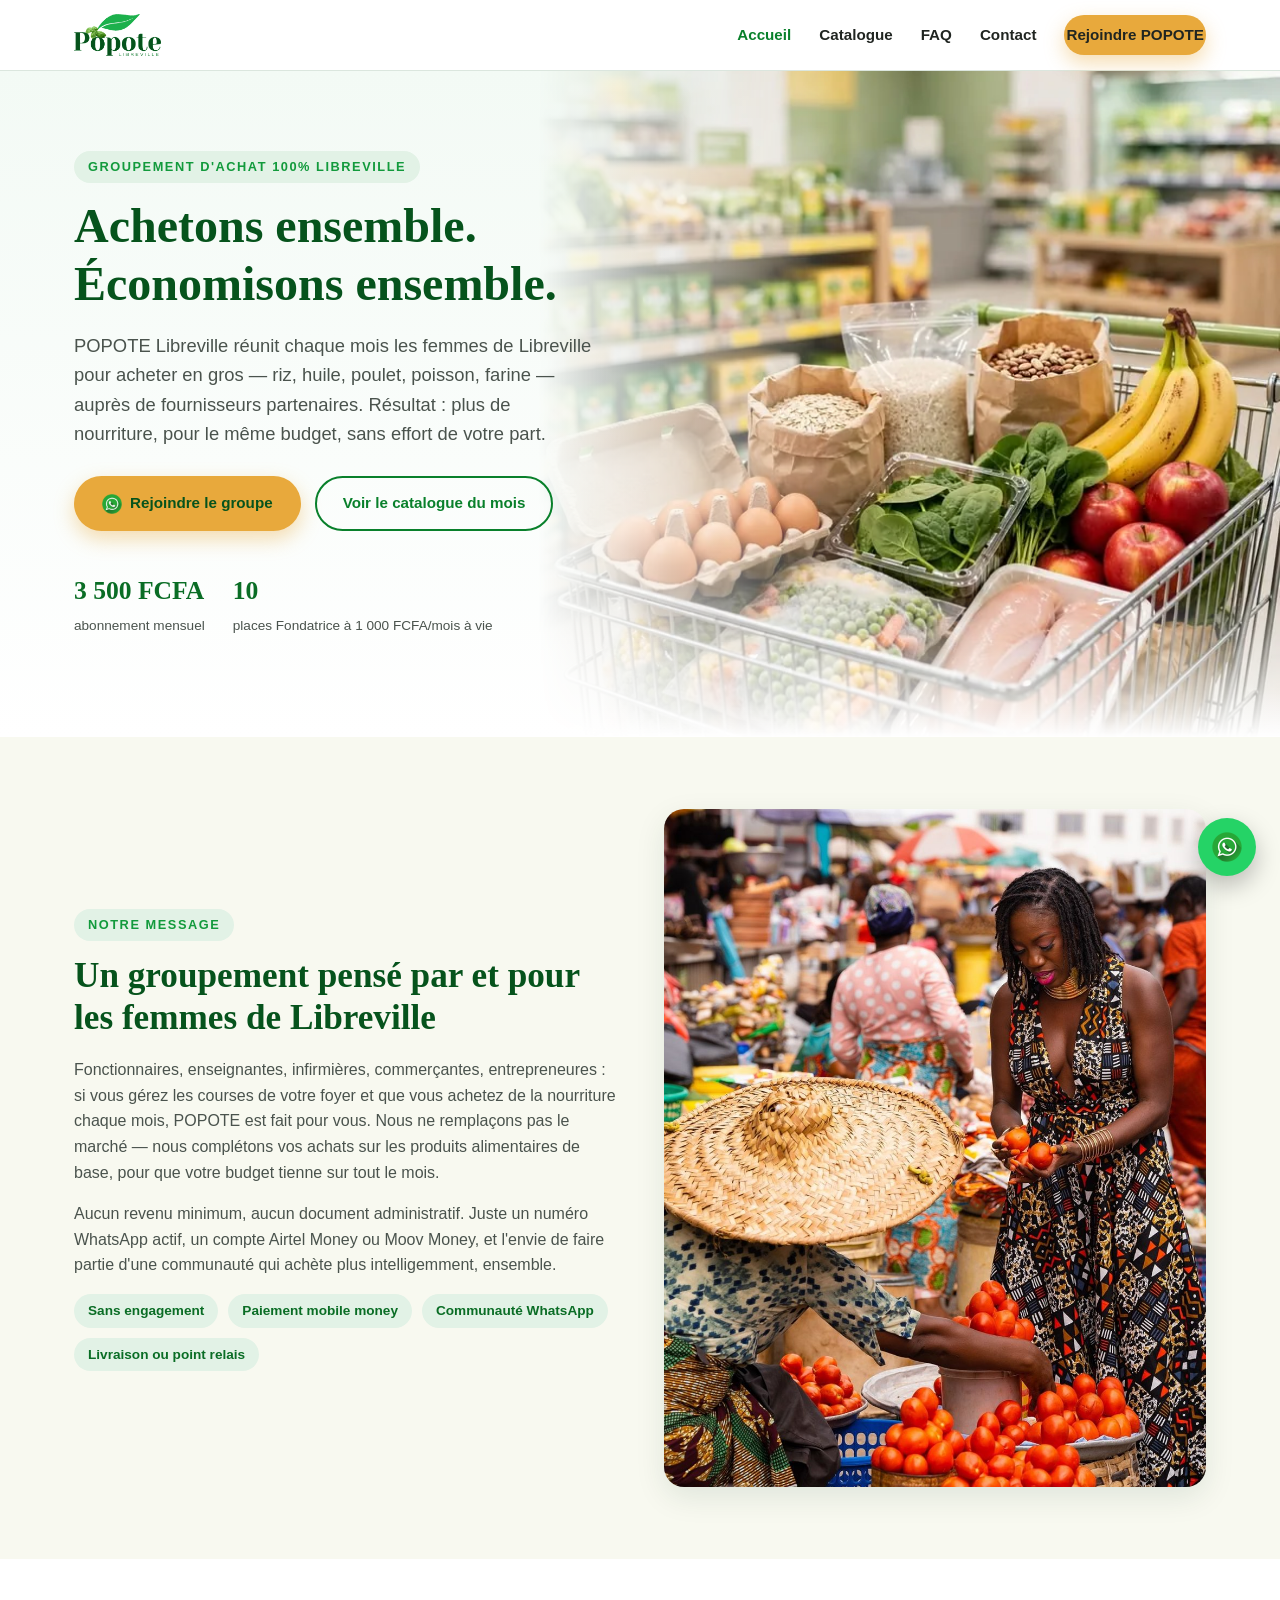
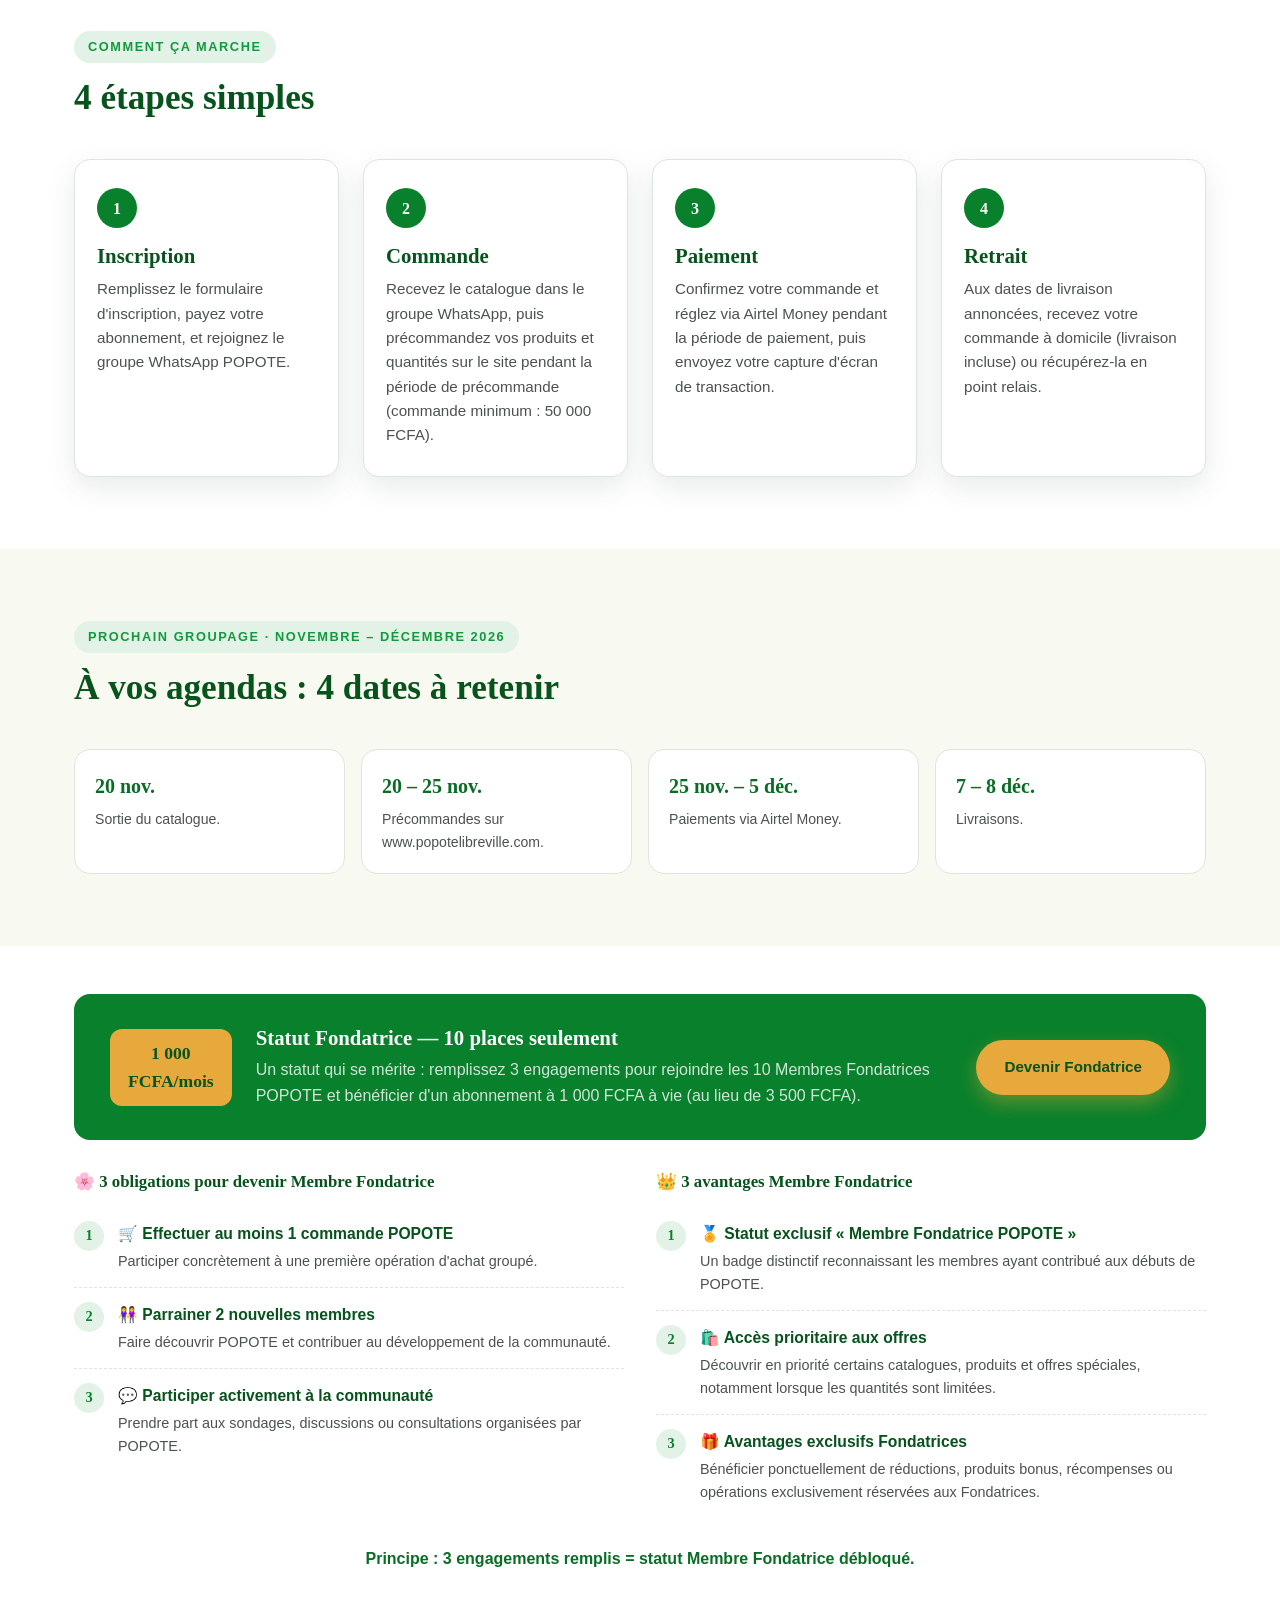
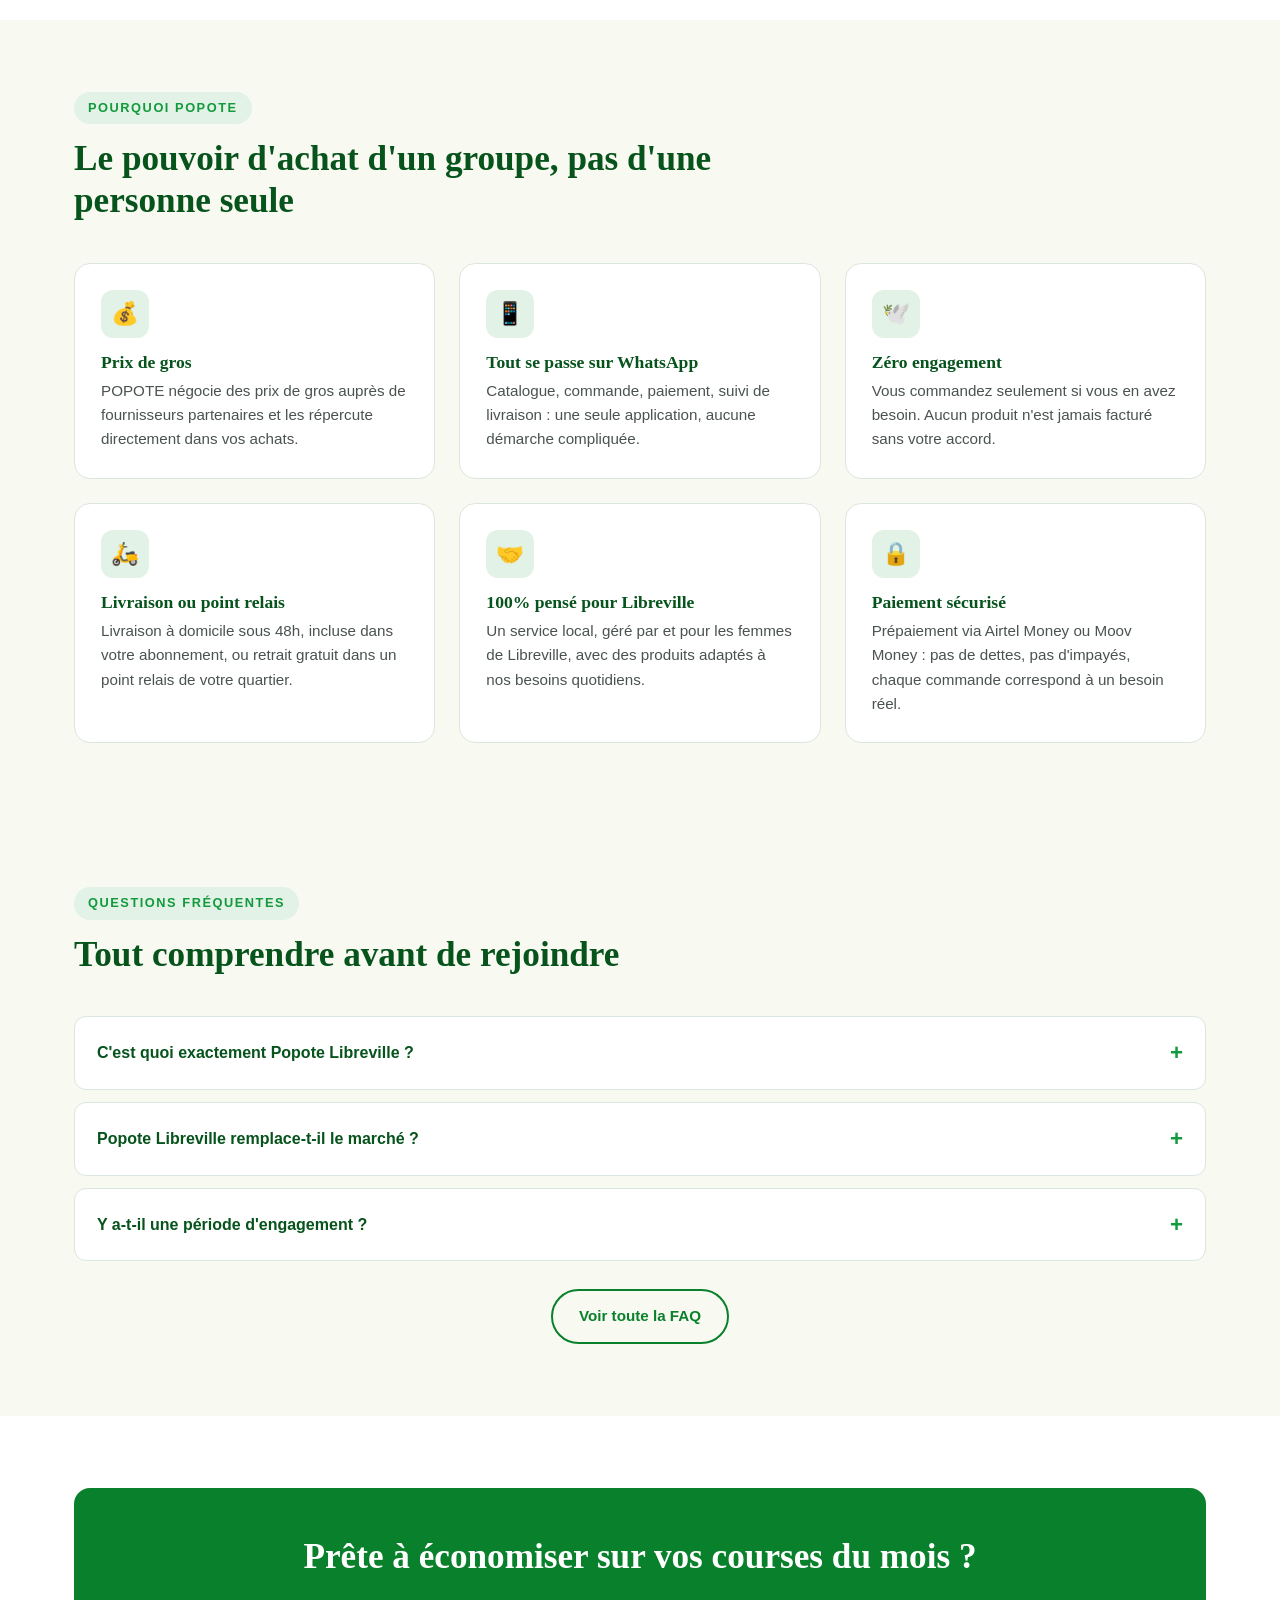
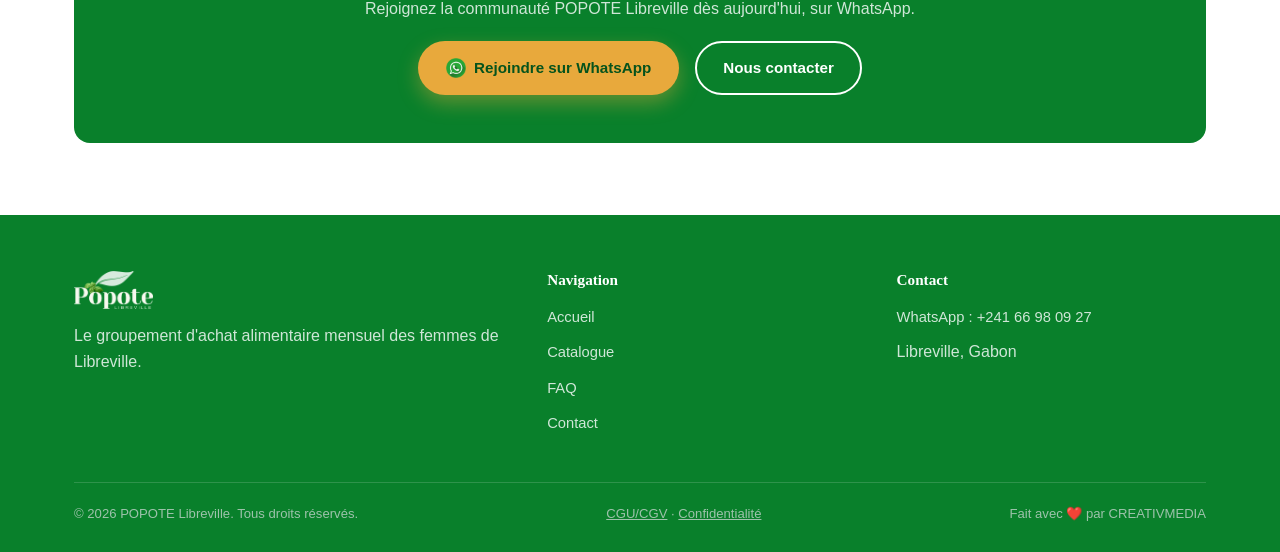
<file: index.html>
<!DOCTYPE html>
<html lang="fr">
<head>
<meta charset="UTF-8">
<meta name="viewport" content="width=device-width, initial-scale=1.0">
<title>POPOTE Libreville — Le groupement d'achat alimentaire des femmes de Libreville</title>
<meta name="description" content="POPOTE Libreville est un groupement d'achat alimentaire mensuel réservé aux femmes de Libreville. Achetez en gros, économisez, sans effort.">
<link rel="icon" href="data:image/svg+xml,%3Csvg xmlns='http://www.w3.org/2000/svg' viewBox='0 0 64 64'%3E%3Ccircle cx='32' cy='32' r='32' fill='%2306531c'/%3E%3Cpath d='M18 40 C18 24 34 14 50 12 C44 24 34 36 20 42 Z' fill='%231cb04c'/%3E%3C/svg%3E">
<link rel="stylesheet" href="assets/css/style.css?v=20261123">
</head>
<body>

<header class="site-header">
  <div class="container">
    <a href="index.html" class="logo" aria-label="POPOTE Libreville — accueil">
      <img src="assets/img/logo-header.png" alt="Popote Libreville" width="167" height="80">
    </a>

    <button class="nav-toggle" aria-label="Ouvrir le menu" aria-expanded="false">
      <span></span><span></span><span></span>
    </button>

    <nav class="nav">
      <a href="index.html" aria-current="page">Accueil</a>
      <a href="catalogue.html">Catalogue</a>
      <a href="faq.html">FAQ</a>
      <a href="contact.html">Contact</a>
      <a href="https://chat.whatsapp.com/FhwOE2wJzHiBa1dlqMgFWb?s=cl&amp;p=a&amp;mlu=1" class="btn btn-primary" target="_blank" rel="noopener">Rejoindre POPOTE</a>
    </nav>
  </div>
</header>

<main>

  <!-- HERO -->
  <section class="hero" role="img" aria-label="Caddie rempli de produits alimentaires : œufs, riz, légumes, fruits et poulet">
    <div class="container">
      <div>
        <span class="eyebrow">Groupement d'achat 100% Libreville</span>
        <h1>Achetons ensemble.<br>Économisons ensemble.</h1>
        <p class="hero-lead">POPOTE Libreville réunit chaque mois les femmes de Libreville pour acheter en gros — riz, huile, poulet, poisson, farine — auprès de fournisseurs partenaires. Résultat : plus de nourriture, pour le même budget, sans effort de votre part.</p>
        <div class="hero-actions">
          <a href="https://chat.whatsapp.com/FhwOE2wJzHiBa1dlqMgFWb?s=cl&amp;p=a&amp;mlu=1" class="btn btn-primary" target="_blank" rel="noopener">
            <img src="assets/img/whatsapp-icon.png" alt="" aria-hidden="true"> Rejoindre le groupe
          </a>
          <a href="catalogue.html" class="btn btn-outline-green">Voir le catalogue du mois</a>
        </div>
        <div class="hero-stats">
          <div><strong>3 500 FCFA</strong><span>abonnement mensuel</span></div>
          <div><strong>10</strong><span>places Fondatrice à 1 000 FCFA/mois à vie</span></div>
        </div>
      </div>
    </div>
  </section>

  <!-- MESSAGE COMMUNAUTE -->
  <section class="bg-cream">
    <div class="container two-col">
      <div>
        <span class="eyebrow">Notre message</span>
        <h2>Un groupement pensé par et pour les femmes de Libreville</h2>
        <p>Fonctionnaires, enseignantes, infirmières, commerçantes, entrepreneures : si vous gérez les courses de votre foyer et que vous achetez de la nourriture chaque mois, POPOTE est fait pour vous. Nous ne remplaçons pas le marché — nous complétons vos achats sur les produits alimentaires de base, pour que votre budget tienne sur tout le mois.</p>
        <p>Aucun revenu minimum, aucun document administratif. Juste un numéro WhatsApp actif, un compte Airtel Money ou Moov Money, et l'envie de faire partie d'une communauté qui achète plus intelligemment, ensemble.</p>
        <div class="tag-list">
          <span>Sans engagement</span>
          <span>Paiement mobile money</span>
          <span>Communauté WhatsApp</span>
          <span>Livraison ou point relais</span>
        </div>
      </div>
      <div>
        <img src="assets/img/hero-marche.jpg" alt="Scène de marché à Libreville, au cœur de l'inspiration POPOTE" style="border-radius: 20px; box-shadow: var(--shadow);">
      </div>
    </div>
  </section>

  <!-- COMMENT CA MARCHE -->
  <section>
    <div class="container">
      <div class="section-head">
        <span class="eyebrow">Comment ça marche</span>
        <h2>4 étapes simples</h2>
      </div>
      <div class="steps-grid">
        <div class="step-card">
          <div class="step-number">1</div>
          <h3>Inscription</h3>
          <p>Remplissez le formulaire d'inscription, payez votre abonnement, et rejoignez le groupe WhatsApp POPOTE.</p>
        </div>
        <div class="step-card">
          <div class="step-number">2</div>
          <h3>Commande</h3>
          <p>Recevez le catalogue dans le groupe WhatsApp, puis précommandez vos produits et quantités sur le site pendant la période de précommande (commande minimum : 50 000 FCFA).</p>
        </div>
        <div class="step-card">
          <div class="step-number">3</div>
          <h3>Paiement</h3>
          <p>Confirmez votre commande et réglez via Airtel Money pendant la période de paiement, puis envoyez votre capture d'écran de transaction.</p>
        </div>
        <div class="step-card">
          <div class="step-number">4</div>
          <h3>Retrait</h3>
          <p>Aux dates de livraison annoncées, recevez votre commande à domicile (livraison incluse) ou récupérez-la en point relais.</p>
        </div>
      </div>
    </div>
  </section>

  <!-- PROCHAIN GROUPAGE -->
  <section class="bg-cream">
    <div class="container">
      <div class="section-head">
        <span class="eyebrow">Prochain groupage · Novembre – Décembre 2026</span>
        <h2>À vos agendas : 4 dates à retenir</h2>
      </div>
      <div class="timeline timeline-4">
        <div class="timeline-item">
          <div class="day">20 nov.</div>
          <p>Sortie du catalogue.</p>
        </div>
        <div class="timeline-item">
          <div class="day">20 – 25 nov.</div>
          <p>Précommandes sur www.popotelibreville.com.</p>
        </div>
        <div class="timeline-item">
          <div class="day">25 nov. – 5 déc.</div>
          <p>Paiements via Airtel Money.</p>
        </div>
        <div class="timeline-item">
          <div class="day">7 – 8 déc.</div>
          <p>Livraisons.</p>
        </div>
      </div>
    </div>
  </section>

  <!-- STATUT FONDATRICE -->
  <section class="section-tight">
    <div class="container">
      <div class="founder-banner">
        <div class="badge">1 000<br>FCFA/mois</div>
        <div>
          <h3>Statut Fondatrice — 10 places seulement</h3>
          <p>Un statut qui se mérite : remplissez 3 engagements pour rejoindre les 10 Membres Fondatrices POPOTE et bénéficier d'un abonnement à 1 000 FCFA à vie (au lieu de 3 500 FCFA).</p>
        </div>
        <a href="https://wa.me/24166980927?text=Bonjour%2C%20je%20veux%20devenir%20membre%20Fondatrice%20POPOTE%20!" class="btn btn-primary" target="_blank" rel="noopener">Devenir Fondatrice</a>
      </div>

      <div class="founder-groups">
        <div class="founder-group">
          <h4>🌸 3 obligations pour devenir Membre Fondatrice</h4>
          <div class="founder-item">
            <div class="num">1</div>
            <div>
              <strong>🛒 Effectuer au moins 1 commande POPOTE</strong>
              <p>Participer concrètement à une première opération d'achat groupé.</p>
            </div>
          </div>
          <div class="founder-item">
            <div class="num">2</div>
            <div>
              <strong>👭 Parrainer 2 nouvelles membres</strong>
              <p>Faire découvrir POPOTE et contribuer au développement de la communauté.</p>
            </div>
          </div>
          <div class="founder-item">
            <div class="num">3</div>
            <div>
              <strong>💬 Participer activement à la communauté</strong>
              <p>Prendre part aux sondages, discussions ou consultations organisées par POPOTE.</p>
            </div>
          </div>
        </div>

        <div class="founder-group">
          <h4>👑 3 avantages Membre Fondatrice</h4>
          <div class="founder-item">
            <div class="num">1</div>
            <div>
              <strong>🏅 Statut exclusif « Membre Fondatrice POPOTE »</strong>
              <p>Un badge distinctif reconnaissant les membres ayant contribué aux débuts de POPOTE.</p>
            </div>
          </div>
          <div class="founder-item">
            <div class="num">2</div>
            <div>
              <strong>🛍️ Accès prioritaire aux offres</strong>
              <p>Découvrir en priorité certains catalogues, produits et offres spéciales, notamment lorsque les quantités sont limitées.</p>
            </div>
          </div>
          <div class="founder-item">
            <div class="num">3</div>
            <div>
              <strong>🎁 Avantages exclusifs Fondatrices</strong>
              <p>Bénéficier ponctuellement de réductions, produits bonus, récompenses ou opérations exclusivement réservées aux Fondatrices.</p>
            </div>
          </div>
        </div>
      </div>

      <p class="founder-principle">Principe : 3 engagements remplis = statut Membre Fondatrice débloqué.</p>
    </div>
  </section>

  <!-- AVANTAGES -->
  <section class="bg-cream">
    <div class="container">
      <div class="section-head">
        <span class="eyebrow">Pourquoi POPOTE</span>
        <h2>Le pouvoir d'achat d'un groupe, pas d'une personne seule</h2>
      </div>
      <div class="benefits-grid">
        <div class="benefit-card">
          <div class="benefit-icon">💰</div>
          <h3>Prix de gros</h3>
          <p>POPOTE négocie des prix de gros auprès de fournisseurs partenaires et les répercute directement dans vos achats.</p>
        </div>
        <div class="benefit-card">
          <div class="benefit-icon">📱</div>
          <h3>Tout se passe sur WhatsApp</h3>
          <p>Catalogue, commande, paiement, suivi de livraison : une seule application, aucune démarche compliquée.</p>
        </div>
        <div class="benefit-card">
          <div class="benefit-icon">🕊️</div>
          <h3>Zéro engagement</h3>
          <p>Vous commandez seulement si vous en avez besoin. Aucun produit n'est jamais facturé sans votre accord.</p>
        </div>
        <div class="benefit-card">
          <div class="benefit-icon">🛵</div>
          <h3>Livraison ou point relais</h3>
          <p>Livraison à domicile sous 48h, incluse dans votre abonnement, ou retrait gratuit dans un point relais de votre quartier.</p>
        </div>
        <div class="benefit-card">
          <div class="benefit-icon">🤝</div>
          <h3>100% pensé pour Libreville</h3>
          <p>Un service local, géré par et pour les femmes de Libreville, avec des produits adaptés à nos besoins quotidiens.</p>
        </div>
        <div class="benefit-card">
          <div class="benefit-icon">🔒</div>
          <h3>Paiement sécurisé</h3>
          <p>Prépaiement via Airtel Money ou Moov Money : pas de dettes, pas d'impayés, chaque commande correspond à un besoin réel.</p>
        </div>
      </div>
    </div>
  </section>

  <!-- FAQ PREVIEW -->
  <section class="bg-cream">
    <div class="container">
      <div class="section-head">
        <span class="eyebrow">Questions fréquentes</span>
        <h2>Tout comprendre avant de rejoindre</h2>
      </div>
      <details class="faq-item">
        <summary>C'est quoi exactement Popote Libreville ?</summary>
        <div class="faq-answer">POPOTE est un service de groupement d'achats alimentaires mensuel réservé aux femmes de Libreville. Chaque mois, les membres centralisent leurs commandes pour acheter en gros auprès de fournisseurs partenaires.</div>
      </details>
      <details class="faq-item">
        <summary>Popote Libreville remplace-t-il le marché ?</summary>
        <div class="faq-answer">Non. POPOTE complète vos achats sur les produits de base (riz, huile, volaille, poisson, farine...). Pour le quotidien, vous continuez à aller au marché comme d'habitude.</div>
      </details>
      <details class="faq-item">
        <summary>Y a-t-il une période d'engagement ?</summary>
        <div class="faq-answer">Aucun engagement. Vous pouvez arrêter à tout moment, sans pénalité ni explication.</div>
      </details>
      <div style="text-align:center; margin-top:28px;">
        <a href="faq.html" class="btn btn-outline-green">Voir toute la FAQ</a>
      </div>
    </div>
  </section>

  <!-- CTA FINAL -->
  <section>
    <div class="container">
      <div class="cta-band">
        <h2>Prête à économiser sur vos courses du mois ?</h2>
        <p>Rejoignez la communauté POPOTE Libreville dès aujourd'hui, sur WhatsApp.</p>
        <div class="btn-row">
          <a href="https://chat.whatsapp.com/FhwOE2wJzHiBa1dlqMgFWb?s=cl&amp;p=a&amp;mlu=1" class="btn btn-primary" target="_blank" rel="noopener">
            <img src="assets/img/whatsapp-icon.png" alt="" aria-hidden="true"> Rejoindre sur WhatsApp
          </a>
          <a href="contact.html" class="btn btn-outline">Nous contacter</a>
        </div>
      </div>
    </div>
  </section>

</main>

<footer class="site-footer">
  <div class="container">
    <div class="footer-grid">
      <div>
        <div class="footer-logo">
          <img src="assets/img/logo-footer.png" alt="Popote Libreville" width="167" height="80">
        </div>
        <p>Le groupement d'achat alimentaire mensuel des femmes de Libreville.</p>
      </div>
      <div>
        <h4>Navigation</h4>
        <ul>
          <li><a href="index.html">Accueil</a></li>
          <li><a href="catalogue.html">Catalogue</a></li>
          <li><a href="faq.html">FAQ</a></li>
          <li><a href="contact.html">Contact</a></li>
        </ul>
      </div>
      <div>
        <h4>Contact</h4>
        <ul>
          <li><a href="https://wa.me/24166980927" target="_blank" rel="noopener">WhatsApp : +241 66 98 09 27</a></li>
          <li>Libreville, Gabon</li>
        </ul>
      </div>
    </div>
    <div class="footer-bottom">
      <span>© <span id="year"></span> POPOTE Libreville. Tous droits réservés.</span>
      <span><a href="cgu.html">CGU/CGV</a> · <a href="confidentialite.html">Confidentialité</a></span>
      <span>Fait avec ❤️ par CREATIVMEDIA</span>
    </div>
  </div>
</footer>

<a href="https://wa.me/24166980927?text=Bonjour%20POPOTE%20!" class="wa-float" target="_blank" rel="noopener" aria-label="Contacter POPOTE sur WhatsApp">
  <img src="assets/img/whatsapp-icon.png" alt="">
</a>

<script src="assets/js/main.js?v=20261123"></script>
</body>
</html>
</file>
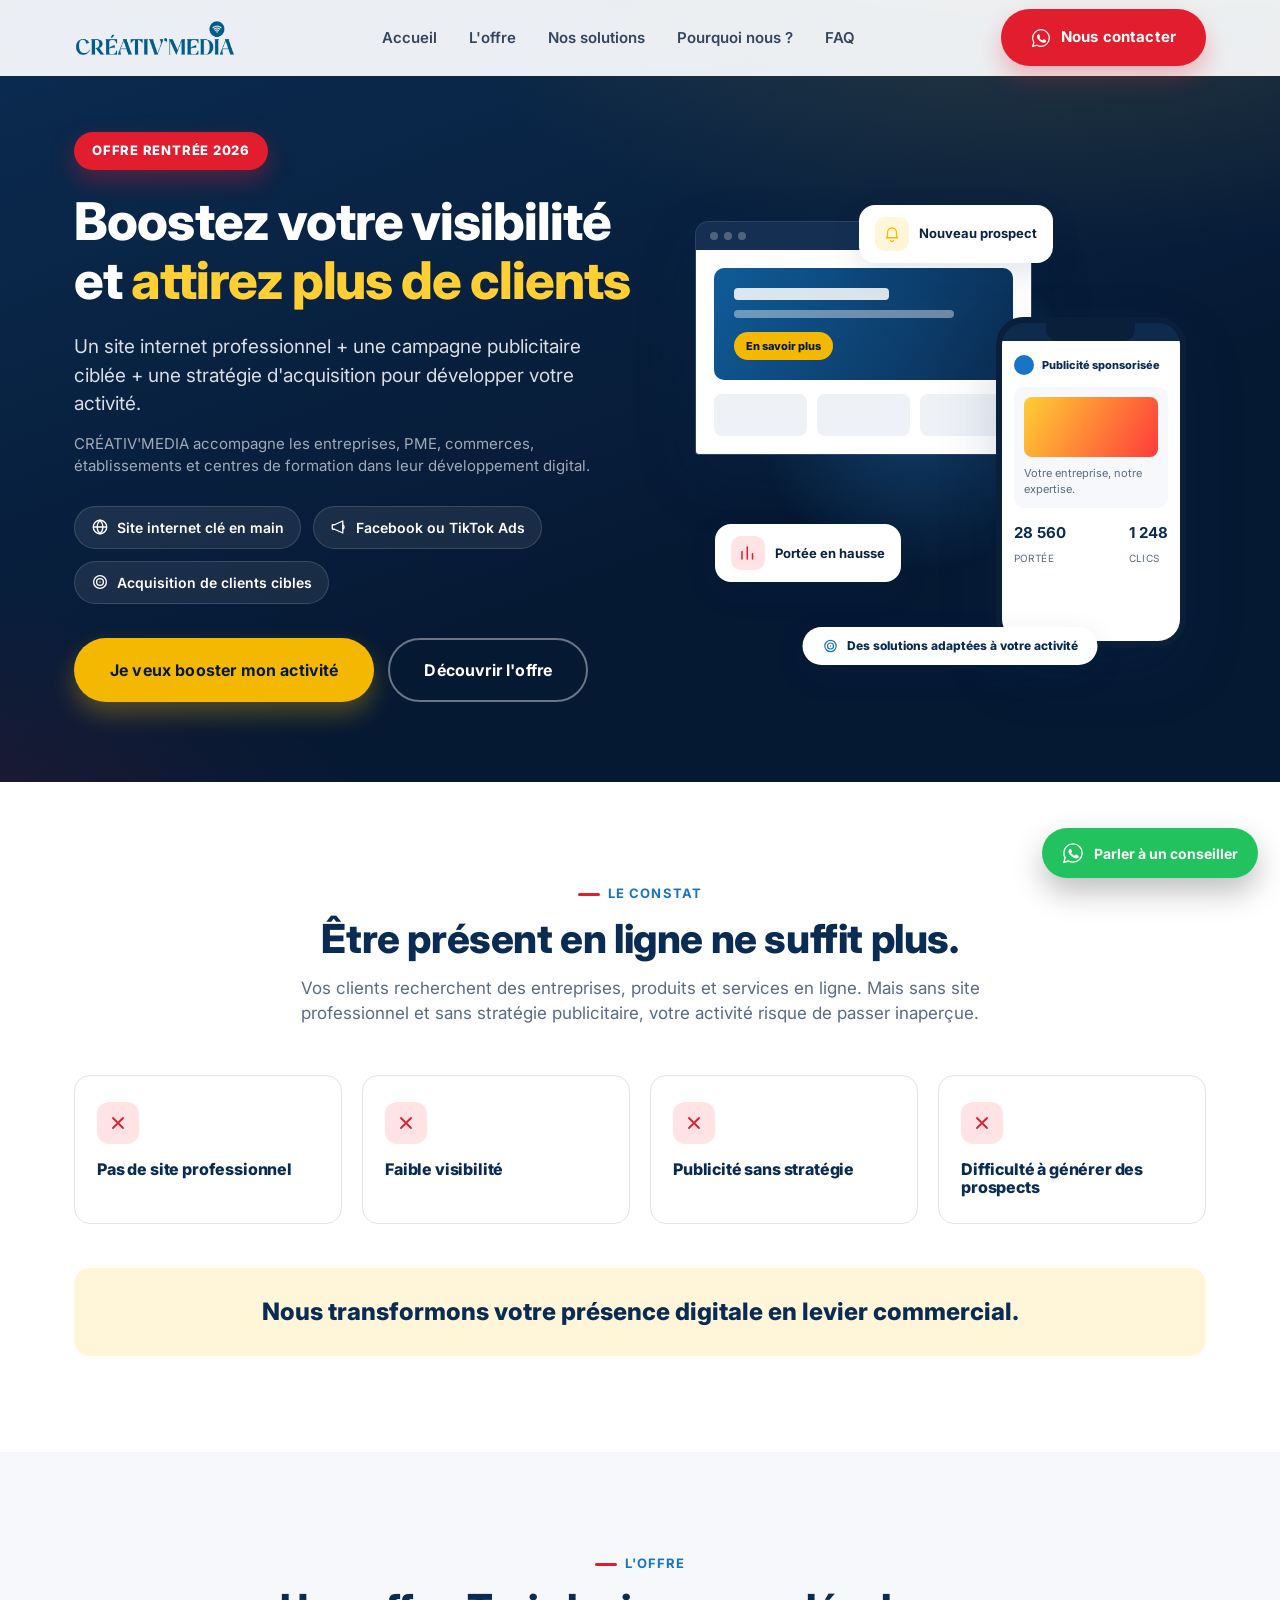
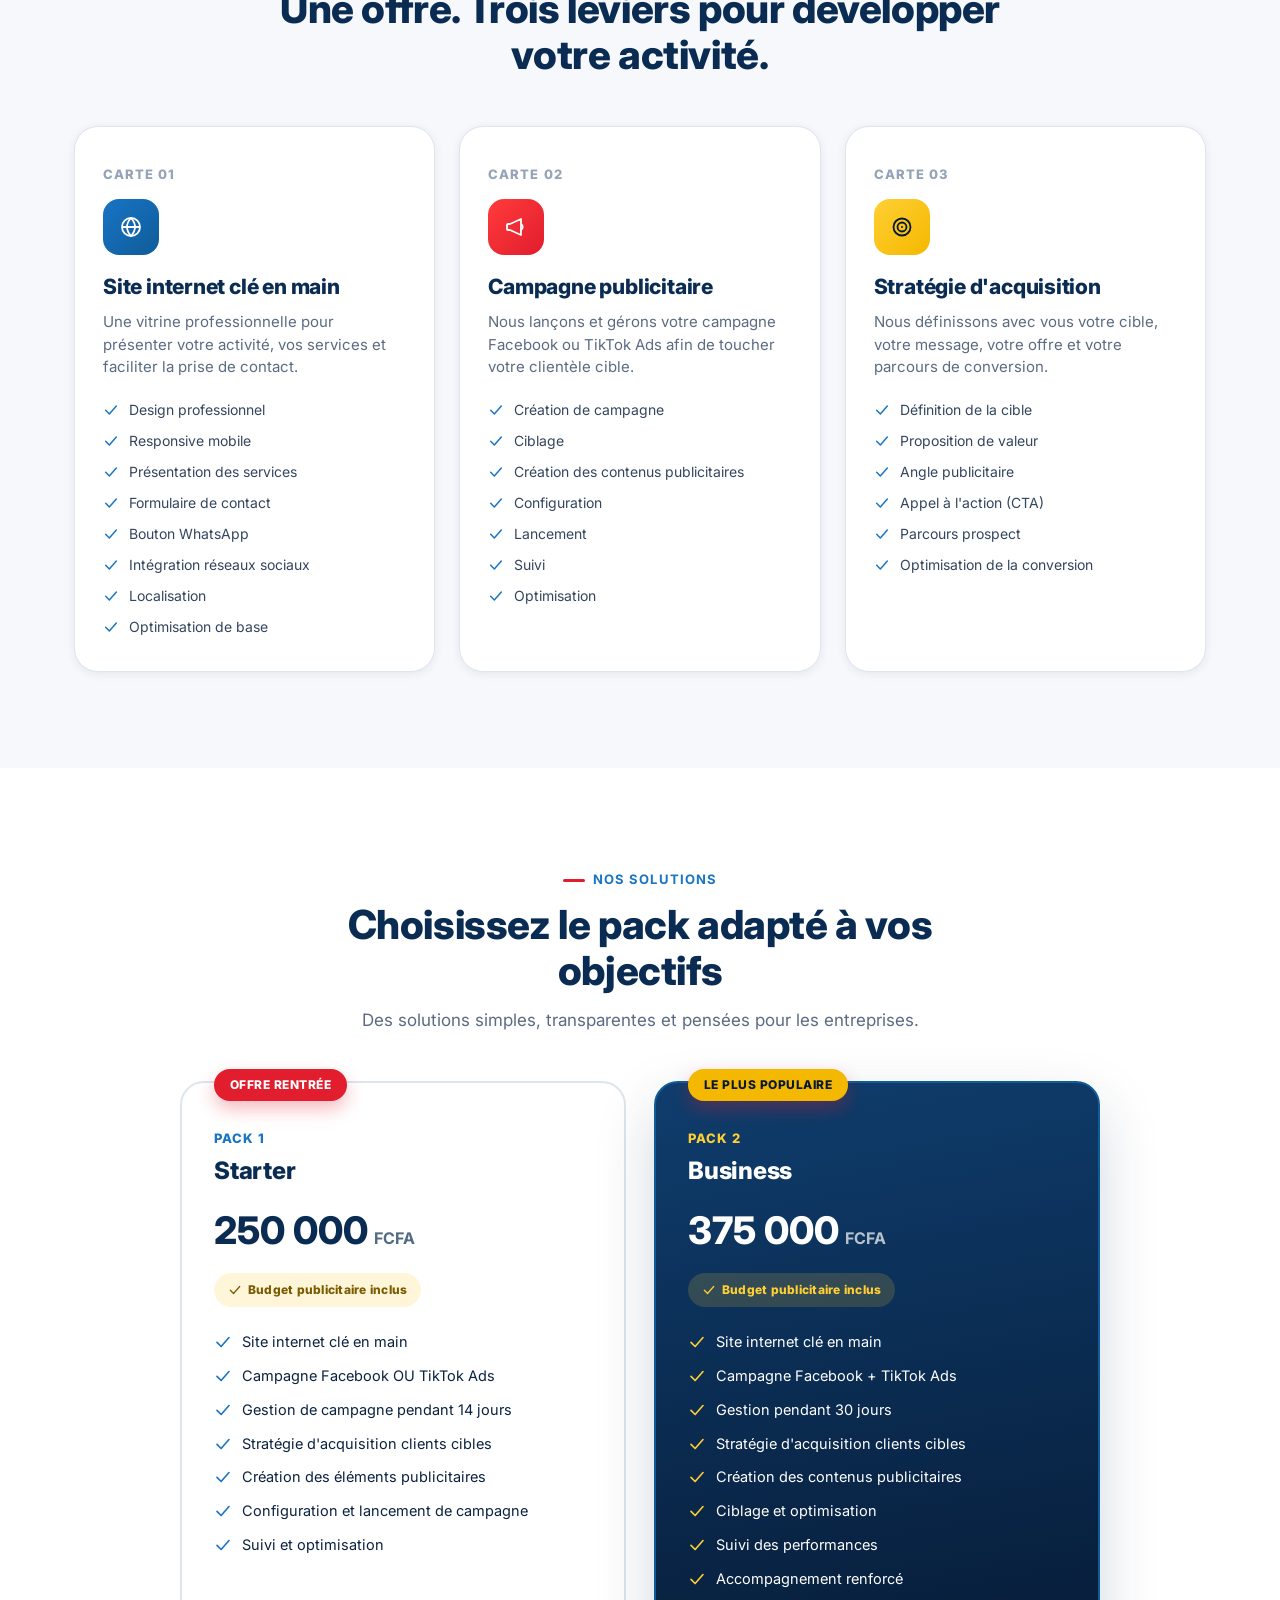
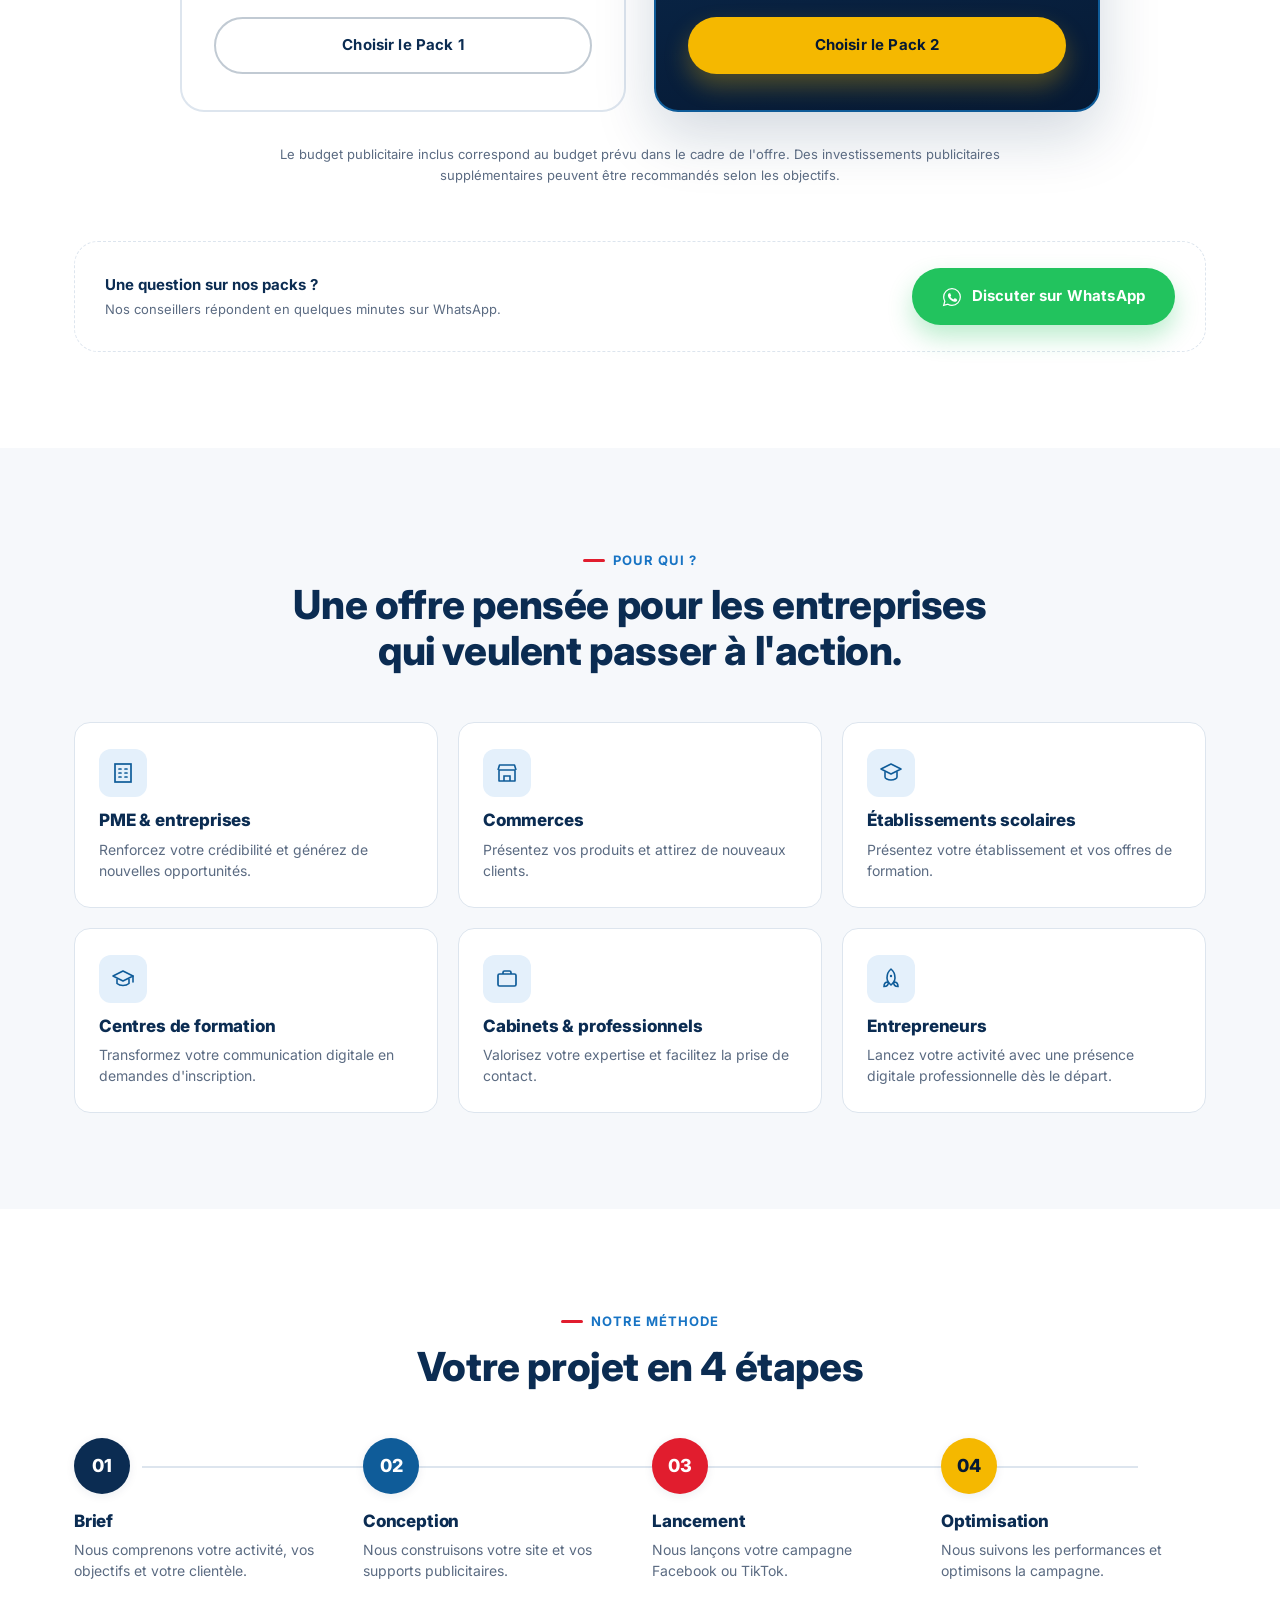
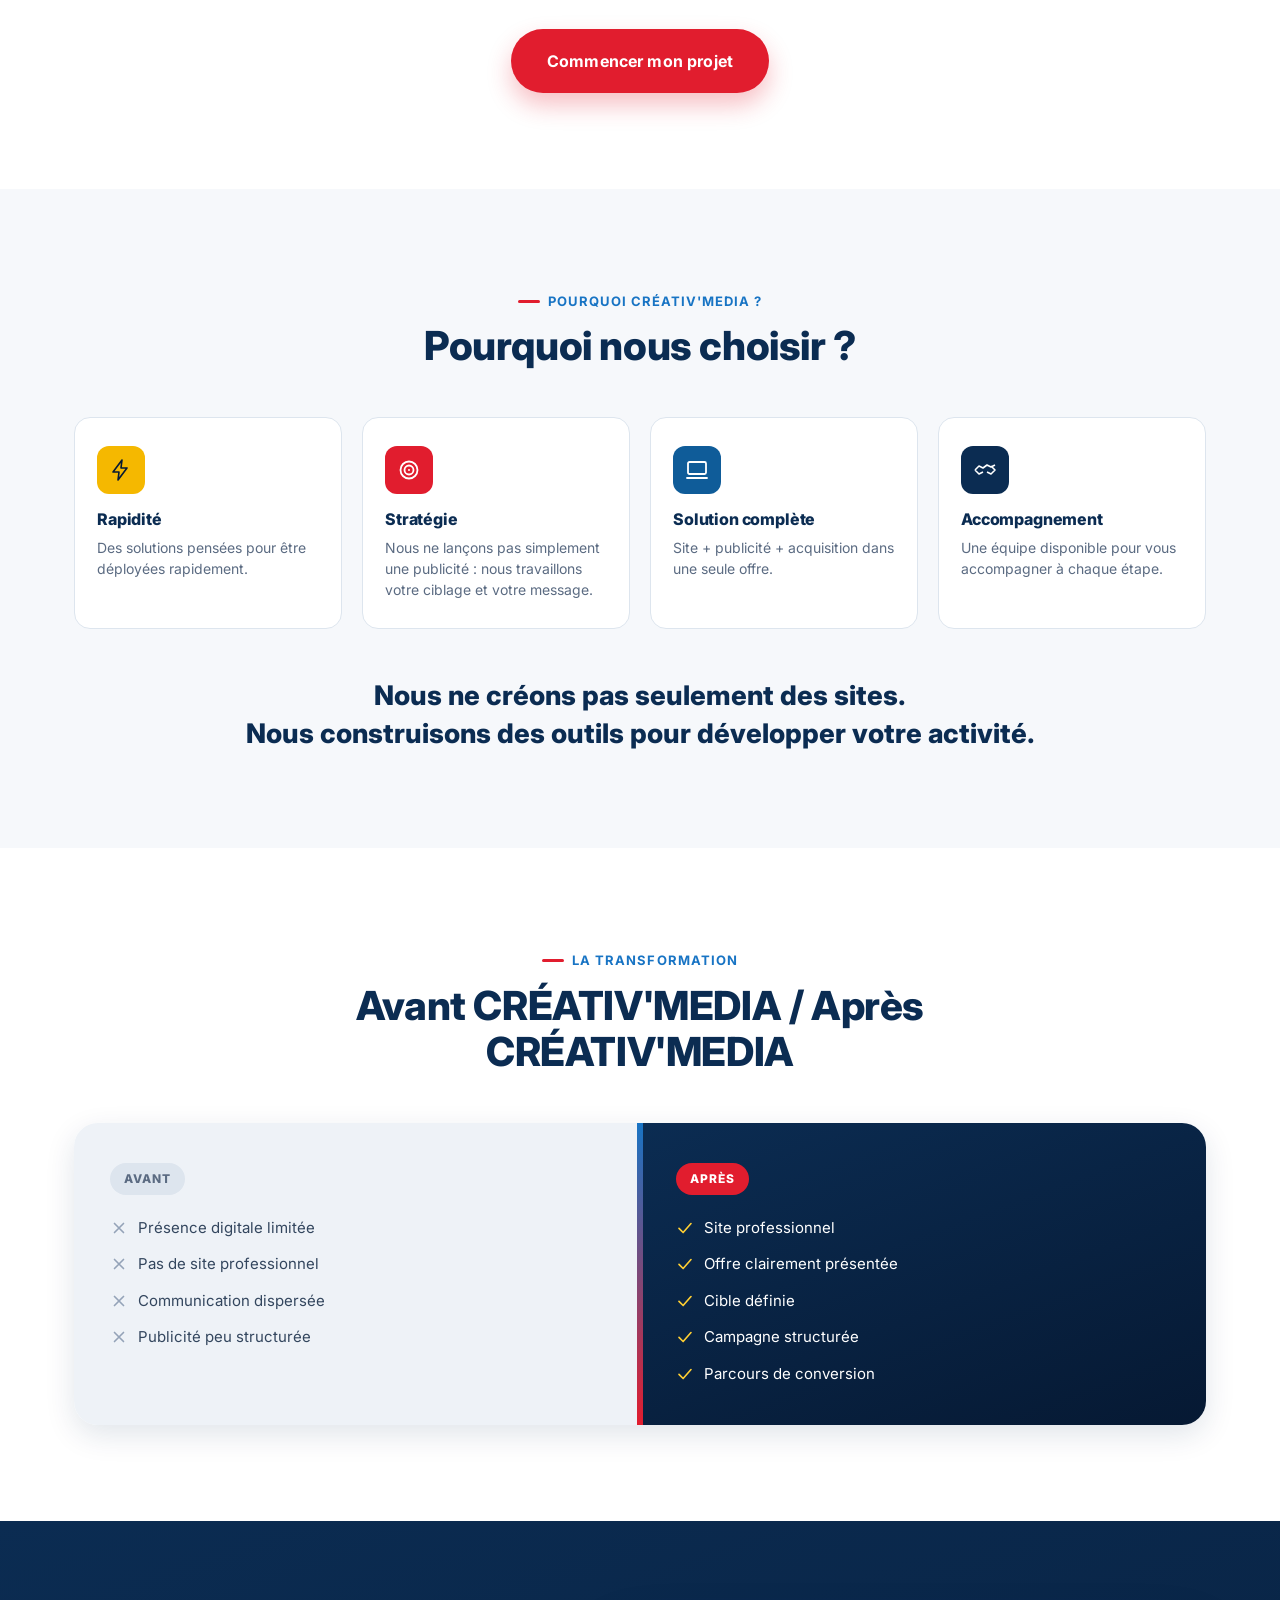
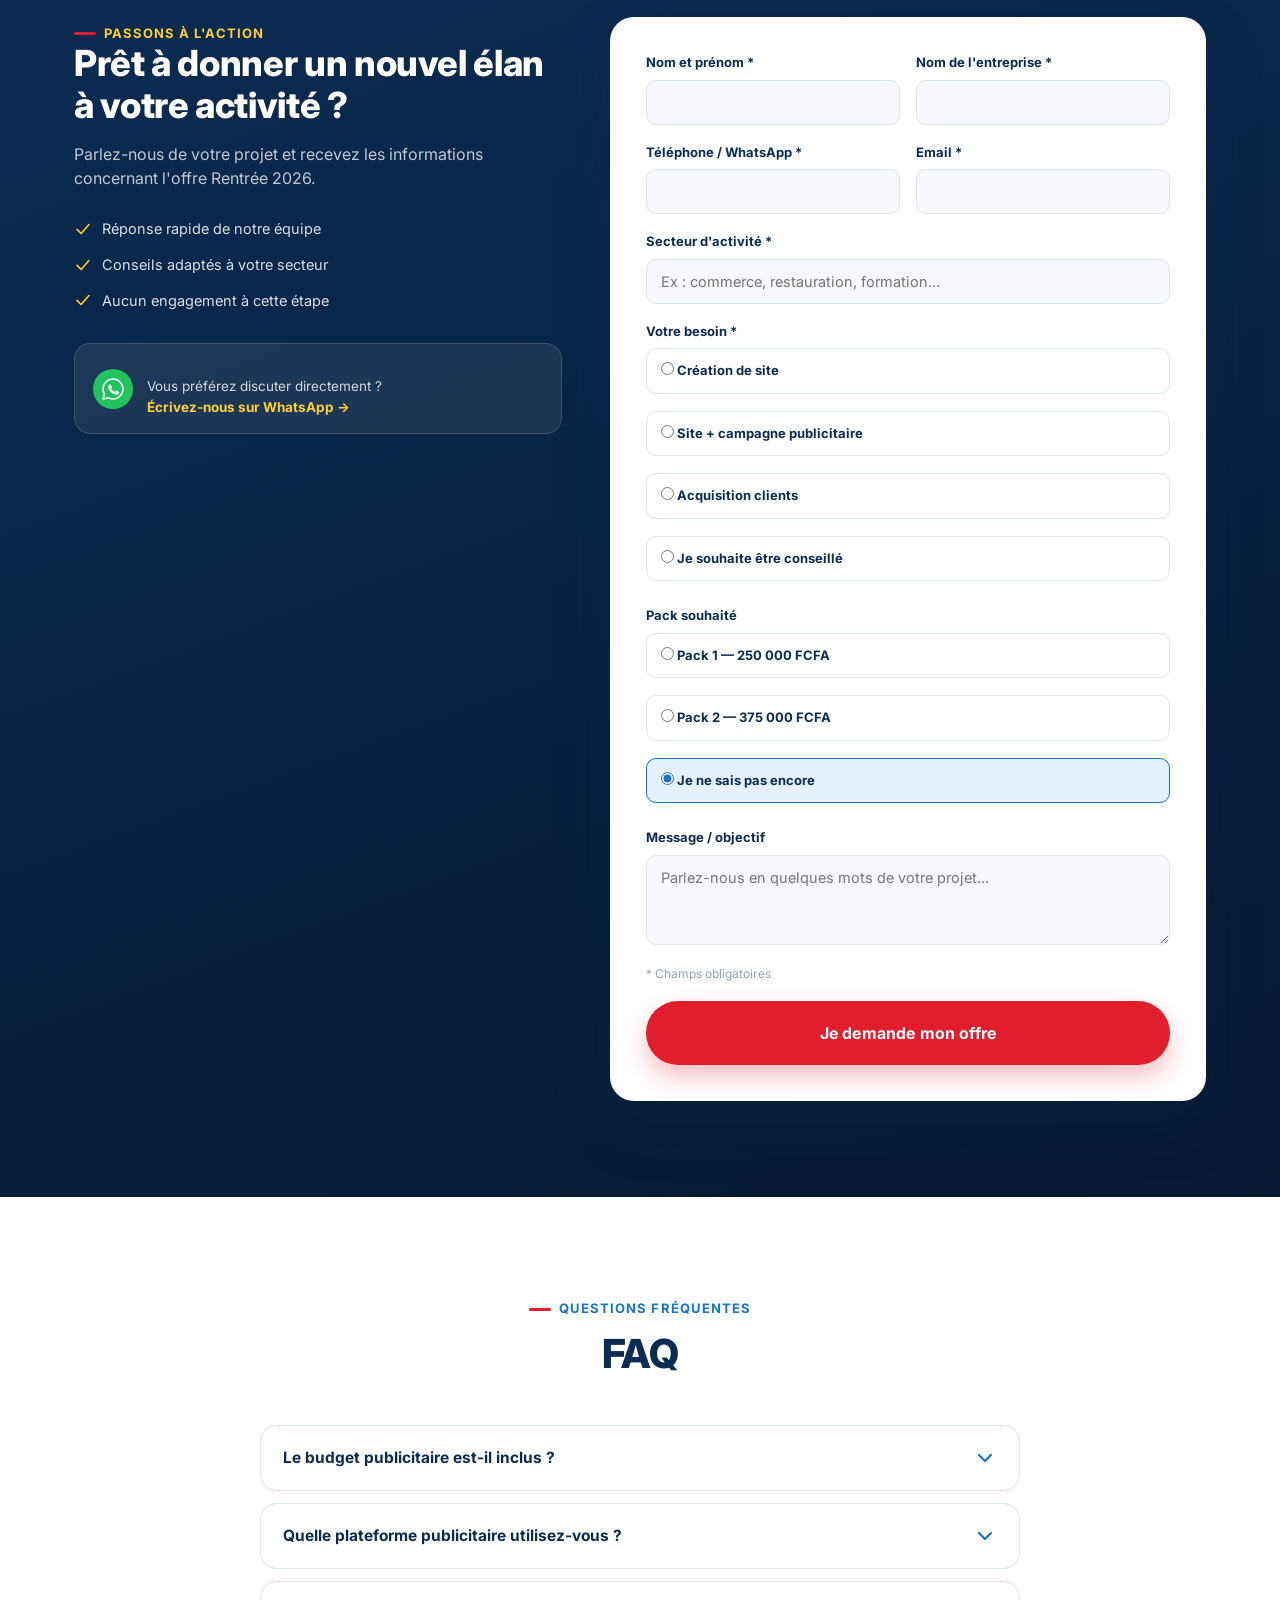
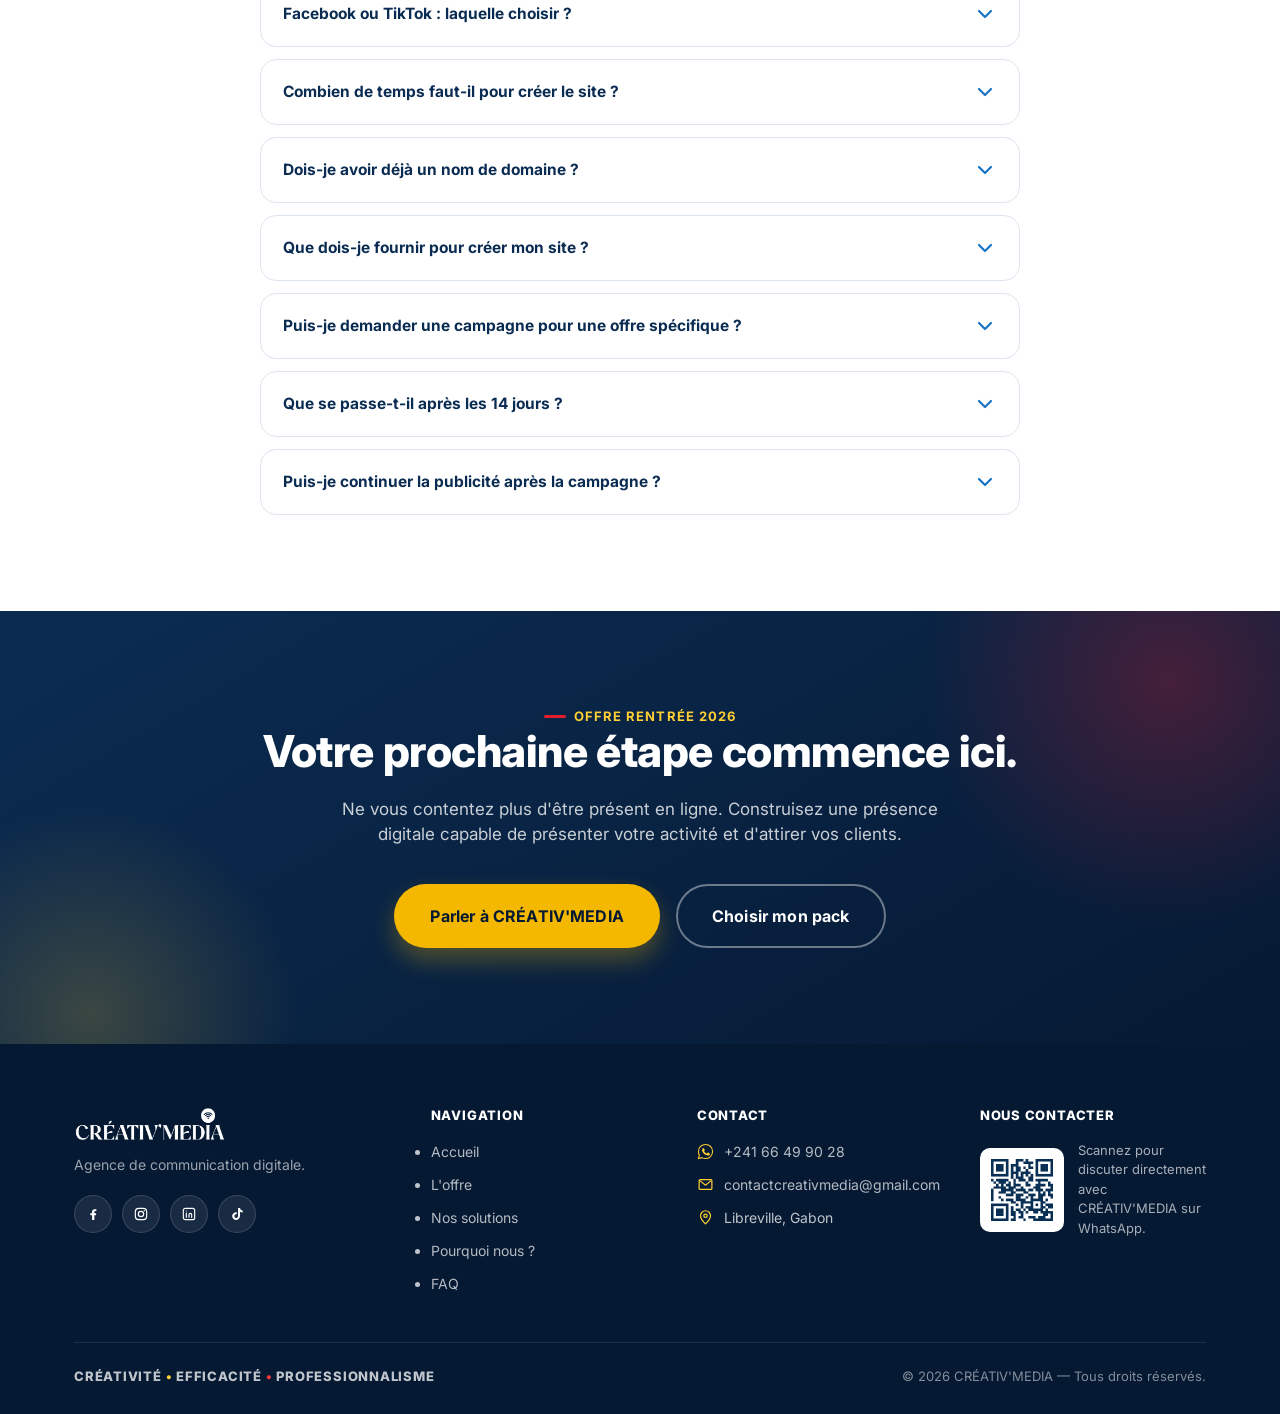
<file: creativmedia/index.html>
<!DOCTYPE html>
<html lang="fr">
<head>
<meta charset="UTF-8">
<script>document.documentElement.classList.add('js');</script>
<meta name="viewport" content="width=device-width, initial-scale=1">
<title>CRÉATIV'MEDIA — Site internet + Publicité Facebook/TikTok Ads | Offre Rentrée 2026</title>
<meta name="description" content="CRÉATIV'MEDIA accompagne les entreprises, commerces et établissements du Gabon avec un site internet clé en main, une campagne publicitaire Facebook ou TikTok Ads et une stratégie d'acquisition de clients. Offre spéciale Rentrée 2026.">
<meta name="theme-color" content="#0b2c52">
<link rel="icon" type="image/png" href="assets/img/favicon.png">
<link rel="apple-touch-icon" href="assets/img/favicon.png">

<meta property="og:type" content="website">
<meta property="og:title" content="CRÉATIV'MEDIA — Boostez votre visibilité et attirez plus de clients">
<meta property="og:description" content="Site internet clé en main + campagne Facebook/TikTok Ads + stratégie d'acquisition. Offre spéciale Rentrée 2026.">
<meta property="og:image" content="assets/img/logo.png">
<meta name="twitter:card" content="summary">

<link rel="preconnect" href="https://fonts.googleapis.com">
<link rel="preconnect" href="https://fonts.gstatic.com" crossorigin>
<link href="https://fonts.googleapis.com/css2?family=Inter:wght@400;600;700;800&display=swap" rel="stylesheet">
<link rel="stylesheet" href="assets/css/style.css">
</head>
<body>
<a class="skip-link" href="#contenu">Aller au contenu</a>

<!-- Icon sprite -->
<svg class="visually-hidden" width="0" height="0" aria-hidden="true">
  <defs>
    <symbol id="i-globe" viewBox="0 0 24 24"><circle cx="12" cy="12" r="9" stroke-width="1.8"/><path d="M3 12h18M12 3c2.5 2.7 4 6 4 9s-1.5 6.3-4 9c-2.5-2.7-4-6-4-9s1.5-6.3 4-9Z" stroke-width="1.8"/></symbol>
    <symbol id="i-megaphone" viewBox="0 0 24 24"><path d="M3 10v4a1 1 0 0 0 1 1h2l11 5V4L6 9H4a1 1 0 0 0-1 1Z" stroke-width="1.8" stroke-linejoin="round"/><path d="M17 9a3.5 3.5 0 0 1 0 6" stroke-width="1.8"/></symbol>
    <symbol id="i-target" viewBox="0 0 24 24"><circle cx="12" cy="12" r="8.5" stroke-width="1.8"/><circle cx="12" cy="12" r="4.5" stroke-width="1.8"/><circle cx="12" cy="12" r="1" fill="currentColor" stroke="none"/></symbol>
    <symbol id="i-check" viewBox="0 0 24 24"><path d="M4 12.5 9.5 18 20 6" stroke-width="2.2" stroke-linecap="round" stroke-linejoin="round"/></symbol>
    <symbol id="i-cross" viewBox="0 0 24 24"><path d="M6 6l12 12M18 6 6 18" stroke-width="2.2" stroke-linecap="round"/></symbol>
    <symbol id="i-bolt" viewBox="0 0 24 24"><path d="M13 2 4 14h6l-1 8 9-12h-6l1-8Z" stroke-width="1.6" stroke-linejoin="round"/></symbol>
    <symbol id="i-laptop" viewBox="0 0 24 24"><rect x="3" y="4" width="18" height="12" rx="1.5" stroke-width="1.8"/><path d="M2 20h20" stroke-width="1.8" stroke-linecap="round"/></symbol>
    <symbol id="i-handshake" viewBox="0 0 24 24"><path d="M2 12l4-4 4 2 4-3 4 2 4-2M2 12l4 4 4-2M18 8l4 4-4 4-4-2" stroke-width="1.6" stroke-linejoin="round"/></symbol>
    <symbol id="i-arrow-right" viewBox="0 0 24 24"><path d="M5 12h14M13 6l6 6-6 6" stroke-width="2" stroke-linecap="round" stroke-linejoin="round"/></symbol>
    <symbol id="i-chevron-down" viewBox="0 0 24 24"><path d="M6 9l6 6 6-6" stroke-width="2.2" stroke-linecap="round" stroke-linejoin="round"/></symbol>
    <symbol id="i-menu" viewBox="0 0 24 24"><path d="M4 7h16M4 12h16M4 17h16" stroke-width="2" stroke-linecap="round"/></symbol>
    <symbol id="i-close" viewBox="0 0 24 24"><path d="M6 6l12 12M18 6 6 18" stroke-width="2" stroke-linecap="round"/></symbol>
    <symbol id="i-whatsapp" viewBox="0 0 24 24"><path fill="currentColor" stroke="none" d="M17.5 14.4c-.3-.1-1.6-.8-1.9-.9-.2-.1-.4-.1-.6.1-.2.2-.6.9-.8 1.1-.1.2-.3.2-.5.1-1.4-.6-2.6-1.5-3.5-2.9-.1-.2-.1-.4.1-.6.2-.2.4-.4.6-.7.1-.2.1-.4 0-.6-.1-.2-.7-1.6-.9-2.1-.2-.5-.4-.4-.6-.4-.2 0-.4 0-.6 0-.2 0-.5.1-.7.3-.3.3-1 1-1 2.3 0 1.4 1 2.7 1.1 2.9.1.2 1.9 3 4.7 4.1 2.3.9 2.8.7 3.3.7.5-.1 1.6-.7 1.8-1.3.2-.6.2-1.2.2-1.3-.1-.1-.3-.2-.6-.3Z"/><path d="M12 2C6.5 2 2 6.5 2 12c0 1.9.5 3.6 1.4 5.1L2 22l5.1-1.3C8.6 21.6 10.3 22 12 22c5.5 0 10-4.5 10-10S17.5 2 12 2Z" stroke-width="1.5"/></symbol>
    <symbol id="i-building" viewBox="0 0 24 24"><rect x="4" y="3" width="16" height="18" stroke-width="1.7"/><path d="M8 8h2M14 8h2M8 12h2M14 12h2M8 16h2M14 16h2" stroke-width="1.7" stroke-linecap="round"/></symbol>
    <symbol id="i-shop" viewBox="0 0 24 24"><path d="M3 9l1.5-5h15L21 9M4 9v11h16V9M4 9h16" stroke-width="1.6" stroke-linejoin="round"/><path d="M9 20v-5h6v5" stroke-width="1.6"/></symbol>
    <symbol id="i-school" viewBox="0 0 24 24"><path d="M12 3 2 8l10 5 10-5-10-5Z" stroke-width="1.6" stroke-linejoin="round"/><path d="M6 10.5V16c0 1.5 2.7 3 6 3s6-1.5 6-3v-5.5" stroke-width="1.6"/></symbol>
    <symbol id="i-graduation" viewBox="0 0 24 24"><path d="M12 4 2 9l10 5 10-5-10-5Z" stroke-width="1.6" stroke-linejoin="round"/><path d="M6 12v4.5c1.5 1.3 3.8 2 6 2s4.5-.7 6-2V12" stroke-width="1.6"/><path d="M22 9v6" stroke-width="1.6" stroke-linecap="round"/></symbol>
    <symbol id="i-briefcase" viewBox="0 0 24 24"><rect x="3" y="7" width="18" height="12" rx="1.5" stroke-width="1.7"/><path d="M8 7V5.5A1.5 1.5 0 0 1 9.5 4h5A1.5 1.5 0 0 1 16 5.5V7" stroke-width="1.7"/></symbol>
    <symbol id="i-rocket" viewBox="0 0 24 24"><path d="M12 2c2.5 2 4 5.5 4 9 0 2-1 4-2 5l-2 2-2-2c-1-1-2-3-2-5 0-3.5 1.5-7 4-9Z" stroke-width="1.6" stroke-linejoin="round"/><path d="M9 15c-2 0-4 1.5-4 4.5 3 0 4.5-2 4.5-4.5M15 15c2 0 4 1.5 4 4.5-3 0-4.5-2-4.5-4.5" stroke-width="1.6"/><circle cx="12" cy="9" r="1.2" fill="currentColor" stroke="none"/></symbol>
    <symbol id="i-mail" viewBox="0 0 24 24"><rect x="3" y="5" width="18" height="14" rx="1.5" stroke-width="1.7"/><path d="M4 6.5 12 13l8-6.5" stroke-width="1.7"/></symbol>
    <symbol id="i-map-pin" viewBox="0 0 24 24"><path d="M12 21s7-6.5 7-11.5a7 7 0 1 0-14 0C5 14.5 12 21 12 21Z" stroke-width="1.7"/><circle cx="12" cy="9.5" r="2.4" stroke-width="1.7"/></symbol>
    <symbol id="i-phone" viewBox="0 0 24 24"><path d="M6.5 3h3l1.5 5-2 1.5a12 12 0 0 0 5.5 5.5L16 13l5 1.5v3a2 2 0 0 1-2 2A16 16 0 0 1 4.5 5a2 2 0 0 1 2-2Z" stroke-width="1.6" stroke-linejoin="round"/></symbol>
    <symbol id="i-facebook" viewBox="0 0 24 24"><path fill="currentColor" stroke="none" d="M14 21v-7h2.4l.4-3H14V9c0-.9.3-1.5 1.7-1.5H17V4.8c-.3 0-1.3-.1-2.4-.1-2.4 0-4 1.5-4 4.1V11H8v3h2.6v7H14Z"/></symbol>
    <symbol id="i-instagram" viewBox="0 0 24 24"><rect x="3.5" y="3.5" width="17" height="17" rx="5" stroke-width="1.7"/><circle cx="12" cy="12" r="4" stroke-width="1.7"/><circle cx="17" cy="7" r="1" fill="currentColor" stroke="none"/></symbol>
    <symbol id="i-linkedin" viewBox="0 0 24 24"><rect x="3.5" y="3.5" width="17" height="17" rx="3" stroke-width="1.7"/><path d="M8 10.5V17M8 7.5v.01M12 17v-4c0-1.2.8-2 2-2s2 .8 2 2v4M12 13v4" stroke-width="1.7" stroke-linecap="round"/></symbol>
    <symbol id="i-tiktok" viewBox="0 0 24 24"><path fill="currentColor" stroke="none" d="M16.5 3c.4 2.2 1.8 3.6 4 3.9v3c-1.5 0-2.9-.4-4-1.2v6.4c0 3.3-2.7 5.9-5.9 5.9S4.7 18.4 4.7 15.1s2.7-5.9 5.9-5.9c.3 0 .6 0 1 .1v3.1a2.8 2.8 0 1 0 2 2.7V3h2.9Z"/></symbol>
    <symbol id="i-refresh" viewBox="0 0 24 24"><path d="M4 12a8 8 0 0 1 13.7-5.7L20 8M4 12a8 8 0 0 0 13.7 5.7L20 16M20 4v4h-4M4 20v-4h4" stroke-width="1.7" stroke-linecap="round" stroke-linejoin="round"/></symbol>
    <symbol id="i-chart" viewBox="0 0 24 24"><path d="M4 20V10M11 20V4M18 20v-7" stroke-width="2" stroke-linecap="round"/></symbol>
    <symbol id="i-bell" viewBox="0 0 24 24"><path d="M6 10a6 6 0 0 1 12 0v4l1.5 3h-15L6 14v-4Z" stroke-width="1.7" stroke-linejoin="round"/><path d="M10 20a2 2 0 0 0 4 0" stroke-width="1.7"/></symbol>
    <symbol id="i-qr" viewBox="0 0 24 24"><rect x="3" y="3" width="7" height="7" stroke-width="1.7"/><rect x="14" y="3" width="7" height="7" stroke-width="1.7"/><rect x="3" y="14" width="7" height="7" stroke-width="1.7"/><path d="M14 14h3v3h-3zM19 14h2v2h-2zM14 19h2v2h-2zM19 19h2v2h-2z" fill="currentColor" stroke="none"/></symbol>
  </defs>
</svg>

<!-- ============================= HEADER ============================= -->
<header class="site-header">
  <div class="container">
    <a href="#accueil" class="brand" aria-label="CRÉATIV'MEDIA — Accueil">
      <img src="assets/img/logo.png" alt="CRÉATIV'MEDIA">
    </a>
    <nav class="main-nav" aria-label="Navigation principale">
      <ul>
        <li><a href="#accueil">Accueil</a></li>
        <li><a href="#offre">L'offre</a></li>
        <li><a href="#packs">Nos solutions</a></li>
        <li><a href="#pourquoi">Pourquoi nous ?</a></li>
        <li><a href="#faq">FAQ</a></li>
      </ul>
    </nav>
    <div class="header-actions">
      <a href="#" data-wa class="btn btn-red btn-header" aria-label="Nous contacter sur WhatsApp">
        <svg class="icon" aria-hidden="true"><use href="#i-whatsapp"/></svg>
        <span class="label">Nous contacter</span>
      </a>
      <button class="hamburger" aria-label="Ouvrir le menu" aria-expanded="false">
        <svg class="icon" aria-hidden="true"><use href="#i-menu"/></svg>
      </button>
    </div>
  </div>
</header>

<nav class="mobile-nav" aria-label="Navigation mobile">
  <a href="#accueil">Accueil</a>
  <a href="#offre">L'offre</a>
  <a href="#packs">Nos solutions</a>
  <a href="#pourquoi">Pourquoi nous ?</a>
  <a href="#faq">FAQ</a>
  <a href="#" data-wa class="btn btn-red btn-block">
    <svg class="icon" aria-hidden="true"><use href="#i-whatsapp"/></svg>
    Nous contacter sur WhatsApp
  </a>
</nav>

<main id="contenu">

<!-- ============================= HERO ============================= -->
<section class="hero" id="accueil">
  <div class="container">
    <div class="hero-content">
      <span class="hero-badge">Offre Rentrée 2026</span>
      <h1>Boostez votre visibilité et <span class="accent">attirez plus de clients</span></h1>
      <p class="hero-sub">Un site internet professionnel + une campagne publicitaire ciblée + une stratégie d'acquisition pour développer votre activité.</p>
      <p class="hero-note">CRÉATIV'MEDIA accompagne les entreprises, PME, commerces, établissements et centres de formation dans leur développement digital.</p>

      <ul class="hero-benefits">
        <li><svg class="icon" style="width:18px;height:18px" aria-hidden="true"><use href="#i-globe"/></svg> Site internet clé en main</li>
        <li><svg class="icon" style="width:18px;height:18px" aria-hidden="true"><use href="#i-megaphone"/></svg> Facebook ou TikTok Ads</li>
        <li><svg class="icon" style="width:18px;height:18px" aria-hidden="true"><use href="#i-target"/></svg> Acquisition de clients cibles</li>
      </ul>

      <div class="hero-actions">
        <a href="#contact" class="btn btn-yellow btn-lg">Je veux booster mon activité</a>
        <a href="#packs" class="btn btn-outline-white btn-lg">Découvrir l'offre</a>
      </div>
    </div>

    <div class="hero-visual" aria-hidden="true">
      <div class="hv-glow"></div>

      <div class="hv-laptop">
        <div class="screen-bar"><span></span><span></span><span></span></div>
        <div class="screen">
          <div class="hv-site-hero">
            <div class="l1"></div>
            <div class="l2"></div>
            <span class="chip">En savoir plus</span>
          </div>
          <div class="hv-site-rows"><div></div><div></div><div></div></div>
        </div>
      </div>

      <div class="hv-phone">
        <div class="notch"></div>
        <div class="app">
          <div class="app-top"><span class="dot-fb"></span> Publicité sponsorisée</div>
          <div class="ad-card">
            <div class="bar"></div>
            <p>Votre entreprise, notre expertise.</p>
          </div>
          <div class="stat-row">
            <div><b>28 560</b><span>Portée</span></div>
            <div><b>1 248</b><span>Clics</span></div>
          </div>
        </div>
      </div>

      <div class="hv-floating-card hv-card-lead">
        <span class="icon-wrap"><svg class="icon" style="width:18px;height:18px" aria-hidden="true"><use href="#i-bell"/></svg></span>
        Nouveau prospect
      </div>
      <div class="hv-floating-card hv-card-growth">
        <span class="icon-wrap"><svg class="icon" style="width:18px;height:18px" aria-hidden="true"><use href="#i-chart"/></svg></span>
        Portée en hausse
      </div>
      <div class="hv-card-badge">
        <svg class="icon" aria-hidden="true"><use href="#i-target"/></svg>
        Des solutions adaptées à votre activité
      </div>
    </div>
  </div>
</section>

<!-- ============================= PROBLÈME ============================= -->
<section class="section-pad" id="probleme">
  <div class="container">
    <div class="section-head reveal">
      <span class="eyebrow">Le constat</span>
      <h2>Être présent en ligne ne suffit plus.</h2>
      <p>Vos clients recherchent des entreprises, produits et services en ligne. Mais sans site professionnel et sans stratégie publicitaire, votre activité risque de passer inaperçue.</p>
    </div>

    <div class="problem-grid">
      <div class="problem-card reveal">
        <span class="x-icon"><svg class="icon" style="width:20px;height:20px" aria-hidden="true"><use href="#i-cross"/></svg></span>
        <h3>Pas de site professionnel</h3>
      </div>
      <div class="problem-card reveal">
        <span class="x-icon"><svg class="icon" style="width:20px;height:20px" aria-hidden="true"><use href="#i-cross"/></svg></span>
        <h3>Faible visibilité</h3>
      </div>
      <div class="problem-card reveal">
        <span class="x-icon"><svg class="icon" style="width:20px;height:20px" aria-hidden="true"><use href="#i-cross"/></svg></span>
        <h3>Publicité sans stratégie</h3>
      </div>
      <div class="problem-card reveal">
        <span class="x-icon"><svg class="icon" style="width:20px;height:20px" aria-hidden="true"><use href="#i-cross"/></svg></span>
        <h3>Difficulté à générer des prospects</h3>
      </div>
    </div>

    <p class="problem-transition reveal">Nous transformons votre présence digitale en levier commercial.</p>
  </div>
</section>

<!-- ============================= L'OFFRE ============================= -->
<section class="section-pad bg-alt" id="offre">
  <div class="container">
    <div class="section-head reveal">
      <span class="eyebrow">L'offre</span>
      <h2>Une offre. Trois leviers pour développer votre activité.</h2>
    </div>

    <div class="offer-grid">
      <article class="offer-card reveal">
        <span class="offer-num">CARTE 01</span>
        <span class="offer-icon"><svg class="icon" aria-hidden="true"><use href="#i-globe"/></svg></span>
        <h3>Site internet clé en main</h3>
        <p>Une vitrine professionnelle pour présenter votre activité, vos services et faciliter la prise de contact.</p>
        <ul class="offer-list">
          <li><svg class="icon" aria-hidden="true"><use href="#i-check"/></svg> Design professionnel</li>
          <li><svg class="icon" aria-hidden="true"><use href="#i-check"/></svg> Responsive mobile</li>
          <li><svg class="icon" aria-hidden="true"><use href="#i-check"/></svg> Présentation des services</li>
          <li><svg class="icon" aria-hidden="true"><use href="#i-check"/></svg> Formulaire de contact</li>
          <li><svg class="icon" aria-hidden="true"><use href="#i-check"/></svg> Bouton WhatsApp</li>
          <li><svg class="icon" aria-hidden="true"><use href="#i-check"/></svg> Intégration réseaux sociaux</li>
          <li><svg class="icon" aria-hidden="true"><use href="#i-check"/></svg> Localisation</li>
          <li><svg class="icon" aria-hidden="true"><use href="#i-check"/></svg> Optimisation de base</li>
        </ul>
      </article>

      <article class="offer-card reveal">
        <span class="offer-num">CARTE 02</span>
        <span class="offer-icon"><svg class="icon" aria-hidden="true"><use href="#i-megaphone"/></svg></span>
        <h3>Campagne publicitaire</h3>
        <p>Nous lançons et gérons votre campagne Facebook ou TikTok Ads afin de toucher votre clientèle cible.</p>
        <ul class="offer-list">
          <li><svg class="icon" aria-hidden="true"><use href="#i-check"/></svg> Création de campagne</li>
          <li><svg class="icon" aria-hidden="true"><use href="#i-check"/></svg> Ciblage</li>
          <li><svg class="icon" aria-hidden="true"><use href="#i-check"/></svg> Création des contenus publicitaires</li>
          <li><svg class="icon" aria-hidden="true"><use href="#i-check"/></svg> Configuration</li>
          <li><svg class="icon" aria-hidden="true"><use href="#i-check"/></svg> Lancement</li>
          <li><svg class="icon" aria-hidden="true"><use href="#i-check"/></svg> Suivi</li>
          <li><svg class="icon" aria-hidden="true"><use href="#i-check"/></svg> Optimisation</li>
        </ul>
      </article>

      <article class="offer-card reveal">
        <span class="offer-num">CARTE 03</span>
        <span class="offer-icon"><svg class="icon" aria-hidden="true"><use href="#i-target"/></svg></span>
        <h3>Stratégie d'acquisition</h3>
        <p>Nous définissons avec vous votre cible, votre message, votre offre et votre parcours de conversion.</p>
        <ul class="offer-list">
          <li><svg class="icon" aria-hidden="true"><use href="#i-check"/></svg> Définition de la cible</li>
          <li><svg class="icon" aria-hidden="true"><use href="#i-check"/></svg> Proposition de valeur</li>
          <li><svg class="icon" aria-hidden="true"><use href="#i-check"/></svg> Angle publicitaire</li>
          <li><svg class="icon" aria-hidden="true"><use href="#i-check"/></svg> Appel à l'action (CTA)</li>
          <li><svg class="icon" aria-hidden="true"><use href="#i-check"/></svg> Parcours prospect</li>
          <li><svg class="icon" aria-hidden="true"><use href="#i-check"/></svg> Optimisation de la conversion</li>
        </ul>
      </article>
    </div>
  </div>
</section>

<!-- ============================= PACKS / PRICING ============================= -->
<section class="section-pad" id="packs">
  <div class="container">
    <div class="section-head reveal">
      <span class="eyebrow">Nos solutions</span>
      <h2>Choisissez le pack adapté à vos objectifs</h2>
      <p>Des solutions simples, transparentes et pensées pour les entreprises.</p>
    </div>

    <div class="pricing-grid">
      <article class="pricing-card reveal">
        <span class="pricing-badge">Offre Rentrée</span>
        <span class="pricing-name">Pack 1</span>
        <h3>Starter</h3>
        <p class="pricing-price">250 000<span>FCFA</span></p>
        <span class="pricing-included"><svg class="icon" style="width:14px;height:14px" aria-hidden="true"><use href="#i-check"/></svg> Budget publicitaire inclus</span>
        <ul class="pricing-list">
          <li><svg class="icon" aria-hidden="true"><use href="#i-check"/></svg> Site internet clé en main</li>
          <li><svg class="icon" aria-hidden="true"><use href="#i-check"/></svg> Campagne Facebook OU TikTok Ads</li>
          <li><svg class="icon" aria-hidden="true"><use href="#i-check"/></svg> Gestion de campagne pendant 14 jours</li>
          <li><svg class="icon" aria-hidden="true"><use href="#i-check"/></svg> Stratégie d'acquisition clients cibles</li>
          <li><svg class="icon" aria-hidden="true"><use href="#i-check"/></svg> Création des éléments publicitaires</li>
          <li><svg class="icon" aria-hidden="true"><use href="#i-check"/></svg> Configuration et lancement de campagne</li>
          <li><svg class="icon" aria-hidden="true"><use href="#i-check"/></svg> Suivi et optimisation</li>
        </ul>
        <button class="btn btn-outline btn-block" data-pack="pack1">Choisir le Pack 1</button>
      </article>

      <article class="pricing-card is-popular reveal">
        <span class="pricing-badge">Le plus populaire</span>
        <span class="pricing-name">Pack 2</span>
        <h3>Business</h3>
        <p class="pricing-price">375 000<span>FCFA</span></p>
        <span class="pricing-included"><svg class="icon" style="width:14px;height:14px" aria-hidden="true"><use href="#i-check"/></svg> Budget publicitaire inclus</span>
        <ul class="pricing-list">
          <li><svg class="icon" aria-hidden="true"><use href="#i-check"/></svg> Site internet clé en main</li>
          <li><svg class="icon" aria-hidden="true"><use href="#i-check"/></svg> Campagne Facebook + TikTok Ads</li>
          <li><svg class="icon" aria-hidden="true"><use href="#i-check"/></svg> Gestion pendant 30 jours</li>
          <li><svg class="icon" aria-hidden="true"><use href="#i-check"/></svg> Stratégie d'acquisition clients cibles</li>
          <li><svg class="icon" aria-hidden="true"><use href="#i-check"/></svg> Création des contenus publicitaires</li>
          <li><svg class="icon" aria-hidden="true"><use href="#i-check"/></svg> Ciblage et optimisation</li>
          <li><svg class="icon" aria-hidden="true"><use href="#i-check"/></svg> Suivi des performances</li>
          <li><svg class="icon" aria-hidden="true"><use href="#i-check"/></svg> Accompagnement renforcé</li>
        </ul>
        <button class="btn btn-yellow btn-block" data-pack="pack2">Choisir le Pack 2</button>
      </article>
    </div>

    <p class="pricing-note reveal">Le budget publicitaire inclus correspond au budget prévu dans le cadre de l'offre. Des investissements publicitaires supplémentaires peuvent être recommandés selon les objectifs.</p>

    <div class="wa-strip reveal">
      <p>Une question sur nos packs ?<span>Nos conseillers répondent en quelques minutes sur WhatsApp.</span></p>
      <a href="#" data-wa class="btn btn-whatsapp">
        <svg class="icon" aria-hidden="true"><use href="#i-whatsapp"/></svg>
        Discuter sur WhatsApp
      </a>
    </div>
  </div>
</section>

<!-- ============================= POUR QUI ============================= -->
<section class="section-pad bg-alt" id="pour-qui">
  <div class="container">
    <div class="section-head reveal">
      <span class="eyebrow">Pour qui ?</span>
      <h2>Une offre pensée pour les entreprises qui veulent passer à l'action.</h2>
    </div>

    <div class="target-grid">
      <article class="target-card reveal">
        <span class="target-icon"><svg class="icon" aria-hidden="true"><use href="#i-building"/></svg></span>
        <h3>PME &amp; entreprises</h3>
        <p>Renforcez votre crédibilité et générez de nouvelles opportunités.</p>
      </article>
      <article class="target-card reveal">
        <span class="target-icon"><svg class="icon" aria-hidden="true"><use href="#i-shop"/></svg></span>
        <h3>Commerces</h3>
        <p>Présentez vos produits et attirez de nouveaux clients.</p>
      </article>
      <article class="target-card reveal">
        <span class="target-icon"><svg class="icon" aria-hidden="true"><use href="#i-school"/></svg></span>
        <h3>Établissements scolaires</h3>
        <p>Présentez votre établissement et vos offres de formation.</p>
      </article>
      <article class="target-card reveal">
        <span class="target-icon"><svg class="icon" aria-hidden="true"><use href="#i-graduation"/></svg></span>
        <h3>Centres de formation</h3>
        <p>Transformez votre communication digitale en demandes d'inscription.</p>
      </article>
      <article class="target-card reveal">
        <span class="target-icon"><svg class="icon" aria-hidden="true"><use href="#i-briefcase"/></svg></span>
        <h3>Cabinets &amp; professionnels</h3>
        <p>Valorisez votre expertise et facilitez la prise de contact.</p>
      </article>
      <article class="target-card reveal">
        <span class="target-icon"><svg class="icon" aria-hidden="true"><use href="#i-rocket"/></svg></span>
        <h3>Entrepreneurs</h3>
        <p>Lancez votre activité avec une présence digitale professionnelle dès le départ.</p>
      </article>
    </div>
  </div>
</section>

<!-- ============================= COMMENT ÇA MARCHE ============================= -->
<section class="section-pad" id="comment">
  <div class="container">
    <div class="section-head reveal">
      <span class="eyebrow">Notre méthode</span>
      <h2>Votre projet en 4 étapes</h2>
    </div>

    <div class="process-timeline">
      <div class="process-step reveal">
        <span class="step-num">01</span>
        <h3>Brief</h3>
        <p>Nous comprenons votre activité, vos objectifs et votre clientèle.</p>
      </div>
      <div class="process-step reveal">
        <span class="step-num">02</span>
        <h3>Conception</h3>
        <p>Nous construisons votre site et vos supports publicitaires.</p>
      </div>
      <div class="process-step reveal">
        <span class="step-num">03</span>
        <h3>Lancement</h3>
        <p>Nous lançons votre campagne Facebook ou TikTok.</p>
      </div>
      <div class="process-step reveal">
        <span class="step-num">04</span>
        <h3>Optimisation</h3>
        <p>Nous suivons les performances et optimisons la campagne.</p>
      </div>
    </div>

    <div class="process-cta reveal">
      <a href="#contact" class="btn btn-red btn-lg">Commencer mon projet</a>
    </div>
  </div>
</section>

<!-- ============================= POURQUOI NOUS ============================= -->
<section class="section-pad bg-alt" id="pourquoi">
  <div class="container">
    <div class="section-head reveal">
      <span class="eyebrow">Pourquoi CRÉATIV'MEDIA ?</span>
      <h2>Pourquoi nous choisir ?</h2>
    </div>

    <div class="why-grid">
      <article class="why-card reveal">
        <span class="why-icon"><svg class="icon" aria-hidden="true"><use href="#i-bolt"/></svg></span>
        <h3>Rapidité</h3>
        <p>Des solutions pensées pour être déployées rapidement.</p>
      </article>
      <article class="why-card reveal">
        <span class="why-icon"><svg class="icon" aria-hidden="true"><use href="#i-target"/></svg></span>
        <h3>Stratégie</h3>
        <p>Nous ne lançons pas simplement une publicité : nous travaillons votre ciblage et votre message.</p>
      </article>
      <article class="why-card reveal">
        <span class="why-icon"><svg class="icon" aria-hidden="true"><use href="#i-laptop"/></svg></span>
        <h3>Solution complète</h3>
        <p>Site + publicité + acquisition dans une seule offre.</p>
      </article>
      <article class="why-card reveal">
        <span class="why-icon"><svg class="icon" aria-hidden="true"><use href="#i-handshake"/></svg></span>
        <h3>Accompagnement</h3>
        <p>Une équipe disponible pour vous accompagner à chaque étape.</p>
      </article>
    </div>

    <p class="why-statement reveal">Nous ne créons pas seulement des sites.<br>Nous construisons des outils pour développer votre activité.</p>
  </div>
</section>

<!-- ============================= AVANT / APRÈS ============================= -->
<section class="section-pad" id="avant-apres">
  <div class="container">
    <div class="section-head reveal">
      <span class="eyebrow">La transformation</span>
      <h2>Avant CRÉATIV'MEDIA / Après CRÉATIV'MEDIA</h2>
    </div>

    <div class="ba-grid reveal">
      <div class="ba-col ba-before">
        <span class="ba-label">Avant</span>
        <ul>
          <li><svg class="icon" aria-hidden="true"><use href="#i-cross"/></svg> Présence digitale limitée</li>
          <li><svg class="icon" aria-hidden="true"><use href="#i-cross"/></svg> Pas de site professionnel</li>
          <li><svg class="icon" aria-hidden="true"><use href="#i-cross"/></svg> Communication dispersée</li>
          <li><svg class="icon" aria-hidden="true"><use href="#i-cross"/></svg> Publicité peu structurée</li>
        </ul>
      </div>
      <div class="ba-col ba-after">
        <span class="ba-label">Après</span>
        <ul>
          <li><svg class="icon" aria-hidden="true"><use href="#i-check"/></svg> Site professionnel</li>
          <li><svg class="icon" aria-hidden="true"><use href="#i-check"/></svg> Offre clairement présentée</li>
          <li><svg class="icon" aria-hidden="true"><use href="#i-check"/></svg> Cible définie</li>
          <li><svg class="icon" aria-hidden="true"><use href="#i-check"/></svg> Campagne structurée</li>
          <li><svg class="icon" aria-hidden="true"><use href="#i-check"/></svg> Parcours de conversion</li>
        </ul>
      </div>
    </div>
  </div>
</section>

<!-- ============================= FORMULAIRE / CONVERSION ============================= -->
<section class="section-pad bg-navy" id="contact">
  <div class="container">
    <div class="contact-wrap">
      <div class="contact-intro reveal">
        <span class="eyebrow" style="color:var(--yellow-400)">Passons à l'action</span>
        <h2>Prêt à donner un nouvel élan à votre activité ?</h2>
        <p>Parlez-nous de votre projet et recevez les informations concernant l'offre Rentrée 2026.</p>

        <ul class="contact-perks">
          <li><svg class="icon" aria-hidden="true"><use href="#i-check"/></svg> Réponse rapide de notre équipe</li>
          <li><svg class="icon" aria-hidden="true"><use href="#i-check"/></svg> Conseils adaptés à votre secteur</li>
          <li><svg class="icon" aria-hidden="true"><use href="#i-check"/></svg> Aucun engagement à cette étape</li>
        </ul>

        <div class="contact-whatsapp-hint">
          <span class="icon-wrap"><svg class="icon" aria-hidden="true"><use href="#i-whatsapp"/></svg></span>
          <p>Vous préférez discuter directement ?<br><a href="#" data-wa>Écrivez-nous sur WhatsApp →</a></p>
        </div>
      </div>

      <div class="contact-card reveal">
        <form class="contact-form" novalidate>
          <div class="form-row">
            <div class="form-group">
              <label for="f-name">Nom et prénom *</label>
              <input type="text" id="f-name" name="name" required>
            </div>
            <div class="form-group">
              <label for="f-company">Nom de l'entreprise *</label>
              <input type="text" id="f-company" name="company" required>
            </div>
          </div>
          <div class="form-row">
            <div class="form-group">
              <label for="f-phone">Téléphone / WhatsApp *</label>
              <input type="tel" id="f-phone" name="phone" required>
            </div>
            <div class="form-group">
              <label for="f-email">Email *</label>
              <input type="email" id="f-email" name="email" required>
            </div>
          </div>
          <div class="form-group">
            <label for="f-sector">Secteur d'activité *</label>
            <input type="text" id="f-sector" name="sector" placeholder="Ex : commerce, restauration, formation..." required>
          </div>

          <div class="form-group">
            <label>Votre besoin *</label>
            <div class="radio-group">
              <label class="radio-pill"><input type="radio" name="need" value="Création de site" required> Création de site</label>
              <label class="radio-pill"><input type="radio" name="need" value="Site + campagne publicitaire"> Site + campagne publicitaire</label>
              <label class="radio-pill"><input type="radio" name="need" value="Acquisition clients"> Acquisition clients</label>
              <label class="radio-pill"><input type="radio" name="need" value="Je souhaite être conseillé"> Je souhaite être conseillé</label>
            </div>
          </div>

          <div class="form-group">
            <label>Pack souhaité</label>
            <div class="radio-group">
              <label class="radio-pill"><input type="radio" name="pack" value="pack1"> Pack 1 — 250 000 FCFA</label>
              <label class="radio-pill"><input type="radio" name="pack" value="pack2"> Pack 2 — 375 000 FCFA</label>
              <label class="radio-pill"><input type="radio" name="pack" value="Je ne sais pas encore" checked> Je ne sais pas encore</label>
            </div>
          </div>

          <div class="form-group">
            <label for="f-message">Message / objectif</label>
            <textarea id="f-message" name="message" placeholder="Parlez-nous en quelques mots de votre projet..."></textarea>
          </div>

          <p class="form-required-note">* Champs obligatoires</p>

          <button type="submit" class="btn btn-red btn-block btn-lg">Je demande mon offre</button>
        </form>

        <div class="form-success">
          <span class="icon-wrap"><svg class="icon" aria-hidden="true"><use href="#i-check"/></svg></span>
          <h3>Merci, votre demande a bien été prise en compte !</h3>
          <p>Notre équipe va étudier votre besoin. Pour aller plus vite, continuez la discussion directement sur WhatsApp.</p>
          <a href="#" class="btn btn-whatsapp btn-block">
            <svg class="icon" aria-hidden="true"><use href="#i-whatsapp"/></svg>
            Continuer sur WhatsApp
          </a>
        </div>
      </div>
    </div>
  </div>
</section>

<!-- ============================= FAQ ============================= -->
<section class="section-pad" id="faq">
  <div class="container">
    <div class="section-head reveal">
      <span class="eyebrow">Questions fréquentes</span>
      <h2>FAQ</h2>
    </div>

    <div class="faq-list">
      <details class="faq-item reveal" name="faq">
        <summary class="faq-question">Le budget publicitaire est-il inclus ?<svg class="icon chevron" aria-hidden="true"><use href="#i-chevron-down"/></svg></summary>
        <div class="faq-answer-inner">Oui. Chaque pack inclut un budget publicitaire prévu pour la durée de la campagne. Des investissements supplémentaires peuvent être recommandés selon vos objectifs, mais ne sont jamais obligatoires.</div>
      </details>
      <details class="faq-item reveal" name="faq">
        <summary class="faq-question">Quelle plateforme publicitaire utilisez-vous ?<svg class="icon chevron" aria-hidden="true"><use href="#i-chevron-down"/></svg></summary>
        <div class="faq-answer-inner">Nous travaillons principalement avec Facebook Ads et TikTok Ads, les deux plateformes les plus pertinentes pour toucher la clientèle locale au Gabon selon votre secteur d'activité.</div>
      </details>
      <details class="faq-item reveal" name="faq">
        <summary class="faq-question">Facebook ou TikTok : laquelle choisir ?<svg class="icon chevron" aria-hidden="true"><use href="#i-chevron-down"/></svg></summary>
        <div class="faq-answer-inner">Cela dépend de votre cible et de votre secteur. Nous vous conseillons la plateforme la plus adaptée lors du brief, et le Pack Business vous permet de combiner les deux.</div>
      </details>
      <details class="faq-item reveal" name="faq">
        <summary class="faq-question">Combien de temps faut-il pour créer le site ?<svg class="icon chevron" aria-hidden="true"><use href="#i-chevron-down"/></svg></summary>
        <div class="faq-answer-inner">Le délai dépend du contenu à fournir et des échanges de validation. Une fois le brief réalisé et les éléments reçus, nous travaillons pour vous livrer votre site le plus rapidement possible.</div>
      </details>
      <details class="faq-item reveal" name="faq">
        <summary class="faq-question">Dois-je avoir déjà un nom de domaine ?<svg class="icon chevron" aria-hidden="true"><use href="#i-chevron-down"/></svg></summary>
        <div class="faq-answer-inner">Non, ce n'est pas obligatoire. Si vous n'en avez pas encore, nous vous conseillons dans le choix et la mise en place de votre nom de domaine.</div>
      </details>
      <details class="faq-item reveal" name="faq">
        <summary class="faq-question">Que dois-je fournir pour créer mon site ?<svg class="icon chevron" aria-hidden="true"><use href="#i-chevron-down"/></svg></summary>
        <div class="faq-answer-inner">Logo (si disponible), informations sur votre activité et vos services, photos si vous en avez, et vos coordonnées. Nous vous accompagnons pour compléter ce qui manque.</div>
      </details>
      <details class="faq-item reveal" name="faq">
        <summary class="faq-question">Puis-je demander une campagne pour une offre spécifique ?<svg class="icon chevron" aria-hidden="true"><use href="#i-chevron-down"/></svg></summary>
        <div class="faq-answer-inner">Oui, nous pouvons construire votre campagne autour d'une offre, d'un produit ou d'un événement particulier de votre activité.</div>
      </details>
      <details class="faq-item reveal" name="faq">
        <summary class="faq-question">Que se passe-t-il après les 14 jours ?<svg class="icon chevron" aria-hidden="true"><use href="#i-chevron-down"/></svg></summary>
        <div class="faq-answer-inner">À la fin de la période de gestion incluse dans votre pack, nous vous transmettons un point sur les performances de la campagne et vous proposons la suite la plus adaptée à vos objectifs.</div>
      </details>
      <details class="faq-item reveal" name="faq">
        <summary class="faq-question">Puis-je continuer la publicité après la campagne ?<svg class="icon chevron" aria-hidden="true"><use href="#i-chevron-down"/></svg></summary>
        <div class="faq-answer-inner">Oui, vous pouvez poursuivre la gestion de votre campagne au-delà de la période incluse. Nous vous proposerons une offre de suivi adaptée selon vos résultats et vos objectifs.</div>
      </details>
    </div>
  </div>
</section>

<!-- ============================= CTA FINAL ============================= -->
<section class="final-cta">
  <div class="container">
    <span class="eyebrow" style="color:var(--yellow-400); justify-content:center; display:flex">Offre Rentrée 2026</span>
    <h2>Votre prochaine étape commence ici.</h2>
    <p>Ne vous contentez plus d'être présent en ligne. Construisez une présence digitale capable de présenter votre activité et d'attirer vos clients.</p>
    <div class="cta-actions">
      <a href="#" data-wa class="btn btn-yellow btn-lg">Parler à CRÉATIV'MEDIA</a>
      <a href="#packs" class="btn btn-outline-white btn-lg">Choisir mon pack</a>
    </div>
  </div>
</section>

</main>

<!-- ============================= FOOTER ============================= -->
<footer class="site-footer">
  <div class="container">
    <div class="footer-grid">
      <div class="footer-brand">
        <img src="assets/img/logo-white.png" alt="CRÉATIV'MEDIA">
        <p>Agence de communication digitale.</p>
        <div class="footer-social">
          <button type="button" title="Facebook — lien à venir" aria-label="Facebook"><svg class="icon" style="width:16px;height:16px" aria-hidden="true"><use href="#i-facebook"/></svg></button>
          <button type="button" title="Instagram — lien à venir" aria-label="Instagram"><svg class="icon" style="width:16px;height:16px" aria-hidden="true"><use href="#i-instagram"/></svg></button>
          <button type="button" title="LinkedIn — lien à venir" aria-label="LinkedIn"><svg class="icon" style="width:16px;height:16px" aria-hidden="true"><use href="#i-linkedin"/></svg></button>
          <button type="button" title="TikTok — lien à venir" aria-label="TikTok"><svg class="icon" style="width:16px;height:16px" aria-hidden="true"><use href="#i-tiktok"/></svg></button>
        </div>
      </div>

      <div class="footer-col">
        <h4>Navigation</h4>
        <ul>
          <li><a href="#accueil">Accueil</a></li>
          <li><a href="#offre">L'offre</a></li>
          <li><a href="#packs">Nos solutions</a></li>
          <li><a href="#pourquoi">Pourquoi nous ?</a></li>
          <li><a href="#faq">FAQ</a></li>
        </ul>
      </div>

      <div class="footer-col">
        <h4>Contact</h4>
        <ul>
          <li class="footer-contact-item"><svg class="icon" aria-hidden="true"><use href="#i-whatsapp"/></svg><a href="#" data-wa>+241 66 49 90 28</a></li>
          <li class="footer-contact-item"><svg class="icon" aria-hidden="true"><use href="#i-mail"/></svg><a href="mailto:contactcreativmedia@gmail.com">contactcreativmedia@gmail.com</a></li>
          <li class="footer-contact-item"><svg class="icon" aria-hidden="true"><use href="#i-map-pin"/></svg><span>Libreville, Gabon</span></li>
        </ul>
      </div>

      <div class="footer-col">
        <h4>Nous contacter</h4>
        <div class="footer-qr">
          <img src="assets/img/qr-whatsapp.png" alt="QR code pour contacter CRÉATIV'MEDIA sur WhatsApp">
          <p>Scannez pour discuter directement avec CRÉATIV'MEDIA sur WhatsApp.</p>
        </div>
      </div>
    </div>

    <div class="footer-bottom">
      <p class="footer-tagline">CRÉATIVITÉ <span class="dot-y">•</span> EFFICACITÉ <span class="dot-r">•</span> PROFESSIONNALISME</p>
      <p class="footer-copy">© <span data-year>2026</span> CRÉATIV'MEDIA — Tous droits réservés.</p>
    </div>
  </div>
</footer>

<!-- Floating WhatsApp CTA -->
<a href="#" data-wa class="wa-float" aria-label="Parler à un conseiller sur WhatsApp">
  <svg class="icon" aria-hidden="true"><use href="#i-whatsapp"/></svg>
  <span class="label">Parler à un conseiller</span>
</a>

<script src="assets/js/main.js"></script>
</body>
</html>
</file>
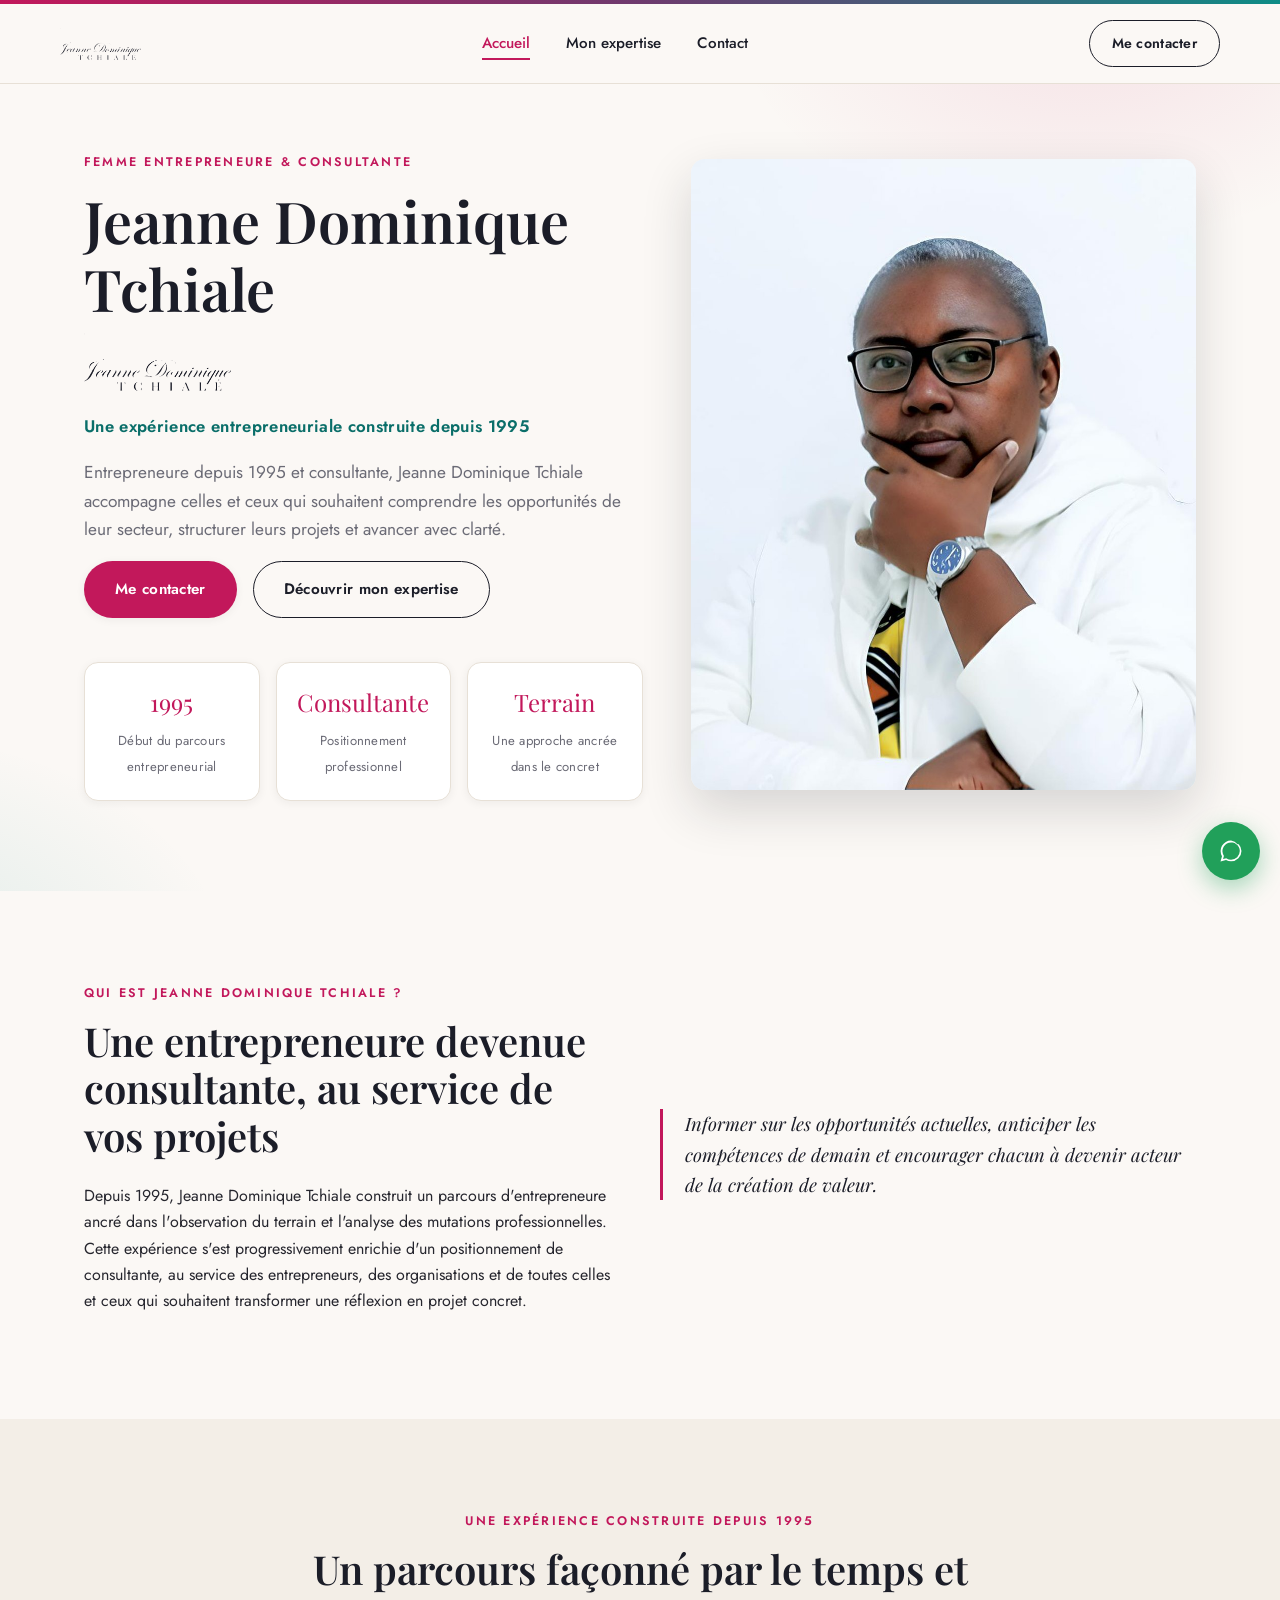
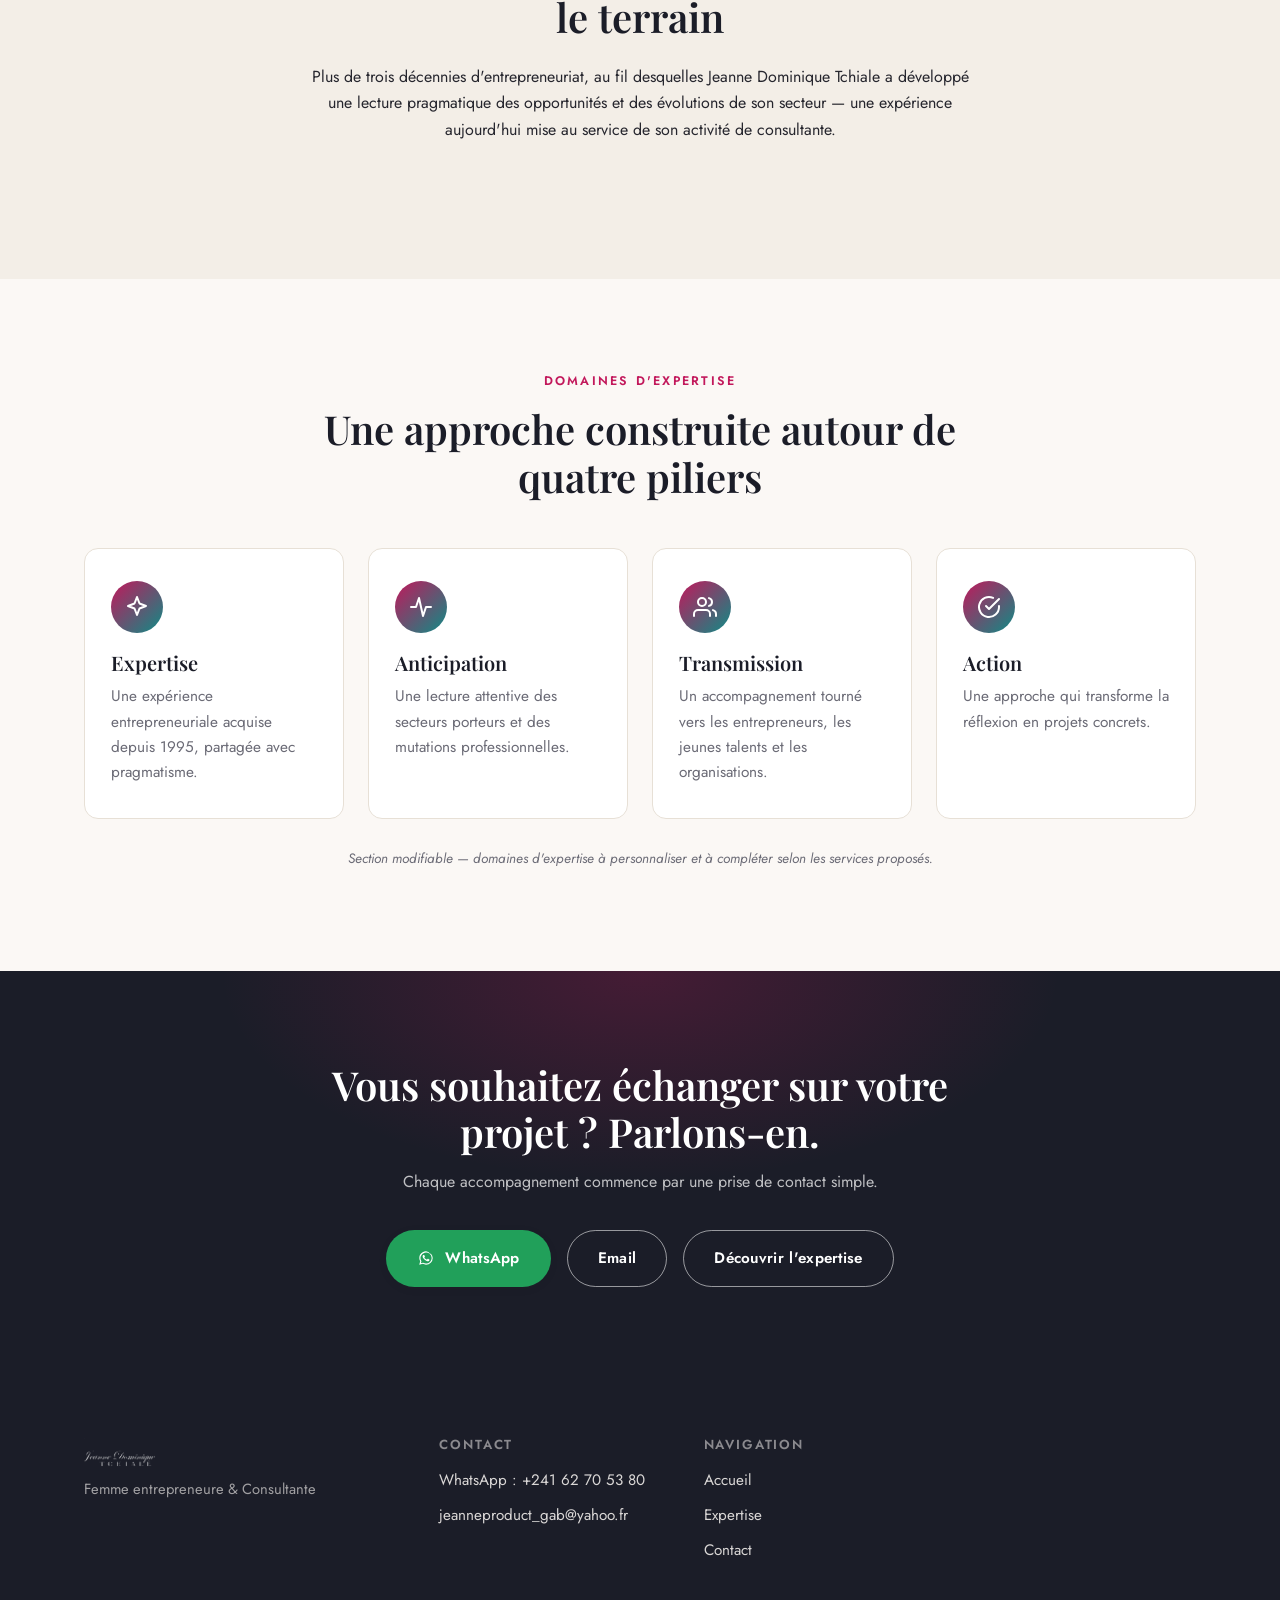
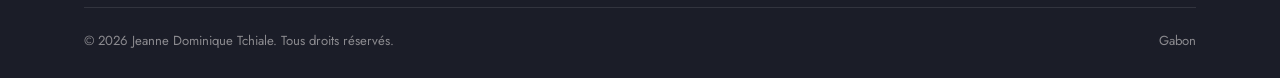
<file: jeanne-dominique-tchiale/index.html>
<!DOCTYPE html>
<html lang="fr">
<head>
<meta charset="UTF-8">
<meta name="viewport" content="width=device-width, initial-scale=1.0">
<title>Jeanne Dominique Tchiale — Femme entrepreneure &amp; Consultante depuis 1995</title>
<meta name="description" content="Jeanne Dominique Tchiale, femme entrepreneure depuis 1995 et consultante au Gabon. Découvrez son parcours, son expertise et prenez contact via WhatsApp ou email.">
<meta name="keywords" content="Jeanne Dominique Tchiale, entrepreneure, consultante, Gabon, Libreville">
<link rel="canonical" href="index.html">

<meta property="og:type" content="website">
<meta property="og:title" content="Jeanne Dominique Tchiale — Femme entrepreneure & Consultante">
<meta property="og:description" content="Une expérience entrepreneuriale construite depuis 1995, au service de votre projet.">
<meta property="og:image" content="assets/img/jeanne-portrait.jpg">
<meta property="og:locale" content="fr_FR">

<link rel="icon" type="image/svg+xml" href="assets/img/favicon.svg">
<link rel="preconnect" href="https://fonts.googleapis.com">
<link rel="preconnect" href="https://fonts.gstatic.com" crossorigin>
<link href="https://fonts.googleapis.com/css2?family=Playfair+Display:ital,wght@0,500;0,600;0,700;1,600&family=Jost:wght@400;500;600;700&family=Parisienne&display=swap" rel="stylesheet">
<link rel="stylesheet" href="assets/css/style.css">

<script type="application/ld+json">
{
  "@context": "https://schema.org",
  "@type": "Person",
  "name": "Jeanne Dominique Tchiale",
  "jobTitle": "Femme entrepreneure & Consultante",
  "description": "Femme entrepreneure depuis 1995 et consultante, basée au Gabon.",
  "email": "mailto:jeanneproduct_gab@yahoo.fr",
  "address": { "@type": "PostalAddress", "addressCountry": "GA" },
  "url": "index.html"
}
</script>
</head>
<body>

<div class="top-bar"></div>

<header class="site-header">
  <div class="container nav">
    <a href="index.html" class="logo"><img class="logo-img" src="assets/img/jeanne-signature-dark.png" alt="Signature de Jeanne Dominique Tchiale"></a>

    <nav class="nav-links" id="navLinks">
      <a href="index.html" class="active">Accueil</a>
      <a href="expertise.html">Mon expertise</a>
      <a href="contact.html">Contact</a>
    </nav>

    <div class="nav-cta">
      <a href="contact.html" class="btn btn-outline">Me contacter</a>
      <button class="nav-toggle" id="navToggle" aria-label="Ouvrir le menu" aria-expanded="false" aria-controls="navLinks">
        <span></span>
      </button>
    </div>
  </div>
</header>

<main>

  <!-- HERO -->
  <section class="hero">
    <div class="container hero-grid">
      <div class="hero-text reveal is-visible">
        <span class="eyebrow">Femme entrepreneure &amp; Consultante</span>
        <h1>Jeanne Dominique Tchiale</h1>
        <img class="hero-signature-img" src="assets/img/jeanne-signature-dark.png" alt="" aria-hidden="true">
        <p class="hero-role">Une expérience entrepreneuriale construite depuis 1995</p>
        <p class="hero-lede">
          Entrepreneure depuis 1995 et consultante, Jeanne Dominique Tchiale accompagne
          celles et ceux qui souhaitent comprendre les opportunités de leur secteur,
          structurer leurs projets et avancer avec clarté.
        </p>
        <div class="btn-row">
          <a href="contact.html" class="btn btn-primary">Me contacter</a>
          <a href="expertise.html" class="btn btn-outline">Découvrir mon expertise</a>
        </div>

        <div class="stat-row">
          <div class="stat-card">
            <span class="stat-num">1995</span>
            <span class="stat-label">Début du parcours entrepreneurial</span>
          </div>
          <div class="stat-card">
            <span class="stat-num">Consultante</span>
            <span class="stat-label">Positionnement professionnel</span>
          </div>
          <div class="stat-card">
            <span class="stat-num">Terrain</span>
            <span class="stat-label">Une approche ancrée dans le concret</span>
          </div>
        </div>
      </div>

      <div class="hero-portrait reveal">
        <img src="assets/img/jeanne-portrait.jpg" alt="Portrait professionnel de Jeanne Dominique Tchiale, femme entrepreneure et consultante">
      </div>
    </div>
  </section>

  <!-- QUI EST-ELLE -->
  <section class="section">
    <div class="container split reveal">
      <div>
        <span class="eyebrow">Qui est Jeanne Dominique Tchiale ?</span>
        <h2>Une entrepreneure devenue consultante, au service de vos projets</h2>
        <p>
          Depuis 1995, Jeanne Dominique Tchiale construit un parcours d'entrepreneure ancré
          dans l'observation du terrain et l'analyse des mutations professionnelles. Cette
          expérience s'est progressivement enrichie d'un positionnement de consultante, au
          service des entrepreneurs, des organisations et de toutes celles et ceux qui
          souhaitent transformer une réflexion en projet concret.
        </p>
      </div>
      <div class="quote-block">
        Informer sur les opportunités actuelles, anticiper les compétences de demain et
        encourager chacun à devenir acteur de la création de valeur.
      </div>
    </div>
  </section>

  <!-- DEPUIS 1995 -->
  <section class="section section--sand">
    <div class="container">
      <div class="section-head center reveal">
        <span class="eyebrow">Une expérience construite depuis 1995</span>
        <h2>Un parcours façonné par le temps et le terrain</h2>
        <p>
          Plus de trois décennies d'entrepreneuriat, au fil desquelles Jeanne Dominique Tchiale
          a développé une lecture pragmatique des opportunités et des évolutions de son secteur —
          une expérience aujourd'hui mise au service de son activité de consultante.
        </p>
      </div>
    </div>
  </section>

  <!-- DOMAINES D'EXPERTISE -->
  <section class="section">
    <div class="container">
      <div class="section-head center reveal">
        <span class="eyebrow">Domaines d'expertise</span>
        <h2>Une approche construite autour de quatre piliers</h2>
      </div>

      <div class="card-grid reveal">
        <div class="card">
          <div class="card-icon">
            <svg viewBox="0 0 24 24" fill="none" stroke="currentColor" stroke-width="2" stroke-linecap="round" stroke-linejoin="round"><path d="M12 2l2.5 6.5L21 11l-6.5 2.5L12 20l-2.5-6.5L3 11l6.5-2.5L12 2z"/></svg>
          </div>
          <h3>Expertise</h3>
          <p>Une expérience entrepreneuriale acquise depuis 1995, partagée avec pragmatisme.</p>
        </div>
        <div class="card">
          <div class="card-icon">
            <svg viewBox="0 0 24 24" fill="none" stroke="currentColor" stroke-width="2" stroke-linecap="round" stroke-linejoin="round"><path d="M2 12h5l3-9 4 18 3-9h5"/></svg>
          </div>
          <h3>Anticipation</h3>
          <p>Une lecture attentive des secteurs porteurs et des mutations professionnelles.</p>
        </div>
        <div class="card">
          <div class="card-icon">
            <svg viewBox="0 0 24 24" fill="none" stroke="currentColor" stroke-width="2" stroke-linecap="round" stroke-linejoin="round"><path d="M17 21v-2a4 4 0 0 0-4-4H5a4 4 0 0 0-4 4v2"/><circle cx="9" cy="7" r="4"/><path d="M23 21v-2a4 4 0 0 0-3-3.87"/><path d="M16 3.13a4 4 0 0 1 0 7.75"/></svg>
          </div>
          <h3>Transmission</h3>
          <p>Un accompagnement tourné vers les entrepreneurs, les jeunes talents et les organisations.</p>
        </div>
        <div class="card">
          <div class="card-icon">
            <svg viewBox="0 0 24 24" fill="none" stroke="currentColor" stroke-width="2" stroke-linecap="round" stroke-linejoin="round"><path d="M22 11.08V12a10 10 0 1 1-5.93-9.14"/><polyline points="22 4 12 14.01 9 11.01"/></svg>
          </div>
          <h3>Action</h3>
          <p>Une approche qui transforme la réflexion en projets concrets.</p>
        </div>
      </div>
      <p style="text-align:center;color:var(--text-light);font-size:.85rem;font-style:italic;margin-top:28px;">
        Section modifiable — domaines d'expertise à personnaliser et à compléter selon les services proposés.
      </p>
    </div>
  </section>

  <!-- CTA -->
  <section class="cta-band reveal">
    <div class="container">
      <h2>Vous souhaitez échanger sur votre projet ? Parlons-en.</h2>
      <p>Chaque accompagnement commence par une prise de contact simple.</p>
      <div class="btn-row">
        <a href="https://wa.me/24162705380" target="_blank" rel="noopener" class="btn btn-whatsapp">
          <svg viewBox="0 0 24 24" fill="currentColor"><path d="M17.6 6.32A8.86 8.86 0 0 0 12.02 3a8.94 8.94 0 0 0-7.75 13.4L3 21l4.73-1.24a8.9 8.9 0 0 0 4.29 1.1h.01a8.94 8.94 0 0 0 8.93-8.93 8.86 8.86 0 0 0-2.36-5.61zM12.03 19.4a7.4 7.4 0 0 1-3.78-1.04l-.27-.16-2.8.74.75-2.73-.18-.28a7.44 7.44 0 1 1 13.8-3.93 7.45 7.45 0 0 1-7.52 7.4zm4.08-5.56c-.22-.11-1.31-.65-1.52-.72-.2-.08-.35-.11-.5.11-.15.22-.57.72-.7.87-.13.15-.26.16-.48.05-.22-.11-.94-.35-1.79-1.11-.66-.59-1.11-1.32-1.24-1.54-.13-.22-.01-.34.1-.45.1-.1.22-.26.33-.39.11-.13.15-.22.22-.37.07-.15.04-.28-.02-.39-.06-.11-.5-1.21-.69-1.66-.18-.43-.37-.37-.5-.38-.13-.01-.28-.01-.43-.01a.83.83 0 0 0-.6.28c-.2.22-.79.77-.79 1.87s.81 2.17.92 2.32c.11.15 1.6 2.44 3.87 3.42.54.23.96.37 1.29.48.54.17 1.03.15 1.42.09.43-.06 1.31-.53 1.5-1.05.18-.51.18-.95.13-1.05-.05-.1-.2-.16-.42-.27z"/></svg>
          WhatsApp
        </a>
        <a href="mailto:jeanneproduct_gab@yahoo.fr" class="btn btn-outline-light">Email</a>
        <a href="expertise.html" class="btn btn-outline-light">Découvrir l'expertise</a>
      </div>
    </div>
  </section>

</main>

<footer class="site-footer">
  <div class="container">
    <div class="footer-grid">
      <div class="footer-brand">
        <a href="index.html" class="logo"><img class="logo-img" src="assets/img/jeanne-signature-light.png" alt="Signature de Jeanne Dominique Tchiale"></a>
        <p>Femme entrepreneure &amp; Consultante</p>
      </div>
      <div class="footer-col">
        <h4>Contact</h4>
        <a href="https://wa.me/24162705380" target="_blank" rel="noopener">WhatsApp : +241 62 70 53 80</a>
        <a href="mailto:jeanneproduct_gab@yahoo.fr">jeanneproduct_gab@yahoo.fr</a>
      </div>
      <div class="footer-col">
        <h4>Navigation</h4>
        <a href="index.html">Accueil</a>
        <a href="expertise.html">Expertise</a>
        <a href="contact.html">Contact</a>
      </div>
    </div>
    <div class="footer-bottom">
      <span>&copy; <span data-year></span> Jeanne Dominique Tchiale. Tous droits réservés.</span>
      <span>Gabon</span>
    </div>
  </div>
</footer>

<a href="https://wa.me/24162705380" target="_blank" rel="noopener" class="float-whatsapp" aria-label="Écrire sur WhatsApp">
  <svg viewBox="0 0 24 24" fill="currentColor"><path d="M17.6 6.32A8.86 8.86 0 0 0 12.02 3a8.94 8.94 0 0 0-7.75 13.4L3 21l4.73-1.24a8.9 8.9 0 0 0 4.29 1.1h.01a8.94 8.94 0 0 0 8.93-8.93 8.86 8.86 0 0 0-2.36-5.61zM12.03 19.4a7.4 7.4 0 0 1-3.78-1.04l-.27-.16-2.8.74.75-2.73-.18-.28a7.44 7.44 0 1 1 13.8-3.93 7.45 7.45 0 0 1-7.52 7.4z"/></svg>
</a>

<script src="assets/js/main.js"></script>
</body>
</html>
</file>
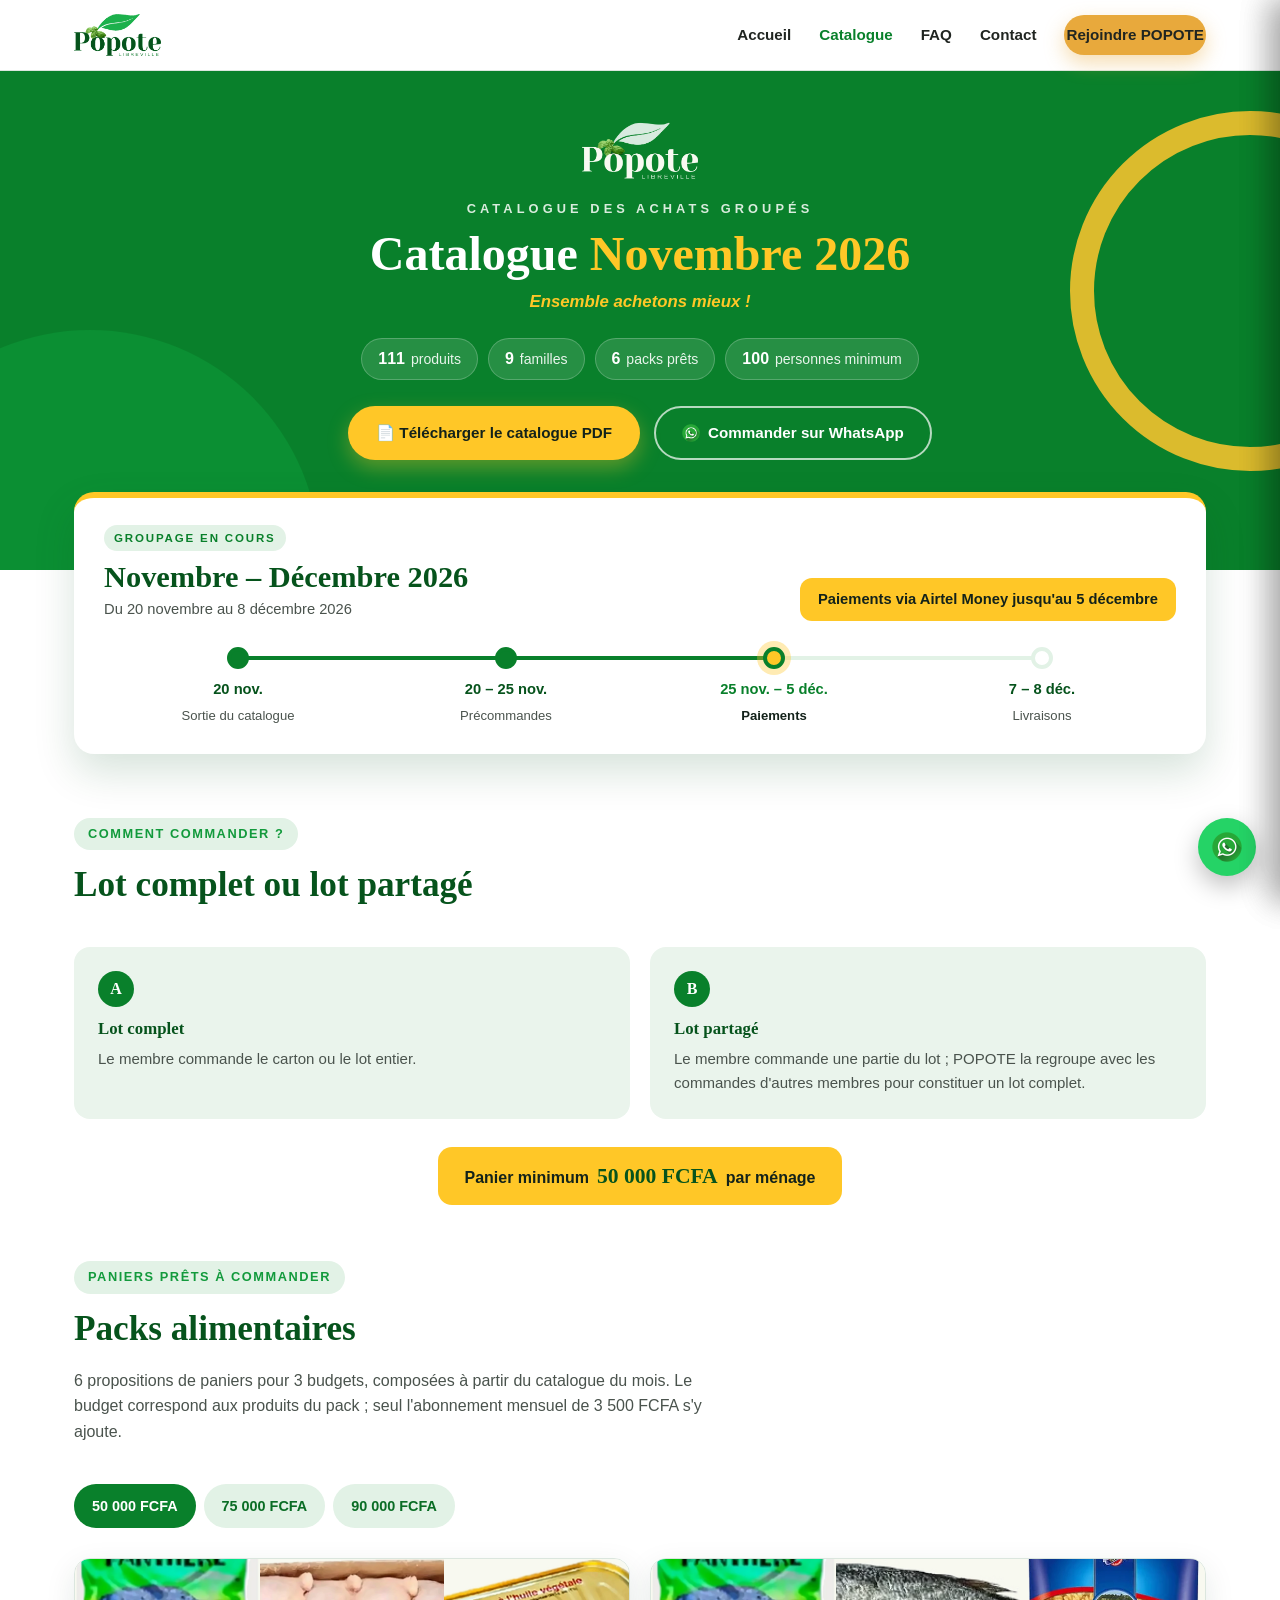
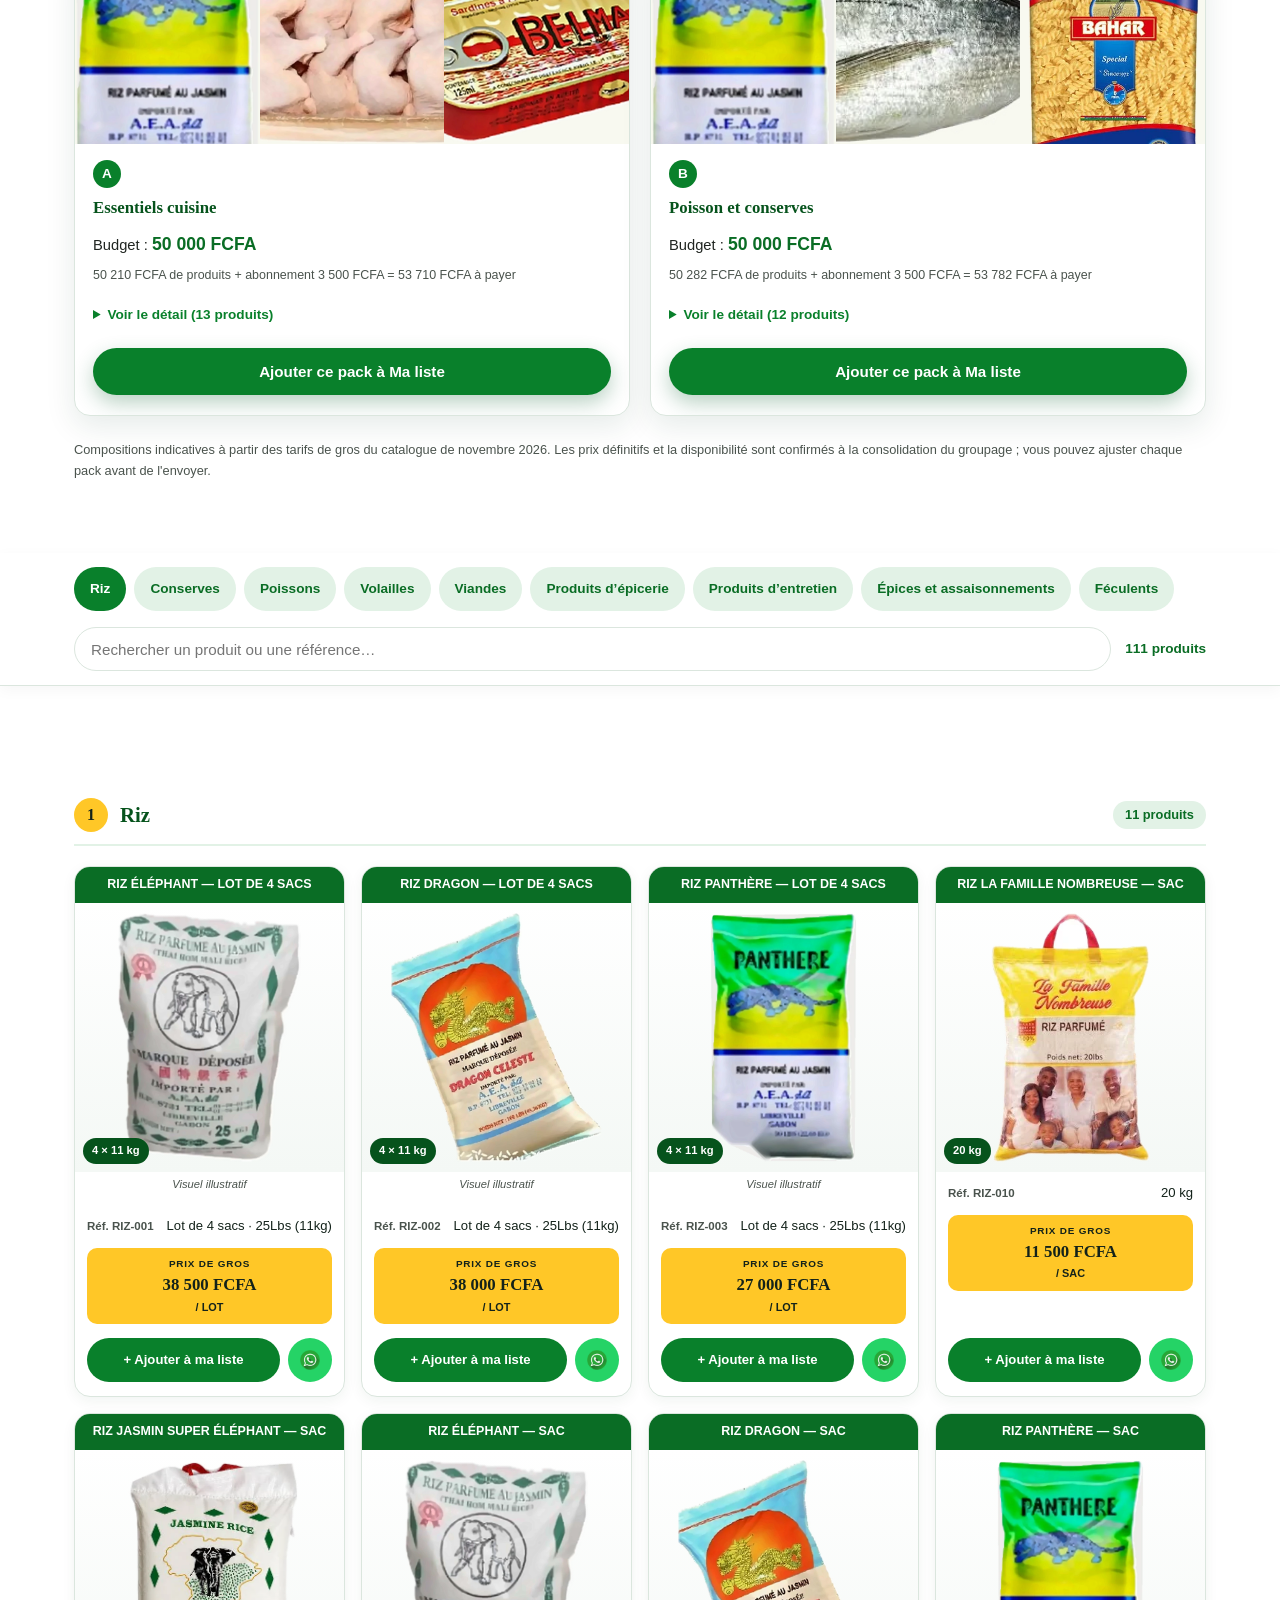
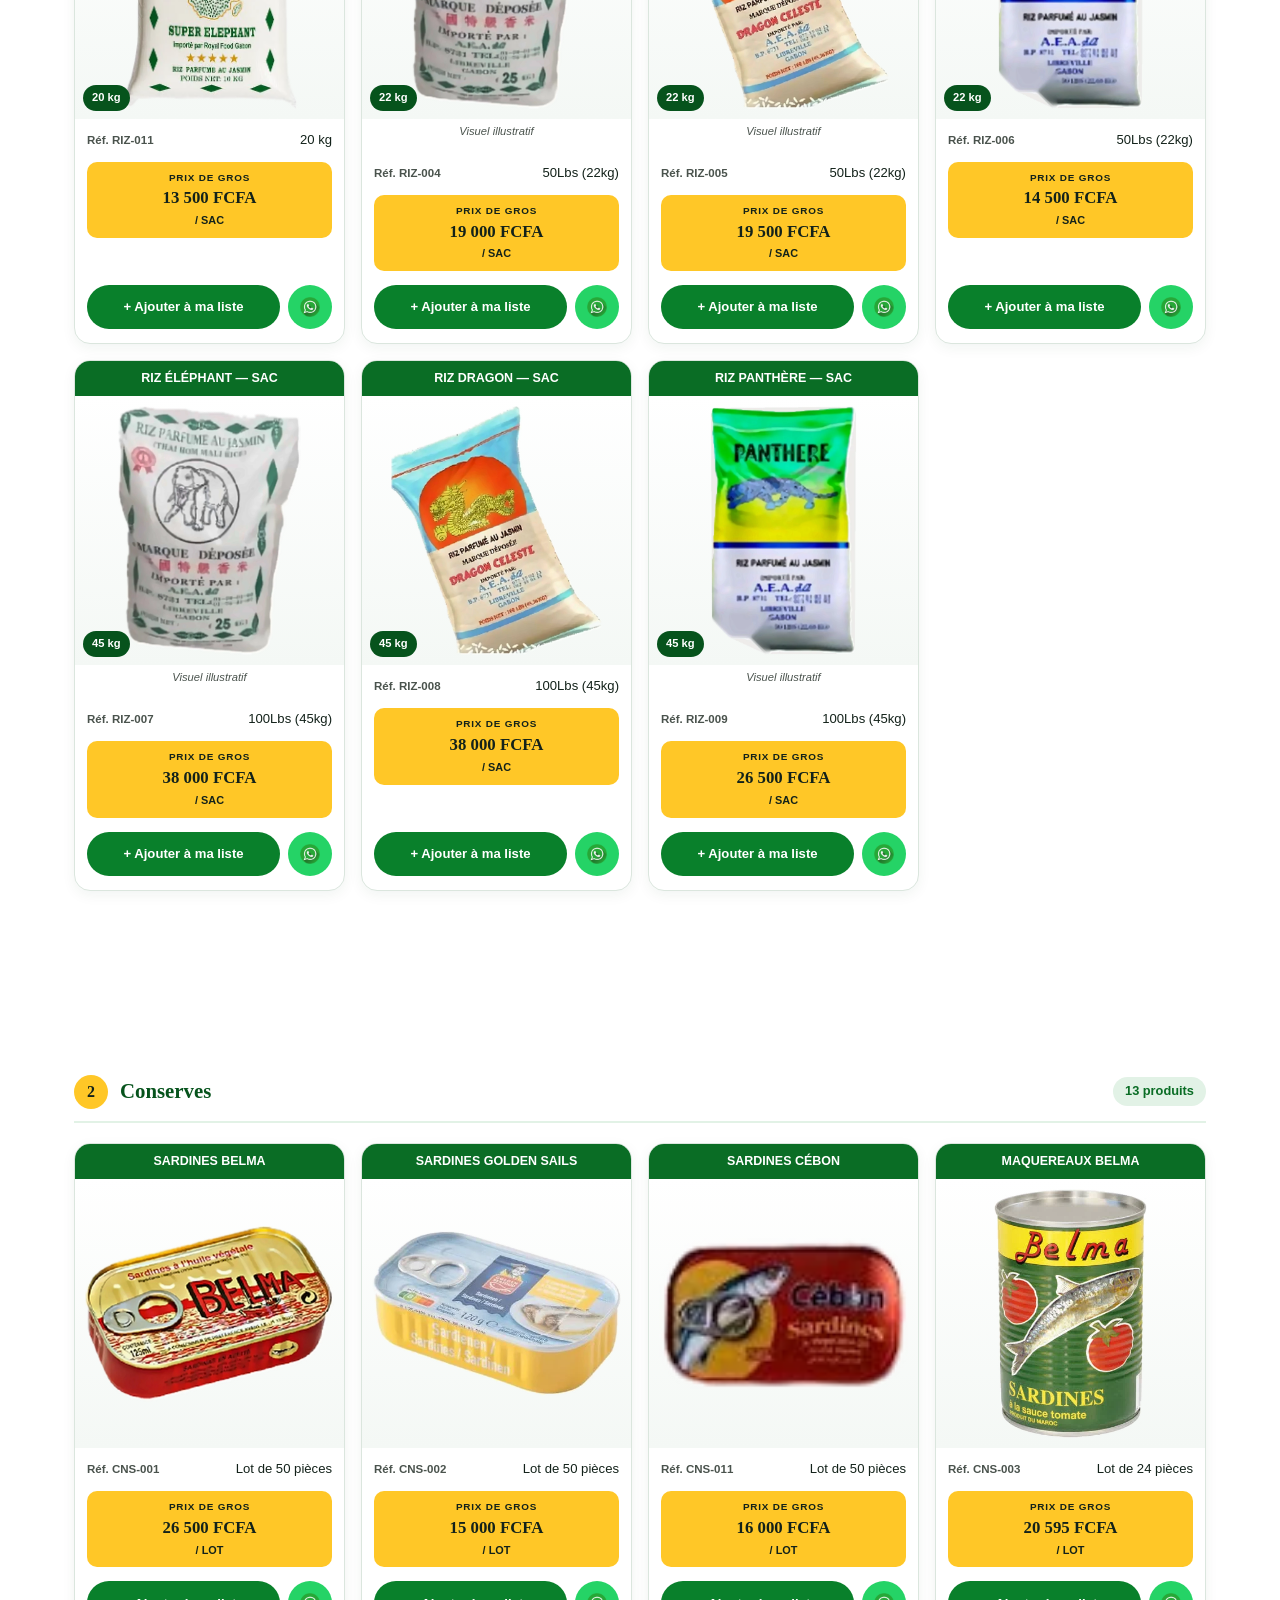
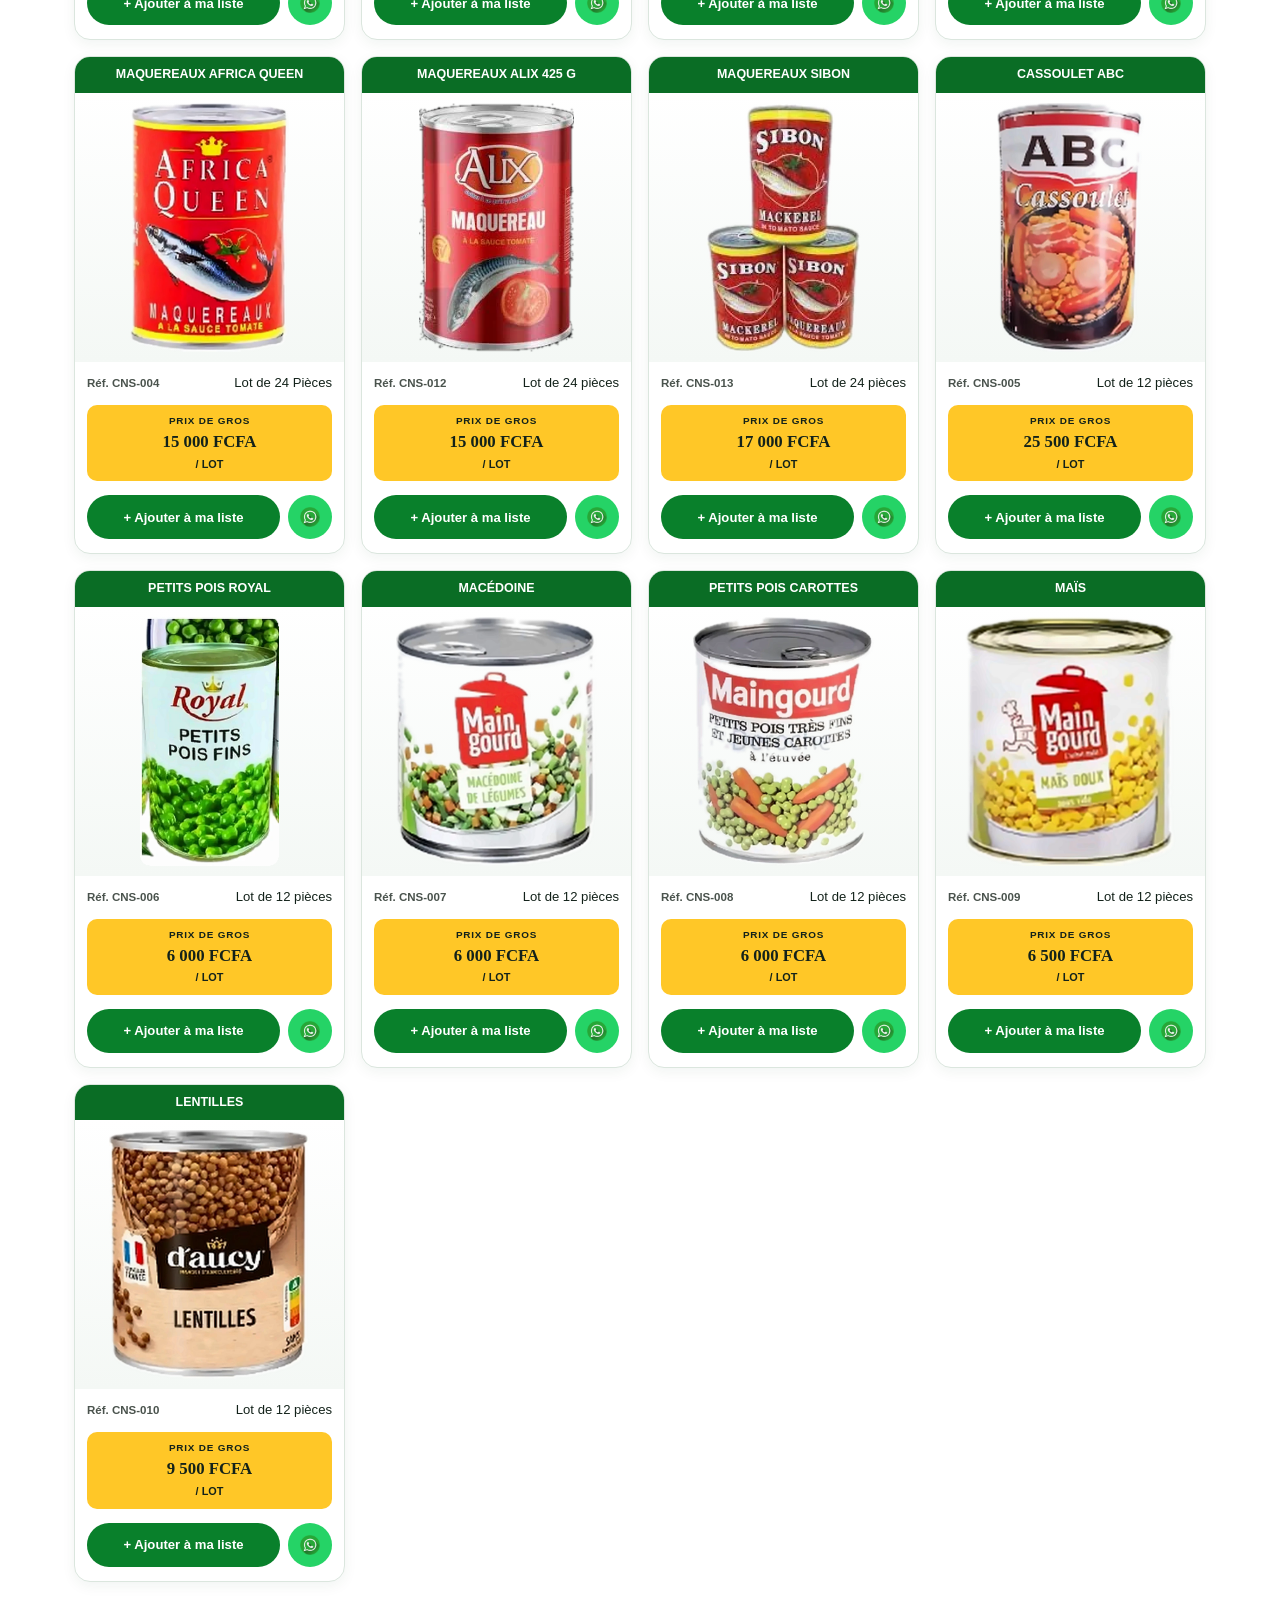
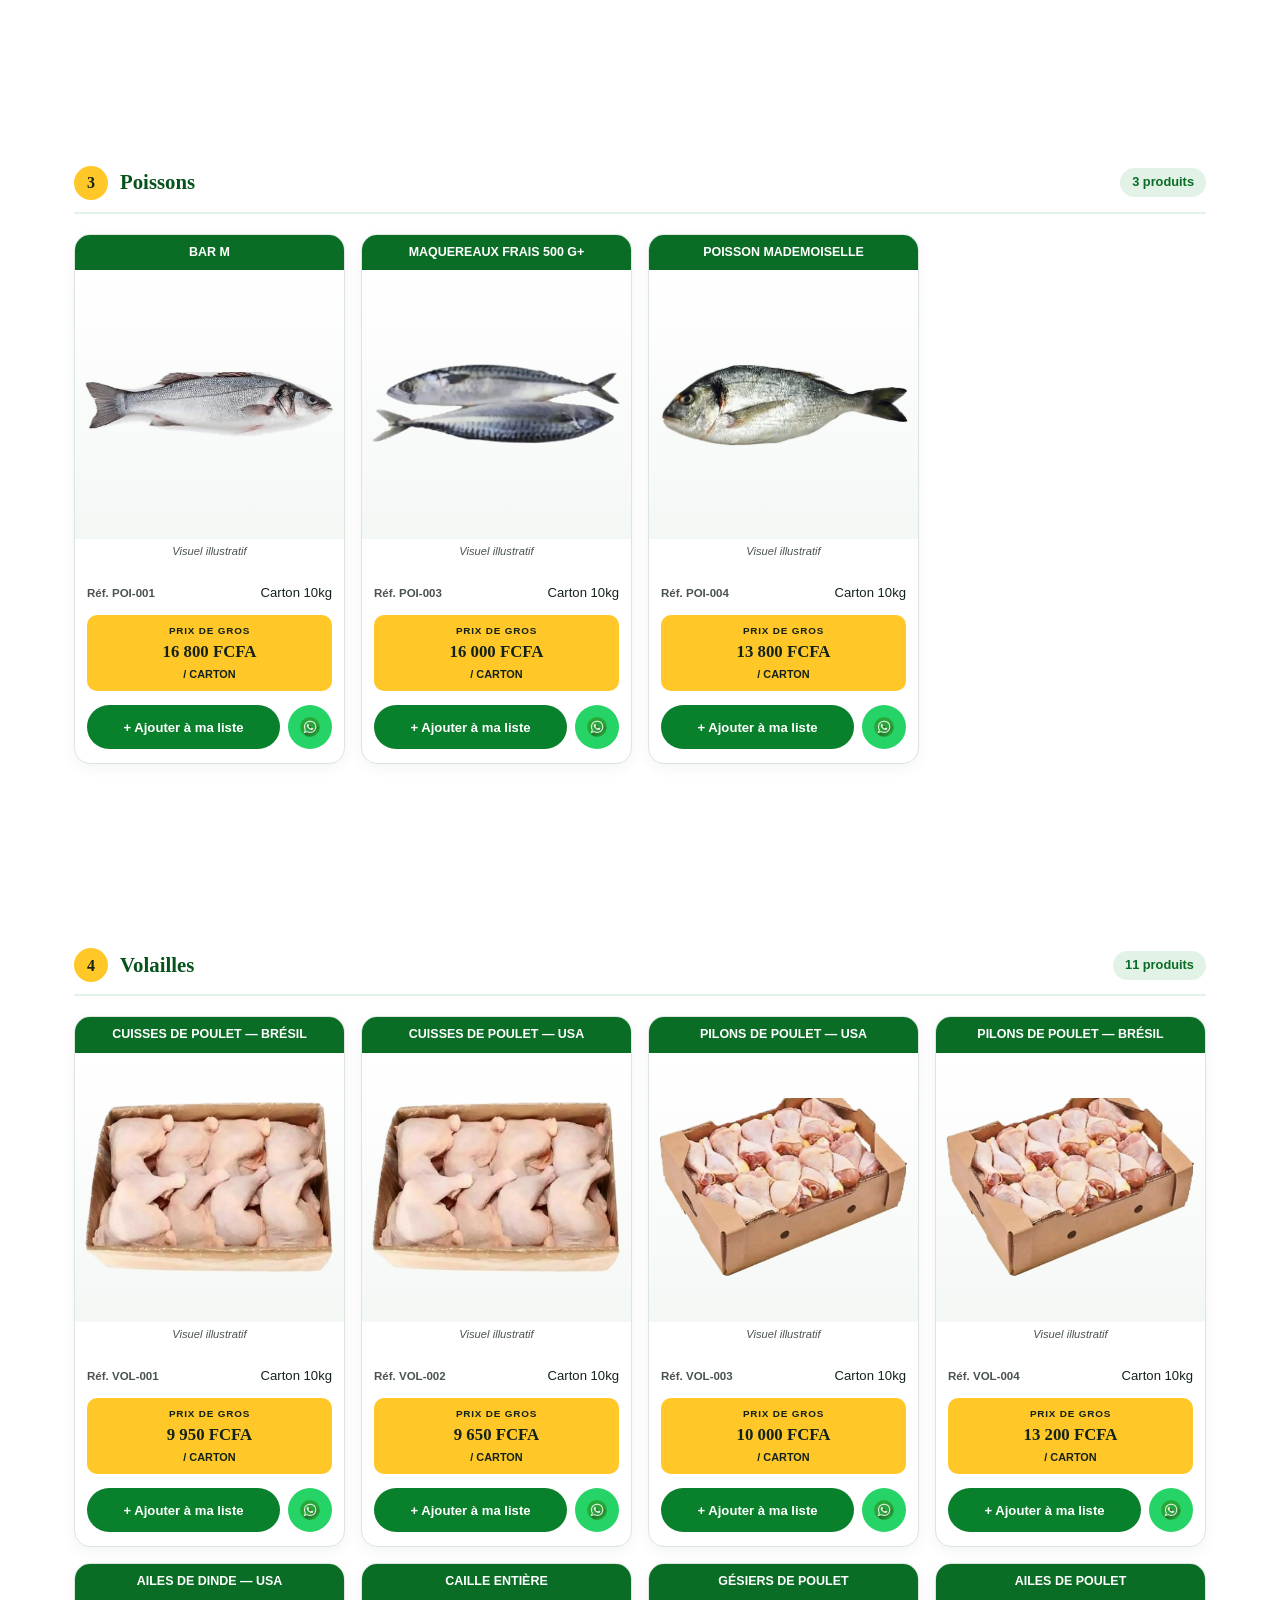
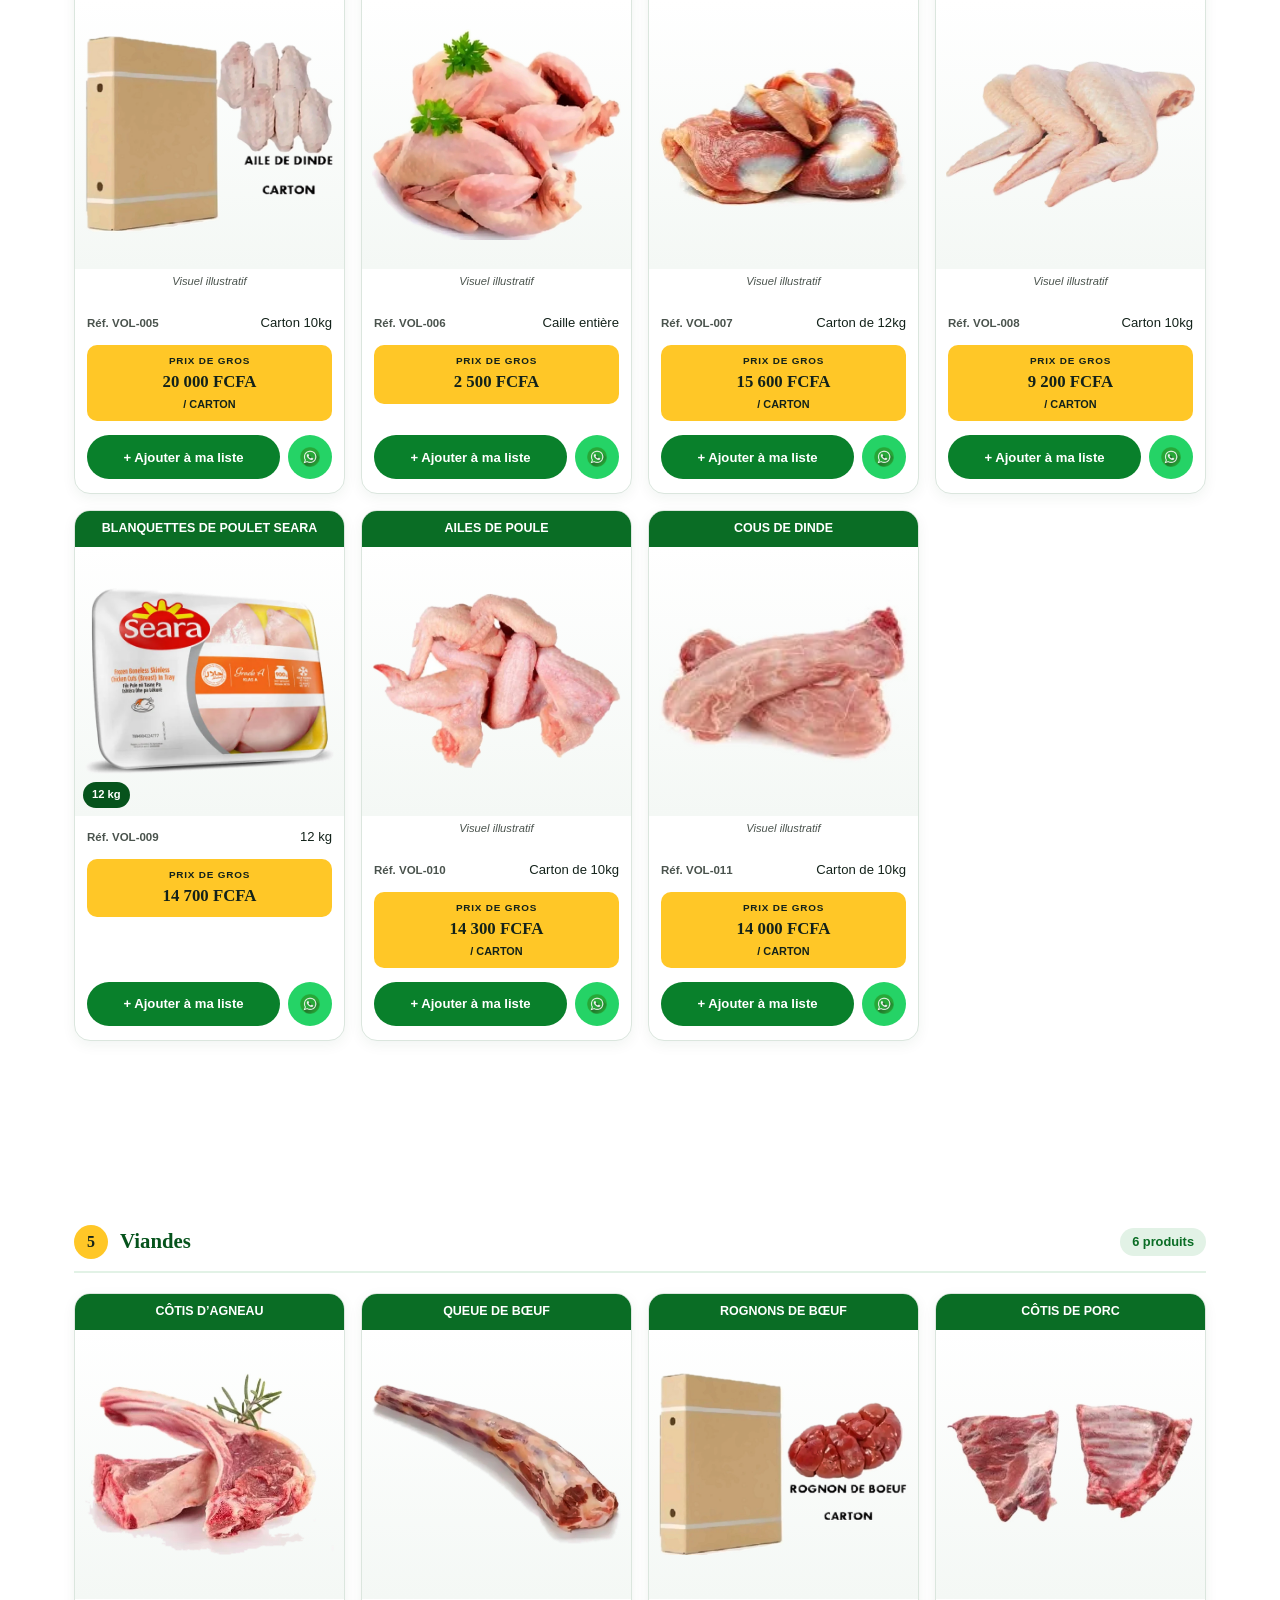
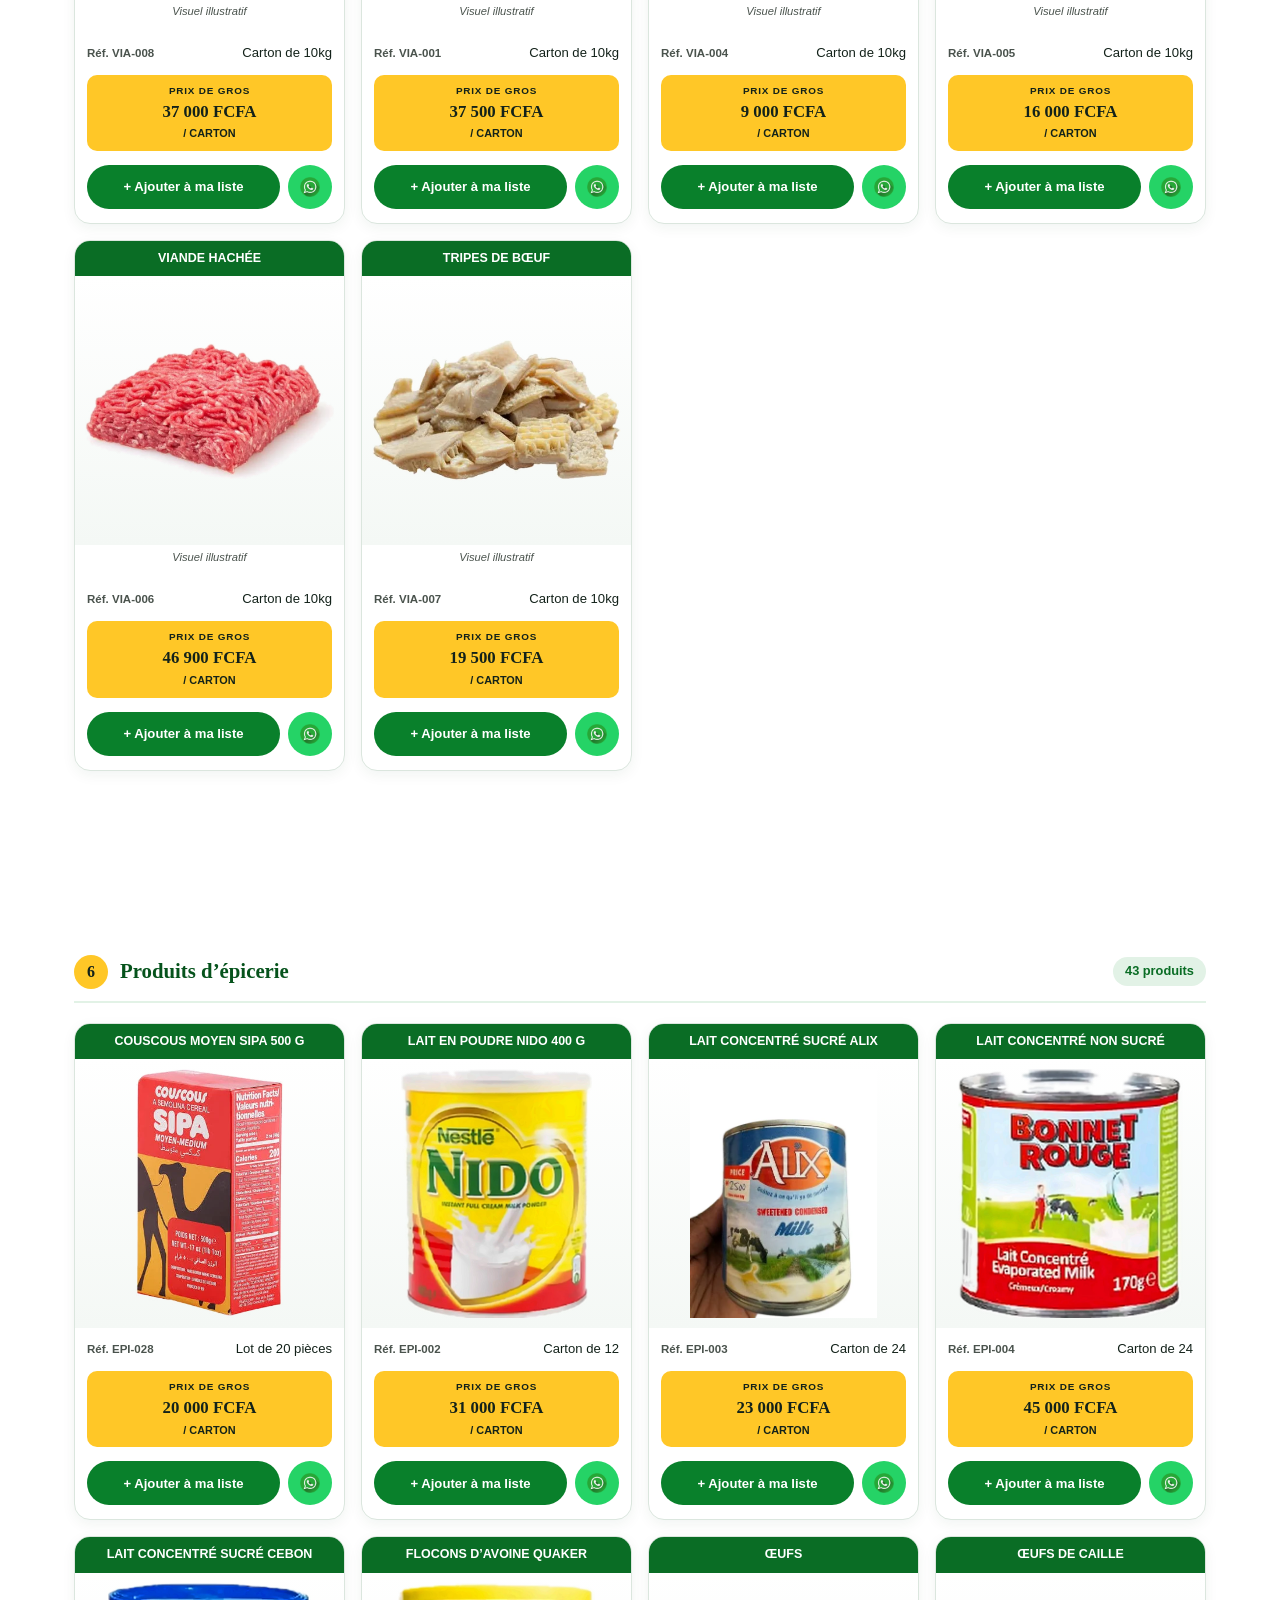
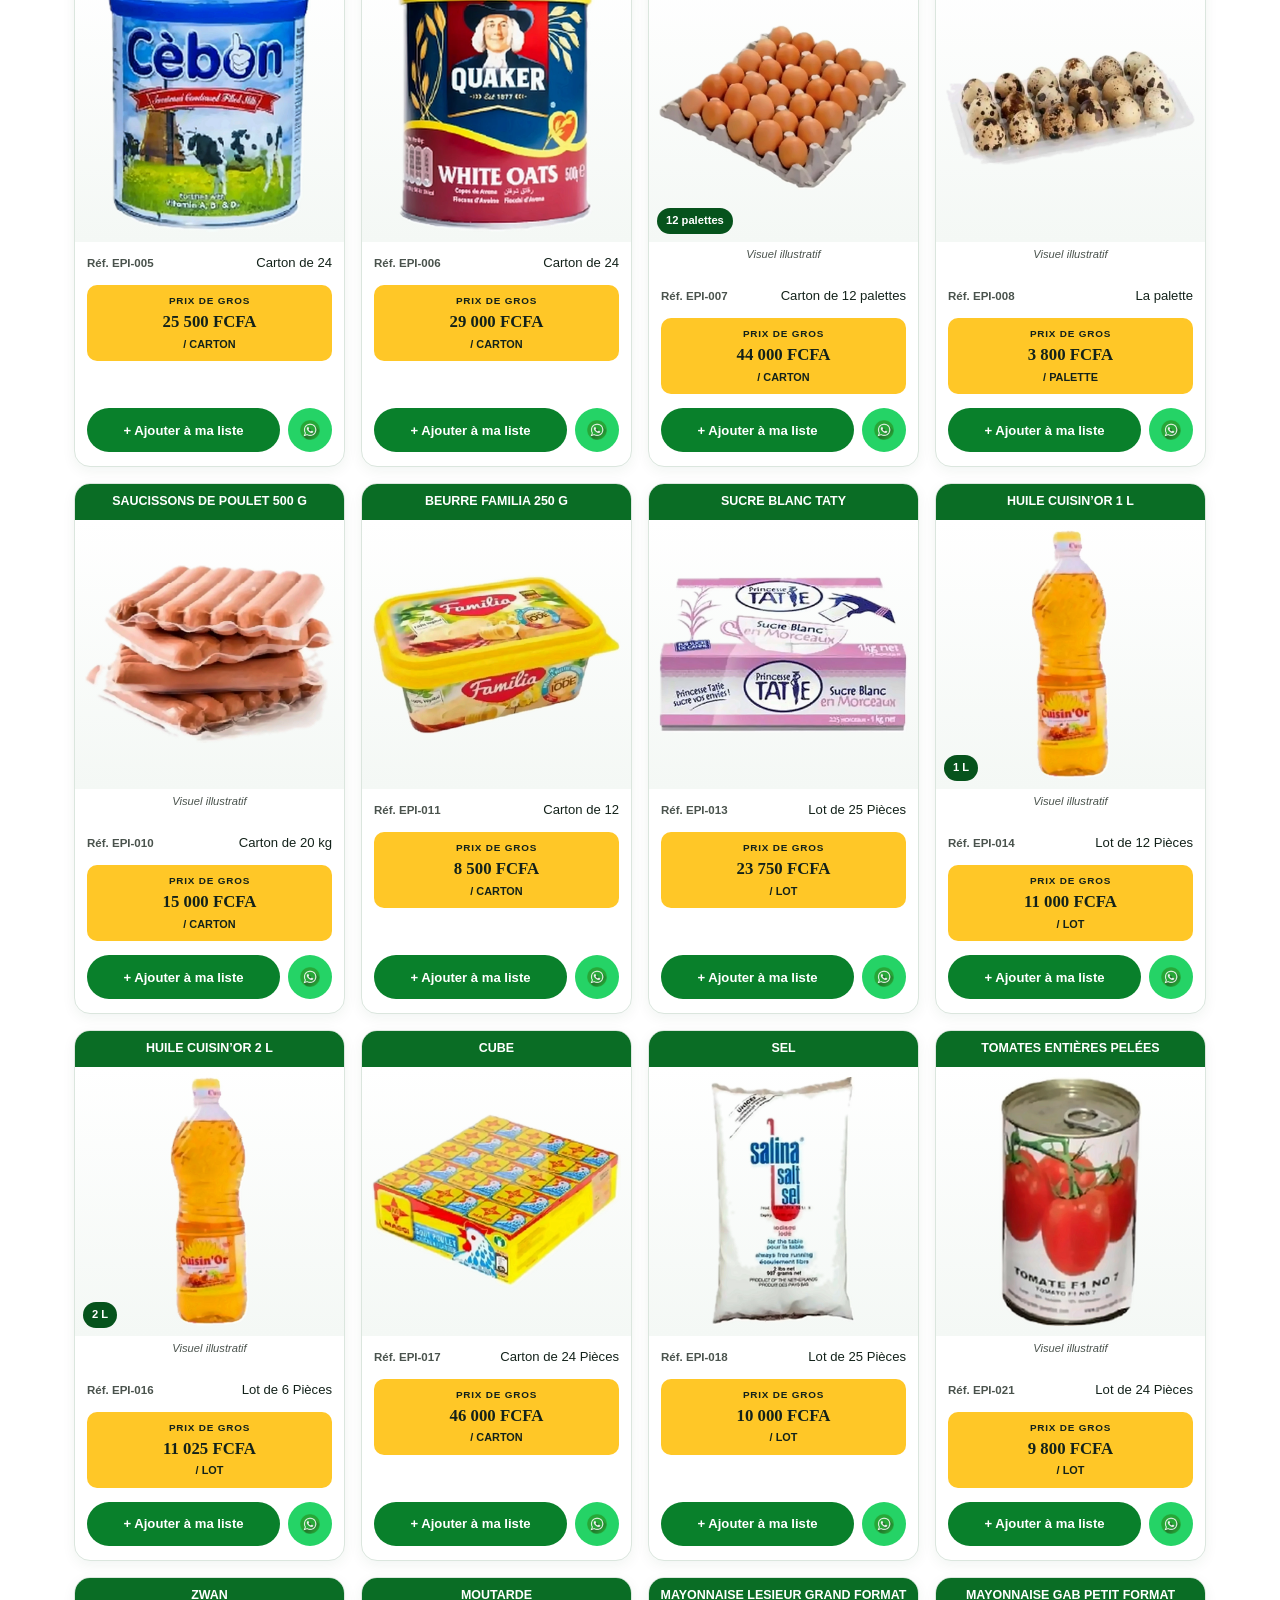
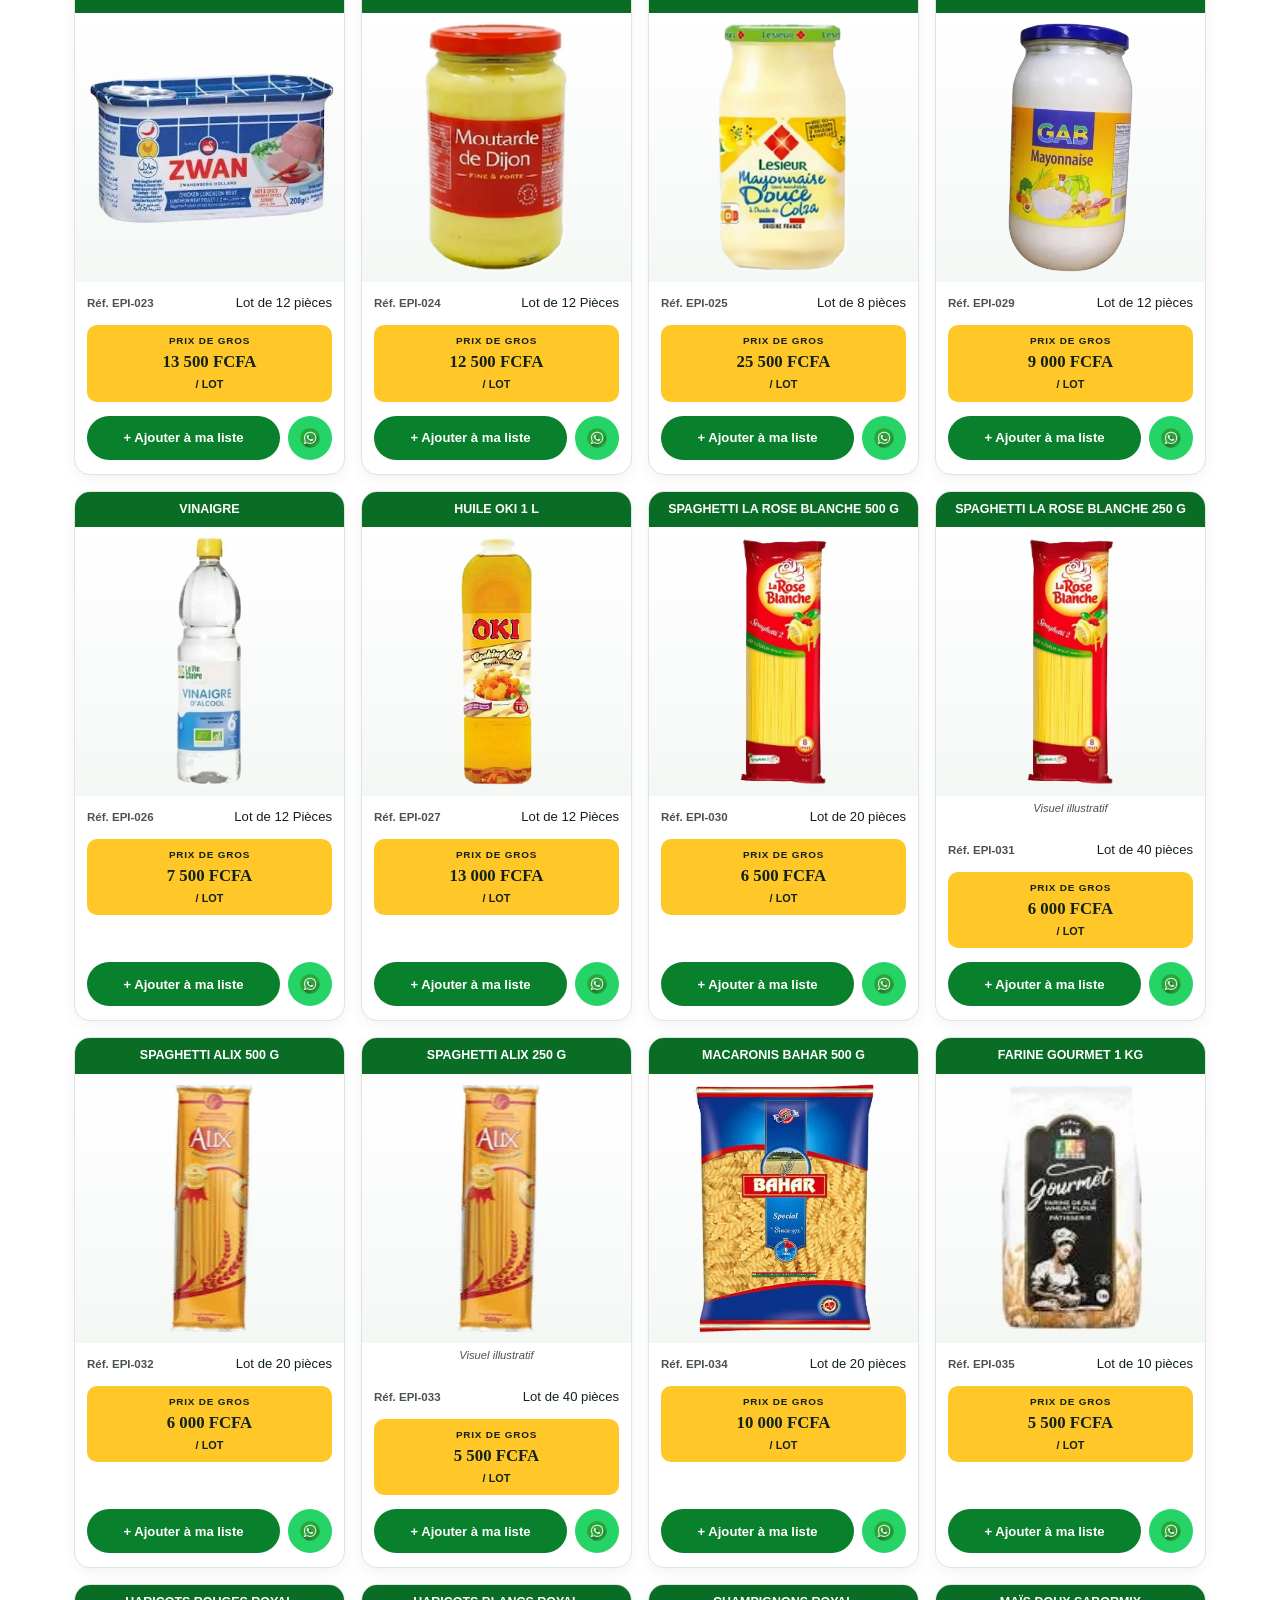
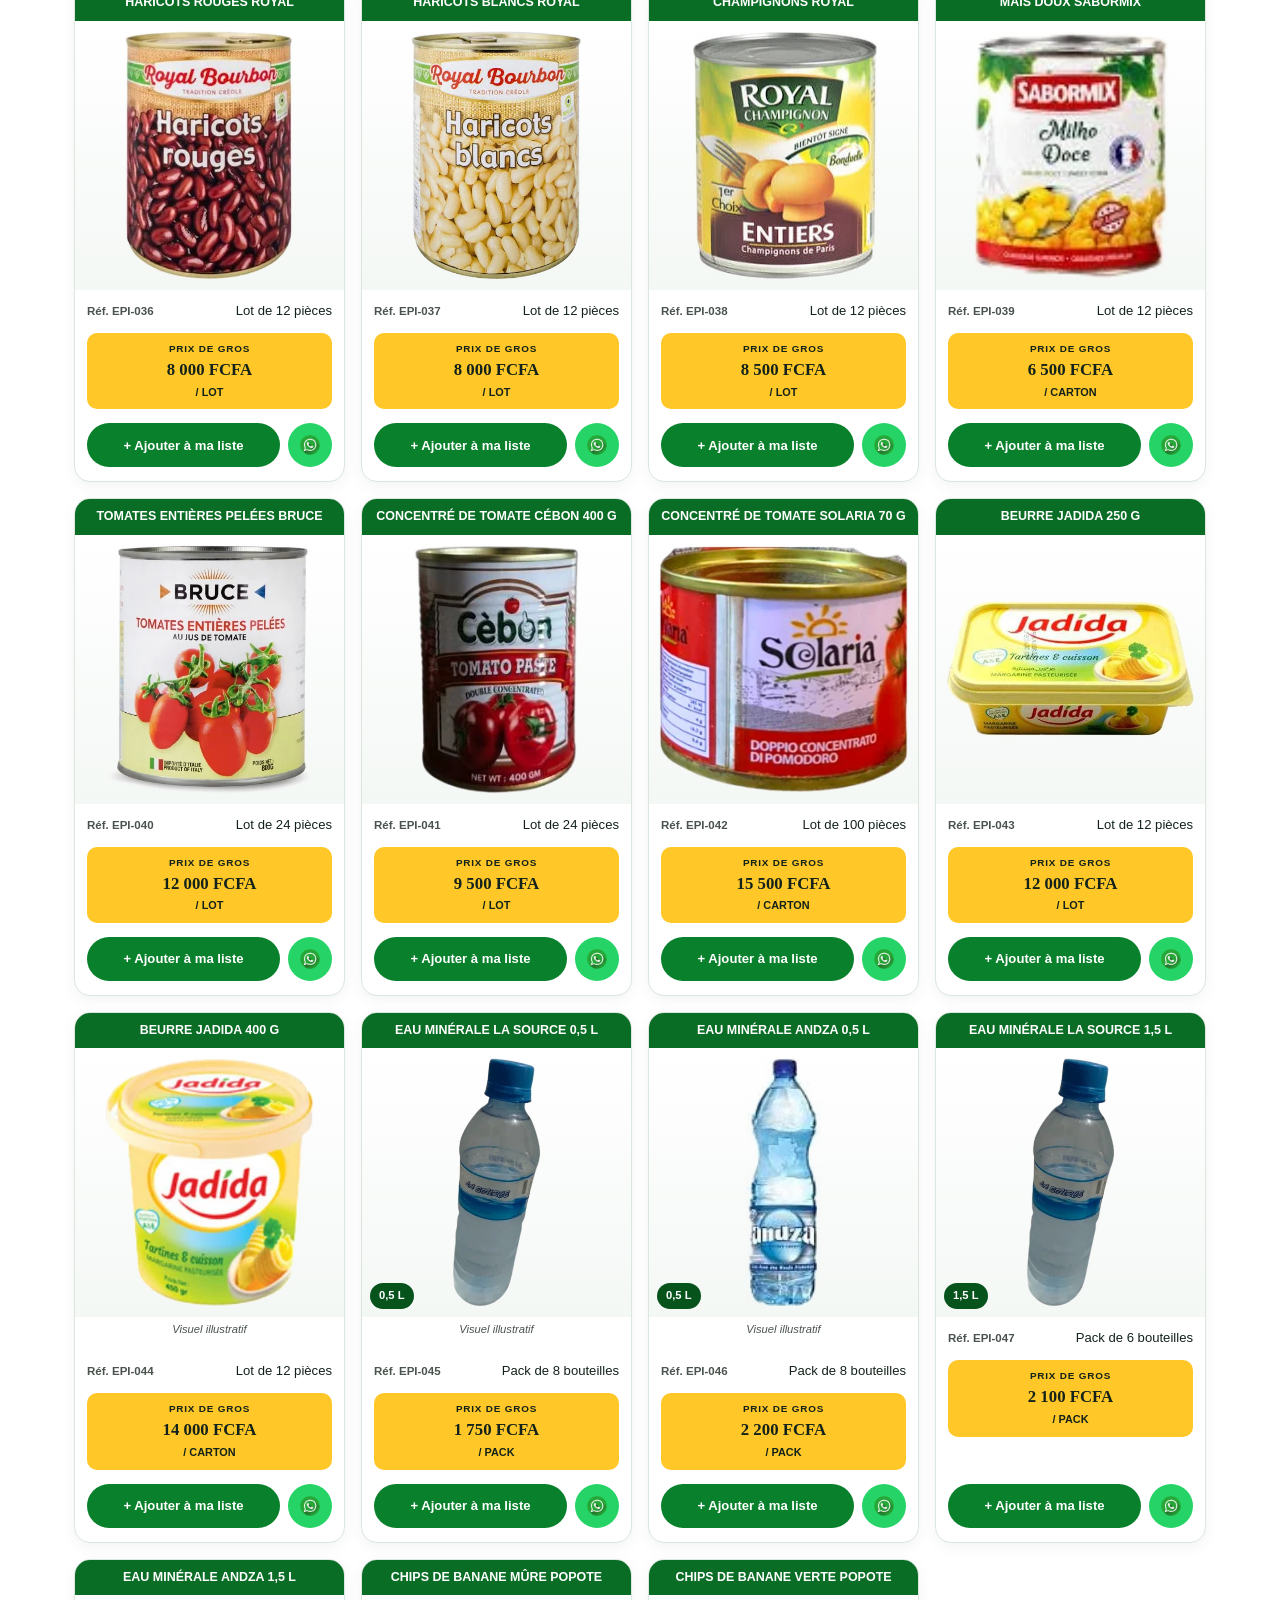
<file: catalogue.html>
<!DOCTYPE html>
<html lang="fr">
<head>
<meta charset="UTF-8">
<meta name="viewport" content="width=device-width, initial-scale=1.0">
<title>Catalogue Novembre 2026 — POPOTE Libreville | Achats groupés alimentaires</title>
<meta name="description" content="Catalogue complet de novembre 2026 de POPOTE Libreville : 111 produits aux prix de gros négociés. Précommandes du 20 au 25 novembre, sans paiement en ligne.">
<meta property="og:title" content="Catalogue Novembre 2026 — POPOTE Libreville">
<meta property="og:description" content="111 produits aux prix de gros, pour les achats groupés alimentaires de Libreville. Ensemble achetons mieux !">
<meta property="og:image" content="assets/img/catalogue/logo-popote.webp">
<meta property="og:type" content="website">
<link rel="icon" href="data:image/svg+xml,%3Csvg xmlns='http://www.w3.org/2000/svg' viewBox='0 0 64 64'%3E%3Ccircle cx='32' cy='32' r='32' fill='%2306531c'/%3E%3Cpath d='M18 40 C18 24 34 14 50 12 C44 24 34 36 20 42 Z' fill='%231cb04c'/%3E%3C/svg%3E">
<link rel="stylesheet" href="assets/css/style.css?v=20261123">
<link rel="stylesheet" href="assets/css/catalogue.css?v=20261123">
</head>
<body>

<header class="site-header">
  <div class="container">
    <a href="index.html" class="logo" aria-label="POPOTE Libreville — accueil">
      <img src="assets/img/logo-header.png" alt="Popote Libreville" width="167" height="80">
    </a>

    <button class="nav-toggle" aria-label="Ouvrir le menu" aria-expanded="false">
      <span></span><span></span><span></span>
    </button>

    <nav class="nav">
      <a href="index.html">Accueil</a>
      <a href="catalogue.html" aria-current="page">Catalogue</a>
      <a href="faq.html">FAQ</a>
      <a href="contact.html">Contact</a>
      <a href="https://chat.whatsapp.com/FhwOE2wJzHiBa1dlqMgFWb?s=cl&amp;p=a&amp;mlu=1" class="btn btn-primary" target="_blank" rel="noopener">Rejoindre POPOTE</a>
    </nav>
  </div>
</header>

<main>

  <!-- HERO CATALOGUE -->
  <section class="cat-hero">
    <span class="cat-hero-circle" aria-hidden="true"></span>
    <span class="cat-hero-ring" aria-hidden="true"></span>
    <div class="container">
      <img class="cat-logo" src="assets/img/catalogue/logo-popote.webp" alt="Popote Libreville" width="220" height="113">
      <p class="cat-hero-kicker">Catalogue des achats groupés</p>
      <h1>Catalogue <span>Novembre 2026</span></h1>
      <p class="slogan">Ensemble achetons mieux !</p>
      <ul class="cat-hero-stats">
        <li><strong id="cat-stat-products">111</strong> produits</li>
        <li><strong id="cat-stat-families">9</strong> familles</li>
        <li><strong id="cat-stat-packs">6</strong> packs prêts</li>
        <li><strong>100</strong> personnes minimum</li>
      </ul>
      <div class="cat-hero-actions">
        <a class="btn btn-yellow" href="assets/pdf/POPOTE_Catalogue_Novembre_2026.pdf?v=20261123" target="_blank" rel="noopener">📄 Télécharger le catalogue PDF</a>
        <a class="btn btn-outline-light" data-wa-general href="#" target="_blank" rel="noopener" aria-label="Commander sur WhatsApp">
          <img src="assets/img/whatsapp-icon.png" alt="" aria-hidden="true"> Commander sur WhatsApp
        </a>
      </div>
    </div>
  </section>

  <!-- BANNIÈRE PÉRIODE DU GROUPAGE (étape en cours calculée selon la date du jour) -->
  <section class="cat-period" aria-labelledby="cat-period-title">
    <div class="container">
      <div class="cat-period-card">
        <div class="cat-period-head">
          <div>
            <span class="cat-period-kicker">Groupage en cours</span>
            <h2 id="cat-period-title">Novembre – Décembre 2026</h2>
            <p class="cat-period-range">Du 20 novembre au 8 décembre 2026</p>
          </div>
          <p class="cat-period-status" id="cat-period-status">Précommandes du 20 au 25 novembre</p>
        </div>
        <ol class="cat-period-steps" id="cat-period-steps">
          <li data-start="2026-11-20" data-end="2026-11-20" data-status="Catalogue disponible : les précommandes sont ouvertes jusqu'au 25 novembre">
            <span class="dot" aria-hidden="true"></span><strong>20 nov.</strong><span>Sortie du catalogue</span>
          </li>
          <li data-start="2026-11-20" data-end="2026-11-25" data-status="Précommandes ouvertes jusqu'au 25 novembre">
            <span class="dot" aria-hidden="true"></span><strong>20 – 25 nov.</strong><span>Précommandes</span>
          </li>
          <li data-start="2026-11-26" data-end="2026-12-05" data-status="Paiements via Airtel Money jusqu'au 5 décembre">
            <span class="dot" aria-hidden="true"></span><strong>25 nov. – 5 déc.</strong><span>Paiements</span>
          </li>
          <li data-start="2026-12-07" data-end="2026-12-08" data-status="Livraisons les 7 et 8 décembre">
            <span class="dot" aria-hidden="true"></span><strong>7 – 8 déc.</strong><span>Livraisons</span>
          </li>
        </ol>
      </div>
    </div>
  </section>

  <!-- COMMENT COMMANDER -->
  <section class="cat-how">
    <div class="container">
      <div class="section-head">
        <span class="eyebrow">Comment commander ?</span>
        <h2>Lot complet ou lot partagé</h2>
      </div>
      <div class="cat-how-grid">
        <div class="cat-how-card">
          <span class="letter">A</span>
          <h3>Lot complet</h3>
          <p>Le membre commande le carton ou le lot entier.</p>
        </div>
        <div class="cat-how-card">
          <span class="letter">B</span>
          <h3>Lot partagé</h3>
          <p>Le membre commande une partie du lot ; POPOTE la regroupe avec les commandes d'autres membres pour constituer un lot complet.</p>
        </div>
      </div>
      <p class="cat-minimum"><span>Panier minimum</span> <strong>50&nbsp;000&nbsp;FCFA</strong> par ménage</p>

    </div>
  </section>

  <!-- PACKS ALIMENTAIRES (générés depuis data/packs-alimentaires.json) -->
  <section class="cat-packs">
    <div class="container">
      <div class="section-head">
        <span class="eyebrow">Paniers prêts à commander</span>
        <h2>Packs alimentaires</h2>
        <p>6 propositions de paniers pour 3 budgets, composées à partir du catalogue du mois. Le budget correspond aux produits du pack ; seul l'abonnement mensuel de 3&nbsp;500&nbsp;FCFA s'y ajoute.</p>
      </div>
      <div class="cat-packs-tabs" id="cat-packs-tabs-root"></div>
      <div class="cat-packs-grid" id="cat-packs-grid-root"></div>
      <p class="cat-packs-note">Compositions indicatives à partir des tarifs de gros du catalogue de novembre 2026. Les prix définitifs et la disponibilité sont confirmés à la consolidation du groupage ; vous pouvez ajuster chaque pack avant de l'envoyer.</p>
    </div>
  </section>

  <!-- BARRE DE FILTRES -->
  <div class="cat-filterbar">
    <div class="container">
      <div class="cat-tabs" id="cat-tabs-root"></div>
      <div class="cat-search-row">
        <input type="search" id="cat-search-input" class="cat-search" placeholder="Rechercher un produit ou une référence…" aria-label="Rechercher dans le catalogue">
        <span class="cat-count" id="cat-count-root">111 produits</span>
      </div>
    </div>
  </div>

  <!-- GRILLE PRODUITS (générée depuis data/catalogue-produits.json) -->
  <section class="cat-products">
    <div class="container" id="cat-products-root">
      <p class="cat-empty">Chargement du catalogue…</p>
    </div>
  </section>

  <!-- FONCTIONNEMENT DES ACHATS GROUPES -->
  <section class="cat-fonctionnement">
    <div class="container">
      <div class="section-head">
        <span class="eyebrow">À propos</span>
        <h2>Fonctionnement des achats groupés</h2>
      </div>
      <div class="cat-fct-grid">
        <div class="cat-fct-card">
          <h3>1. Qui sommes-nous</h3>
          <p>Une initiative d'achats groupés alimentaires : l'objectif est de réunir au moins 100 ménages pour renforcer le pouvoir de négociation et réduire le coût du panier.</p>
        </div>
        <div class="cat-fct-card">
          <h3>2. Comment ça marche</h3>
          <p>Deux façons de commander : le lot complet (carton ou lot entier) ou le lot partagé, regroupé avec d'autres membres pour atteindre un lot complet.</p>
        </div>
        <div class="cat-fct-card">
          <h3>3. Exemple</h3>
          <p>1 carton de sardines BELMA = 50 boîtes (prix de gros fournisseur 26 500 FCFA).</p>
          <p class="cat-fct-example">5 femmes × 10 boîtes = 1 carton complet.</p>
        </div>
        <div class="cat-fct-card">
          <h3>4. Calendrier et conditions</h3>
          <p>Panier minimum de 50 000 FCFA. Si un lot partagé n'est pas complet, POPOTE informe les membres des solutions possibles avant toute confirmation.</p>
        </div>
        <div class="cat-fct-card">
          <h3>5. Comment sont fixés les prix</h3>
          <ul>
            <li>Les prix de gros fournisseurs servent de base de calcul.</li>
            <li>Le prix membre tient compte des volumes, des remises négociées et des frais de préparation.</li>
            <li>Le montant définitif est communiqué avant confirmation et paiement.</li>
            <li>Le regroupement ne garantit pas une remise sur tous les produits.</li>
          </ul>
        </div>
        <div class="cat-fct-card">
          <h3>6. Notre engagement</h3>
          <p>Transparence des prix membres, organisation des commandes, solidarité entre les ménages.</p>
        </div>
      </div>
    </div>
  </section>

  <!-- CONTACTS -->
  <section class="cat-contacts">
    <div class="container cat-contacts-grid">
      <div class="cat-contact-item">
        <span class="icon">💳</span>
        <div>
          <h4>Numéro de paiement</h4>
          <p>+241 74 12 82 48<br>(information affichée uniquement — aucun paiement sur le site)</p>
        </div>
      </div>
      <div class="cat-contact-item">
        <span class="icon">📞</span>
        <div>
          <h4>Assistance &amp; commandes</h4>
          <p>+241 66 98 09 27</p>
          <a class="btn btn-primary" data-wa-general href="#" target="_blank" rel="noopener" aria-label="Contacter l'assistance POPOTE sur WhatsApp">
            <img src="assets/img/whatsapp-icon.png" alt="" aria-hidden="true"> Écrire sur WhatsApp
          </a>
        </div>
      </div>
    </div>
  </section>

</main>

<p class="cat-tag-footer">Tarifs de gros négociés sur la base d'un groupage de 100 personnes minimum. · © POPOTE LIBREVILLE 2026</p>

<footer class="site-footer">
  <div class="container">
    <div class="footer-grid">
      <div>
        <div class="footer-logo">
          <img src="assets/img/logo-footer.png" alt="Popote Libreville" width="167" height="80">
        </div>
        <p>Le groupement d'achat alimentaire mensuel des femmes de Libreville.</p>
      </div>
      <div>
        <h4>Navigation</h4>
        <ul>
          <li><a href="index.html">Accueil</a></li>
          <li><a href="catalogue.html">Catalogue</a></li>
          <li><a href="faq.html">FAQ</a></li>
          <li><a href="contact.html">Contact</a></li>
        </ul>
      </div>
      <div>
        <h4>Contact</h4>
        <ul>
          <li><a href="https://wa.me/24166980927" target="_blank" rel="noopener">WhatsApp : +241 66 98 09 27</a></li>
          <li>Libreville, Gabon</li>
        </ul>
      </div>
    </div>
    <div class="footer-bottom">
      <span>© <span id="year"></span> POPOTE Libreville. Tous droits réservés.</span>
      <span><a href="cgu.html">CGU/CGV</a> · <a href="confidentialite.html">Confidentialité</a></span>
      <span>Fait avec ❤️ par CREATIVMEDIA</span>
    </div>
  </div>
</footer>

<!-- MA LISTE : bouton flottant + panneau -->
<button type="button" id="cat-list-floatbtn" class="cat-list-float" aria-label="Ouvrir ma liste de précommande">🛒 Ma liste (0)</button>
<div id="cat-list-overlay" class="cat-list-overlay"></div>
<aside id="cat-list-panel" class="cat-list-panel" aria-label="Ma liste de précommande">
  <div class="cat-list-header">
    <h3>Ma liste de précommande</h3>
    <button type="button" id="cat-list-closebtn" class="cat-list-close" aria-label="Fermer ma liste">×</button>
  </div>
  <div id="cat-list-items" class="cat-list-items"></div>
  <div class="cat-list-footer">
    <p class="cat-list-note">Ceci n'est pas un panier d'achat : aucun paiement n'est effectué sur le site. Le montant définitif de votre panier vous sera communiqué avant confirmation.</p>
    <button type="button" id="cat-list-pdfbtn" class="cat-list-pdf" aria-label="Générer ma proforma en PDF">
      📄 Générer ma proforma (PDF)
    </button>
    <button type="button" id="cat-list-sendbtn" class="cat-list-send" aria-label="Envoyer ma liste de précommande sur WhatsApp">
      <img src="assets/img/whatsapp-icon.png" alt=""> Envoyer ma liste sur WhatsApp
    </button>
  </div>
</aside>

<!-- IDENTIFICATION DE L'ADHÉRENTE (avant génération de la proforma) -->
<div id="cat-id-overlay" class="cat-list-overlay"></div>
<aside id="cat-id-panel" class="cat-id-panel" aria-label="Vos informations de précommande">
  <div class="cat-list-header">
    <h3>Vos informations de précommande</h3>
    <button type="button" id="cat-id-closebtn" class="cat-list-close" aria-label="Fermer">×</button>
  </div>
  <form id="cat-id-form" class="cat-id-form">
    <label class="cat-id-label">Nom et prénom *
      <input type="text" id="cat-id-nom" class="cat-id-input" required>
    </label>
    <label class="cat-id-label">Téléphone / WhatsApp *
      <input type="tel" id="cat-id-tel" class="cat-id-input" placeholder="Ex. 066 98 09 27 ou +241 66 98 09 27" required>
    </label>
    <label class="cat-id-label">Quartier / zone de livraison *
      <input type="text" id="cat-id-quartier" class="cat-id-input" required>
    </label>
    <label class="cat-id-label">Adresse ou point de repère (facultatif)
      <input type="text" id="cat-id-adresse" class="cat-id-input">
    </label>
    <label class="cat-id-label">E-mail (facultatif)
      <input type="email" id="cat-id-email" class="cat-id-input">
    </label>
    <label class="cat-id-label">Observations particulières (facultatif)
      <textarea id="cat-id-obs" class="cat-id-input" rows="2"></textarea>
    </label>
    <p id="cat-id-error" class="cat-id-error" hidden></p>
    <label class="cat-id-checkbox">
      <input type="checkbox" id="cat-id-consent" required>
      J'accepte que mes informations soient utilisées par POPOTE LIBREVILLE pour le traitement et le suivi de ma précommande.
    </label>
    <p class="cat-id-privacy">Ces informations restent sur votre appareil et ne sont transmises qu'au moment où vous envoyez vous-même votre message sur WhatsApp. Elles ne sont jamais publiées ni partagées ailleurs. En savoir plus : <a href="confidentialite.html" target="_blank" rel="noopener">politique de confidentialité</a>.</p>
    <button type="submit" class="btn btn-green cat-id-submit">Valider et continuer</button>
  </form>
</aside>

<a href="https://wa.me/24166980927?text=Bonjour%20POPOTE%20!" class="wa-float" target="_blank" rel="noopener" aria-label="Contacter POPOTE sur WhatsApp">
  <img src="assets/img/whatsapp-icon.png" alt="">
</a>

<script src="assets/js/vendor/jspdf.umd.min.js?v=20261123"></script>
<script src="assets/js/main.js?v=20261123"></script>
<script src="assets/js/catalogue.js?v=20261123"></script>
</body>
</html>
</file>
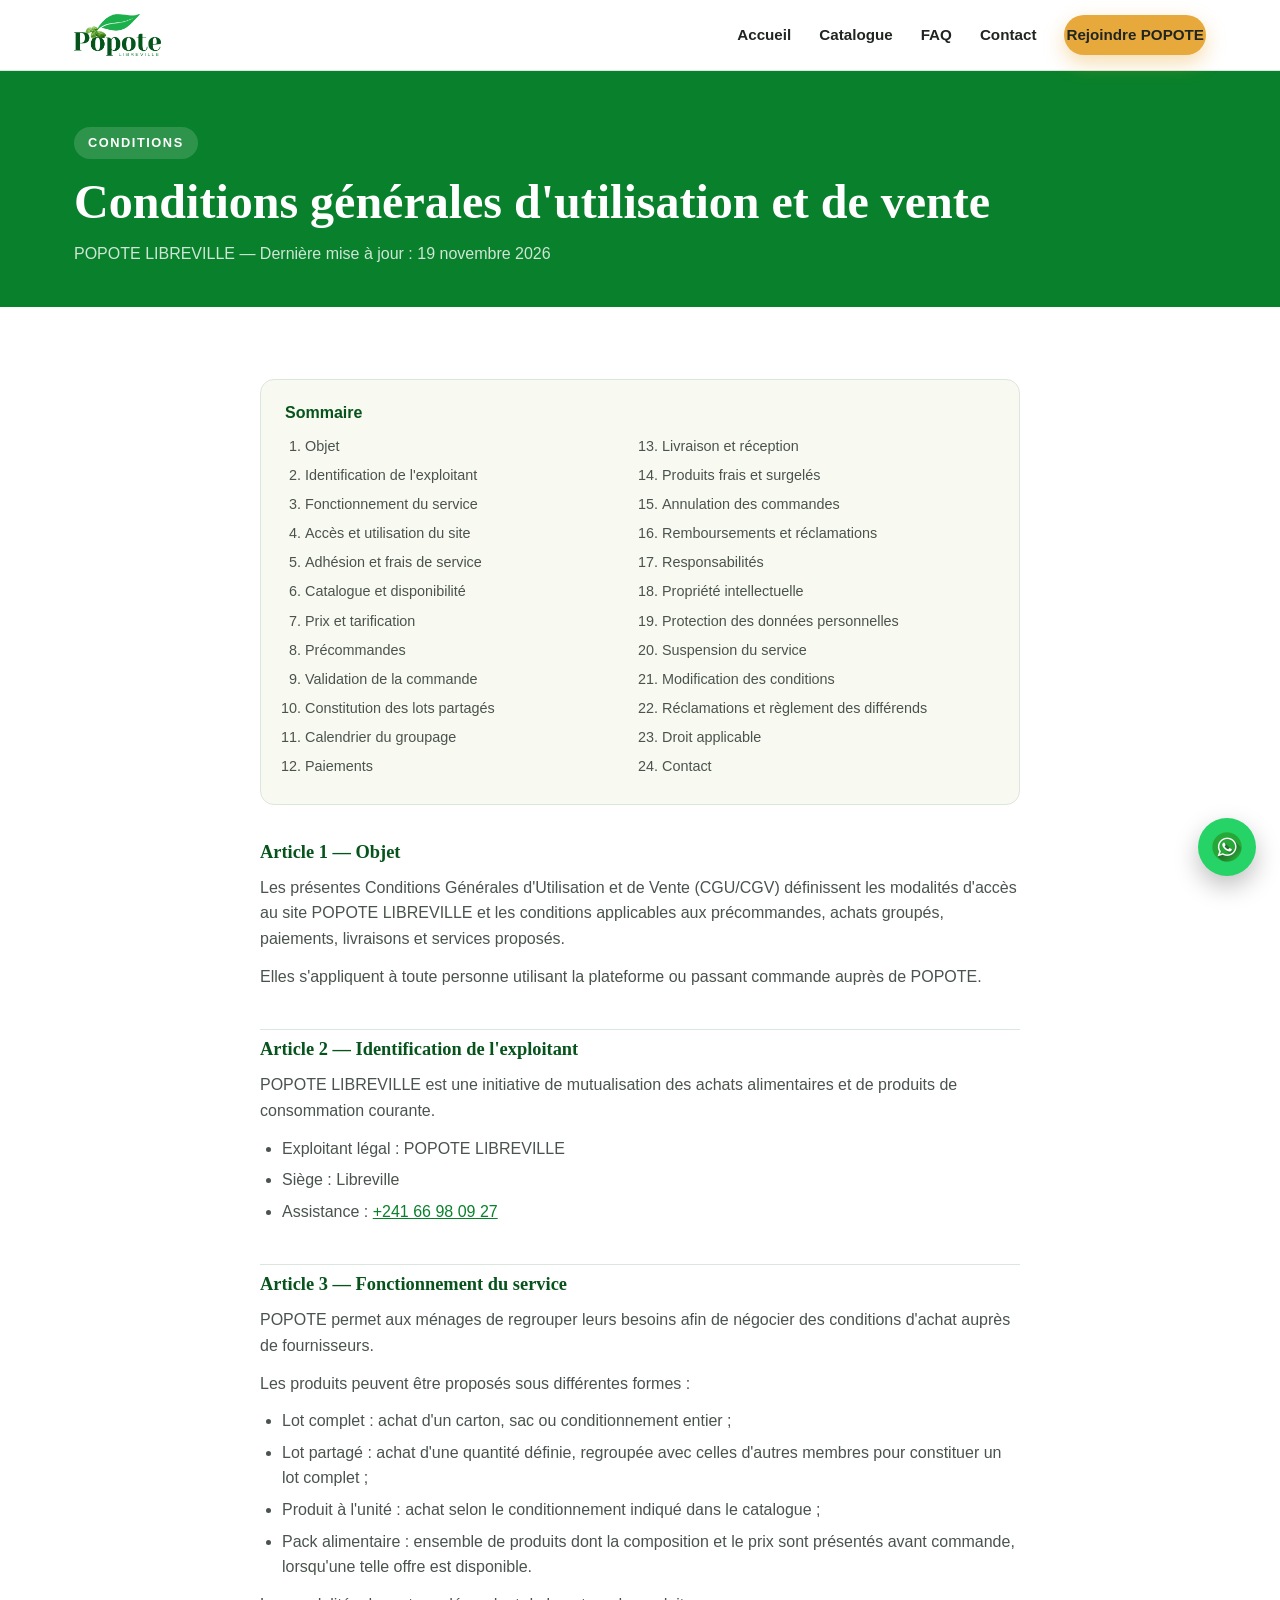
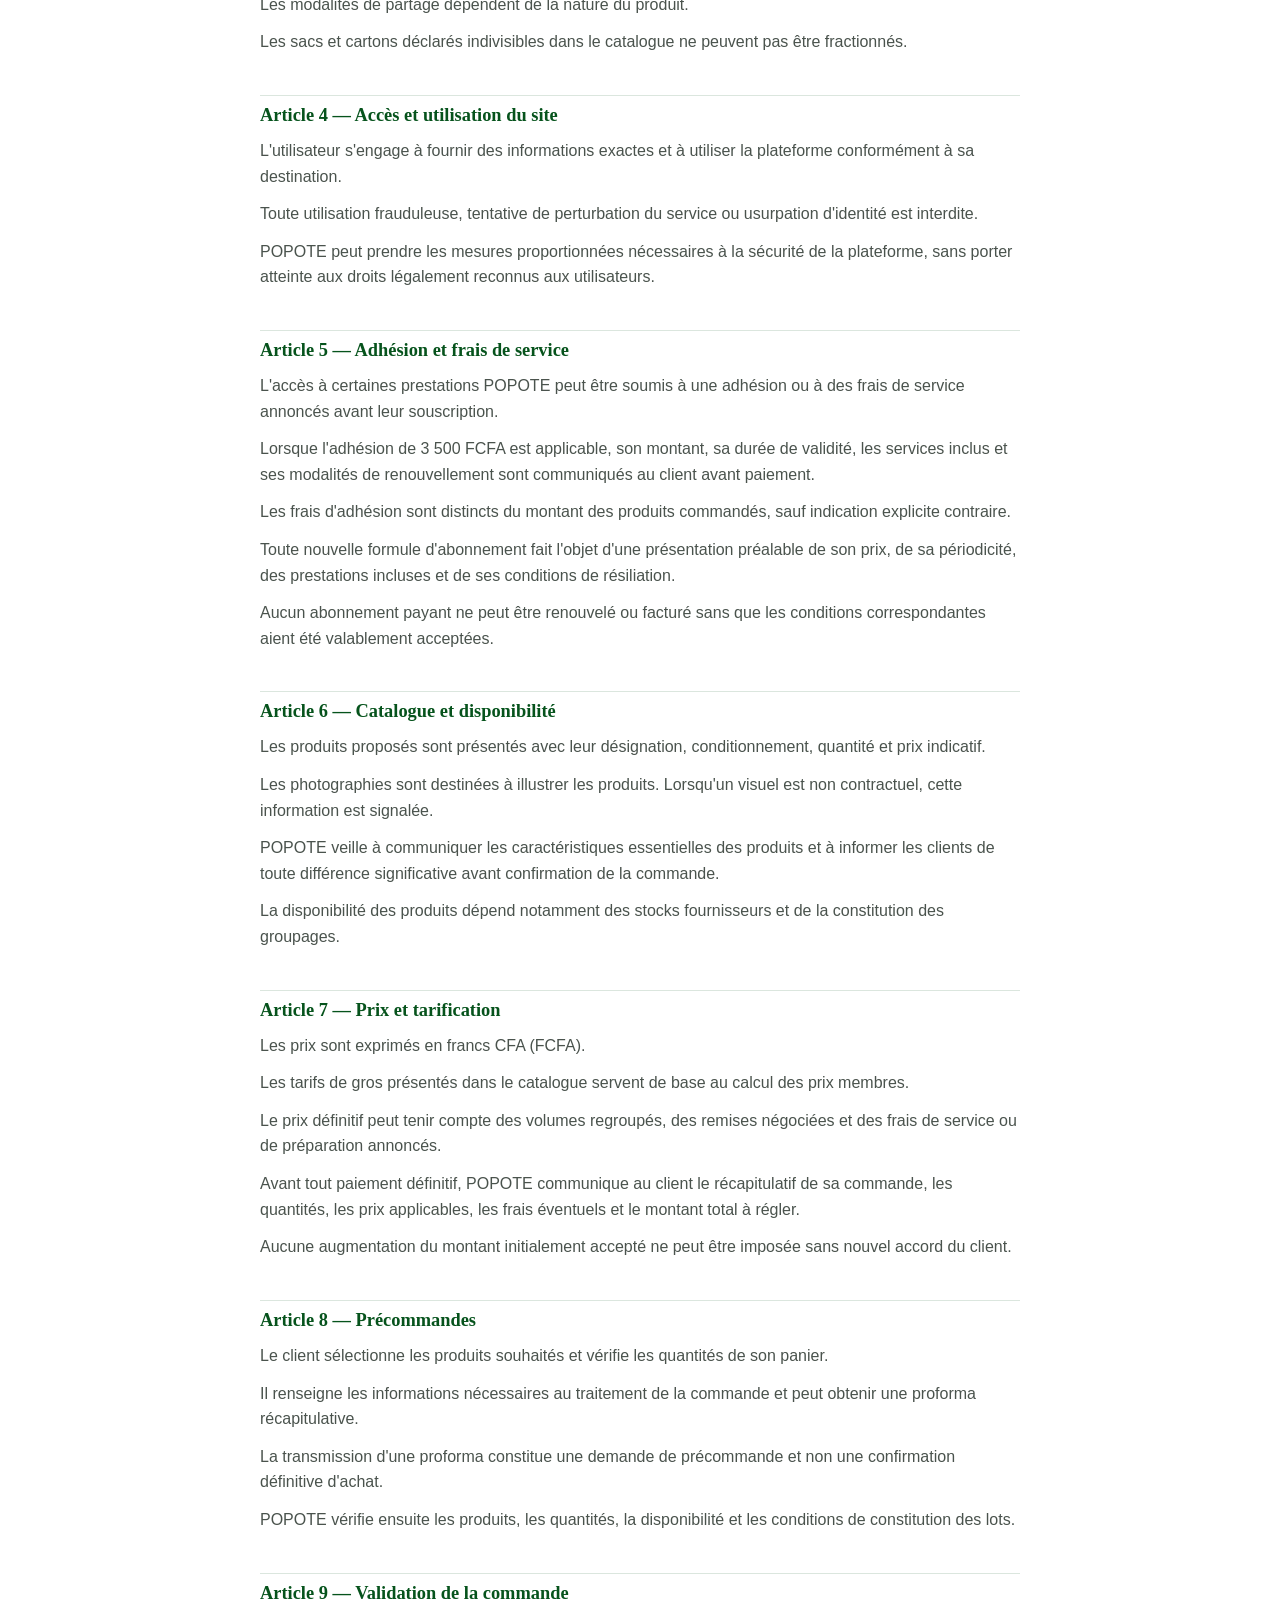
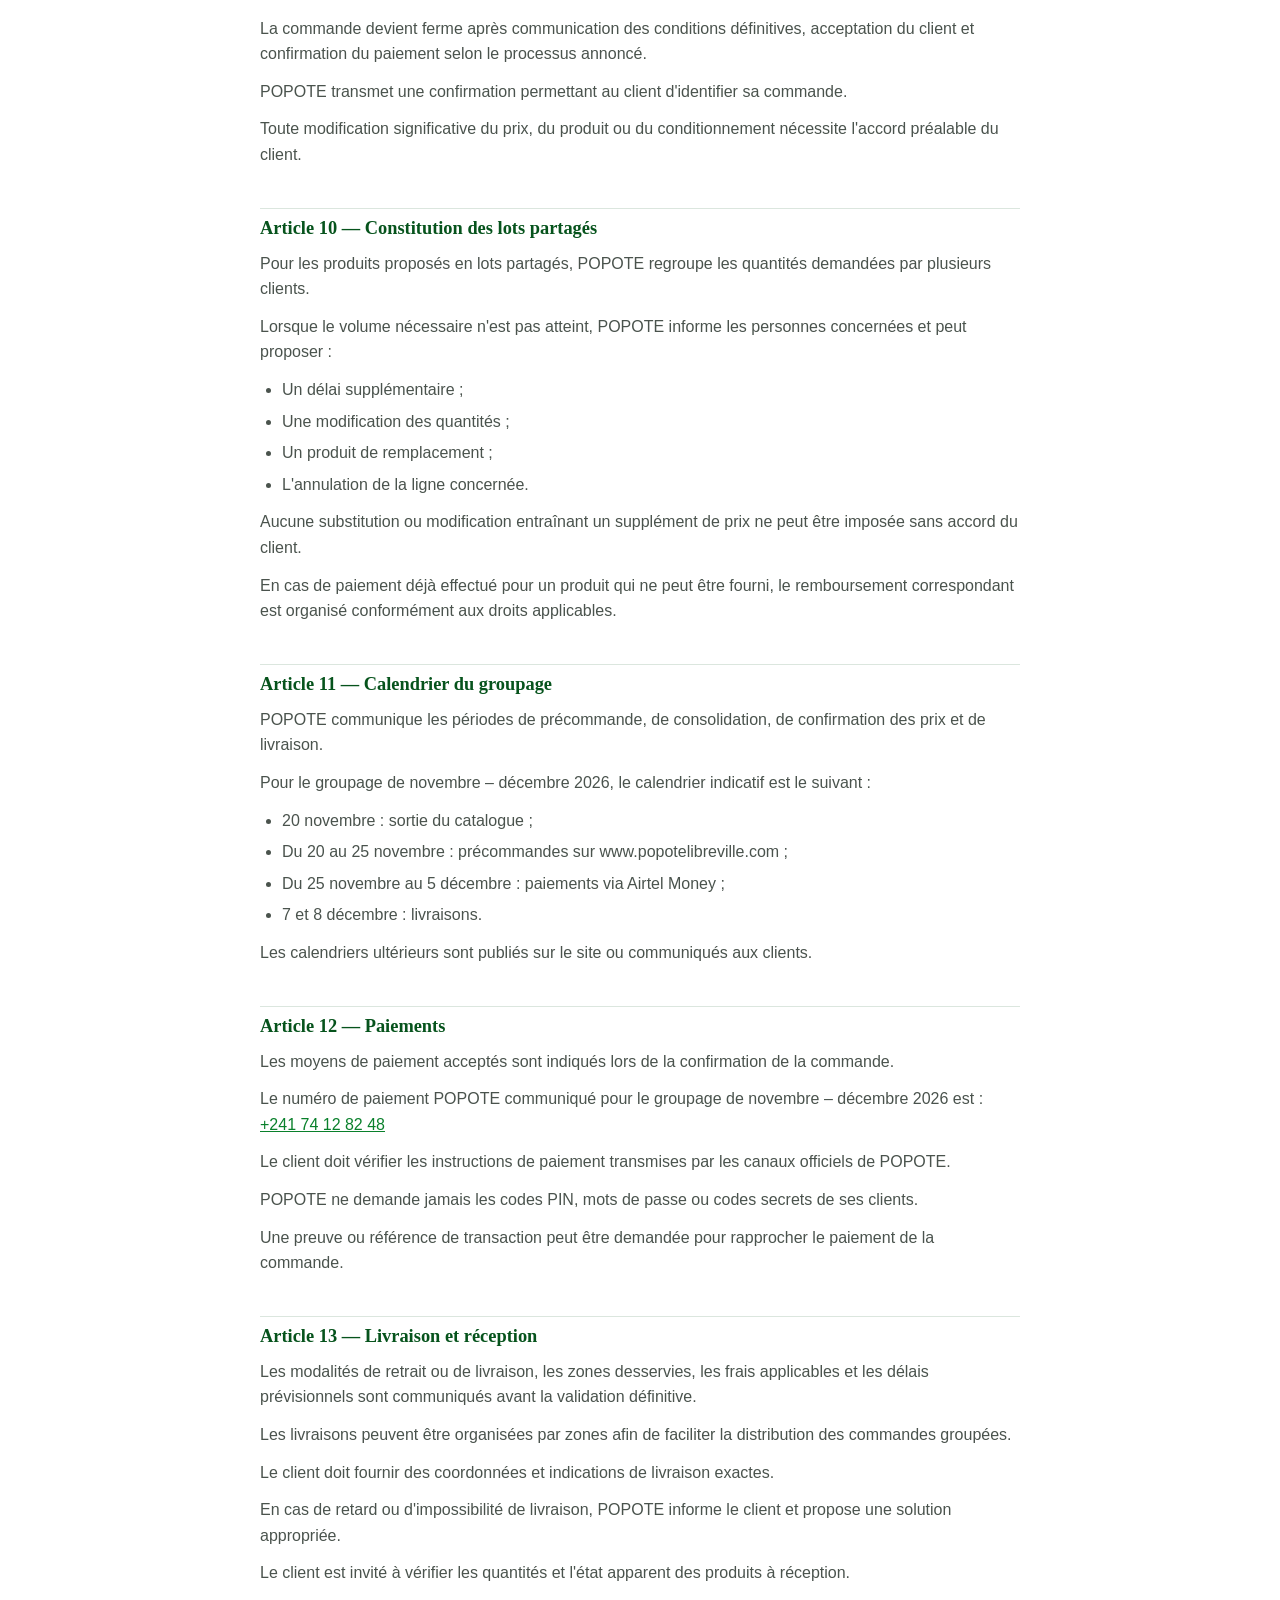
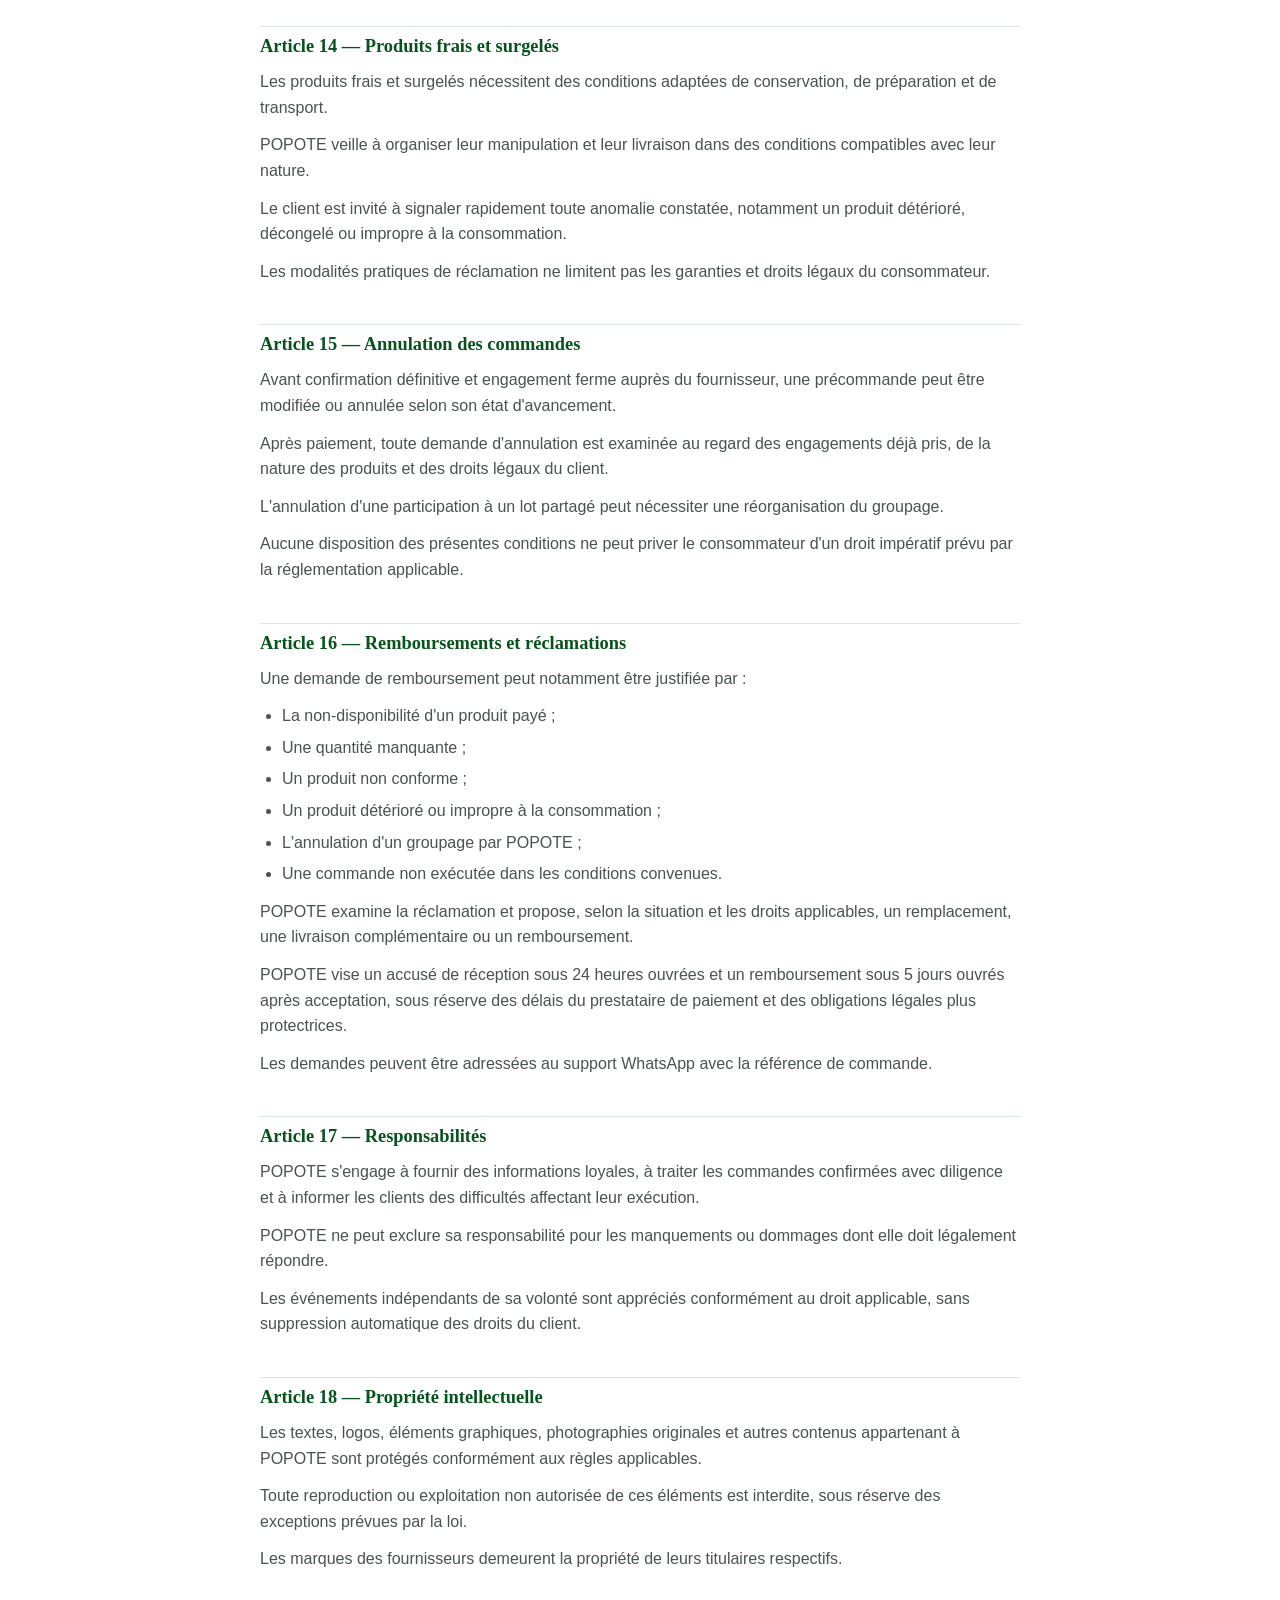
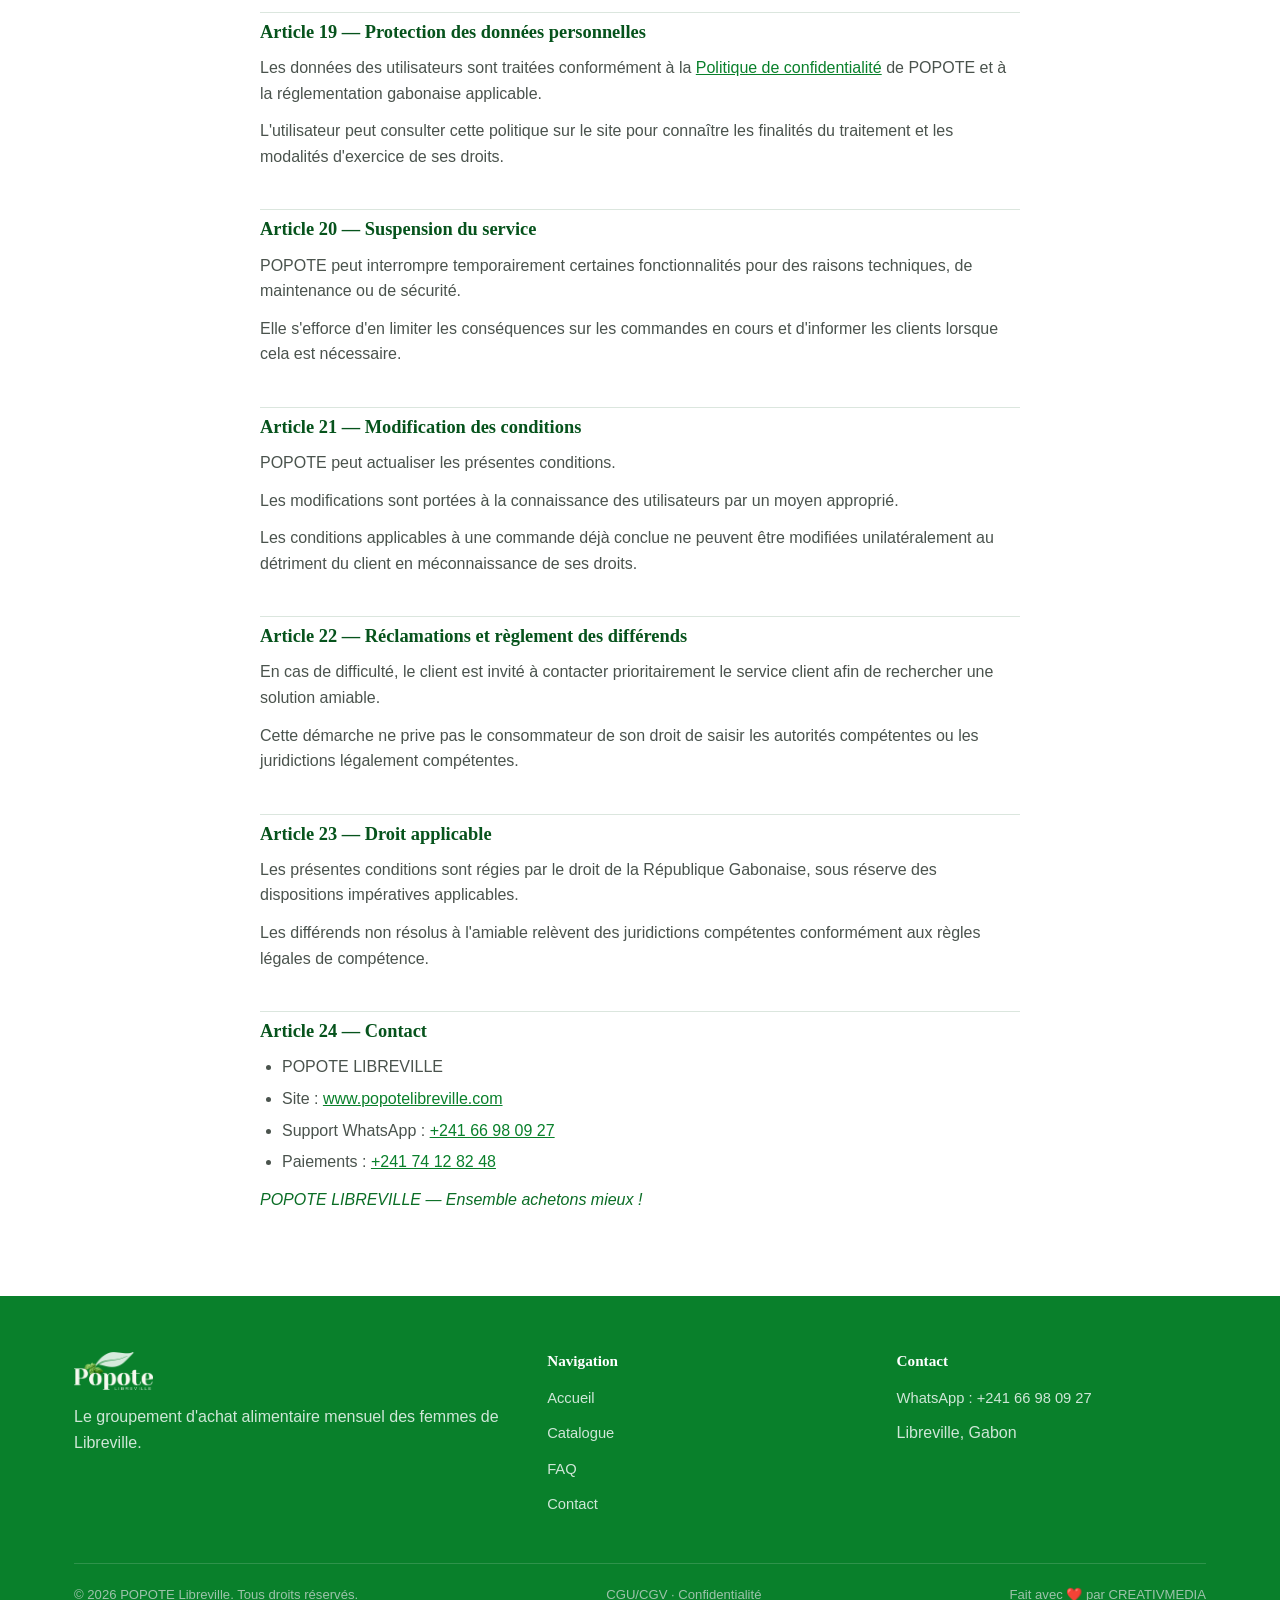
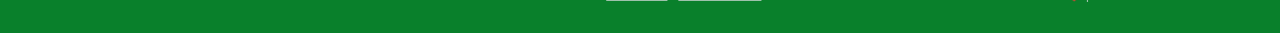
<file: cgu.html>
<!DOCTYPE html>
<html lang="fr">
<head>
<meta charset="UTF-8">
<meta name="viewport" content="width=device-width, initial-scale=1.0">
<title>Conditions générales d'utilisation et de vente — POPOTE Libreville</title>
<meta name="description" content="Conditions générales d'utilisation et de vente de POPOTE Libreville : fonctionnement du service, précommandes, prix, paiements, livraison, remboursements.">
<link rel="icon" href="data:image/svg+xml,%3Csvg xmlns='http://www.w3.org/2000/svg' viewBox='0 0 64 64'%3E%3Ccircle cx='32' cy='32' r='32' fill='%2306531c'/%3E%3Cpath d='M18 40 C18 24 34 14 50 12 C44 24 34 36 20 42 Z' fill='%231cb04c'/%3E%3C/svg%3E">
<link rel="stylesheet" href="assets/css/style.css?v=20261123">
</head>
<body>

<header class="site-header">
  <div class="container">
    <a href="index.html" class="logo" aria-label="POPOTE Libreville — accueil">
      <img src="assets/img/logo-header.png" alt="Popote Libreville" width="167" height="80">
    </a>

    <button class="nav-toggle" aria-label="Ouvrir le menu" aria-expanded="false">
      <span></span><span></span><span></span>
    </button>

    <nav class="nav">
      <a href="index.html">Accueil</a>
      <a href="catalogue.html">Catalogue</a>
      <a href="faq.html">FAQ</a>
      <a href="contact.html">Contact</a>
      <a href="https://chat.whatsapp.com/FhwOE2wJzHiBa1dlqMgFWb?s=cl&amp;p=a&amp;mlu=1" class="btn btn-primary" target="_blank" rel="noopener">Rejoindre POPOTE</a>
    </nav>
  </div>
</header>

<main>

  <section class="page-hero">
    <div class="container">
      <span class="eyebrow" style="background:rgba(255,255,255,0.15); color:#fff;">Conditions</span>
      <h1>Conditions générales d'utilisation et de vente</h1>
      <p>POPOTE LIBREVILLE — Dernière mise à jour : 19 novembre 2026</p>
    </div>
  </section>

  <section>
    <div class="container">
      <div class="legal-content">

        <nav class="legal-toc" aria-label="Sommaire des conditions générales">
          <strong>Sommaire</strong>
          <ol>
            <li><a href="#art1">Objet</a></li>
            <li><a href="#art2">Identification de l'exploitant</a></li>
            <li><a href="#art3">Fonctionnement du service</a></li>
            <li><a href="#art4">Accès et utilisation du site</a></li>
            <li><a href="#art5">Adhésion et frais de service</a></li>
            <li><a href="#art6">Catalogue et disponibilité</a></li>
            <li><a href="#art7">Prix et tarification</a></li>
            <li><a href="#art8">Précommandes</a></li>
            <li><a href="#art9">Validation de la commande</a></li>
            <li><a href="#art10">Constitution des lots partagés</a></li>
            <li><a href="#art11">Calendrier du groupage</a></li>
            <li><a href="#art12">Paiements</a></li>
            <li><a href="#art13">Livraison et réception</a></li>
            <li><a href="#art14">Produits frais et surgelés</a></li>
            <li><a href="#art15">Annulation des commandes</a></li>
            <li><a href="#art16">Remboursements et réclamations</a></li>
            <li><a href="#art17">Responsabilités</a></li>
            <li><a href="#art18">Propriété intellectuelle</a></li>
            <li><a href="#art19">Protection des données personnelles</a></li>
            <li><a href="#art20">Suspension du service</a></li>
            <li><a href="#art21">Modification des conditions</a></li>
            <li><a href="#art22">Réclamations et règlement des différends</a></li>
            <li><a href="#art23">Droit applicable</a></li>
            <li><a href="#art24">Contact</a></li>
          </ol>
        </nav>

        <h2 id="art1">Article 1 — Objet</h2>
        <p>Les présentes Conditions Générales d'Utilisation et de Vente (CGU/CGV) définissent les modalités d'accès au site POPOTE LIBREVILLE et les conditions applicables aux précommandes, achats groupés, paiements, livraisons et services proposés.</p>
        <p>Elles s'appliquent à toute personne utilisant la plateforme ou passant commande auprès de POPOTE.</p>

        <h2 id="art2">Article 2 — Identification de l'exploitant</h2>
        <p>POPOTE LIBREVILLE est une initiative de mutualisation des achats alimentaires et de produits de consommation courante.</p>
        <ul>
          <li>Exploitant légal : POPOTE LIBREVILLE</li>
          <li>Siège : Libreville</li>
          <li>Assistance : <a href="tel:+24166980927">+241 66 98 09 27</a></li>
        </ul>

        <h2 id="art3">Article 3 — Fonctionnement du service</h2>
        <p>POPOTE permet aux ménages de regrouper leurs besoins afin de négocier des conditions d'achat auprès de fournisseurs.</p>
        <p>Les produits peuvent être proposés sous différentes formes :</p>
        <ul>
          <li>Lot complet : achat d'un carton, sac ou conditionnement entier ;</li>
          <li>Lot partagé : achat d'une quantité définie, regroupée avec celles d'autres membres pour constituer un lot complet ;</li>
          <li>Produit à l'unité : achat selon le conditionnement indiqué dans le catalogue ;</li>
          <li>Pack alimentaire : ensemble de produits dont la composition et le prix sont présentés avant commande, lorsqu'une telle offre est disponible.</li>
        </ul>
        <p>Les modalités de partage dépendent de la nature du produit.</p>
        <p>Les sacs et cartons déclarés indivisibles dans le catalogue ne peuvent pas être fractionnés.</p>

        <h2 id="art4">Article 4 — Accès et utilisation du site</h2>
        <p>L'utilisateur s'engage à fournir des informations exactes et à utiliser la plateforme conformément à sa destination.</p>
        <p>Toute utilisation frauduleuse, tentative de perturbation du service ou usurpation d'identité est interdite.</p>
        <p>POPOTE peut prendre les mesures proportionnées nécessaires à la sécurité de la plateforme, sans porter atteinte aux droits légalement reconnus aux utilisateurs.</p>

        <h2 id="art5">Article 5 — Adhésion et frais de service</h2>
        <p>L'accès à certaines prestations POPOTE peut être soumis à une adhésion ou à des frais de service annoncés avant leur souscription.</p>
        <p>Lorsque l'adhésion de 3 500 FCFA est applicable, son montant, sa durée de validité, les services inclus et ses modalités de renouvellement sont communiqués au client avant paiement.</p>
        <p>Les frais d'adhésion sont distincts du montant des produits commandés, sauf indication explicite contraire.</p>
        <p>Toute nouvelle formule d'abonnement fait l'objet d'une présentation préalable de son prix, de sa périodicité, des prestations incluses et de ses conditions de résiliation.</p>
        <p>Aucun abonnement payant ne peut être renouvelé ou facturé sans que les conditions correspondantes aient été valablement acceptées.</p>

        <h2 id="art6">Article 6 — Catalogue et disponibilité</h2>
        <p>Les produits proposés sont présentés avec leur désignation, conditionnement, quantité et prix indicatif.</p>
        <p>Les photographies sont destinées à illustrer les produits. Lorsqu'un visuel est non contractuel, cette information est signalée.</p>
        <p>POPOTE veille à communiquer les caractéristiques essentielles des produits et à informer les clients de toute différence significative avant confirmation de la commande.</p>
        <p>La disponibilité des produits dépend notamment des stocks fournisseurs et de la constitution des groupages.</p>

        <h2 id="art7">Article 7 — Prix et tarification</h2>
        <p>Les prix sont exprimés en francs CFA (FCFA).</p>
        <p>Les tarifs de gros présentés dans le catalogue servent de base au calcul des prix membres.</p>
        <p>Le prix définitif peut tenir compte des volumes regroupés, des remises négociées et des frais de service ou de préparation annoncés.</p>
        <p>Avant tout paiement définitif, POPOTE communique au client le récapitulatif de sa commande, les quantités, les prix applicables, les frais éventuels et le montant total à régler.</p>
        <p>Aucune augmentation du montant initialement accepté ne peut être imposée sans nouvel accord du client.</p>

        <h2 id="art8">Article 8 — Précommandes</h2>
        <p>Le client sélectionne les produits souhaités et vérifie les quantités de son panier.</p>
        <p>Il renseigne les informations nécessaires au traitement de la commande et peut obtenir une proforma récapitulative.</p>
        <p>La transmission d'une proforma constitue une demande de précommande et non une confirmation définitive d'achat.</p>
        <p>POPOTE vérifie ensuite les produits, les quantités, la disponibilité et les conditions de constitution des lots.</p>

        <h2 id="art9">Article 9 — Validation de la commande</h2>
        <p>La commande devient ferme après communication des conditions définitives, acceptation du client et confirmation du paiement selon le processus annoncé.</p>
        <p>POPOTE transmet une confirmation permettant au client d'identifier sa commande.</p>
        <p>Toute modification significative du prix, du produit ou du conditionnement nécessite l'accord préalable du client.</p>

        <h2 id="art10">Article 10 — Constitution des lots partagés</h2>
        <p>Pour les produits proposés en lots partagés, POPOTE regroupe les quantités demandées par plusieurs clients.</p>
        <p>Lorsque le volume nécessaire n'est pas atteint, POPOTE informe les personnes concernées et peut proposer :</p>
        <ul>
          <li>Un délai supplémentaire ;</li>
          <li>Une modification des quantités ;</li>
          <li>Un produit de remplacement ;</li>
          <li>L'annulation de la ligne concernée.</li>
        </ul>
        <p>Aucune substitution ou modification entraînant un supplément de prix ne peut être imposée sans accord du client.</p>
        <p>En cas de paiement déjà effectué pour un produit qui ne peut être fourni, le remboursement correspondant est organisé conformément aux droits applicables.</p>

        <h2 id="art11">Article 11 — Calendrier du groupage</h2>
        <p>POPOTE communique les périodes de précommande, de consolidation, de confirmation des prix et de livraison.</p>
        <p>Pour le groupage de novembre – décembre 2026, le calendrier indicatif est le suivant :</p>
        <ul>
          <li>20 novembre : sortie du catalogue ;</li>
          <li>Du 20 au 25 novembre : précommandes sur www.popotelibreville.com ;</li>
          <li>Du 25 novembre au 5 décembre : paiements via Airtel Money ;</li>
          <li>7 et 8 décembre : livraisons.</li>
        </ul>
        <p>Les calendriers ultérieurs sont publiés sur le site ou communiqués aux clients.</p>

        <h2 id="art12">Article 12 — Paiements</h2>
        <p>Les moyens de paiement acceptés sont indiqués lors de la confirmation de la commande.</p>
        <p>Le numéro de paiement POPOTE communiqué pour le groupage de novembre – décembre 2026 est : <a href="tel:+24174128248">+241 74 12 82 48</a></p>
        <p>Le client doit vérifier les instructions de paiement transmises par les canaux officiels de POPOTE.</p>
        <p>POPOTE ne demande jamais les codes PIN, mots de passe ou codes secrets de ses clients.</p>
        <p>Une preuve ou référence de transaction peut être demandée pour rapprocher le paiement de la commande.</p>

        <h2 id="art13">Article 13 — Livraison et réception</h2>
        <p>Les modalités de retrait ou de livraison, les zones desservies, les frais applicables et les délais prévisionnels sont communiqués avant la validation définitive.</p>
        <p>Les livraisons peuvent être organisées par zones afin de faciliter la distribution des commandes groupées.</p>
        <p>Le client doit fournir des coordonnées et indications de livraison exactes.</p>
        <p>En cas de retard ou d'impossibilité de livraison, POPOTE informe le client et propose une solution appropriée.</p>
        <p>Le client est invité à vérifier les quantités et l'état apparent des produits à réception.</p>

        <h2 id="art14">Article 14 — Produits frais et surgelés</h2>
        <p>Les produits frais et surgelés nécessitent des conditions adaptées de conservation, de préparation et de transport.</p>
        <p>POPOTE veille à organiser leur manipulation et leur livraison dans des conditions compatibles avec leur nature.</p>
        <p>Le client est invité à signaler rapidement toute anomalie constatée, notamment un produit détérioré, décongelé ou impropre à la consommation.</p>
        <p>Les modalités pratiques de réclamation ne limitent pas les garanties et droits légaux du consommateur.</p>

        <h2 id="art15">Article 15 — Annulation des commandes</h2>
        <p>Avant confirmation définitive et engagement ferme auprès du fournisseur, une précommande peut être modifiée ou annulée selon son état d'avancement.</p>
        <p>Après paiement, toute demande d'annulation est examinée au regard des engagements déjà pris, de la nature des produits et des droits légaux du client.</p>
        <p>L'annulation d'une participation à un lot partagé peut nécessiter une réorganisation du groupage.</p>
        <p>Aucune disposition des présentes conditions ne peut priver le consommateur d'un droit impératif prévu par la réglementation applicable.</p>

        <h2 id="art16">Article 16 — Remboursements et réclamations</h2>
        <p>Une demande de remboursement peut notamment être justifiée par :</p>
        <ul>
          <li>La non-disponibilité d'un produit payé ;</li>
          <li>Une quantité manquante ;</li>
          <li>Un produit non conforme ;</li>
          <li>Un produit détérioré ou impropre à la consommation ;</li>
          <li>L'annulation d'un groupage par POPOTE ;</li>
          <li>Une commande non exécutée dans les conditions convenues.</li>
        </ul>
        <p>POPOTE examine la réclamation et propose, selon la situation et les droits applicables, un remplacement, une livraison complémentaire ou un remboursement.</p>
        <p>POPOTE vise un accusé de réception sous 24 heures ouvrées et un remboursement sous 5 jours ouvrés après acceptation, sous réserve des délais du prestataire de paiement et des obligations légales plus protectrices.</p>
        <p>Les demandes peuvent être adressées au support WhatsApp avec la référence de commande.</p>

        <h2 id="art17">Article 17 — Responsabilités</h2>
        <p>POPOTE s'engage à fournir des informations loyales, à traiter les commandes confirmées avec diligence et à informer les clients des difficultés affectant leur exécution.</p>
        <p>POPOTE ne peut exclure sa responsabilité pour les manquements ou dommages dont elle doit légalement répondre.</p>
        <p>Les événements indépendants de sa volonté sont appréciés conformément au droit applicable, sans suppression automatique des droits du client.</p>

        <h2 id="art18">Article 18 — Propriété intellectuelle</h2>
        <p>Les textes, logos, éléments graphiques, photographies originales et autres contenus appartenant à POPOTE sont protégés conformément aux règles applicables.</p>
        <p>Toute reproduction ou exploitation non autorisée de ces éléments est interdite, sous réserve des exceptions prévues par la loi.</p>
        <p>Les marques des fournisseurs demeurent la propriété de leurs titulaires respectifs.</p>

        <h2 id="art19">Article 19 — Protection des données personnelles</h2>
        <p>Les données des utilisateurs sont traitées conformément à la <a href="confidentialite.html">Politique de confidentialité</a> de POPOTE et à la réglementation gabonaise applicable.</p>
        <p>L'utilisateur peut consulter cette politique sur le site pour connaître les finalités du traitement et les modalités d'exercice de ses droits.</p>

        <h2 id="art20">Article 20 — Suspension du service</h2>
        <p>POPOTE peut interrompre temporairement certaines fonctionnalités pour des raisons techniques, de maintenance ou de sécurité.</p>
        <p>Elle s'efforce d'en limiter les conséquences sur les commandes en cours et d'informer les clients lorsque cela est nécessaire.</p>

        <h2 id="art21">Article 21 — Modification des conditions</h2>
        <p>POPOTE peut actualiser les présentes conditions.</p>
        <p>Les modifications sont portées à la connaissance des utilisateurs par un moyen approprié.</p>
        <p>Les conditions applicables à une commande déjà conclue ne peuvent être modifiées unilatéralement au détriment du client en méconnaissance de ses droits.</p>

        <h2 id="art22">Article 22 — Réclamations et règlement des différends</h2>
        <p>En cas de difficulté, le client est invité à contacter prioritairement le service client afin de rechercher une solution amiable.</p>
        <p>Cette démarche ne prive pas le consommateur de son droit de saisir les autorités compétentes ou les juridictions légalement compétentes.</p>

        <h2 id="art23">Article 23 — Droit applicable</h2>
        <p>Les présentes conditions sont régies par le droit de la République Gabonaise, sous réserve des dispositions impératives applicables.</p>
        <p>Les différends non résolus à l'amiable relèvent des juridictions compétentes conformément aux règles légales de compétence.</p>

        <h2 id="art24">Article 24 — Contact</h2>
        <ul>
          <li>POPOTE LIBREVILLE</li>
          <li>Site : <a href="https://www.popotelibreville.com" target="_blank" rel="noopener">www.popotelibreville.com</a></li>
          <li>Support WhatsApp : <a href="https://wa.me/24166980927" target="_blank" rel="noopener">+241 66 98 09 27</a></li>
          <li>Paiements : <a href="tel:+24174128248">+241 74 12 82 48</a></li>
        </ul>
        <p class="legal-closing"><em>POPOTE LIBREVILLE — Ensemble achetons mieux !</em></p>

      </div>
    </div>
  </section>

</main>

<footer class="site-footer">
  <div class="container">
    <div class="footer-grid">
      <div>
        <div class="footer-logo">
          <img src="assets/img/logo-footer.png" alt="Popote Libreville" width="167" height="80">
        </div>
        <p>Le groupement d'achat alimentaire mensuel des femmes de Libreville.</p>
      </div>
      <div>
        <h4>Navigation</h4>
        <ul>
          <li><a href="index.html">Accueil</a></li>
          <li><a href="catalogue.html">Catalogue</a></li>
          <li><a href="faq.html">FAQ</a></li>
          <li><a href="contact.html">Contact</a></li>
        </ul>
      </div>
      <div>
        <h4>Contact</h4>
        <ul>
          <li><a href="https://wa.me/24166980927" target="_blank" rel="noopener">WhatsApp : +241 66 98 09 27</a></li>
          <li>Libreville, Gabon</li>
        </ul>
      </div>
    </div>
    <div class="footer-bottom">
      <span>© <span id="year"></span> POPOTE Libreville. Tous droits réservés.</span>
      <span><a href="cgu.html">CGU/CGV</a> · <a href="confidentialite.html">Confidentialité</a></span>
      <span>Fait avec ❤️ par CREATIVMEDIA</span>
    </div>
  </div>
</footer>

<a href="https://wa.me/24166980927?text=Bonjour%20POPOTE%20!" class="wa-float" target="_blank" rel="noopener" aria-label="Contacter POPOTE sur WhatsApp">
  <img src="assets/img/whatsapp-icon.png" alt="">
</a>

<script src="assets/js/main.js?v=20261123"></script>
</body>
</html>
</file>
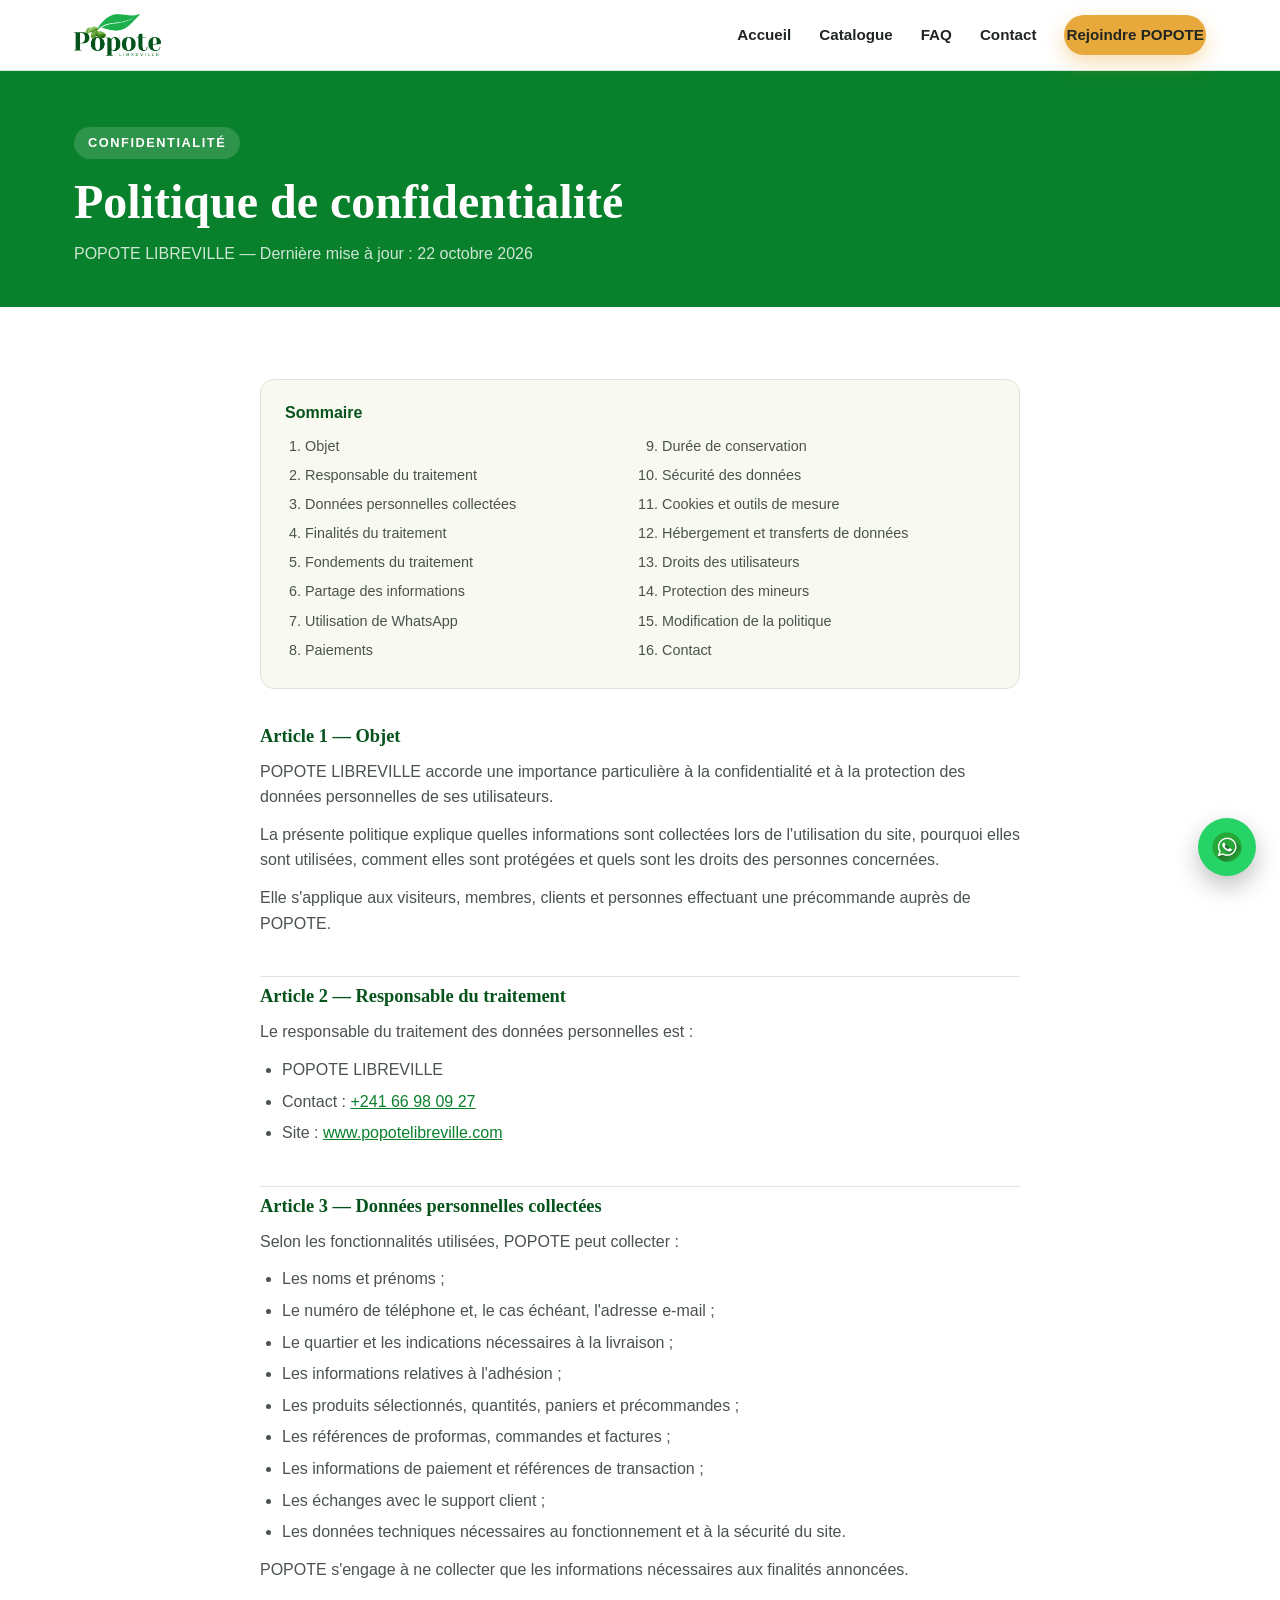
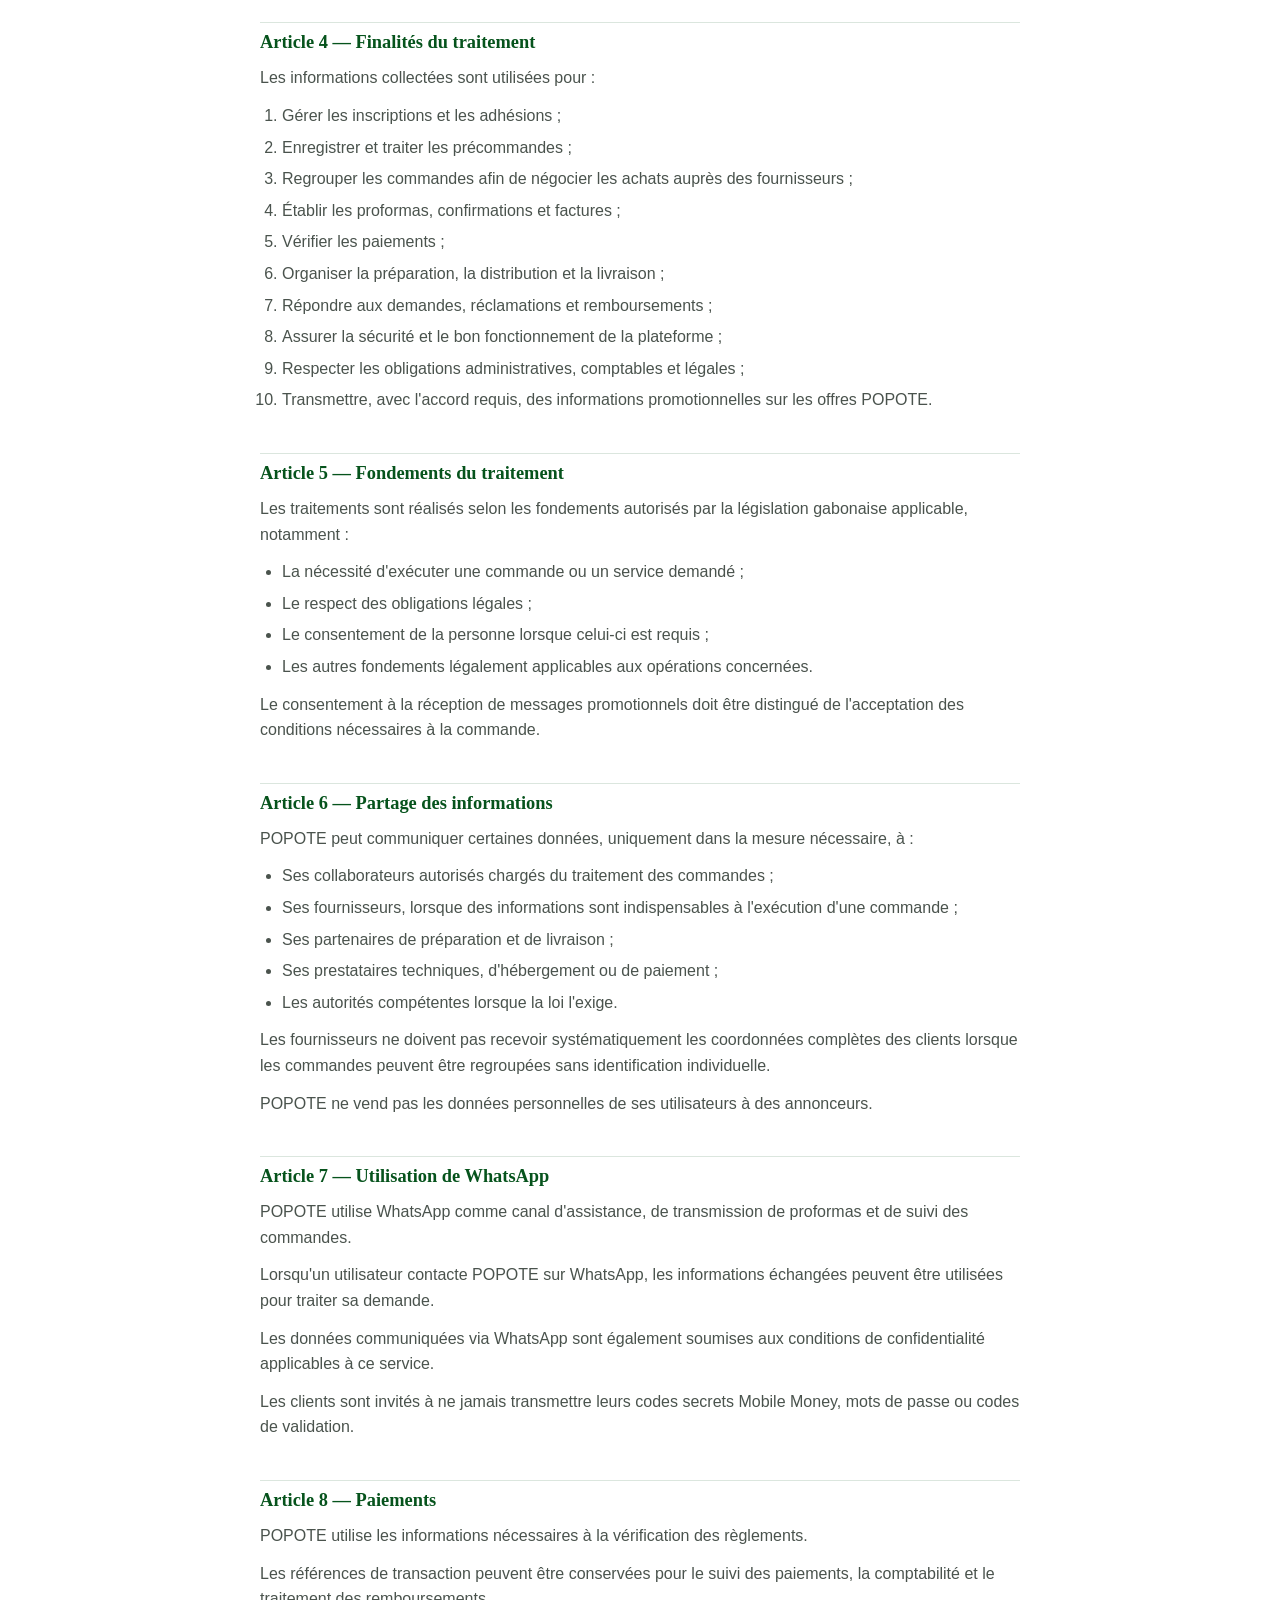
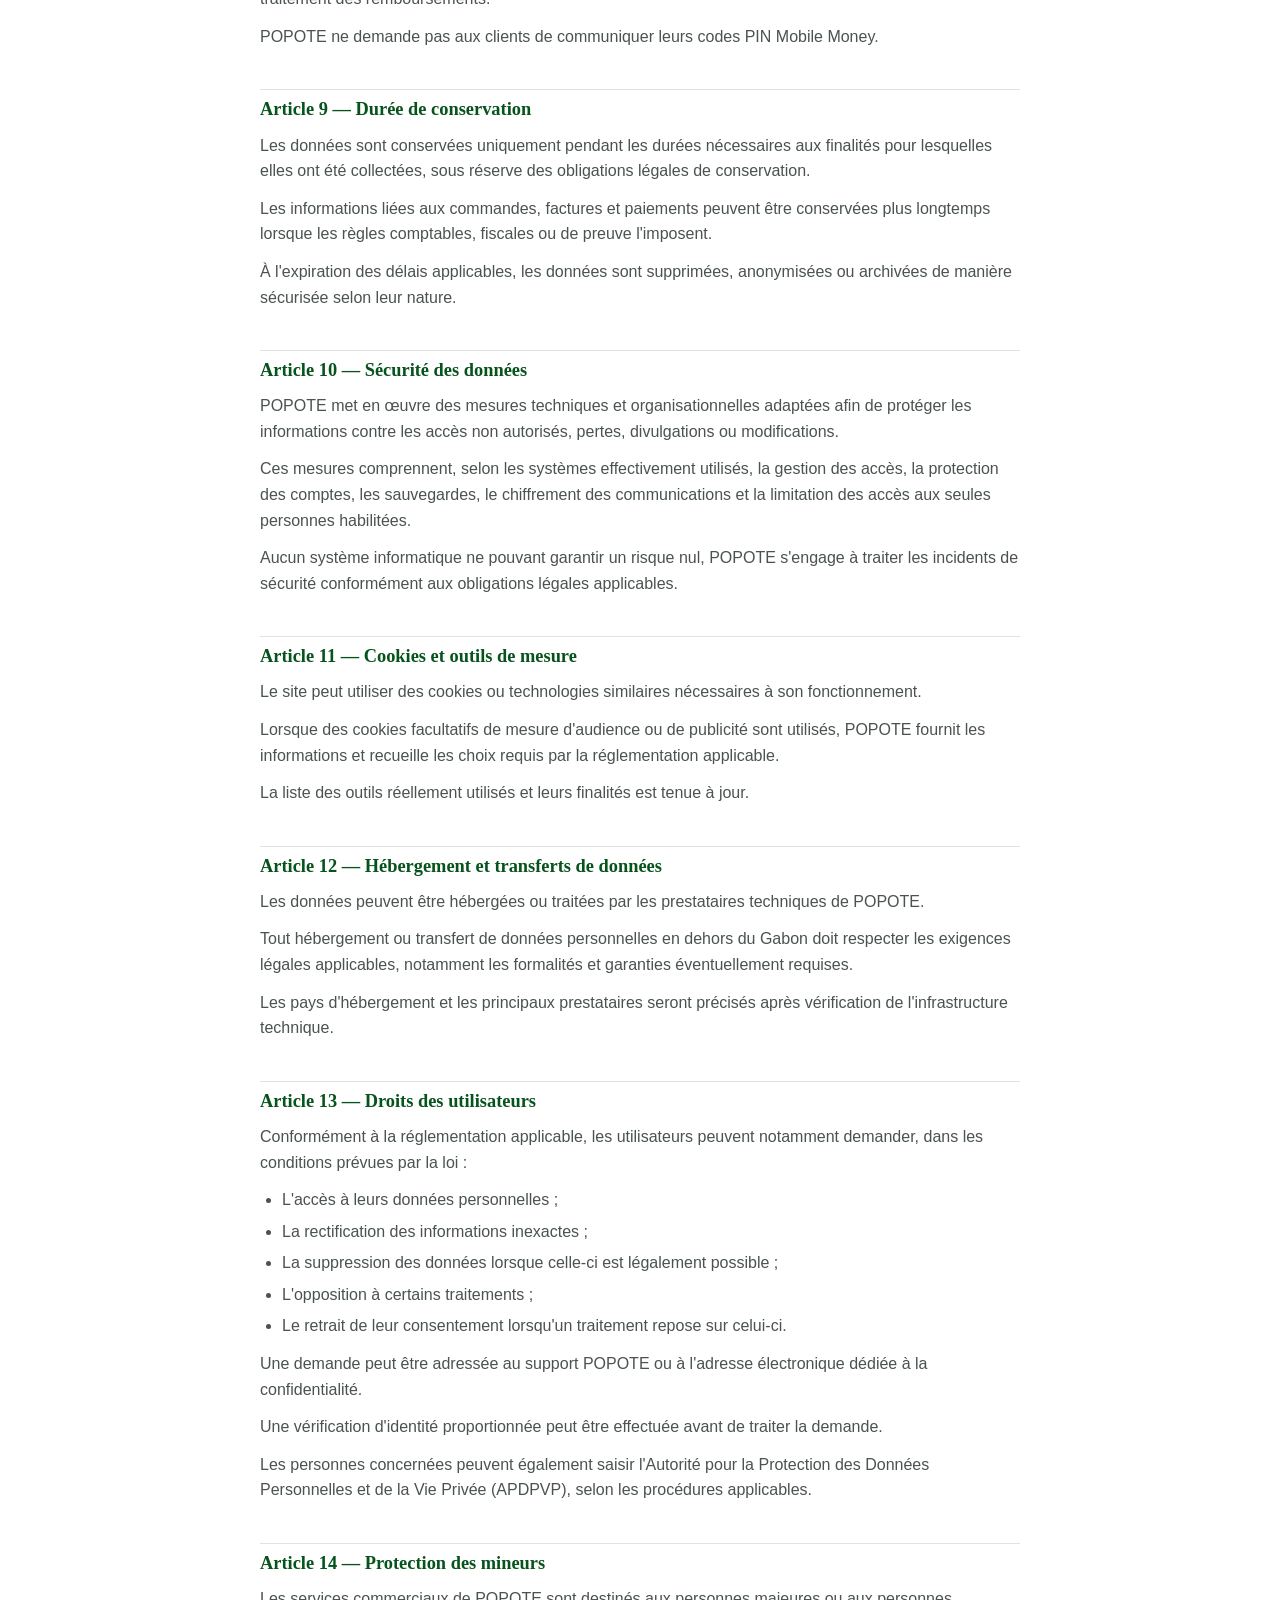
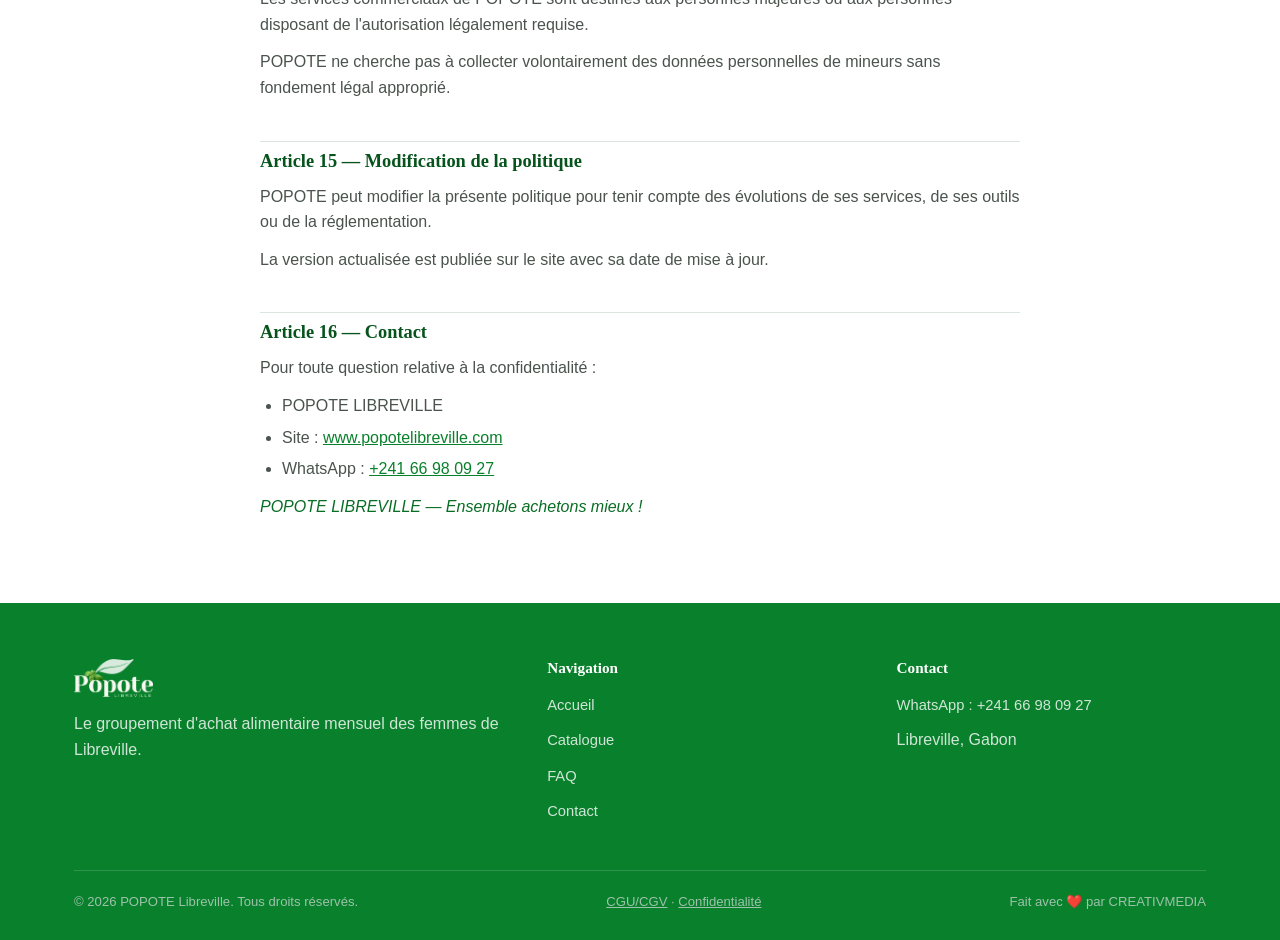
<file: confidentialite.html>
<!DOCTYPE html>
<html lang="fr">
<head>
<meta charset="UTF-8">
<meta name="viewport" content="width=device-width, initial-scale=1.0">
<title>Politique de confidentialité — POPOTE Libreville</title>
<meta name="description" content="Politique de confidentialité de POPOTE Libreville : données collectées, finalités, partage, sécurité et droits des utilisateurs.">
<link rel="icon" href="data:image/svg+xml,%3Csvg xmlns='http://www.w3.org/2000/svg' viewBox='0 0 64 64'%3E%3Ccircle cx='32' cy='32' r='32' fill='%2306531c'/%3E%3Cpath d='M18 40 C18 24 34 14 50 12 C44 24 34 36 20 42 Z' fill='%231cb04c'/%3E%3C/svg%3E">
<link rel="stylesheet" href="assets/css/style.css?v=20261123">
</head>
<body>

<header class="site-header">
  <div class="container">
    <a href="index.html" class="logo" aria-label="POPOTE Libreville — accueil">
      <img src="assets/img/logo-header.png" alt="Popote Libreville" width="167" height="80">
    </a>

    <button class="nav-toggle" aria-label="Ouvrir le menu" aria-expanded="false">
      <span></span><span></span><span></span>
    </button>

    <nav class="nav">
      <a href="index.html">Accueil</a>
      <a href="catalogue.html">Catalogue</a>
      <a href="faq.html">FAQ</a>
      <a href="contact.html">Contact</a>
      <a href="https://chat.whatsapp.com/FhwOE2wJzHiBa1dlqMgFWb?s=cl&amp;p=a&amp;mlu=1" class="btn btn-primary" target="_blank" rel="noopener">Rejoindre POPOTE</a>
    </nav>
  </div>
</header>

<main>

  <section class="page-hero">
    <div class="container">
      <span class="eyebrow" style="background:rgba(255,255,255,0.15); color:#fff;">Confidentialité</span>
      <h1>Politique de confidentialité</h1>
      <p>POPOTE LIBREVILLE — Dernière mise à jour : 22 octobre 2026</p>
    </div>
  </section>

  <section>
    <div class="container">
      <div class="legal-content">

        <nav class="legal-toc" aria-label="Sommaire de la politique de confidentialité">
          <strong>Sommaire</strong>
          <ol>
            <li><a href="#art1">Objet</a></li>
            <li><a href="#art2">Responsable du traitement</a></li>
            <li><a href="#art3">Données personnelles collectées</a></li>
            <li><a href="#art4">Finalités du traitement</a></li>
            <li><a href="#art5">Fondements du traitement</a></li>
            <li><a href="#art6">Partage des informations</a></li>
            <li><a href="#art7">Utilisation de WhatsApp</a></li>
            <li><a href="#art8">Paiements</a></li>
            <li><a href="#art9">Durée de conservation</a></li>
            <li><a href="#art10">Sécurité des données</a></li>
            <li><a href="#art11">Cookies et outils de mesure</a></li>
            <li><a href="#art12">Hébergement et transferts de données</a></li>
            <li><a href="#art13">Droits des utilisateurs</a></li>
            <li><a href="#art14">Protection des mineurs</a></li>
            <li><a href="#art15">Modification de la politique</a></li>
            <li><a href="#art16">Contact</a></li>
          </ol>
        </nav>

        <h2 id="art1">Article 1 — Objet</h2>
        <p>POPOTE LIBREVILLE accorde une importance particulière à la confidentialité et à la protection des données personnelles de ses utilisateurs.</p>
        <p>La présente politique explique quelles informations sont collectées lors de l'utilisation du site, pourquoi elles sont utilisées, comment elles sont protégées et quels sont les droits des personnes concernées.</p>
        <p>Elle s'applique aux visiteurs, membres, clients et personnes effectuant une précommande auprès de POPOTE.</p>

        <h2 id="art2">Article 2 — Responsable du traitement</h2>
        <p>Le responsable du traitement des données personnelles est :</p>
        <ul>
          <li>POPOTE LIBREVILLE</li>
          <li>Contact : <a href="tel:+24166980927">+241 66 98 09 27</a></li>
          <li>Site : <a href="https://www.popotelibreville.com" target="_blank" rel="noopener">www.popotelibreville.com</a></li>
        </ul>

        <h2 id="art3">Article 3 — Données personnelles collectées</h2>
        <p>Selon les fonctionnalités utilisées, POPOTE peut collecter :</p>
        <ul>
          <li>Les noms et prénoms ;</li>
          <li>Le numéro de téléphone et, le cas échéant, l'adresse e-mail ;</li>
          <li>Le quartier et les indications nécessaires à la livraison ;</li>
          <li>Les informations relatives à l'adhésion ;</li>
          <li>Les produits sélectionnés, quantités, paniers et précommandes ;</li>
          <li>Les références de proformas, commandes et factures ;</li>
          <li>Les informations de paiement et références de transaction ;</li>
          <li>Les échanges avec le support client ;</li>
          <li>Les données techniques nécessaires au fonctionnement et à la sécurité du site.</li>
        </ul>
        <p>POPOTE s'engage à ne collecter que les informations nécessaires aux finalités annoncées.</p>

        <h2 id="art4">Article 4 — Finalités du traitement</h2>
        <p>Les informations collectées sont utilisées pour :</p>
        <ol>
          <li>Gérer les inscriptions et les adhésions ;</li>
          <li>Enregistrer et traiter les précommandes ;</li>
          <li>Regrouper les commandes afin de négocier les achats auprès des fournisseurs ;</li>
          <li>Établir les proformas, confirmations et factures ;</li>
          <li>Vérifier les paiements ;</li>
          <li>Organiser la préparation, la distribution et la livraison ;</li>
          <li>Répondre aux demandes, réclamations et remboursements ;</li>
          <li>Assurer la sécurité et le bon fonctionnement de la plateforme ;</li>
          <li>Respecter les obligations administratives, comptables et légales ;</li>
          <li>Transmettre, avec l'accord requis, des informations promotionnelles sur les offres POPOTE.</li>
        </ol>

        <h2 id="art5">Article 5 — Fondements du traitement</h2>
        <p>Les traitements sont réalisés selon les fondements autorisés par la législation gabonaise applicable, notamment :</p>
        <ul>
          <li>La nécessité d'exécuter une commande ou un service demandé ;</li>
          <li>Le respect des obligations légales ;</li>
          <li>Le consentement de la personne lorsque celui-ci est requis ;</li>
          <li>Les autres fondements légalement applicables aux opérations concernées.</li>
        </ul>
        <p>Le consentement à la réception de messages promotionnels doit être distingué de l'acceptation des conditions nécessaires à la commande.</p>

        <h2 id="art6">Article 6 — Partage des informations</h2>
        <p>POPOTE peut communiquer certaines données, uniquement dans la mesure nécessaire, à :</p>
        <ul>
          <li>Ses collaborateurs autorisés chargés du traitement des commandes ;</li>
          <li>Ses fournisseurs, lorsque des informations sont indispensables à l'exécution d'une commande ;</li>
          <li>Ses partenaires de préparation et de livraison ;</li>
          <li>Ses prestataires techniques, d'hébergement ou de paiement ;</li>
          <li>Les autorités compétentes lorsque la loi l'exige.</li>
        </ul>
        <p>Les fournisseurs ne doivent pas recevoir systématiquement les coordonnées complètes des clients lorsque les commandes peuvent être regroupées sans identification individuelle.</p>
        <p>POPOTE ne vend pas les données personnelles de ses utilisateurs à des annonceurs.</p>

        <h2 id="art7">Article 7 — Utilisation de WhatsApp</h2>
        <p>POPOTE utilise WhatsApp comme canal d'assistance, de transmission de proformas et de suivi des commandes.</p>
        <p>Lorsqu'un utilisateur contacte POPOTE sur WhatsApp, les informations échangées peuvent être utilisées pour traiter sa demande.</p>
        <p>Les données communiquées via WhatsApp sont également soumises aux conditions de confidentialité applicables à ce service.</p>
        <p>Les clients sont invités à ne jamais transmettre leurs codes secrets Mobile Money, mots de passe ou codes de validation.</p>

        <h2 id="art8">Article 8 — Paiements</h2>
        <p>POPOTE utilise les informations nécessaires à la vérification des règlements.</p>
        <p>Les références de transaction peuvent être conservées pour le suivi des paiements, la comptabilité et le traitement des remboursements.</p>
        <p>POPOTE ne demande pas aux clients de communiquer leurs codes PIN Mobile Money.</p>

        <h2 id="art9">Article 9 — Durée de conservation</h2>
        <p>Les données sont conservées uniquement pendant les durées nécessaires aux finalités pour lesquelles elles ont été collectées, sous réserve des obligations légales de conservation.</p>
        <p>Les informations liées aux commandes, factures et paiements peuvent être conservées plus longtemps lorsque les règles comptables, fiscales ou de preuve l'imposent.</p>
        <p>À l'expiration des délais applicables, les données sont supprimées, anonymisées ou archivées de manière sécurisée selon leur nature.</p>

        <h2 id="art10">Article 10 — Sécurité des données</h2>
        <p>POPOTE met en œuvre des mesures techniques et organisationnelles adaptées afin de protéger les informations contre les accès non autorisés, pertes, divulgations ou modifications.</p>
        <p>Ces mesures comprennent, selon les systèmes effectivement utilisés, la gestion des accès, la protection des comptes, les sauvegardes, le chiffrement des communications et la limitation des accès aux seules personnes habilitées.</p>
        <p>Aucun système informatique ne pouvant garantir un risque nul, POPOTE s'engage à traiter les incidents de sécurité conformément aux obligations légales applicables.</p>

        <h2 id="art11">Article 11 — Cookies et outils de mesure</h2>
        <p>Le site peut utiliser des cookies ou technologies similaires nécessaires à son fonctionnement.</p>
        <p>Lorsque des cookies facultatifs de mesure d'audience ou de publicité sont utilisés, POPOTE fournit les informations et recueille les choix requis par la réglementation applicable.</p>
        <p>La liste des outils réellement utilisés et leurs finalités est tenue à jour.</p>

        <h2 id="art12">Article 12 — Hébergement et transferts de données</h2>
        <p>Les données peuvent être hébergées ou traitées par les prestataires techniques de POPOTE.</p>
        <p>Tout hébergement ou transfert de données personnelles en dehors du Gabon doit respecter les exigences légales applicables, notamment les formalités et garanties éventuellement requises.</p>
        <p>Les pays d'hébergement et les principaux prestataires seront précisés après vérification de l'infrastructure technique.</p>

        <h2 id="art13">Article 13 — Droits des utilisateurs</h2>
        <p>Conformément à la réglementation applicable, les utilisateurs peuvent notamment demander, dans les conditions prévues par la loi :</p>
        <ul>
          <li>L'accès à leurs données personnelles ;</li>
          <li>La rectification des informations inexactes ;</li>
          <li>La suppression des données lorsque celle-ci est légalement possible ;</li>
          <li>L'opposition à certains traitements ;</li>
          <li>Le retrait de leur consentement lorsqu'un traitement repose sur celui-ci.</li>
        </ul>
        <p>Une demande peut être adressée au support POPOTE ou à l'adresse électronique dédiée à la confidentialité.</p>
        <p>Une vérification d'identité proportionnée peut être effectuée avant de traiter la demande.</p>
        <p>Les personnes concernées peuvent également saisir l'Autorité pour la Protection des Données Personnelles et de la Vie Privée (APDPVP), selon les procédures applicables.</p>

        <h2 id="art14">Article 14 — Protection des mineurs</h2>
        <p>Les services commerciaux de POPOTE sont destinés aux personnes majeures ou aux personnes disposant de l'autorisation légalement requise.</p>
        <p>POPOTE ne cherche pas à collecter volontairement des données personnelles de mineurs sans fondement légal approprié.</p>

        <h2 id="art15">Article 15 — Modification de la politique</h2>
        <p>POPOTE peut modifier la présente politique pour tenir compte des évolutions de ses services, de ses outils ou de la réglementation.</p>
        <p>La version actualisée est publiée sur le site avec sa date de mise à jour.</p>

        <h2 id="art16">Article 16 — Contact</h2>
        <p>Pour toute question relative à la confidentialité :</p>
        <ul>
          <li>POPOTE LIBREVILLE</li>
          <li>Site : <a href="https://www.popotelibreville.com" target="_blank" rel="noopener">www.popotelibreville.com</a></li>
          <li>WhatsApp : <a href="https://wa.me/24166980927" target="_blank" rel="noopener">+241 66 98 09 27</a></li>
        </ul>
        <p class="legal-closing"><em>POPOTE LIBREVILLE — Ensemble achetons mieux !</em></p>

      </div>
    </div>
  </section>

</main>

<footer class="site-footer">
  <div class="container">
    <div class="footer-grid">
      <div>
        <div class="footer-logo">
          <img src="assets/img/logo-footer.png" alt="Popote Libreville" width="167" height="80">
        </div>
        <p>Le groupement d'achat alimentaire mensuel des femmes de Libreville.</p>
      </div>
      <div>
        <h4>Navigation</h4>
        <ul>
          <li><a href="index.html">Accueil</a></li>
          <li><a href="catalogue.html">Catalogue</a></li>
          <li><a href="faq.html">FAQ</a></li>
          <li><a href="contact.html">Contact</a></li>
        </ul>
      </div>
      <div>
        <h4>Contact</h4>
        <ul>
          <li><a href="https://wa.me/24166980927" target="_blank" rel="noopener">WhatsApp : +241 66 98 09 27</a></li>
          <li>Libreville, Gabon</li>
        </ul>
      </div>
    </div>
    <div class="footer-bottom">
      <span>© <span id="year"></span> POPOTE Libreville. Tous droits réservés.</span>
      <span><a href="cgu.html">CGU/CGV</a> · <a href="confidentialite.html">Confidentialité</a></span>
      <span>Fait avec ❤️ par CREATIVMEDIA</span>
    </div>
  </div>
</footer>

<a href="https://wa.me/24166980927?text=Bonjour%20POPOTE%20!" class="wa-float" target="_blank" rel="noopener" aria-label="Contacter POPOTE sur WhatsApp">
  <img src="assets/img/whatsapp-icon.png" alt="">
</a>

<script src="assets/js/main.js?v=20261123"></script>
</body>
</html>
</file>
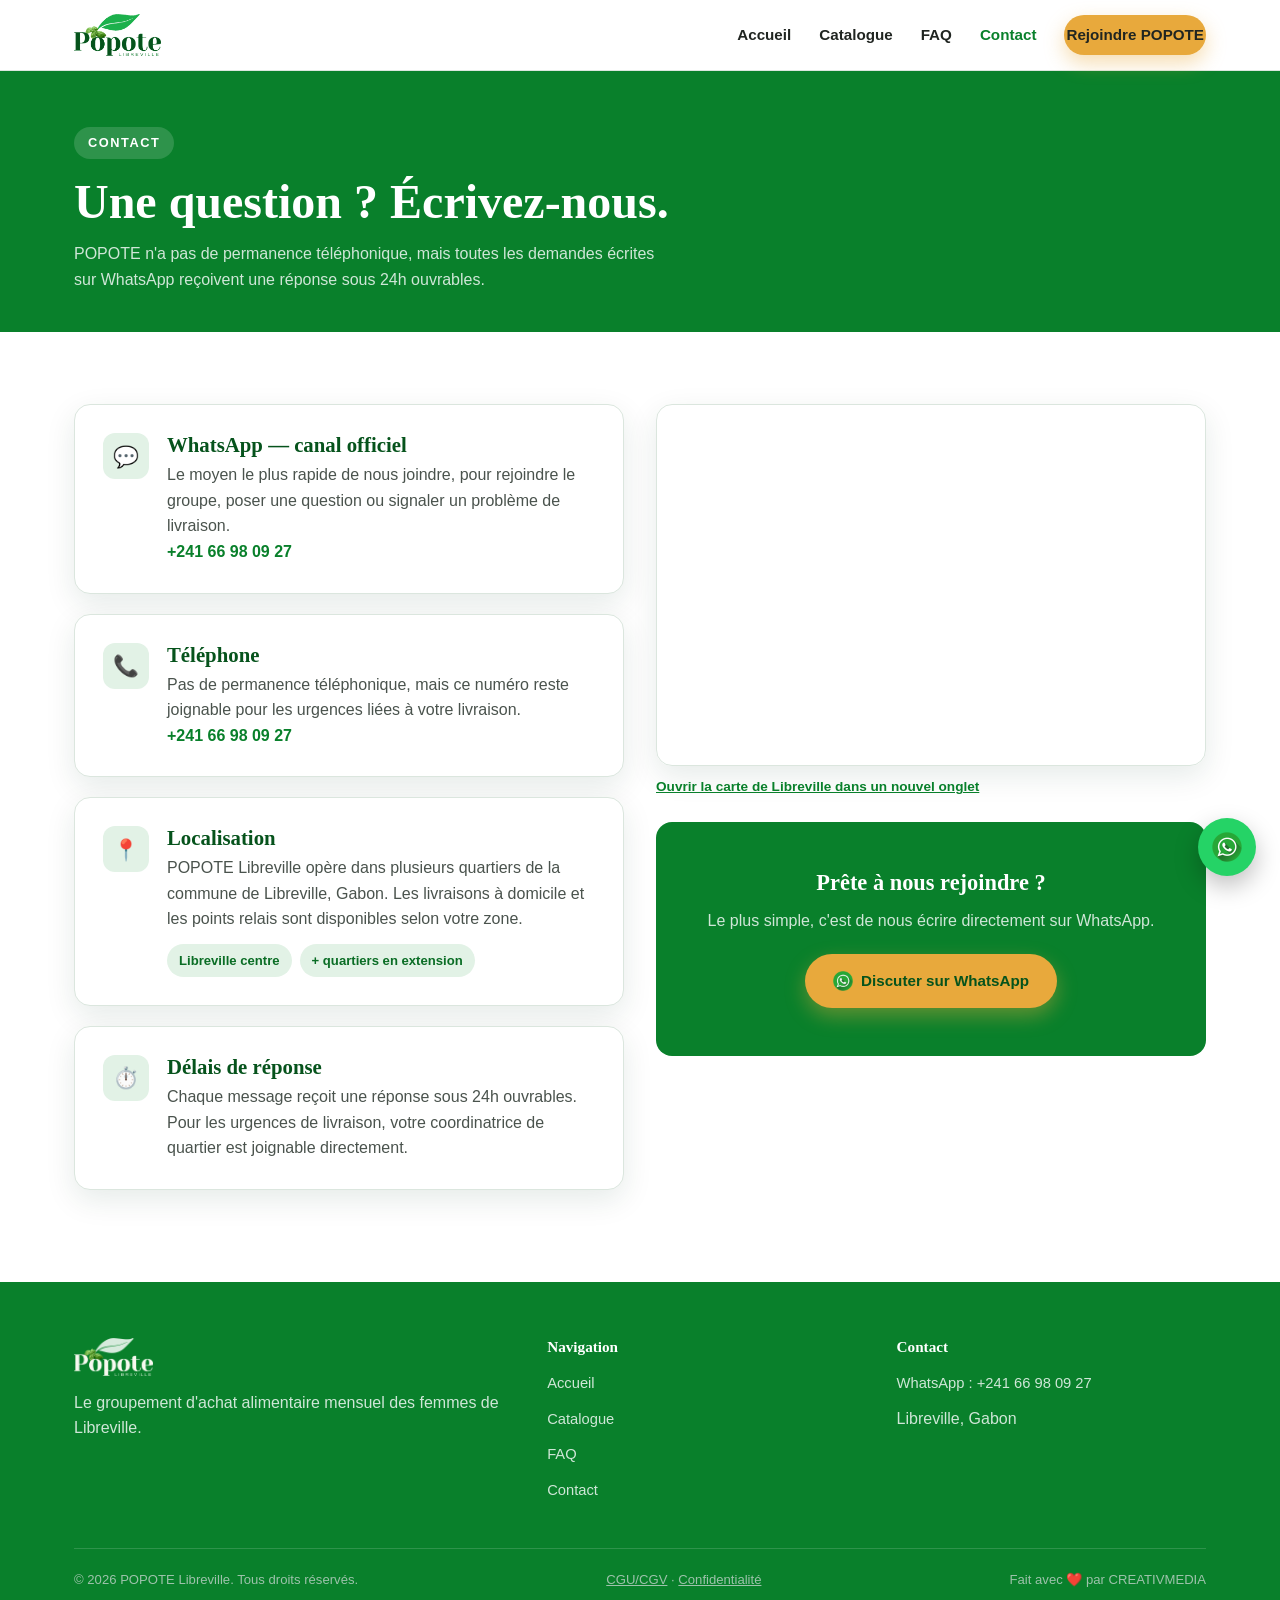
<file: contact.html>
<!DOCTYPE html>
<html lang="fr">
<head>
<meta charset="UTF-8">
<meta name="viewport" content="width=device-width, initial-scale=1.0">
<title>Contact — POPOTE Libreville</title>
<meta name="description" content="Contactez POPOTE Libreville sur WhatsApp au +241 66 98 09 27. Groupement d'achat alimentaire basé à Libreville, Gabon.">
<link rel="icon" href="data:image/svg+xml,%3Csvg xmlns='http://www.w3.org/2000/svg' viewBox='0 0 64 64'%3E%3Ccircle cx='32' cy='32' r='32' fill='%2306531c'/%3E%3Cpath d='M18 40 C18 24 34 14 50 12 C44 24 34 36 20 42 Z' fill='%231cb04c'/%3E%3C/svg%3E">
<link rel="stylesheet" href="assets/css/style.css?v=20261123">
</head>
<body>

<header class="site-header">
  <div class="container">
    <a href="index.html" class="logo" aria-label="POPOTE Libreville — accueil">
      <img src="assets/img/logo-header.png" alt="Popote Libreville" width="167" height="80">
    </a>

    <button class="nav-toggle" aria-label="Ouvrir le menu" aria-expanded="false">
      <span></span><span></span><span></span>
    </button>

    <nav class="nav">
      <a href="index.html">Accueil</a>
      <a href="catalogue.html">Catalogue</a>
      <a href="faq.html">FAQ</a>
      <a href="contact.html" aria-current="page">Contact</a>
      <a href="https://chat.whatsapp.com/FhwOE2wJzHiBa1dlqMgFWb?s=cl&amp;p=a&amp;mlu=1" class="btn btn-primary" target="_blank" rel="noopener">Rejoindre POPOTE</a>
    </nav>
  </div>
</header>

<main>

  <section class="page-hero">
    <div class="container">
      <span class="eyebrow" style="background:rgba(255,255,255,0.15); color:#fff;">Contact</span>
      <h1>Une question ? Écrivez-nous.</h1>
      <p>POPOTE n'a pas de permanence téléphonique, mais toutes les demandes écrites sur WhatsApp reçoivent une réponse sous 24h ouvrables.</p>
    </div>
  </section>

  <section>
    <div class="container contact-grid">
      <div>
        <div class="contact-card">
          <div class="icon">💬</div>
          <div>
            <h3>WhatsApp — canal officiel</h3>
            <p>Le moyen le plus rapide de nous joindre, pour rejoindre le groupe, poser une question ou signaler un problème de livraison.</p>
            <a class="link" href="https://wa.me/24166980927?text=Bonjour%20POPOTE%2C%20j%27ai%20une%20question%20!" target="_blank" rel="noopener">+241 66 98 09 27</a>
          </div>
        </div>

        <div class="contact-card">
          <div class="icon">📞</div>
          <div>
            <h3>Téléphone</h3>
            <p>Pas de permanence téléphonique, mais ce numéro reste joignable pour les urgences liées à votre livraison.</p>
            <a class="link" href="tel:+24166980927">+241 66 98 09 27</a>
          </div>
        </div>

        <div class="contact-card">
          <div class="icon">📍</div>
          <div>
            <h3>Localisation</h3>
            <p>POPOTE Libreville opère dans plusieurs quartiers de la commune de Libreville, Gabon. Les livraisons à domicile et les points relais sont disponibles selon votre zone.</p>
            <div class="zone-list">
              <span>Libreville centre</span>
              <span>+ quartiers en extension</span>
            </div>
          </div>
        </div>

        <div class="contact-card">
          <div class="icon">⏱️</div>
          <div>
            <h3>Délais de réponse</h3>
            <p>Chaque message reçoit une réponse sous 24h ouvrables. Pour les urgences de livraison, votre coordinatrice de quartier est joignable directement.</p>
          </div>
        </div>
      </div>

      <div>
        <div class="map-frame">
          <iframe
            title="Localisation de POPOTE Libreville sur la carte"
            src="https://www.openstreetmap.org/export/embed.html?bbox=9.40%2C0.35%2C9.55%2C0.48&layer=mapnik&marker=0.4162%2C9.4673"
            loading="lazy">
          </iframe>
        </div>
        <p style="font-size:0.85rem; margin-top:10px;">
          <a class="link" style="color: var(--green-700); font-weight:600;" href="https://www.openstreetmap.org/?mlat=0.4162&mlon=9.4673#map=12/0.4162/9.4673" target="_blank" rel="noopener">Ouvrir la carte de Libreville dans un nouvel onglet</a>
        </p>
        <div class="cta-band" style="margin-top:24px;">
          <h2 style="font-size:1.4rem;">Prête à nous rejoindre ?</h2>
          <p>Le plus simple, c'est de nous écrire directement sur WhatsApp.</p>
          <div class="btn-row">
            <a href="https://chat.whatsapp.com/FhwOE2wJzHiBa1dlqMgFWb?s=cl&amp;p=a&amp;mlu=1" class="btn btn-primary" target="_blank" rel="noopener">
              <img src="assets/img/whatsapp-icon.png" alt="" aria-hidden="true"> Discuter sur WhatsApp
            </a>
          </div>
        </div>
      </div>
    </div>
  </section>

</main>

<footer class="site-footer">
  <div class="container">
    <div class="footer-grid">
      <div>
        <div class="footer-logo">
          <img src="assets/img/logo-footer.png" alt="Popote Libreville" width="167" height="80">
        </div>
        <p>Le groupement d'achat alimentaire mensuel des femmes de Libreville.</p>
      </div>
      <div>
        <h4>Navigation</h4>
        <ul>
          <li><a href="index.html">Accueil</a></li>
          <li><a href="catalogue.html">Catalogue</a></li>
          <li><a href="faq.html">FAQ</a></li>
          <li><a href="contact.html">Contact</a></li>
        </ul>
      </div>
      <div>
        <h4>Contact</h4>
        <ul>
          <li><a href="https://wa.me/24166980927" target="_blank" rel="noopener">WhatsApp : +241 66 98 09 27</a></li>
          <li>Libreville, Gabon</li>
        </ul>
      </div>
    </div>
    <div class="footer-bottom">
      <span>© <span id="year"></span> POPOTE Libreville. Tous droits réservés.</span>
      <span><a href="cgu.html">CGU/CGV</a> · <a href="confidentialite.html">Confidentialité</a></span>
      <span>Fait avec ❤️ par CREATIVMEDIA</span>
    </div>
  </div>
</footer>

<a href="https://wa.me/24166980927?text=Bonjour%20POPOTE%20!" class="wa-float" target="_blank" rel="noopener" aria-label="Contacter POPOTE sur WhatsApp">
  <img src="assets/img/whatsapp-icon.png" alt="">
</a>

<script src="assets/js/main.js?v=20261123"></script>
</body>
</html>
</file>
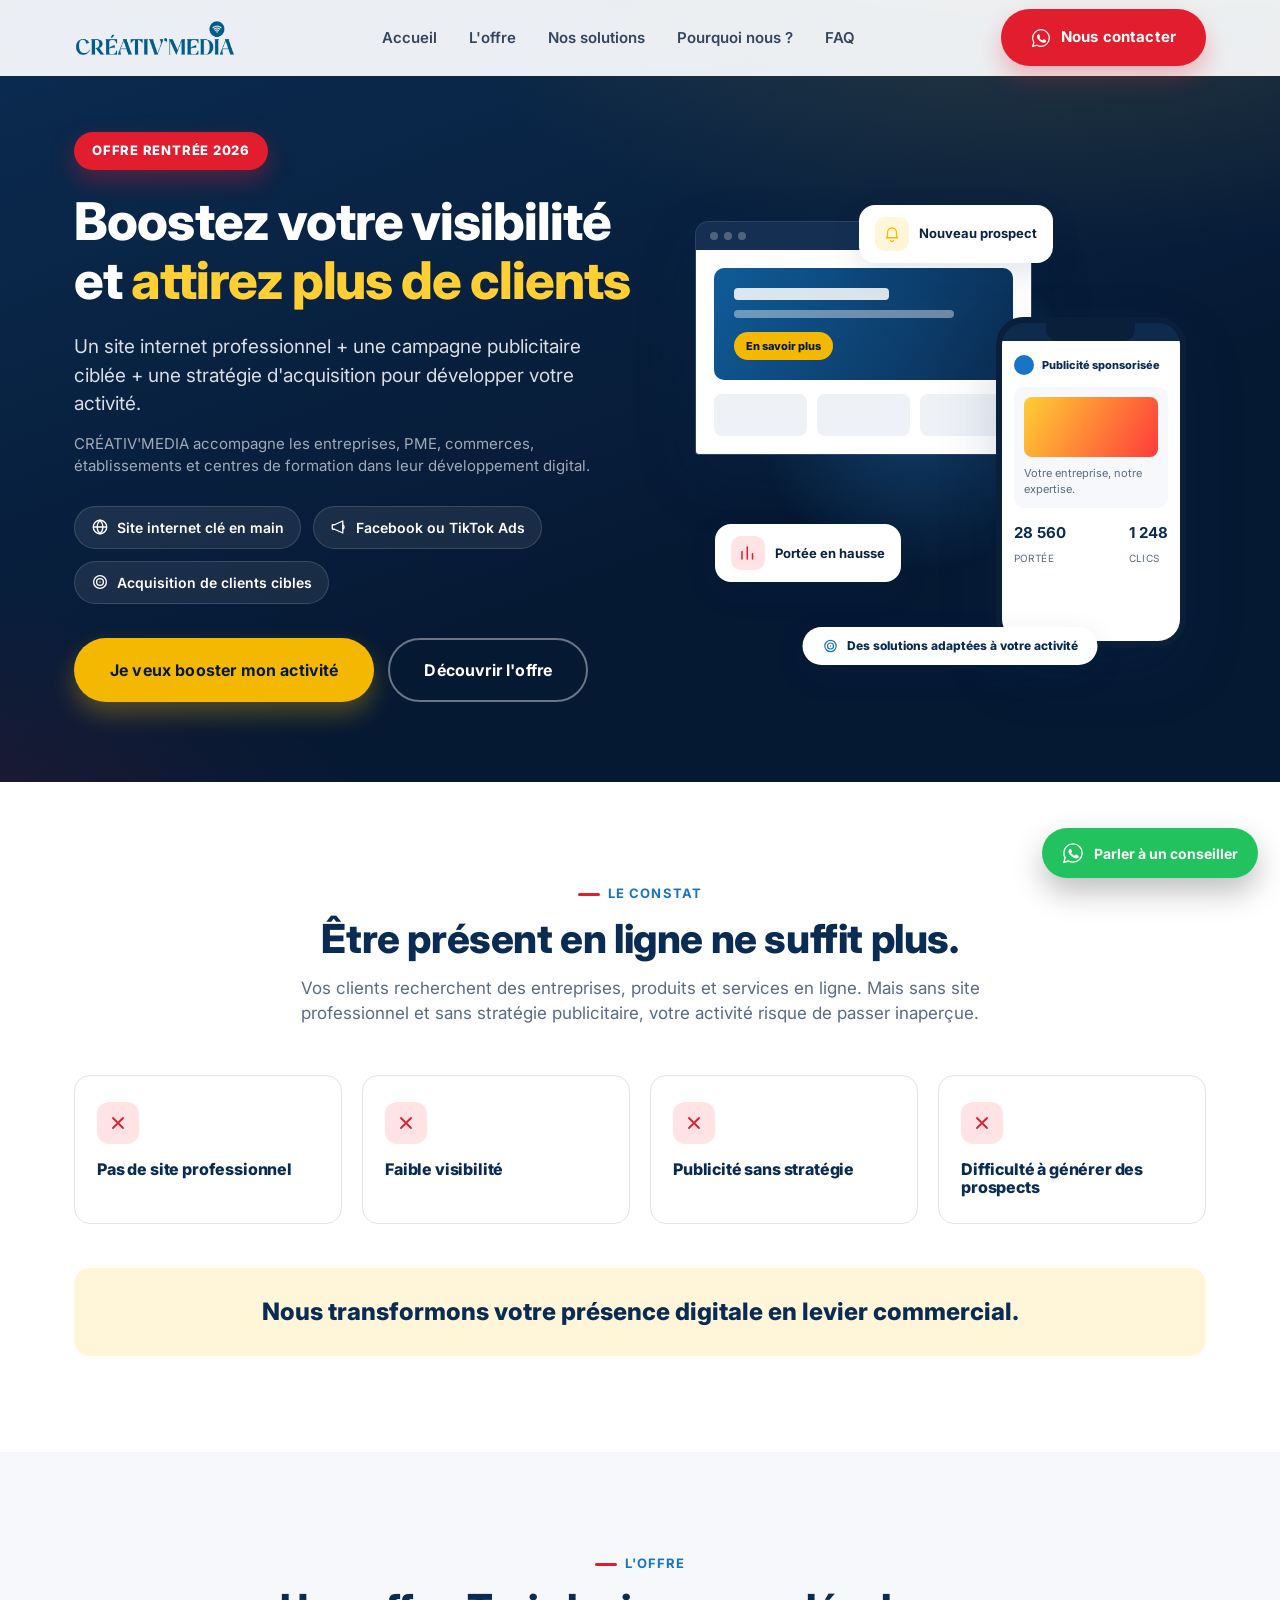
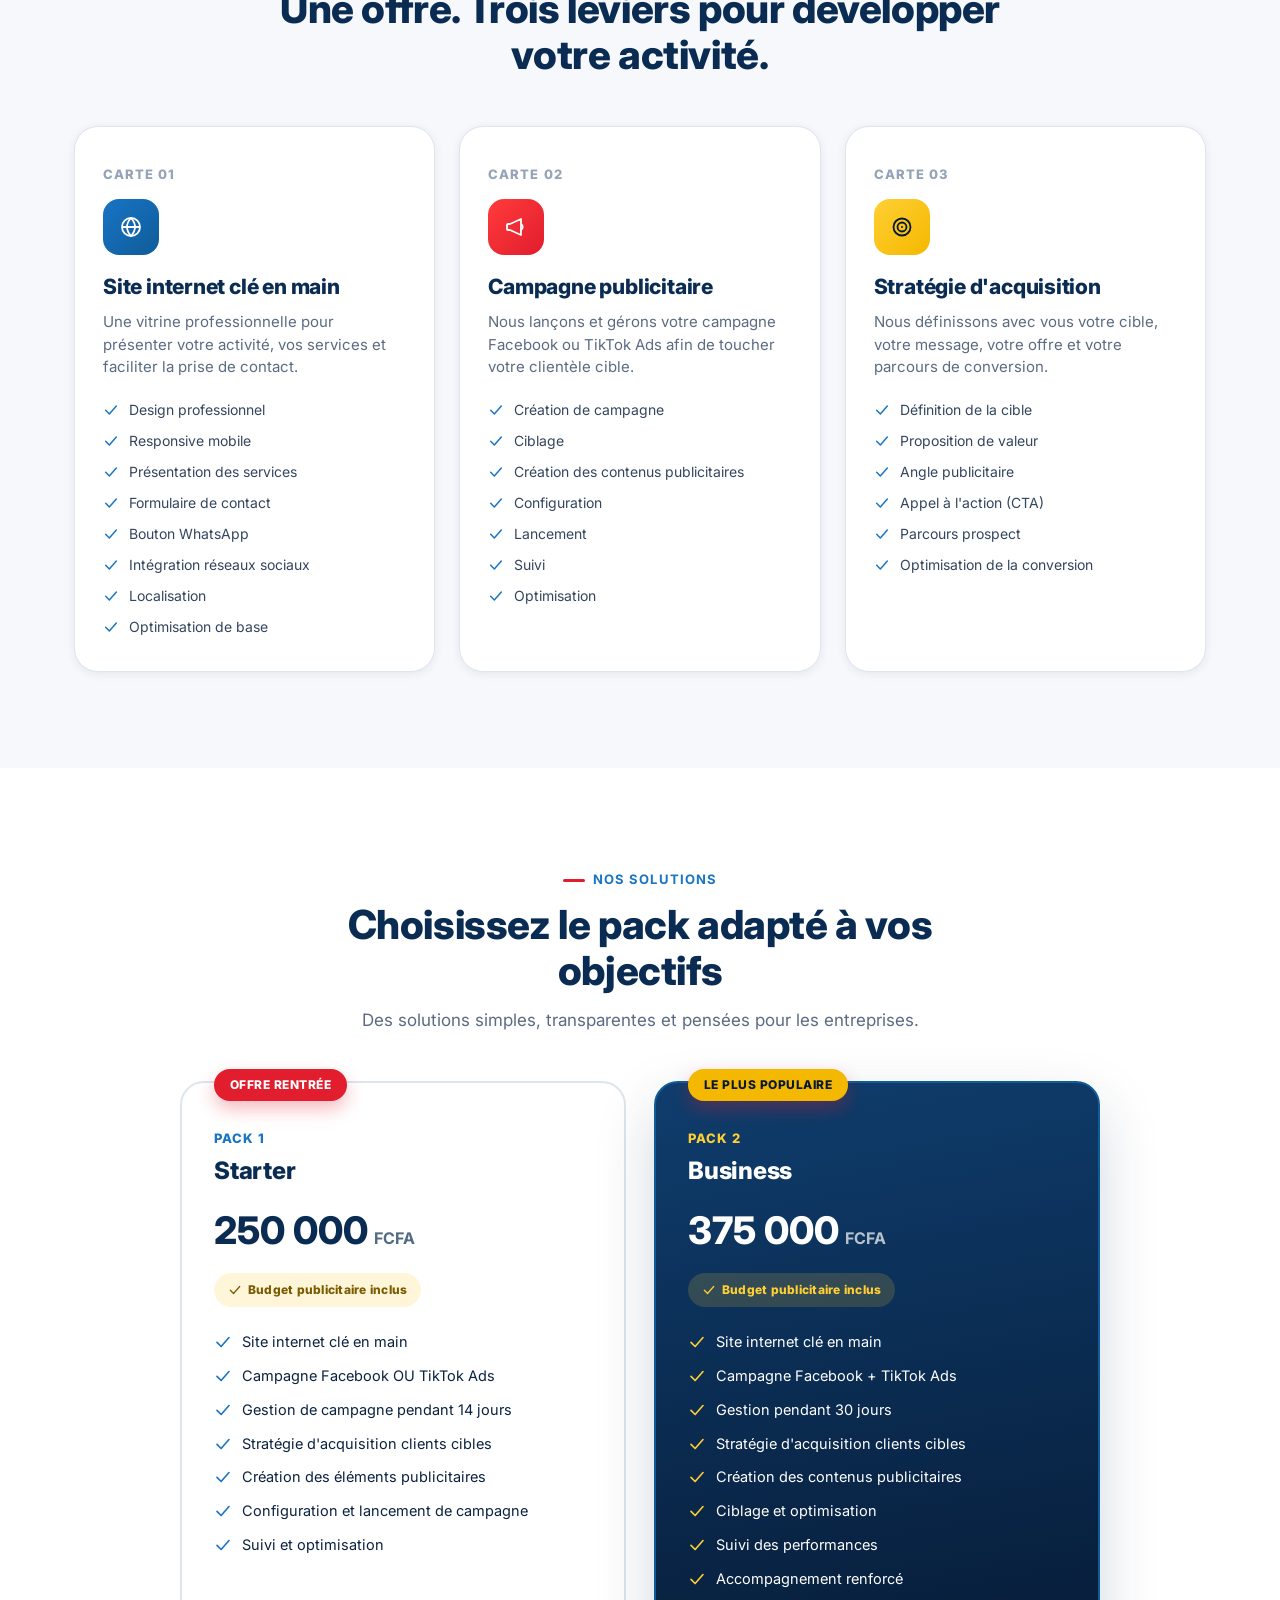
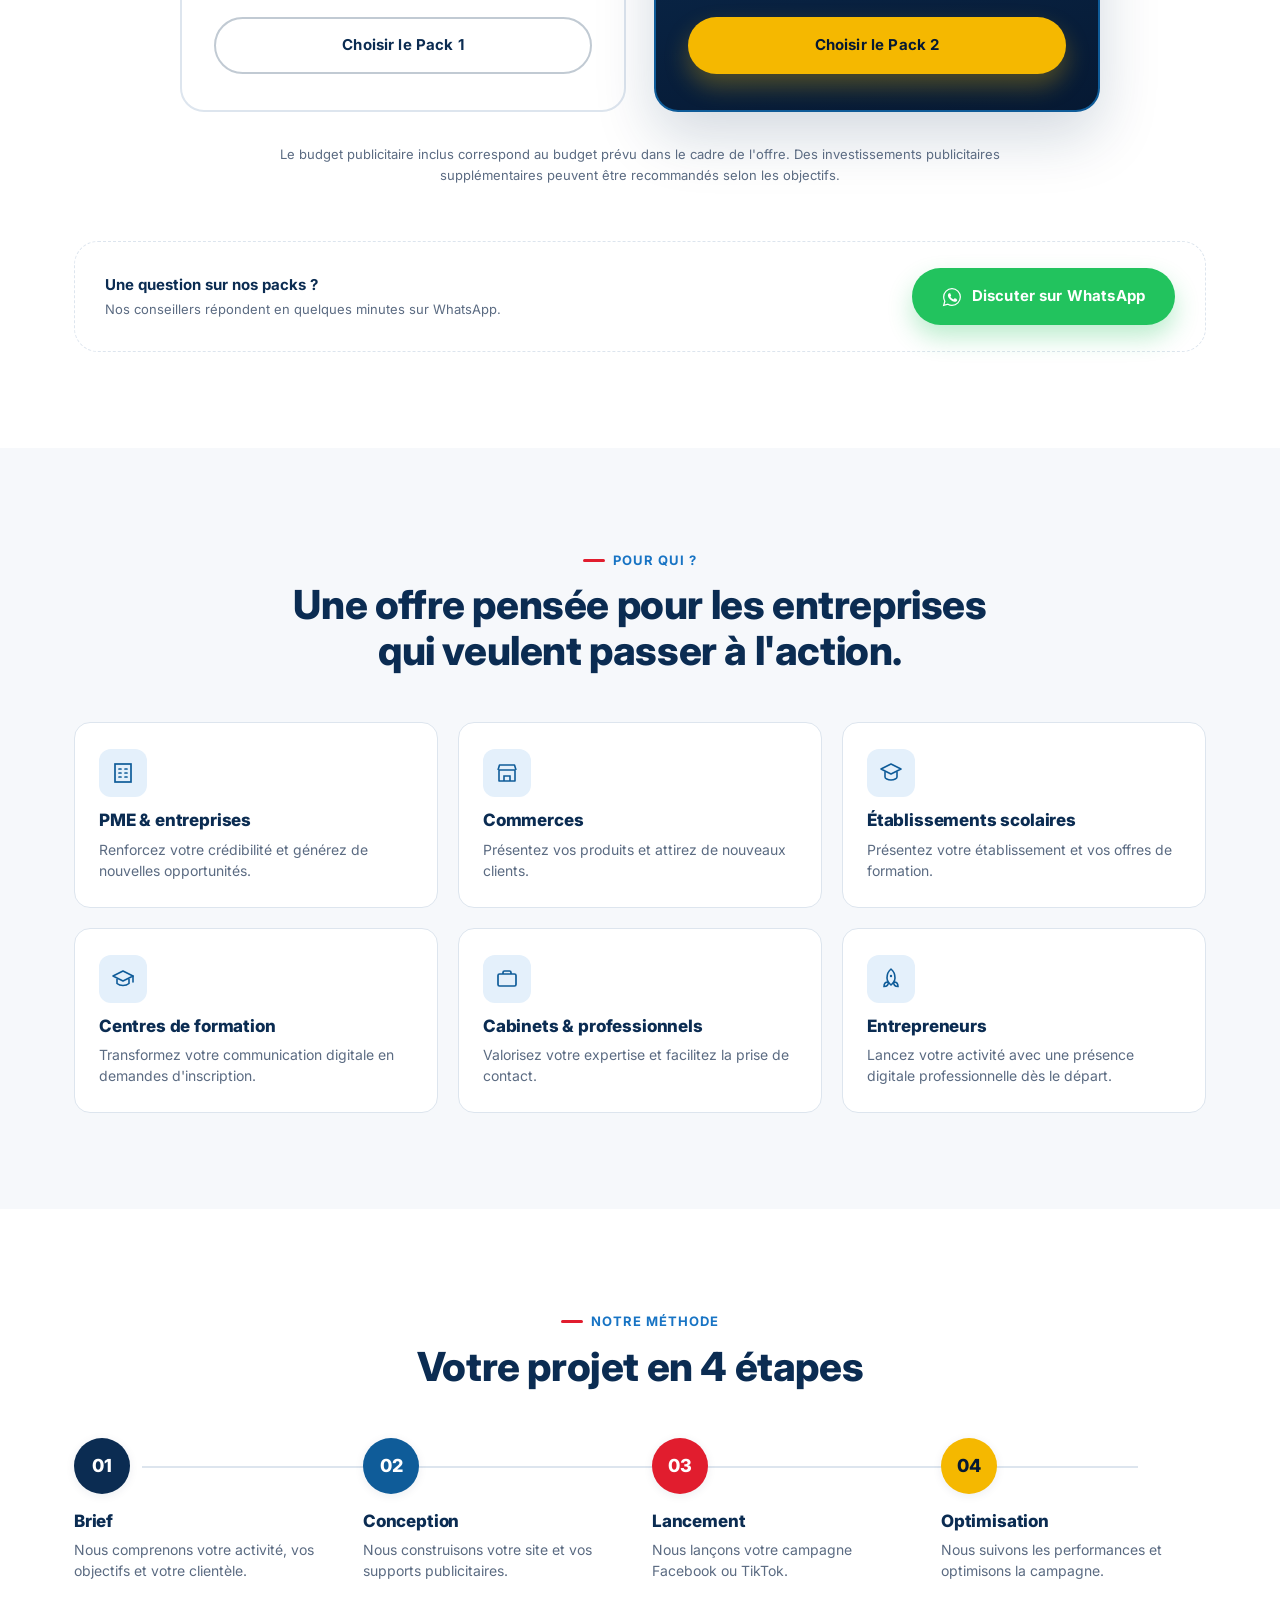
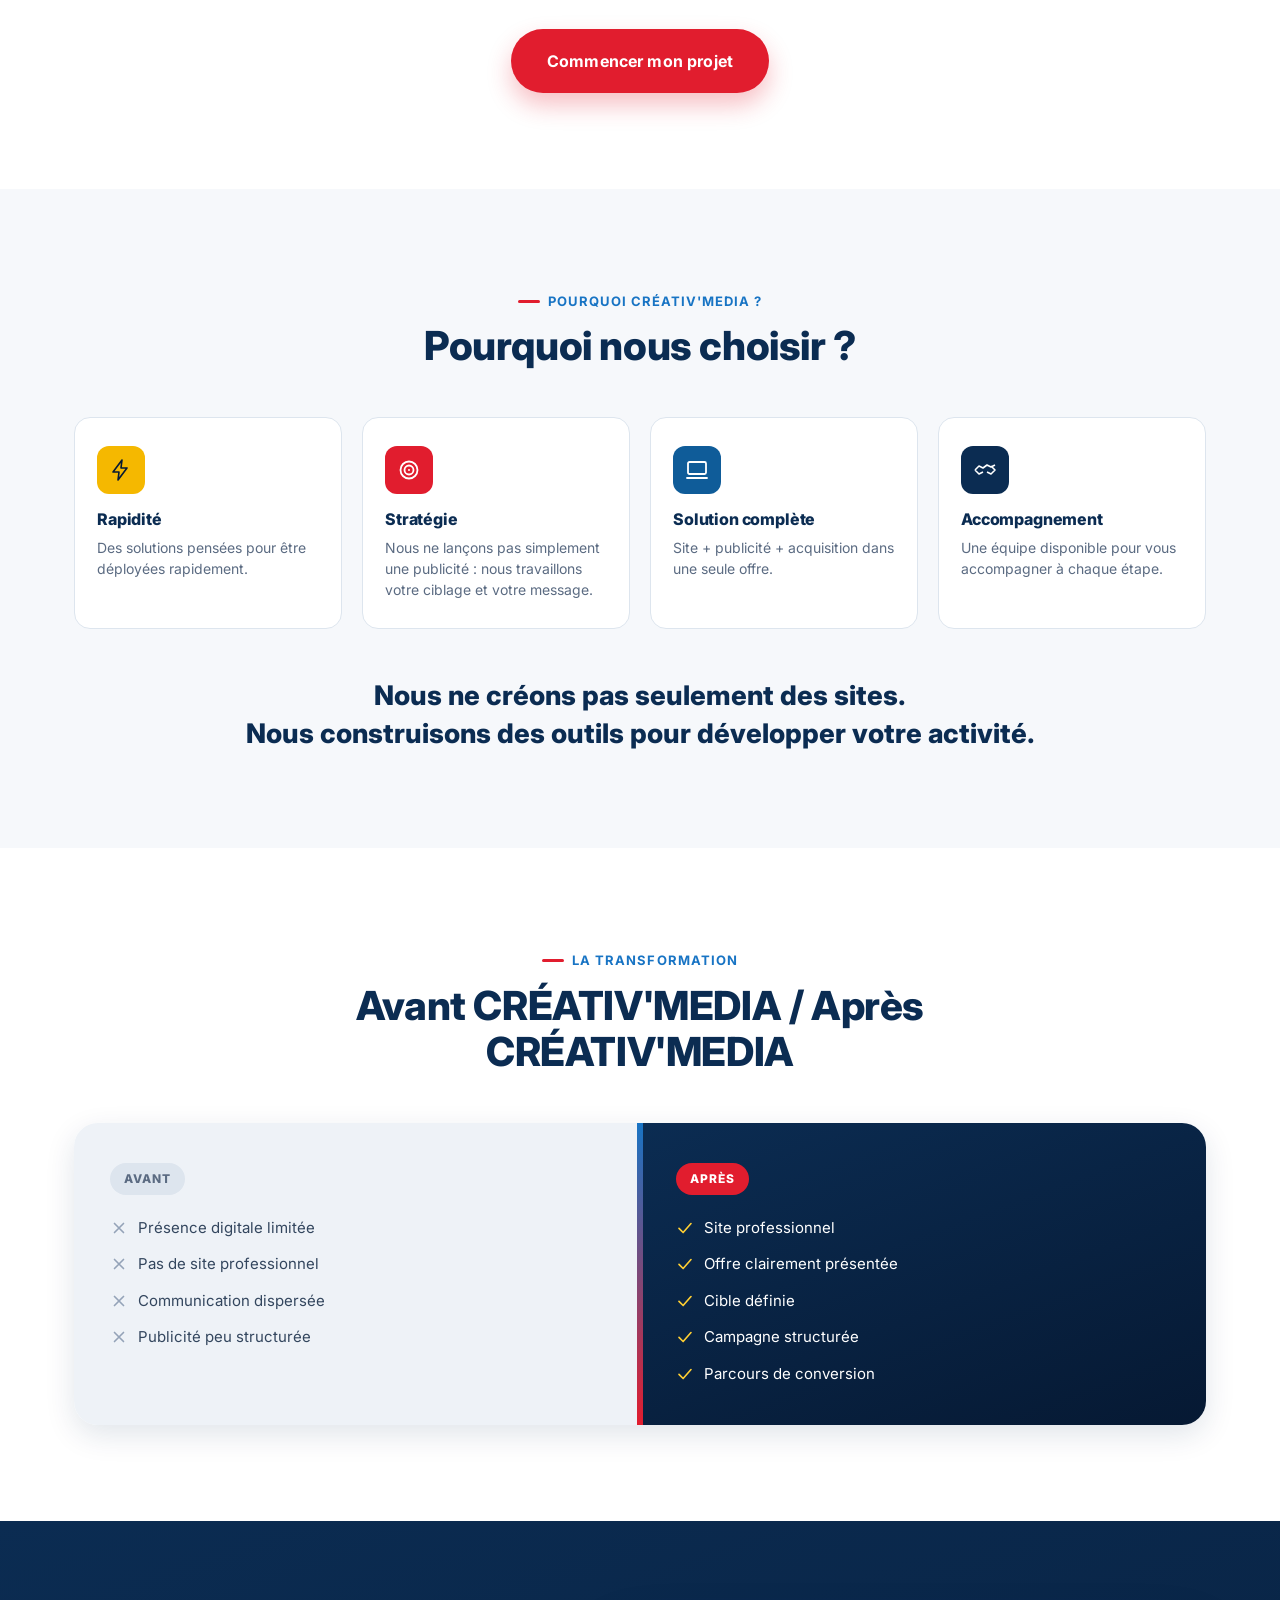
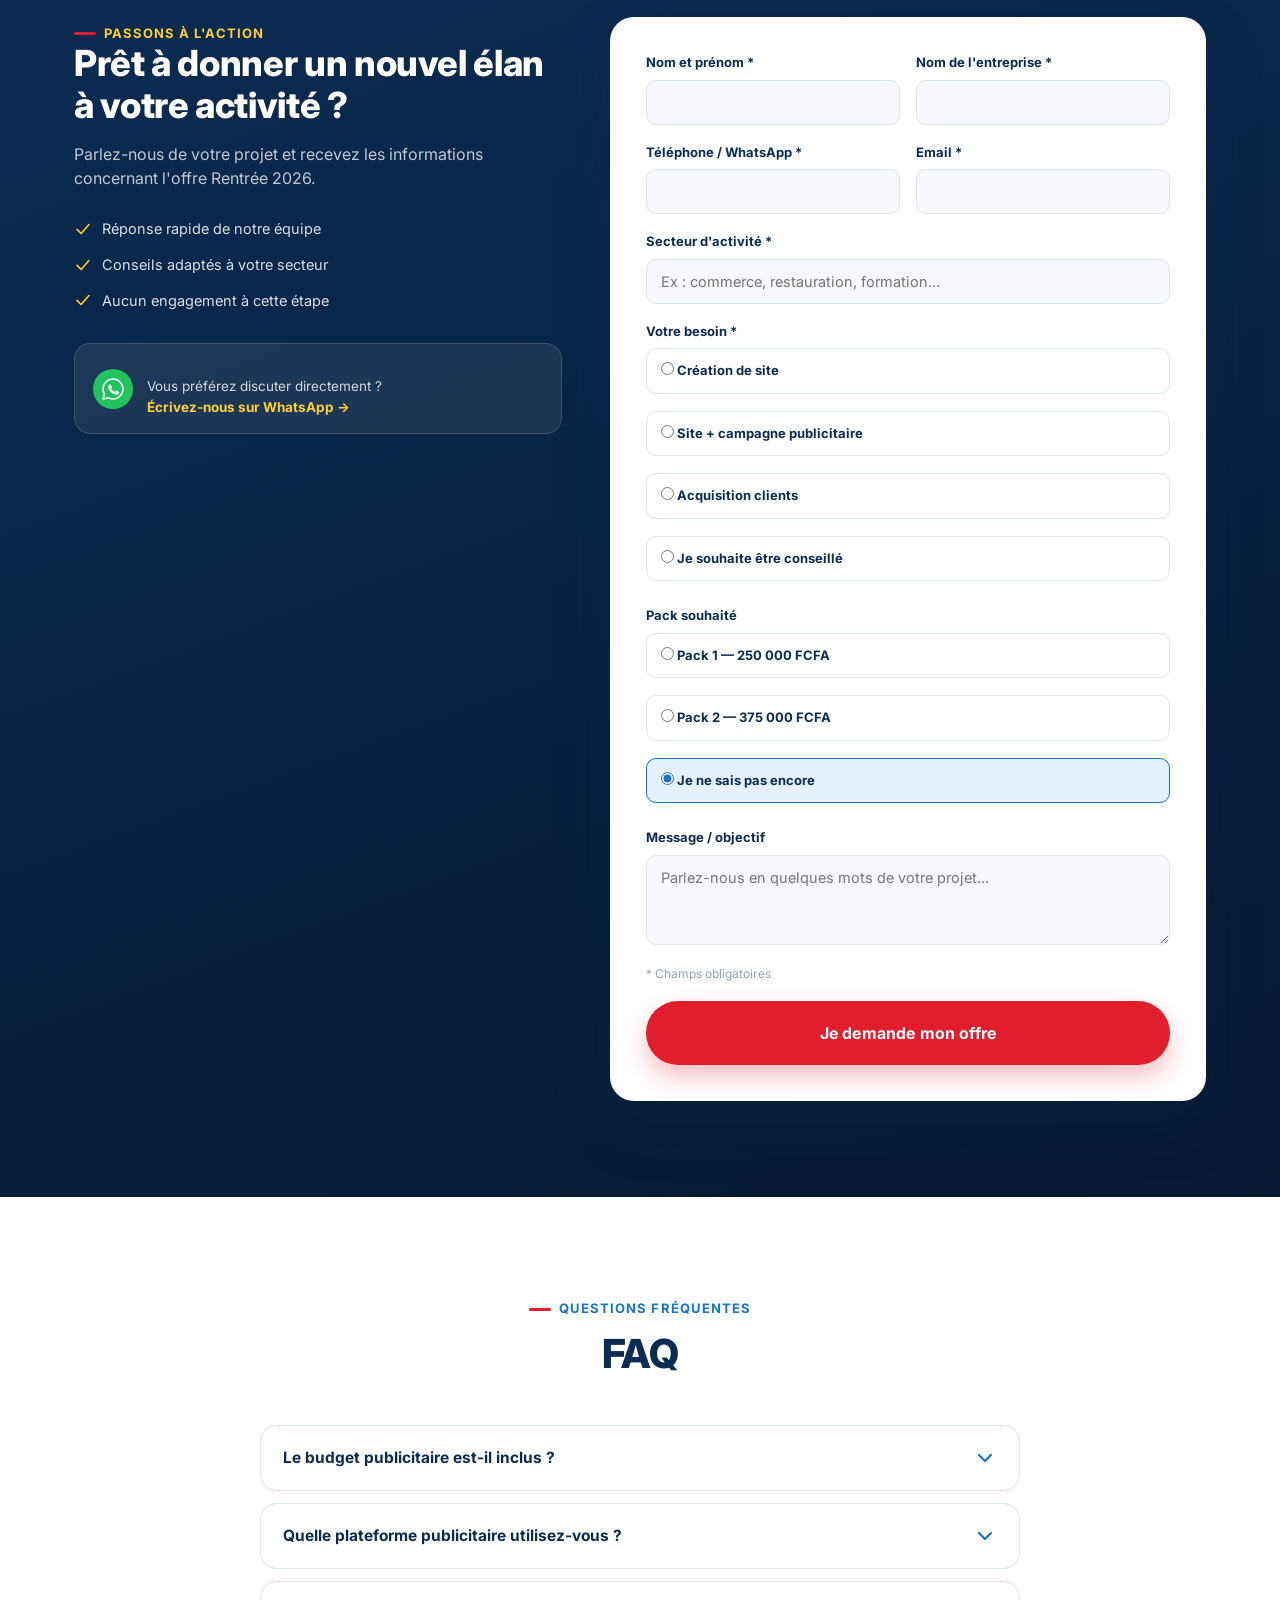
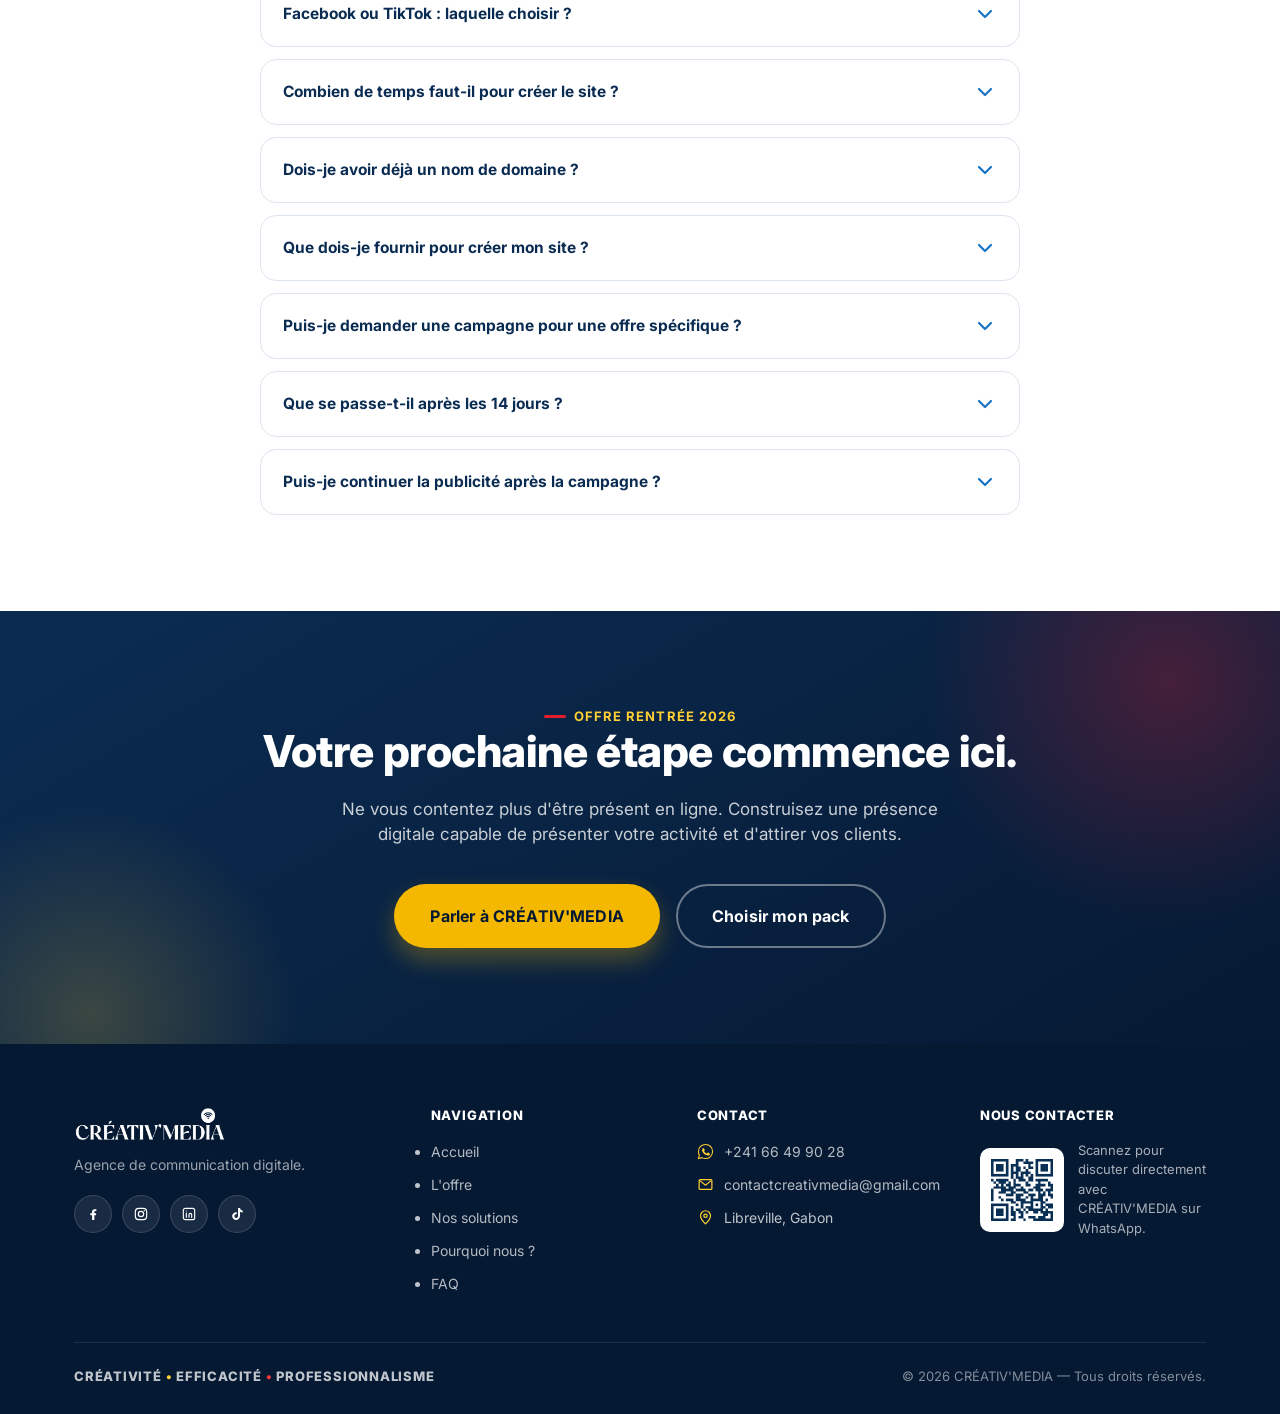
<file: creativmedia-site-one-page.html>
<!DOCTYPE html>
<html lang="fr">
<head>
<meta charset="UTF-8">
<script>document.documentElement.classList.add('js');</script>
<meta name="viewport" content="width=device-width, initial-scale=1">
<title>CRÉATIV'MEDIA — Site internet + Publicité Facebook/TikTok Ads | Offre Rentrée 2026</title>
<meta name="description" content="CRÉATIV'MEDIA accompagne les entreprises, commerces et établissements du Gabon avec un site internet clé en main, une campagne publicitaire Facebook ou TikTok Ads et une stratégie d'acquisition de clients. Offre spéciale Rentrée 2026.">
<meta name="theme-color" content="#0b2c52">
<link rel="icon" type="image/png" href="[data-uri]">
<link rel="apple-touch-icon" href="[data-uri]">

<meta property="og:type" content="website">
<meta property="og:title" content="CRÉATIV'MEDIA — Boostez votre visibilité et attirez plus de clients">
<meta property="og:description" content="Site internet clé en main + campagne Facebook/TikTok Ads + stratégie d'acquisition. Offre spéciale Rentrée 2026.">
<meta property="og:image" content="[data-uri]">
<meta name="twitter:card" content="summary">

<link rel="preconnect" href="https://fonts.googleapis.com">
<link rel="preconnect" href="https://fonts.gstatic.com" crossorigin>
<link href="https://fonts.googleapis.com/css2?family=Inter:wght@400;600;700;800&display=swap" rel="stylesheet">
<style>
/* =========================================================
   CRÉATIV'MEDIA — Landing page Offre Rentrée 2026
   Design system
   ========================================================= */

:root {
  --navy-950: #061933;
  --navy-900: #0b2c52;
  --navy-800: #0e3a6b;
  --blue-700: #0f5c99;
  --blue-600: #1874c4;
  --blue-500: #2f93dd;
  --blue-100: #e4f0fb;
  --red-600: #e11d2e;
  --red-500: #ff3b3b;
  --red-100: #ffe3e5;
  --yellow-500: #f5b800;
  --yellow-400: #ffcf33;
  --yellow-100: #fff6d9;
  --white: #ffffff;
  --gray-50: #f6f8fb;
  --gray-100: #eef2f7;
  --gray-200: #dde5ee;
  --gray-400: #94a3b8;
  --gray-500: #5b6b82;
  --gray-700: #33465e;
  --ink: #0b2340;

  --radius-sm: 10px;
  --radius-md: 16px;
  --radius-lg: 24px;
  --radius-pill: 999px;

  --shadow-sm: 0 2px 10px rgba(11, 44, 82, 0.08);
  --shadow-md: 0 10px 30px rgba(11, 44, 82, 0.12);
  --shadow-lg: 0 24px 60px rgba(11, 44, 82, 0.18);

  --container: 1180px;
  --header-h: 76px;
}

/* ---------- Reset ---------- */
* { box-sizing: border-box; }
html { scroll-behavior: smooth; }
body, h1, h2, h3, h4, p, figure, blockquote, dl, dd { margin: 0; }
ul { margin: 0; padding: 0; }
img { max-width: 100%; display: block; }
button { font: inherit; }
a { color: inherit; text-decoration: none; }

body {
  font-family: "Inter", "Segoe UI", system-ui, -apple-system, sans-serif;
  color: var(--ink);
  background: var(--white);
  line-height: 1.5;
  -webkit-font-smoothing: antialiased;
}

.container {
  width: 100%;
  max-width: var(--container);
  margin: 0 auto;
  padding: 0 24px;
}

section { position: relative; }

h1, h2, h3, h4 {
  font-weight: 800;
  line-height: 1.15;
  letter-spacing: -0.01em;
}

.eyebrow {
  display: inline-flex;
  align-items: center;
  gap: 8px;
  font-size: 13px;
  font-weight: 700;
  letter-spacing: 0.08em;
  text-transform: uppercase;
  color: var(--blue-600);
}
.eyebrow::before {
  content: "";
  width: 22px;
  height: 3px;
  background: var(--red-600);
  border-radius: 2px;
}

.section-head {
  max-width: 720px;
  margin: 0 auto 48px;
  text-align: center;
}
.section-head h2 {
  font-size: clamp(28px, 4vw, 40px);
  color: var(--navy-900);
  margin-top: 12px;
}
.section-head p {
  margin-top: 14px;
  color: var(--gray-500);
  font-size: 17px;
}
.section-head.align-left {
  margin: 0 0 48px;
  text-align: left;
}

.section-pad { padding: 96px 0; }
@media (max-width: 720px) {
  .section-pad { padding: 64px 0; }
}

.bg-alt { background: var(--gray-50); }
.bg-navy {
  background: linear-gradient(160deg, var(--navy-900), var(--navy-950));
  color: var(--white);
}
.bg-navy .section-head h2 { color: var(--white); }
.bg-navy .section-head p { color: rgba(255,255,255,0.72); }

/* ---------- Icon sprite sizing ---------- */
.icon {
  width: 24px;
  height: 24px;
  stroke: currentColor;
  fill: none;
  flex-shrink: 0;
}
.icon-fill { fill: currentColor; stroke: none; }

/* ---------- Buttons ---------- */
.btn {
  display: inline-flex;
  align-items: center;
  justify-content: center;
  gap: 10px;
  padding: 15px 28px;
  border-radius: var(--radius-pill);
  font-weight: 700;
  font-size: 15px;
  letter-spacing: 0.01em;
  border: 2px solid transparent;
  cursor: pointer;
  transition: transform 0.15s ease, box-shadow 0.15s ease, background 0.2s ease, color 0.2s ease;
  white-space: nowrap;
}
.btn .icon { width: 20px; height: 20px; }
.btn:active { transform: translateY(1px); }

.btn-red {
  background: var(--red-600);
  color: var(--white);
  box-shadow: 0 12px 24px rgba(225, 29, 46, 0.28);
}
.btn-red:hover { background: #c8121f; box-shadow: 0 14px 30px rgba(225, 29, 46, 0.36); }

.btn-yellow {
  background: var(--yellow-500);
  color: var(--navy-950);
  box-shadow: 0 12px 24px rgba(245, 184, 0, 0.3);
}
.btn-yellow:hover { background: #e0a800; }

.btn-white {
  background: var(--white);
  color: var(--navy-900);
}
.btn-white:hover { background: var(--gray-100); }

.btn-outline {
  background: transparent;
  border-color: rgba(11, 44, 82, 0.25);
  color: var(--navy-900);
}
.btn-outline:hover { border-color: var(--blue-600); color: var(--blue-600); }

.btn-outline-white {
  background: transparent;
  border-color: rgba(255,255,255,0.4);
  color: var(--white);
}
.btn-outline-white:hover { border-color: var(--white); background: rgba(255,255,255,0.08); }

.btn-whatsapp {
  background: #22c35e;
  color: var(--white);
  box-shadow: 0 12px 24px rgba(34, 195, 94, 0.3);
}
.btn-whatsapp:hover { background: #1ba851; }

.btn-block { width: 100%; }
.btn-lg { padding: 18px 34px; font-size: 16px; }

/* ---------- Header ---------- */
.site-header {
  position: fixed;
  top: 0;
  left: 0;
  right: 0;
  height: var(--header-h);
  display: flex;
  align-items: center;
  background: rgba(255, 255, 255, 0.92);
  backdrop-filter: saturate(180%) blur(12px);
  z-index: 900;
  border-bottom: 1px solid transparent;
  transition: box-shadow 0.25s ease, border-color 0.25s ease;
}
.site-header.is-scrolled {
  box-shadow: 0 6px 24px rgba(11, 44, 82, 0.08);
  border-color: var(--gray-200);
}
.site-header .container {
  display: flex;
  align-items: center;
  justify-content: space-between;
  gap: 24px;
}
.brand { display: flex; align-items: center; }
.brand img { height: 34px; width: auto; }

.main-nav { display: flex; }
.main-nav ul { display: flex; gap: 32px; list-style: none; }
.main-nav a {
  font-weight: 600;
  font-size: 15px;
  color: var(--gray-700);
  position: relative;
  padding: 8px 0;
}
.main-nav a:hover { color: var(--blue-600); }
.main-nav a::after {
  content: "";
  position: absolute;
  left: 0; right: 0; bottom: 0;
  height: 2px;
  background: var(--red-600);
  transform: scaleX(0);
  transition: transform 0.2s ease;
}
.main-nav a:hover::after { transform: scaleX(1); }

.header-actions { display: flex; align-items: center; gap: 14px; }
.hamburger {
  display: none;
  width: 42px;
  height: 42px;
  border-radius: var(--radius-sm);
  border: 1px solid var(--gray-200);
  background: var(--white);
  align-items: center;
  justify-content: center;
  cursor: pointer;
}

.mobile-nav {
  position: fixed;
  inset: var(--header-h) 0 0 0;
  background: var(--white);
  z-index: 890;
  padding: 24px;
  display: none;
  flex-direction: column;
  gap: 6px;
  overflow-y: auto;
}
.mobile-nav.is-open { display: flex; }
.mobile-nav a {
  display: block;
  padding: 16px 12px;
  font-size: 18px;
  font-weight: 700;
  color: var(--navy-900);
  border-bottom: 1px solid var(--gray-100);
}
.mobile-nav .btn { margin-top: 18px; white-space: normal; text-align: center; }

@media (max-width: 900px) {
  .main-nav { display: none; }
  .header-actions .btn-header { padding: 12px; border-radius: 50%; }
  .header-actions .btn-header .label { display: none; }
  .header-actions .btn-header .icon { width: 20px; height: 20px; }
  .hamburger { display: flex; }
}

/* ---------- Hero ---------- */
.hero {
  padding: calc(var(--header-h) + 56px) 0 80px;
  background:
    radial-gradient(1100px 560px at 82% -10%, rgba(255, 207, 51, 0.16), transparent 60%),
    radial-gradient(900px 500px at -10% 110%, rgba(225, 29, 46, 0.14), transparent 55%),
    linear-gradient(160deg, var(--navy-900) 0%, var(--navy-950) 65%);
  color: var(--white);
  overflow: hidden;
}
.hero .container {
  display: grid;
  grid-template-columns: 1.05fr 0.95fr;
  gap: 56px;
  align-items: center;
}
.hero-badge {
  display: inline-flex;
  align-items: center;
  gap: 8px;
  background: var(--red-600);
  color: var(--white);
  font-weight: 800;
  font-size: 13px;
  letter-spacing: 0.06em;
  text-transform: uppercase;
  padding: 9px 18px;
  border-radius: var(--radius-pill);
  box-shadow: 0 10px 24px rgba(225, 29, 46, 0.35);
}
.hero h1 {
  margin-top: 22px;
  font-size: clamp(32px, 4.4vw, 52px);
  letter-spacing: -0.02em;
}
.hero h1 .accent { color: var(--yellow-400); }
.hero-sub {
  margin-top: 22px;
  font-size: 19px;
  color: rgba(255,255,255,0.85);
  max-width: 560px;
}
.hero-note {
  margin-top: 14px;
  font-size: 15px;
  color: rgba(255,255,255,0.62);
  max-width: 560px;
}
.hero-benefits {
  display: flex;
  flex-wrap: wrap;
  gap: 12px;
  margin-top: 28px;
}
.hero-benefits li {
  list-style: none;
  display: flex;
  align-items: center;
  gap: 8px;
  background: rgba(255,255,255,0.08);
  border: 1px solid rgba(255,255,255,0.14);
  padding: 10px 16px;
  border-radius: var(--radius-pill);
  font-size: 14px;
  font-weight: 600;
}
.hero-actions {
  display: flex;
  flex-wrap: wrap;
  gap: 14px;
  margin-top: 34px;
}

/* Hero visual composition */
.hero-visual { position: relative; height: 460px; }
.hv-glow {
  position: absolute;
  width: 340px; height: 340px;
  background: radial-gradient(circle, rgba(47,147,221,0.35), transparent 70%);
  border-radius: 50%;
  top: 10%; left: 10%;
  filter: blur(4px);
}
.hv-laptop {
  position: absolute;
  left: 0; top: 34px;
  width: 66%;
  border-radius: 14px 14px 4px 4px;
  background: #0e2a4d;
  border: 1px solid rgba(255,255,255,0.12);
  box-shadow: var(--shadow-lg);
  overflow: hidden;
}
.hv-laptop .screen-bar {
  display: flex;
  align-items: center;
  gap: 6px;
  padding: 10px 14px;
  background: #142f52;
}
.hv-laptop .screen-bar span { width: 8px; height: 8px; border-radius: 50%; background: rgba(255,255,255,0.25); }
.hv-laptop .screen {
  background: var(--white);
  padding: 18px;
}
.hv-site-hero {
  background: linear-gradient(120deg, var(--blue-700), var(--navy-900));
  border-radius: 10px;
  padding: 20px;
  color: var(--white);
}
.hv-site-hero .l1 { width: 60%; height: 12px; background: rgba(255,255,255,0.85); border-radius: 4px; }
.hv-site-hero .l2 { width: 85%; height: 8px; background: rgba(255,255,255,0.4); border-radius: 4px; margin-top: 10px; }
.hv-site-hero .chip { display:inline-block; margin-top: 14px; background: var(--yellow-500); color: var(--navy-950); font-size: 11px; font-weight: 800; padding: 6px 12px; border-radius: var(--radius-pill); }
.hv-site-rows { display: grid; grid-template-columns: repeat(3,1fr); gap: 10px; margin-top: 14px; }
.hv-site-rows div { height: 42px; background: var(--gray-100); border-radius: 8px; }

.hv-phone {
  position: absolute;
  right: 4%;
  bottom: 0;
  width: 190px;
  border-radius: 28px;
  background: #0e2a4d;
  border: 6px solid #0a1f3a;
  box-shadow: var(--shadow-lg);
  overflow: hidden;
}
.hv-phone .notch { height: 18px; background: #0a1f3a; border-radius: 0 0 12px 12px; width: 50%; margin: 0 auto; }
.hv-phone .app { background: var(--white); padding: 14px 12px 18px; min-height: 300px; }
.hv-phone .app-top { display:flex; align-items:center; gap:8px; font-size: 11px; font-weight: 800; color: var(--navy-900); }
.hv-phone .dot-fb { width: 20px; height: 20px; border-radius: 50%; background: var(--blue-600); }
.hv-phone .ad-card { margin-top: 12px; background: var(--gray-50); border-radius: 10px; padding: 10px; }
.hv-phone .ad-card .bar { height: 60px; border-radius: 8px; background: linear-gradient(120deg, var(--yellow-400), var(--red-500)); }
.hv-phone .ad-card p { font-size: 11px; margin-top: 8px; color: var(--gray-500); }
.hv-phone .stat-row { display:flex; justify-content: space-between; margin-top: 14px; }
.hv-phone .stat-row div b { display:block; font-size: 15px; color: var(--navy-900); }
.hv-phone .stat-row div span { font-size: 10px; color: var(--gray-500); text-transform: uppercase; letter-spacing: .04em; }

.hv-floating-card {
  position: absolute;
  background: var(--white);
  color: var(--ink);
  border-radius: var(--radius-md);
  padding: 12px 16px;
  box-shadow: var(--shadow-md);
  display: flex;
  align-items: center;
  gap: 10px;
  font-size: 13px;
  font-weight: 700;
  animation: floaty 5s ease-in-out infinite;
}
.hv-floating-card .icon-wrap {
  width: 34px; height: 34px;
  border-radius: 10px;
  display: flex; align-items: center; justify-content: center;
  flex-shrink: 0;
}
.hv-card-lead { top: 4%; right: 30%; }
.hv-card-lead .icon-wrap { background: var(--yellow-100); color: var(--yellow-500); }
.hv-card-growth { bottom: 14%; left: 4%; animation-delay: 1.2s; }
.hv-card-growth .icon-wrap { background: var(--red-100); color: var(--red-600); }
.hv-card-badge {
  position: absolute;
  left: 50%;
  bottom: -18px;
  transform: translateX(-50%);
  background: var(--white);
  color: var(--navy-900);
  padding: 10px 20px;
  border-radius: var(--radius-pill);
  font-size: 12px;
  font-weight: 800;
  box-shadow: var(--shadow-md);
  white-space: nowrap;
  display: flex;
  align-items: center;
  gap: 8px;
}
.hv-card-badge .icon { width: 16px; height: 16px; color: var(--blue-600); }

@keyframes floaty {
  0%, 100% { transform: translateY(0); }
  50% { transform: translateY(-10px); }
}

@media (max-width: 980px) {
  .hero .container { grid-template-columns: 1fr; }
  .hero-visual { height: 380px; margin-top: 20px; }
}
@media (max-width: 560px) {
  .hero { padding-top: calc(var(--header-h) + 32px); }
  .hero-visual { height: 320px; }
  .hv-phone { width: 150px; }
}

/* ---------- Scroll reveal (opt-in only once JS confirms it can restore visibility) ---------- */
.js .reveal { opacity: 0; transform: translateY(24px); transition: opacity 0.6s ease, transform 0.6s ease; }
.js .reveal.is-visible { opacity: 1; transform: translateY(0); }

/* ---------- Problem cards ---------- */
.problem-grid {
  display: grid;
  grid-template-columns: repeat(4, 1fr);
  gap: 20px;
}
.problem-card {
  background: var(--white);
  border: 1px solid var(--gray-200);
  border-radius: var(--radius-md);
  padding: 26px 22px;
  text-align: left;
}
.problem-card .x-icon {
  width: 42px; height: 42px;
  border-radius: 12px;
  background: var(--red-100);
  color: var(--red-600);
  display: flex; align-items: center; justify-content: center;
  margin-bottom: 16px;
}
.problem-card h3 { font-size: 16px; color: var(--navy-900); }
.problem-transition {
  margin-top: 44px;
  text-align: center;
  font-size: clamp(19px, 2.4vw, 24px);
  font-weight: 800;
  color: var(--navy-900);
  background: var(--yellow-100);
  border-radius: var(--radius-md);
  padding: 26px 24px;
}
@media (max-width: 980px) { .problem-grid { grid-template-columns: repeat(2, 1fr); } }
@media (max-width: 560px) { .problem-grid { grid-template-columns: 1fr; } }

/* ---------- Offer cards (leviers) ---------- */
.offer-grid {
  display: grid;
  grid-template-columns: repeat(3, 1fr);
  gap: 24px;
}
.offer-card {
  background: var(--white);
  border-radius: var(--radius-lg);
  padding: 34px 28px;
  border: 1px solid var(--gray-200);
  box-shadow: var(--shadow-sm);
  transition: transform 0.25s ease, box-shadow 0.25s ease;
}
.offer-card:hover { transform: translateY(-6px); box-shadow: var(--shadow-md); }
.offer-num {
  font-size: 13px;
  font-weight: 800;
  color: var(--gray-400);
  letter-spacing: 0.08em;
}
.offer-icon {
  width: 56px; height: 56px;
  border-radius: 16px;
  display: flex; align-items: center; justify-content: center;
  margin: 14px 0 20px;
  color: var(--white);
}
.offer-card:nth-child(1) .offer-icon { background: linear-gradient(135deg, var(--blue-600), var(--blue-700)); }
.offer-card:nth-child(2) .offer-icon { background: linear-gradient(135deg, var(--red-500), var(--red-600)); }
.offer-card:nth-child(3) .offer-icon { background: linear-gradient(135deg, var(--yellow-400), var(--yellow-500)); color: var(--navy-950); }
.offer-card h3 { font-size: 21px; color: var(--navy-900); }
.offer-card > p { margin-top: 12px; color: var(--gray-500); font-size: 15px; }
.offer-list { margin-top: 20px; display: flex; flex-direction: column; gap: 10px; }
.offer-list li {
  list-style: none;
  display: flex;
  align-items: flex-start;
  gap: 10px;
  font-size: 14px;
  color: var(--gray-700);
}
.offer-list .icon { width: 16px; height: 16px; margin-top: 3px; color: var(--blue-600); flex-shrink: 0; }

@media (max-width: 980px) { .offer-grid { grid-template-columns: 1fr; } }

/* ---------- Pricing ---------- */
.pricing-grid {
  display: grid;
  grid-template-columns: repeat(2, 1fr);
  gap: 28px;
  max-width: 920px;
  margin: 0 auto;
  align-items: stretch;
}
.pricing-card {
  background: var(--white);
  border: 2px solid var(--gray-200);
  border-radius: var(--radius-lg);
  padding: 36px 32px;
  position: relative;
  display: flex;
  flex-direction: column;
}
.pricing-card.is-popular {
  border-color: var(--blue-700);
  background: linear-gradient(170deg, #0f3d6d, var(--navy-950));
  color: var(--white);
  box-shadow: var(--shadow-lg);
  transform: translateY(-8px);
}
.pricing-badge {
  position: absolute;
  top: -14px;
  left: 32px;
  font-size: 12px;
  font-weight: 800;
  letter-spacing: 0.04em;
  text-transform: uppercase;
  padding: 7px 16px;
  border-radius: var(--radius-pill);
  background: var(--red-600);
  color: var(--white);
  box-shadow: 0 8px 18px rgba(225,29,46,0.3);
}
.pricing-card.is-popular .pricing-badge { background: var(--yellow-500); color: var(--navy-950); }
.pricing-name { font-size: 13px; font-weight: 800; letter-spacing: 0.08em; text-transform: uppercase; color: var(--blue-600); margin-top: 10px; }
.pricing-card.is-popular .pricing-name { color: var(--yellow-400); }
.pricing-card h3 { font-size: 24px; margin-top: 8px; color: var(--navy-900); }
.pricing-card.is-popular h3 { color: var(--white); }
.pricing-price {
  margin-top: 18px;
  font-size: clamp(30px, 4vw, 38px);
  font-weight: 800;
  color: var(--navy-900);
}
.pricing-card.is-popular .pricing-price { color: var(--white); }
.pricing-price span { font-size: 16px; font-weight: 700; margin-left: 6px; opacity: 0.7; }
.pricing-included {
  display: inline-flex;
  align-items: center;
  gap: 6px;
  margin-top: 14px;
  background: var(--yellow-100);
  color: #7a5b00;
  font-size: 12px;
  font-weight: 800;
  letter-spacing: 0.02em;
  padding: 8px 14px;
  border-radius: var(--radius-pill);
  width: fit-content;
}
.pricing-card.is-popular .pricing-included { background: rgba(255,207,51,0.16); color: var(--yellow-400); }
.pricing-list { margin-top: 24px; display: flex; flex-direction: column; gap: 12px; flex-grow: 1; }
.pricing-list li {
  list-style: none;
  display: flex;
  align-items: flex-start;
  gap: 10px;
  font-size: 14.5px;
}
.pricing-list .icon { width: 18px; height: 18px; margin-top: 2px; color: var(--blue-600); flex-shrink: 0; }
.pricing-card.is-popular .pricing-list .icon { color: var(--yellow-400); }
.pricing-card .btn { margin-top: 28px; }
.pricing-note {
  max-width: 760px;
  margin: 32px auto 0;
  text-align: center;
  font-size: 13px;
  color: var(--gray-500);
  line-height: 1.6;
}

@media (max-width: 820px) {
  .pricing-grid { grid-template-columns: 1fr; }
  .pricing-card.is-popular { transform: none; }
}

/* ---------- Target cards ---------- */
.target-grid {
  display: grid;
  grid-template-columns: repeat(3, 1fr);
  gap: 20px;
}
.target-card {
  background: var(--white);
  border: 1px solid var(--gray-200);
  border-radius: var(--radius-md);
  padding: 26px 24px;
  text-align: left;
  transition: border-color 0.2s ease, transform 0.2s ease;
}
.target-card:hover { border-color: var(--blue-600); transform: translateY(-4px); }
.target-icon {
  width: 48px; height: 48px;
  border-radius: 12px;
  background: var(--blue-100);
  color: var(--blue-700);
  display: flex; align-items: center; justify-content: center;
  margin-bottom: 14px;
}
.target-card h3 { font-size: 17px; color: var(--navy-900); }
.target-card p { margin-top: 8px; font-size: 14px; color: var(--gray-500); }
@media (max-width: 980px) { .target-grid { grid-template-columns: repeat(2, 1fr); } }
@media (max-width: 560px) { .target-grid { grid-template-columns: 1fr; } }

/* ---------- Process timeline ---------- */
.process-timeline {
  display: grid;
  grid-template-columns: repeat(4, 1fr);
  gap: 24px;
  position: relative;
}
.process-timeline::before {
  content: "";
  position: absolute;
  top: 28px;
  left: 6%;
  right: 6%;
  height: 2px;
  background: var(--gray-200);
}
.process-step { position: relative; text-align: left; }
.process-step .step-num {
  width: 56px; height: 56px;
  border-radius: 50%;
  background: var(--navy-900);
  color: var(--white);
  display: flex; align-items: center; justify-content: center;
  font-weight: 800;
  font-size: 18px;
  position: relative;
  z-index: 2;
  box-shadow: var(--shadow-sm);
}
.process-step:nth-child(2) .step-num { background: var(--blue-700); }
.process-step:nth-child(3) .step-num { background: var(--red-600); }
.process-step:nth-child(4) .step-num { background: var(--yellow-500); color: var(--navy-950); }
.process-step h3 { margin-top: 18px; font-size: 17px; color: var(--navy-900); }
.process-step p { margin-top: 8px; font-size: 14px; color: var(--gray-500); }
.process-cta { text-align: center; margin-top: 48px; }

@media (max-width: 900px) {
  .process-timeline { grid-template-columns: 1fr; gap: 32px; }
  .process-timeline::before { display: none; }
}

/* ---------- Why us ---------- */
.why-grid {
  display: grid;
  grid-template-columns: repeat(4, 1fr);
  gap: 20px;
}
.why-card {
  background: var(--white);
  border-radius: var(--radius-md);
  padding: 28px 22px;
  border: 1px solid var(--gray-200);
}
.why-icon {
  width: 48px; height: 48px;
  border-radius: 12px;
  display: flex; align-items: center; justify-content: center;
  color: var(--white);
  margin-bottom: 16px;
}
.why-card:nth-child(1) .why-icon { background: var(--yellow-500); color: var(--navy-950); }
.why-card:nth-child(2) .why-icon { background: var(--red-600); }
.why-card:nth-child(3) .why-icon { background: var(--blue-700); }
.why-card:nth-child(4) .why-icon { background: var(--navy-900); }
.why-card h3 { font-size: 16px; color: var(--navy-900); }
.why-card p { margin-top: 8px; font-size: 14px; color: var(--gray-500); }
.why-statement {
  margin-top: 48px;
  text-align: center;
  font-size: clamp(20px, 2.6vw, 27px);
  font-weight: 800;
  color: var(--navy-900);
  line-height: 1.4;
}
@media (max-width: 980px) { .why-grid { grid-template-columns: repeat(2, 1fr); } }
@media (max-width: 560px) { .why-grid { grid-template-columns: 1fr; } }

/* ---------- Before / After ---------- */
.ba-grid {
  display: grid;
  grid-template-columns: 1fr 1fr;
  gap: 0;
  border-radius: var(--radius-lg);
  overflow: hidden;
  box-shadow: var(--shadow-md);
  position: relative;
}
.ba-grid::before {
  content: "";
  position: absolute;
  top: 0; bottom: 0; left: 50%;
  width: 6px;
  margin-left: -3px;
  background: linear-gradient(180deg, var(--blue-600), var(--red-600));
  z-index: 1;
}
@media (max-width: 780px) {
  .ba-grid::before { display: none; }
}
.ba-col { padding: 40px 36px; }
.ba-before { background: var(--gray-100); color: var(--gray-700); }
.ba-after { background: linear-gradient(160deg, var(--navy-900), var(--navy-950)); color: var(--white); }
.ba-label {
  display: inline-flex;
  align-items: center;
  gap: 8px;
  font-size: 12px;
  font-weight: 800;
  letter-spacing: 0.08em;
  text-transform: uppercase;
  padding: 7px 14px;
  border-radius: var(--radius-pill);
}
.ba-before .ba-label { background: var(--gray-200); color: var(--gray-500); }
.ba-after .ba-label { background: var(--red-600); color: var(--white); }
.ba-col ul { margin-top: 22px; display: flex; flex-direction: column; gap: 14px; }
.ba-col li { list-style: none; display: flex; align-items: flex-start; gap: 10px; font-size: 15px; }
.ba-before li .icon { color: var(--gray-400); width: 18px; height: 18px; margin-top: 2px; }
.ba-after li .icon { color: var(--yellow-400); width: 18px; height: 18px; margin-top: 2px; }
@media (max-width: 780px) { .ba-grid { grid-template-columns: 1fr; } }

/* ---------- Contact / conversion form ---------- */
.contact-wrap {
  display: grid;
  grid-template-columns: 0.9fr 1.1fr;
  gap: 48px;
  align-items: start;
}
.contact-intro h2 { font-size: clamp(26px, 3.6vw, 36px); color: var(--white); }
.contact-intro p { margin-top: 16px; color: rgba(255,255,255,0.75); font-size: 16px; max-width: 440px; }
.contact-perks { margin-top: 28px; display: flex; flex-direction: column; gap: 14px; }
.contact-perks li { list-style: none; display: flex; align-items: center; gap: 10px; font-size: 14.5px; color: rgba(255,255,255,0.85); }
.contact-perks .icon { color: var(--yellow-400); width: 18px; height: 18px; flex-shrink: 0; }
.contact-whatsapp-hint {
  margin-top: 32px;
  display: flex;
  align-items: center;
  gap: 14px;
  background: rgba(255,255,255,0.08);
  border: 1px solid rgba(255,255,255,0.14);
  border-radius: var(--radius-md);
  padding: 16px 18px;
}
.contact-whatsapp-hint .icon-wrap {
  width: 40px; height: 40px; border-radius: 50%;
  background: #22c35e; color: var(--white);
  display: flex; align-items: center; justify-content: center;
  flex-shrink: 0;
}
.contact-whatsapp-hint p { font-size: 13.5px; color: rgba(255,255,255,0.8); }
.contact-whatsapp-hint a { font-weight: 700; color: var(--yellow-400); }

.contact-card {
  background: var(--white);
  border-radius: var(--radius-lg);
  padding: 36px;
  box-shadow: var(--shadow-lg);
  color: var(--ink);
}
.form-row { display: grid; grid-template-columns: 1fr 1fr; gap: 16px; }
.form-group { margin-bottom: 18px; }
.form-group label { display: block; font-size: 13px; font-weight: 700; color: var(--navy-900); margin-bottom: 7px; }
.form-group input,
.form-group select,
.form-group textarea {
  width: 100%;
  padding: 13px 14px;
  border-radius: var(--radius-sm);
  border: 1.5px solid var(--gray-200);
  font-size: 14.5px;
  font-family: inherit;
  color: var(--ink);
  background: var(--gray-50);
  transition: border-color 0.2s ease, background 0.2s ease;
}
.form-group input:focus,
.form-group select:focus,
.form-group textarea:focus {
  outline: none;
  border-color: var(--blue-600);
  background: var(--white);
}
.form-group textarea { min-height: 90px; resize: vertical; }
.radio-group { display: flex; flex-direction: column; gap: 10px; }
.radio-pill {
  display: flex;
  align-items: center;
  gap: 10px;
  padding: 12px 14px;
  border: 1.5px solid var(--gray-200);
  border-radius: var(--radius-sm);
  font-size: 13.5px;
  font-weight: 600;
  cursor: pointer;
  transition: border-color 0.2s ease, background 0.2s ease;
}
.radio-pill:hover { border-color: var(--blue-500); }
.radio-pill input { width: auto; margin: 0; accent-color: var(--blue-600); }
.radio-pill.is-checked { border-color: var(--blue-600); background: var(--blue-100); }
.form-required-note { font-size: 12px; color: var(--gray-400); margin-top: -4px; margin-bottom: 18px; }

.form-success {
  display: none;
  text-align: center;
  padding: 28px 12px;
}
.form-success.is-visible { display: block; }
.contact-card.is-submitted .contact-form { display: none; }
.form-success .icon-wrap {
  width: 64px; height: 64px;
  border-radius: 50%;
  background: var(--yellow-100);
  color: var(--yellow-500);
  display: flex; align-items: center; justify-content: center;
  margin: 0 auto 18px;
}
.form-success h3 { font-size: 20px; color: var(--navy-900); }
.form-success p { margin-top: 10px; color: var(--gray-500); font-size: 14.5px; }
.form-success .btn { margin-top: 22px; }

@media (max-width: 980px) {
  .contact-wrap { grid-template-columns: 1fr; }
}
@media (max-width: 560px) {
  .form-row { grid-template-columns: 1fr; }
  .contact-card { padding: 26px 20px; }
}

/* ---------- Inline WhatsApp CTA strips ---------- */
.wa-strip {
  margin-top: 56px;
  background: var(--white);
  border: 1.5px dashed var(--gray-200);
  border-radius: var(--radius-lg);
  padding: 26px 30px;
  display: flex;
  align-items: center;
  justify-content: space-between;
  gap: 20px;
  flex-wrap: wrap;
}
.wa-strip p { font-size: 15px; font-weight: 700; color: var(--navy-900); }
.wa-strip span { display: block; font-weight: 400; font-size: 13px; color: var(--gray-500); margin-top: 4px; }
.bg-navy .wa-strip { background: rgba(255,255,255,0.06); border-color: rgba(255,255,255,0.18); }
.bg-navy .wa-strip p { color: var(--white); }
.bg-navy .wa-strip span { color: rgba(255,255,255,0.65); }

/* ---------- FAQ ---------- */
.faq-list { max-width: 760px; margin: 0 auto; display: flex; flex-direction: column; gap: 12px; }
.faq-item {
  background: var(--white);
  border: 1px solid var(--gray-200);
  border-radius: var(--radius-md);
  overflow: hidden;
}
.faq-question {
  width: 100%;
  display: flex;
  align-items: center;
  justify-content: space-between;
  gap: 16px;
  padding: 20px 22px;
  background: none;
  border: none;
  text-align: left;
  font-size: 15.5px;
  font-weight: 700;
  color: var(--navy-900);
  cursor: pointer;
  list-style: none;
}
.faq-question::-webkit-details-marker { display: none; }
.faq-question .chevron { transition: transform 0.25s ease; color: var(--blue-600); flex-shrink: 0; }
.faq-item[open] .faq-question .chevron { transform: rotate(180deg); }
.faq-answer-inner { padding: 0 22px 20px; color: var(--gray-500); font-size: 14.5px; line-height: 1.65; }

/* ---------- Final CTA ---------- */
.final-cta {
  background: linear-gradient(150deg, var(--navy-900), var(--navy-950));
  color: var(--white);
  text-align: center;
  padding: 96px 0;
  position: relative;
  overflow: hidden;
}
.final-cta::before {
  content: "";
  position: absolute;
  width: 500px; height: 500px;
  background: radial-gradient(circle, rgba(225,29,46,0.28), transparent 70%);
  top: -180px; right: -140px;
}
.final-cta::after {
  content: "";
  position: absolute;
  width: 420px; height: 420px;
  background: radial-gradient(circle, rgba(255,207,51,0.2), transparent 70%);
  bottom: -180px; left: -120px;
}
.final-cta .container { position: relative; z-index: 1; }
.final-cta h2 { font-size: clamp(28px, 4.6vw, 44px); }
.final-cta p { margin: 20px auto 0; max-width: 620px; color: rgba(255,255,255,0.78); font-size: 17px; }
.final-cta .cta-actions { display: flex; justify-content: center; gap: 16px; flex-wrap: wrap; margin-top: 36px; }

/* ---------- Footer ---------- */
.site-footer { background: var(--navy-950); color: rgba(255,255,255,0.75); padding: 64px 0 28px; }
.footer-grid {
  display: grid;
  grid-template-columns: 1.4fr 1fr 1fr 1fr;
  gap: 40px;
}
.footer-brand img { height: 32px; }
.footer-brand p { margin-top: 14px; font-size: 14px; max-width: 260px; color: rgba(255,255,255,0.6); }
.footer-social { display: flex; gap: 10px; margin-top: 20px; }
.footer-social button {
  width: 38px; height: 38px;
  border-radius: 50%;
  background: rgba(255,255,255,0.08);
  border: 1px solid rgba(255,255,255,0.14);
  color: var(--white);
  display: flex; align-items: center; justify-content: center;
  cursor: default;
}
.footer-social .icon { width: 17px; height: 17px; }
.footer-col h4 { font-size: 13px; text-transform: uppercase; letter-spacing: 0.06em; color: var(--white); margin-bottom: 18px; }
.footer-col ul { display: flex; flex-direction: column; gap: 12px; }
.footer-col li { font-size: 14px; }
.footer-col a { color: rgba(255,255,255,0.7); }
.footer-col a:hover { color: var(--yellow-400); }
.footer-contact-item { display: flex; align-items: flex-start; gap: 10px; }
.footer-contact-item .icon { width: 17px; height: 17px; margin-top: 2px; color: var(--yellow-400); flex-shrink: 0; }
.footer-qr { display: flex; align-items: center; gap: 14px; }
.footer-qr img { width: 84px; height: 84px; border-radius: 10px; background: var(--white); padding: 6px; }
.footer-qr p { font-size: 13px; color: rgba(255,255,255,0.65); max-width: 150px; }
.footer-bottom {
  margin-top: 48px;
  padding-top: 24px;
  border-top: 1px solid rgba(255,255,255,0.1);
  display: flex;
  justify-content: space-between;
  align-items: center;
  flex-wrap: wrap;
  gap: 12px;
}
.footer-tagline { font-size: 13px; font-weight: 800; letter-spacing: 0.06em; }
.footer-tagline .dot-y { color: var(--yellow-400); }
.footer-tagline .dot-r { color: var(--red-500); }
.footer-copy { font-size: 13px; color: rgba(255,255,255,0.5); }

@media (max-width: 900px) {
  .footer-grid { grid-template-columns: 1fr 1fr; }
}
@media (max-width: 560px) {
  .footer-grid { grid-template-columns: 1fr; gap: 32px; }
  .footer-bottom { flex-direction: column; text-align: center; }
}

/* ---------- Floating WhatsApp button ---------- */
.wa-float {
  position: fixed;
  bottom: 22px;
  right: 22px;
  z-index: 950;
  display: flex;
  align-items: center;
  gap: 10px;
  background: #22c35e;
  color: var(--white);
  padding: 14px 20px;
  border-radius: var(--radius-pill);
  box-shadow: 0 14px 30px rgba(0,0,0,0.25);
  font-weight: 700;
  font-size: 14px;
  transition: transform 0.2s ease;
}
.wa-float:hover { transform: translateY(-3px); }
.wa-float .icon { width: 22px; height: 22px; }
@media (max-width: 640px) {
  .wa-float { right: 16px; bottom: 16px; padding: 14px; }
  .wa-float .label { display: none; }
}

/* ---------- Utilities ---------- */
.visually-hidden {
  position: absolute;
  width: 1px; height: 1px;
  overflow: hidden;
  clip: rect(0,0,0,0);
  white-space: nowrap;
}
.skip-link {
  position: absolute;
  left: -999px;
  top: 0;
  background: var(--navy-900);
  color: var(--white);
  padding: 10px 16px;
  z-index: 1000;
}
.skip-link:focus { left: 12px; top: 12px; }

</style>
</head>
<body>
<a class="skip-link" href="#contenu">Aller au contenu</a>

<!-- Icon sprite -->
<svg class="visually-hidden" width="0" height="0" aria-hidden="true">
  <defs>
    <symbol id="i-globe" viewBox="0 0 24 24"><circle cx="12" cy="12" r="9" stroke-width="1.8"/><path d="M3 12h18M12 3c2.5 2.7 4 6 4 9s-1.5 6.3-4 9c-2.5-2.7-4-6-4-9s1.5-6.3 4-9Z" stroke-width="1.8"/></symbol>
    <symbol id="i-megaphone" viewBox="0 0 24 24"><path d="M3 10v4a1 1 0 0 0 1 1h2l11 5V4L6 9H4a1 1 0 0 0-1 1Z" stroke-width="1.8" stroke-linejoin="round"/><path d="M17 9a3.5 3.5 0 0 1 0 6" stroke-width="1.8"/></symbol>
    <symbol id="i-target" viewBox="0 0 24 24"><circle cx="12" cy="12" r="8.5" stroke-width="1.8"/><circle cx="12" cy="12" r="4.5" stroke-width="1.8"/><circle cx="12" cy="12" r="1" fill="currentColor" stroke="none"/></symbol>
    <symbol id="i-check" viewBox="0 0 24 24"><path d="M4 12.5 9.5 18 20 6" stroke-width="2.2" stroke-linecap="round" stroke-linejoin="round"/></symbol>
    <symbol id="i-cross" viewBox="0 0 24 24"><path d="M6 6l12 12M18 6 6 18" stroke-width="2.2" stroke-linecap="round"/></symbol>
    <symbol id="i-bolt" viewBox="0 0 24 24"><path d="M13 2 4 14h6l-1 8 9-12h-6l1-8Z" stroke-width="1.6" stroke-linejoin="round"/></symbol>
    <symbol id="i-laptop" viewBox="0 0 24 24"><rect x="3" y="4" width="18" height="12" rx="1.5" stroke-width="1.8"/><path d="M2 20h20" stroke-width="1.8" stroke-linecap="round"/></symbol>
    <symbol id="i-handshake" viewBox="0 0 24 24"><path d="M2 12l4-4 4 2 4-3 4 2 4-2M2 12l4 4 4-2M18 8l4 4-4 4-4-2" stroke-width="1.6" stroke-linejoin="round"/></symbol>
    <symbol id="i-arrow-right" viewBox="0 0 24 24"><path d="M5 12h14M13 6l6 6-6 6" stroke-width="2" stroke-linecap="round" stroke-linejoin="round"/></symbol>
    <symbol id="i-chevron-down" viewBox="0 0 24 24"><path d="M6 9l6 6 6-6" stroke-width="2.2" stroke-linecap="round" stroke-linejoin="round"/></symbol>
    <symbol id="i-menu" viewBox="0 0 24 24"><path d="M4 7h16M4 12h16M4 17h16" stroke-width="2" stroke-linecap="round"/></symbol>
    <symbol id="i-close" viewBox="0 0 24 24"><path d="M6 6l12 12M18 6 6 18" stroke-width="2" stroke-linecap="round"/></symbol>
    <symbol id="i-whatsapp" viewBox="0 0 24 24"><path fill="currentColor" stroke="none" d="M17.5 14.4c-.3-.1-1.6-.8-1.9-.9-.2-.1-.4-.1-.6.1-.2.2-.6.9-.8 1.1-.1.2-.3.2-.5.1-1.4-.6-2.6-1.5-3.5-2.9-.1-.2-.1-.4.1-.6.2-.2.4-.4.6-.7.1-.2.1-.4 0-.6-.1-.2-.7-1.6-.9-2.1-.2-.5-.4-.4-.6-.4-.2 0-.4 0-.6 0-.2 0-.5.1-.7.3-.3.3-1 1-1 2.3 0 1.4 1 2.7 1.1 2.9.1.2 1.9 3 4.7 4.1 2.3.9 2.8.7 3.3.7.5-.1 1.6-.7 1.8-1.3.2-.6.2-1.2.2-1.3-.1-.1-.3-.2-.6-.3Z"/><path d="M12 2C6.5 2 2 6.5 2 12c0 1.9.5 3.6 1.4 5.1L2 22l5.1-1.3C8.6 21.6 10.3 22 12 22c5.5 0 10-4.5 10-10S17.5 2 12 2Z" stroke-width="1.5"/></symbol>
    <symbol id="i-building" viewBox="0 0 24 24"><rect x="4" y="3" width="16" height="18" stroke-width="1.7"/><path d="M8 8h2M14 8h2M8 12h2M14 12h2M8 16h2M14 16h2" stroke-width="1.7" stroke-linecap="round"/></symbol>
    <symbol id="i-shop" viewBox="0 0 24 24"><path d="M3 9l1.5-5h15L21 9M4 9v11h16V9M4 9h16" stroke-width="1.6" stroke-linejoin="round"/><path d="M9 20v-5h6v5" stroke-width="1.6"/></symbol>
    <symbol id="i-school" viewBox="0 0 24 24"><path d="M12 3 2 8l10 5 10-5-10-5Z" stroke-width="1.6" stroke-linejoin="round"/><path d="M6 10.5V16c0 1.5 2.7 3 6 3s6-1.5 6-3v-5.5" stroke-width="1.6"/></symbol>
    <symbol id="i-graduation" viewBox="0 0 24 24"><path d="M12 4 2 9l10 5 10-5-10-5Z" stroke-width="1.6" stroke-linejoin="round"/><path d="M6 12v4.5c1.5 1.3 3.8 2 6 2s4.5-.7 6-2V12" stroke-width="1.6"/><path d="M22 9v6" stroke-width="1.6" stroke-linecap="round"/></symbol>
    <symbol id="i-briefcase" viewBox="0 0 24 24"><rect x="3" y="7" width="18" height="12" rx="1.5" stroke-width="1.7"/><path d="M8 7V5.5A1.5 1.5 0 0 1 9.5 4h5A1.5 1.5 0 0 1 16 5.5V7" stroke-width="1.7"/></symbol>
    <symbol id="i-rocket" viewBox="0 0 24 24"><path d="M12 2c2.5 2 4 5.5 4 9 0 2-1 4-2 5l-2 2-2-2c-1-1-2-3-2-5 0-3.5 1.5-7 4-9Z" stroke-width="1.6" stroke-linejoin="round"/><path d="M9 15c-2 0-4 1.5-4 4.5 3 0 4.5-2 4.5-4.5M15 15c2 0 4 1.5 4 4.5-3 0-4.5-2-4.5-4.5" stroke-width="1.6"/><circle cx="12" cy="9" r="1.2" fill="currentColor" stroke="none"/></symbol>
    <symbol id="i-mail" viewBox="0 0 24 24"><rect x="3" y="5" width="18" height="14" rx="1.5" stroke-width="1.7"/><path d="M4 6.5 12 13l8-6.5" stroke-width="1.7"/></symbol>
    <symbol id="i-map-pin" viewBox="0 0 24 24"><path d="M12 21s7-6.5 7-11.5a7 7 0 1 0-14 0C5 14.5 12 21 12 21Z" stroke-width="1.7"/><circle cx="12" cy="9.5" r="2.4" stroke-width="1.7"/></symbol>
    <symbol id="i-phone" viewBox="0 0 24 24"><path d="M6.5 3h3l1.5 5-2 1.5a12 12 0 0 0 5.5 5.5L16 13l5 1.5v3a2 2 0 0 1-2 2A16 16 0 0 1 4.5 5a2 2 0 0 1 2-2Z" stroke-width="1.6" stroke-linejoin="round"/></symbol>
    <symbol id="i-facebook" viewBox="0 0 24 24"><path fill="currentColor" stroke="none" d="M14 21v-7h2.4l.4-3H14V9c0-.9.3-1.5 1.7-1.5H17V4.8c-.3 0-1.3-.1-2.4-.1-2.4 0-4 1.5-4 4.1V11H8v3h2.6v7H14Z"/></symbol>
    <symbol id="i-instagram" viewBox="0 0 24 24"><rect x="3.5" y="3.5" width="17" height="17" rx="5" stroke-width="1.7"/><circle cx="12" cy="12" r="4" stroke-width="1.7"/><circle cx="17" cy="7" r="1" fill="currentColor" stroke="none"/></symbol>
    <symbol id="i-linkedin" viewBox="0 0 24 24"><rect x="3.5" y="3.5" width="17" height="17" rx="3" stroke-width="1.7"/><path d="M8 10.5V17M8 7.5v.01M12 17v-4c0-1.2.8-2 2-2s2 .8 2 2v4M12 13v4" stroke-width="1.7" stroke-linecap="round"/></symbol>
    <symbol id="i-tiktok" viewBox="0 0 24 24"><path fill="currentColor" stroke="none" d="M16.5 3c.4 2.2 1.8 3.6 4 3.9v3c-1.5 0-2.9-.4-4-1.2v6.4c0 3.3-2.7 5.9-5.9 5.9S4.7 18.4 4.7 15.1s2.7-5.9 5.9-5.9c.3 0 .6 0 1 .1v3.1a2.8 2.8 0 1 0 2 2.7V3h2.9Z"/></symbol>
    <symbol id="i-refresh" viewBox="0 0 24 24"><path d="M4 12a8 8 0 0 1 13.7-5.7L20 8M4 12a8 8 0 0 0 13.7 5.7L20 16M20 4v4h-4M4 20v-4h4" stroke-width="1.7" stroke-linecap="round" stroke-linejoin="round"/></symbol>
    <symbol id="i-chart" viewBox="0 0 24 24"><path d="M4 20V10M11 20V4M18 20v-7" stroke-width="2" stroke-linecap="round"/></symbol>
    <symbol id="i-bell" viewBox="0 0 24 24"><path d="M6 10a6 6 0 0 1 12 0v4l1.5 3h-15L6 14v-4Z" stroke-width="1.7" stroke-linejoin="round"/><path d="M10 20a2 2 0 0 0 4 0" stroke-width="1.7"/></symbol>
    <symbol id="i-qr" viewBox="0 0 24 24"><rect x="3" y="3" width="7" height="7" stroke-width="1.7"/><rect x="14" y="3" width="7" height="7" stroke-width="1.7"/><rect x="3" y="14" width="7" height="7" stroke-width="1.7"/><path d="M14 14h3v3h-3zM19 14h2v2h-2zM14 19h2v2h-2zM19 19h2v2h-2z" fill="currentColor" stroke="none"/></symbol>
  </defs>
</svg>

<!-- ============================= HEADER ============================= -->
<header class="site-header">
  <div class="container">
    <a href="#accueil" class="brand" aria-label="CRÉATIV'MEDIA — Accueil">
      <img src="[data-uri]" alt="CRÉATIV'MEDIA">
    </a>
    <nav class="main-nav" aria-label="Navigation principale">
      <ul>
        <li><a href="#accueil">Accueil</a></li>
        <li><a href="#offre">L'offre</a></li>
        <li><a href="#packs">Nos solutions</a></li>
        <li><a href="#pourquoi">Pourquoi nous ?</a></li>
        <li><a href="#faq">FAQ</a></li>
      </ul>
    </nav>
    <div class="header-actions">
      <a href="#" data-wa class="btn btn-red btn-header" aria-label="Nous contacter sur WhatsApp">
        <svg class="icon" aria-hidden="true"><use href="#i-whatsapp"/></svg>
        <span class="label">Nous contacter</span>
      </a>
      <button class="hamburger" aria-label="Ouvrir le menu" aria-expanded="false">
        <svg class="icon" aria-hidden="true"><use href="#i-menu"/></svg>
      </button>
    </div>
  </div>
</header>

<nav class="mobile-nav" aria-label="Navigation mobile">
  <a href="#accueil">Accueil</a>
  <a href="#offre">L'offre</a>
  <a href="#packs">Nos solutions</a>
  <a href="#pourquoi">Pourquoi nous ?</a>
  <a href="#faq">FAQ</a>
  <a href="#" data-wa class="btn btn-red btn-block">
    <svg class="icon" aria-hidden="true"><use href="#i-whatsapp"/></svg>
    Nous contacter sur WhatsApp
  </a>
</nav>

<main id="contenu">

<!-- ============================= HERO ============================= -->
<section class="hero" id="accueil">
  <div class="container">
    <div class="hero-content">
      <span class="hero-badge">Offre Rentrée 2026</span>
      <h1>Boostez votre visibilité et <span class="accent">attirez plus de clients</span></h1>
      <p class="hero-sub">Un site internet professionnel + une campagne publicitaire ciblée + une stratégie d'acquisition pour développer votre activité.</p>
      <p class="hero-note">CRÉATIV'MEDIA accompagne les entreprises, PME, commerces, établissements et centres de formation dans leur développement digital.</p>

      <ul class="hero-benefits">
        <li><svg class="icon" style="width:18px;height:18px" aria-hidden="true"><use href="#i-globe"/></svg> Site internet clé en main</li>
        <li><svg class="icon" style="width:18px;height:18px" aria-hidden="true"><use href="#i-megaphone"/></svg> Facebook ou TikTok Ads</li>
        <li><svg class="icon" style="width:18px;height:18px" aria-hidden="true"><use href="#i-target"/></svg> Acquisition de clients cibles</li>
      </ul>

      <div class="hero-actions">
        <a href="#contact" class="btn btn-yellow btn-lg">Je veux booster mon activité</a>
        <a href="#packs" class="btn btn-outline-white btn-lg">Découvrir l'offre</a>
      </div>
    </div>

    <div class="hero-visual" aria-hidden="true">
      <div class="hv-glow"></div>

      <div class="hv-laptop">
        <div class="screen-bar"><span></span><span></span><span></span></div>
        <div class="screen">
          <div class="hv-site-hero">
            <div class="l1"></div>
            <div class="l2"></div>
            <span class="chip">En savoir plus</span>
          </div>
          <div class="hv-site-rows"><div></div><div></div><div></div></div>
        </div>
      </div>

      <div class="hv-phone">
        <div class="notch"></div>
        <div class="app">
          <div class="app-top"><span class="dot-fb"></span> Publicité sponsorisée</div>
          <div class="ad-card">
            <div class="bar"></div>
            <p>Votre entreprise, notre expertise.</p>
          </div>
          <div class="stat-row">
            <div><b>28 560</b><span>Portée</span></div>
            <div><b>1 248</b><span>Clics</span></div>
          </div>
        </div>
      </div>

      <div class="hv-floating-card hv-card-lead">
        <span class="icon-wrap"><svg class="icon" style="width:18px;height:18px" aria-hidden="true"><use href="#i-bell"/></svg></span>
        Nouveau prospect
      </div>
      <div class="hv-floating-card hv-card-growth">
        <span class="icon-wrap"><svg class="icon" style="width:18px;height:18px" aria-hidden="true"><use href="#i-chart"/></svg></span>
        Portée en hausse
      </div>
      <div class="hv-card-badge">
        <svg class="icon" aria-hidden="true"><use href="#i-target"/></svg>
        Des solutions adaptées à votre activité
      </div>
    </div>
  </div>
</section>

<!-- ============================= PROBLÈME ============================= -->
<section class="section-pad" id="probleme">
  <div class="container">
    <div class="section-head reveal">
      <span class="eyebrow">Le constat</span>
      <h2>Être présent en ligne ne suffit plus.</h2>
      <p>Vos clients recherchent des entreprises, produits et services en ligne. Mais sans site professionnel et sans stratégie publicitaire, votre activité risque de passer inaperçue.</p>
    </div>

    <div class="problem-grid">
      <div class="problem-card reveal">
        <span class="x-icon"><svg class="icon" style="width:20px;height:20px" aria-hidden="true"><use href="#i-cross"/></svg></span>
        <h3>Pas de site professionnel</h3>
      </div>
      <div class="problem-card reveal">
        <span class="x-icon"><svg class="icon" style="width:20px;height:20px" aria-hidden="true"><use href="#i-cross"/></svg></span>
        <h3>Faible visibilité</h3>
      </div>
      <div class="problem-card reveal">
        <span class="x-icon"><svg class="icon" style="width:20px;height:20px" aria-hidden="true"><use href="#i-cross"/></svg></span>
        <h3>Publicité sans stratégie</h3>
      </div>
      <div class="problem-card reveal">
        <span class="x-icon"><svg class="icon" style="width:20px;height:20px" aria-hidden="true"><use href="#i-cross"/></svg></span>
        <h3>Difficulté à générer des prospects</h3>
      </div>
    </div>

    <p class="problem-transition reveal">Nous transformons votre présence digitale en levier commercial.</p>
  </div>
</section>

<!-- ============================= L'OFFRE ============================= -->
<section class="section-pad bg-alt" id="offre">
  <div class="container">
    <div class="section-head reveal">
      <span class="eyebrow">L'offre</span>
      <h2>Une offre. Trois leviers pour développer votre activité.</h2>
    </div>

    <div class="offer-grid">
      <article class="offer-card reveal">
        <span class="offer-num">CARTE 01</span>
        <span class="offer-icon"><svg class="icon" aria-hidden="true"><use href="#i-globe"/></svg></span>
        <h3>Site internet clé en main</h3>
        <p>Une vitrine professionnelle pour présenter votre activité, vos services et faciliter la prise de contact.</p>
        <ul class="offer-list">
          <li><svg class="icon" aria-hidden="true"><use href="#i-check"/></svg> Design professionnel</li>
          <li><svg class="icon" aria-hidden="true"><use href="#i-check"/></svg> Responsive mobile</li>
          <li><svg class="icon" aria-hidden="true"><use href="#i-check"/></svg> Présentation des services</li>
          <li><svg class="icon" aria-hidden="true"><use href="#i-check"/></svg> Formulaire de contact</li>
          <li><svg class="icon" aria-hidden="true"><use href="#i-check"/></svg> Bouton WhatsApp</li>
          <li><svg class="icon" aria-hidden="true"><use href="#i-check"/></svg> Intégration réseaux sociaux</li>
          <li><svg class="icon" aria-hidden="true"><use href="#i-check"/></svg> Localisation</li>
          <li><svg class="icon" aria-hidden="true"><use href="#i-check"/></svg> Optimisation de base</li>
        </ul>
      </article>

      <article class="offer-card reveal">
        <span class="offer-num">CARTE 02</span>
        <span class="offer-icon"><svg class="icon" aria-hidden="true"><use href="#i-megaphone"/></svg></span>
        <h3>Campagne publicitaire</h3>
        <p>Nous lançons et gérons votre campagne Facebook ou TikTok Ads afin de toucher votre clientèle cible.</p>
        <ul class="offer-list">
          <li><svg class="icon" aria-hidden="true"><use href="#i-check"/></svg> Création de campagne</li>
          <li><svg class="icon" aria-hidden="true"><use href="#i-check"/></svg> Ciblage</li>
          <li><svg class="icon" aria-hidden="true"><use href="#i-check"/></svg> Création des contenus publicitaires</li>
          <li><svg class="icon" aria-hidden="true"><use href="#i-check"/></svg> Configuration</li>
          <li><svg class="icon" aria-hidden="true"><use href="#i-check"/></svg> Lancement</li>
          <li><svg class="icon" aria-hidden="true"><use href="#i-check"/></svg> Suivi</li>
          <li><svg class="icon" aria-hidden="true"><use href="#i-check"/></svg> Optimisation</li>
        </ul>
      </article>

      <article class="offer-card reveal">
        <span class="offer-num">CARTE 03</span>
        <span class="offer-icon"><svg class="icon" aria-hidden="true"><use href="#i-target"/></svg></span>
        <h3>Stratégie d'acquisition</h3>
        <p>Nous définissons avec vous votre cible, votre message, votre offre et votre parcours de conversion.</p>
        <ul class="offer-list">
          <li><svg class="icon" aria-hidden="true"><use href="#i-check"/></svg> Définition de la cible</li>
          <li><svg class="icon" aria-hidden="true"><use href="#i-check"/></svg> Proposition de valeur</li>
          <li><svg class="icon" aria-hidden="true"><use href="#i-check"/></svg> Angle publicitaire</li>
          <li><svg class="icon" aria-hidden="true"><use href="#i-check"/></svg> Appel à l'action (CTA)</li>
          <li><svg class="icon" aria-hidden="true"><use href="#i-check"/></svg> Parcours prospect</li>
          <li><svg class="icon" aria-hidden="true"><use href="#i-check"/></svg> Optimisation de la conversion</li>
        </ul>
      </article>
    </div>
  </div>
</section>

<!-- ============================= PACKS / PRICING ============================= -->
<section class="section-pad" id="packs">
  <div class="container">
    <div class="section-head reveal">
      <span class="eyebrow">Nos solutions</span>
      <h2>Choisissez le pack adapté à vos objectifs</h2>
      <p>Des solutions simples, transparentes et pensées pour les entreprises.</p>
    </div>

    <div class="pricing-grid">
      <article class="pricing-card reveal">
        <span class="pricing-badge">Offre Rentrée</span>
        <span class="pricing-name">Pack 1</span>
        <h3>Starter</h3>
        <p class="pricing-price">250 000<span>FCFA</span></p>
        <span class="pricing-included"><svg class="icon" style="width:14px;height:14px" aria-hidden="true"><use href="#i-check"/></svg> Budget publicitaire inclus</span>
        <ul class="pricing-list">
          <li><svg class="icon" aria-hidden="true"><use href="#i-check"/></svg> Site internet clé en main</li>
          <li><svg class="icon" aria-hidden="true"><use href="#i-check"/></svg> Campagne Facebook OU TikTok Ads</li>
          <li><svg class="icon" aria-hidden="true"><use href="#i-check"/></svg> Gestion de campagne pendant 14 jours</li>
          <li><svg class="icon" aria-hidden="true"><use href="#i-check"/></svg> Stratégie d'acquisition clients cibles</li>
          <li><svg class="icon" aria-hidden="true"><use href="#i-check"/></svg> Création des éléments publicitaires</li>
          <li><svg class="icon" aria-hidden="true"><use href="#i-check"/></svg> Configuration et lancement de campagne</li>
          <li><svg class="icon" aria-hidden="true"><use href="#i-check"/></svg> Suivi et optimisation</li>
        </ul>
        <button class="btn btn-outline btn-block" data-pack="pack1">Choisir le Pack 1</button>
      </article>

      <article class="pricing-card is-popular reveal">
        <span class="pricing-badge">Le plus populaire</span>
        <span class="pricing-name">Pack 2</span>
        <h3>Business</h3>
        <p class="pricing-price">375 000<span>FCFA</span></p>
        <span class="pricing-included"><svg class="icon" style="width:14px;height:14px" aria-hidden="true"><use href="#i-check"/></svg> Budget publicitaire inclus</span>
        <ul class="pricing-list">
          <li><svg class="icon" aria-hidden="true"><use href="#i-check"/></svg> Site internet clé en main</li>
          <li><svg class="icon" aria-hidden="true"><use href="#i-check"/></svg> Campagne Facebook + TikTok Ads</li>
          <li><svg class="icon" aria-hidden="true"><use href="#i-check"/></svg> Gestion pendant 30 jours</li>
          <li><svg class="icon" aria-hidden="true"><use href="#i-check"/></svg> Stratégie d'acquisition clients cibles</li>
          <li><svg class="icon" aria-hidden="true"><use href="#i-check"/></svg> Création des contenus publicitaires</li>
          <li><svg class="icon" aria-hidden="true"><use href="#i-check"/></svg> Ciblage et optimisation</li>
          <li><svg class="icon" aria-hidden="true"><use href="#i-check"/></svg> Suivi des performances</li>
          <li><svg class="icon" aria-hidden="true"><use href="#i-check"/></svg> Accompagnement renforcé</li>
        </ul>
        <button class="btn btn-yellow btn-block" data-pack="pack2">Choisir le Pack 2</button>
      </article>
    </div>

    <p class="pricing-note reveal">Le budget publicitaire inclus correspond au budget prévu dans le cadre de l'offre. Des investissements publicitaires supplémentaires peuvent être recommandés selon les objectifs.</p>

    <div class="wa-strip reveal">
      <p>Une question sur nos packs ?<span>Nos conseillers répondent en quelques minutes sur WhatsApp.</span></p>
      <a href="#" data-wa class="btn btn-whatsapp">
        <svg class="icon" aria-hidden="true"><use href="#i-whatsapp"/></svg>
        Discuter sur WhatsApp
      </a>
    </div>
  </div>
</section>

<!-- ============================= POUR QUI ============================= -->
<section class="section-pad bg-alt" id="pour-qui">
  <div class="container">
    <div class="section-head reveal">
      <span class="eyebrow">Pour qui ?</span>
      <h2>Une offre pensée pour les entreprises qui veulent passer à l'action.</h2>
    </div>

    <div class="target-grid">
      <article class="target-card reveal">
        <span class="target-icon"><svg class="icon" aria-hidden="true"><use href="#i-building"/></svg></span>
        <h3>PME &amp; entreprises</h3>
        <p>Renforcez votre crédibilité et générez de nouvelles opportunités.</p>
      </article>
      <article class="target-card reveal">
        <span class="target-icon"><svg class="icon" aria-hidden="true"><use href="#i-shop"/></svg></span>
        <h3>Commerces</h3>
        <p>Présentez vos produits et attirez de nouveaux clients.</p>
      </article>
      <article class="target-card reveal">
        <span class="target-icon"><svg class="icon" aria-hidden="true"><use href="#i-school"/></svg></span>
        <h3>Établissements scolaires</h3>
        <p>Présentez votre établissement et vos offres de formation.</p>
      </article>
      <article class="target-card reveal">
        <span class="target-icon"><svg class="icon" aria-hidden="true"><use href="#i-graduation"/></svg></span>
        <h3>Centres de formation</h3>
        <p>Transformez votre communication digitale en demandes d'inscription.</p>
      </article>
      <article class="target-card reveal">
        <span class="target-icon"><svg class="icon" aria-hidden="true"><use href="#i-briefcase"/></svg></span>
        <h3>Cabinets &amp; professionnels</h3>
        <p>Valorisez votre expertise et facilitez la prise de contact.</p>
      </article>
      <article class="target-card reveal">
        <span class="target-icon"><svg class="icon" aria-hidden="true"><use href="#i-rocket"/></svg></span>
        <h3>Entrepreneurs</h3>
        <p>Lancez votre activité avec une présence digitale professionnelle dès le départ.</p>
      </article>
    </div>
  </div>
</section>

<!-- ============================= COMMENT ÇA MARCHE ============================= -->
<section class="section-pad" id="comment">
  <div class="container">
    <div class="section-head reveal">
      <span class="eyebrow">Notre méthode</span>
      <h2>Votre projet en 4 étapes</h2>
    </div>

    <div class="process-timeline">
      <div class="process-step reveal">
        <span class="step-num">01</span>
        <h3>Brief</h3>
        <p>Nous comprenons votre activité, vos objectifs et votre clientèle.</p>
      </div>
      <div class="process-step reveal">
        <span class="step-num">02</span>
        <h3>Conception</h3>
        <p>Nous construisons votre site et vos supports publicitaires.</p>
      </div>
      <div class="process-step reveal">
        <span class="step-num">03</span>
        <h3>Lancement</h3>
        <p>Nous lançons votre campagne Facebook ou TikTok.</p>
      </div>
      <div class="process-step reveal">
        <span class="step-num">04</span>
        <h3>Optimisation</h3>
        <p>Nous suivons les performances et optimisons la campagne.</p>
      </div>
    </div>

    <div class="process-cta reveal">
      <a href="#contact" class="btn btn-red btn-lg">Commencer mon projet</a>
    </div>
  </div>
</section>

<!-- ============================= POURQUOI NOUS ============================= -->
<section class="section-pad bg-alt" id="pourquoi">
  <div class="container">
    <div class="section-head reveal">
      <span class="eyebrow">Pourquoi CRÉATIV'MEDIA ?</span>
      <h2>Pourquoi nous choisir ?</h2>
    </div>

    <div class="why-grid">
      <article class="why-card reveal">
        <span class="why-icon"><svg class="icon" aria-hidden="true"><use href="#i-bolt"/></svg></span>
        <h3>Rapidité</h3>
        <p>Des solutions pensées pour être déployées rapidement.</p>
      </article>
      <article class="why-card reveal">
        <span class="why-icon"><svg class="icon" aria-hidden="true"><use href="#i-target"/></svg></span>
        <h3>Stratégie</h3>
        <p>Nous ne lançons pas simplement une publicité : nous travaillons votre ciblage et votre message.</p>
      </article>
      <article class="why-card reveal">
        <span class="why-icon"><svg class="icon" aria-hidden="true"><use href="#i-laptop"/></svg></span>
        <h3>Solution complète</h3>
        <p>Site + publicité + acquisition dans une seule offre.</p>
      </article>
      <article class="why-card reveal">
        <span class="why-icon"><svg class="icon" aria-hidden="true"><use href="#i-handshake"/></svg></span>
        <h3>Accompagnement</h3>
        <p>Une équipe disponible pour vous accompagner à chaque étape.</p>
      </article>
    </div>

    <p class="why-statement reveal">Nous ne créons pas seulement des sites.<br>Nous construisons des outils pour développer votre activité.</p>
  </div>
</section>

<!-- ============================= AVANT / APRÈS ============================= -->
<section class="section-pad" id="avant-apres">
  <div class="container">
    <div class="section-head reveal">
      <span class="eyebrow">La transformation</span>
      <h2>Avant CRÉATIV'MEDIA / Après CRÉATIV'MEDIA</h2>
    </div>

    <div class="ba-grid reveal">
      <div class="ba-col ba-before">
        <span class="ba-label">Avant</span>
        <ul>
          <li><svg class="icon" aria-hidden="true"><use href="#i-cross"/></svg> Présence digitale limitée</li>
          <li><svg class="icon" aria-hidden="true"><use href="#i-cross"/></svg> Pas de site professionnel</li>
          <li><svg class="icon" aria-hidden="true"><use href="#i-cross"/></svg> Communication dispersée</li>
          <li><svg class="icon" aria-hidden="true"><use href="#i-cross"/></svg> Publicité peu structurée</li>
        </ul>
      </div>
      <div class="ba-col ba-after">
        <span class="ba-label">Après</span>
        <ul>
          <li><svg class="icon" aria-hidden="true"><use href="#i-check"/></svg> Site professionnel</li>
          <li><svg class="icon" aria-hidden="true"><use href="#i-check"/></svg> Offre clairement présentée</li>
          <li><svg class="icon" aria-hidden="true"><use href="#i-check"/></svg> Cible définie</li>
          <li><svg class="icon" aria-hidden="true"><use href="#i-check"/></svg> Campagne structurée</li>
          <li><svg class="icon" aria-hidden="true"><use href="#i-check"/></svg> Parcours de conversion</li>
        </ul>
      </div>
    </div>
  </div>
</section>

<!-- ============================= FORMULAIRE / CONVERSION ============================= -->
<section class="section-pad bg-navy" id="contact">
  <div class="container">
    <div class="contact-wrap">
      <div class="contact-intro reveal">
        <span class="eyebrow" style="color:var(--yellow-400)">Passons à l'action</span>
        <h2>Prêt à donner un nouvel élan à votre activité ?</h2>
        <p>Parlez-nous de votre projet et recevez les informations concernant l'offre Rentrée 2026.</p>

        <ul class="contact-perks">
          <li><svg class="icon" aria-hidden="true"><use href="#i-check"/></svg> Réponse rapide de notre équipe</li>
          <li><svg class="icon" aria-hidden="true"><use href="#i-check"/></svg> Conseils adaptés à votre secteur</li>
          <li><svg class="icon" aria-hidden="true"><use href="#i-check"/></svg> Aucun engagement à cette étape</li>
        </ul>

        <div class="contact-whatsapp-hint">
          <span class="icon-wrap"><svg class="icon" aria-hidden="true"><use href="#i-whatsapp"/></svg></span>
          <p>Vous préférez discuter directement ?<br><a href="#" data-wa>Écrivez-nous sur WhatsApp →</a></p>
        </div>
      </div>

      <div class="contact-card reveal">
        <form class="contact-form" novalidate>
          <div class="form-row">
            <div class="form-group">
              <label for="f-name">Nom et prénom *</label>
              <input type="text" id="f-name" name="name" required>
            </div>
            <div class="form-group">
              <label for="f-company">Nom de l'entreprise *</label>
              <input type="text" id="f-company" name="company" required>
            </div>
          </div>
          <div class="form-row">
            <div class="form-group">
              <label for="f-phone">Téléphone / WhatsApp *</label>
              <input type="tel" id="f-phone" name="phone" required>
            </div>
            <div class="form-group">
              <label for="f-email">Email *</label>
              <input type="email" id="f-email" name="email" required>
            </div>
          </div>
          <div class="form-group">
            <label for="f-sector">Secteur d'activité *</label>
            <input type="text" id="f-sector" name="sector" placeholder="Ex : commerce, restauration, formation..." required>
          </div>

          <div class="form-group">
            <label>Votre besoin *</label>
            <div class="radio-group">
              <label class="radio-pill"><input type="radio" name="need" value="Création de site" required> Création de site</label>
              <label class="radio-pill"><input type="radio" name="need" value="Site + campagne publicitaire"> Site + campagne publicitaire</label>
              <label class="radio-pill"><input type="radio" name="need" value="Acquisition clients"> Acquisition clients</label>
              <label class="radio-pill"><input type="radio" name="need" value="Je souhaite être conseillé"> Je souhaite être conseillé</label>
            </div>
          </div>

          <div class="form-group">
            <label>Pack souhaité</label>
            <div class="radio-group">
              <label class="radio-pill"><input type="radio" name="pack" value="pack1"> Pack 1 — 250 000 FCFA</label>
              <label class="radio-pill"><input type="radio" name="pack" value="pack2"> Pack 2 — 375 000 FCFA</label>
              <label class="radio-pill"><input type="radio" name="pack" value="Je ne sais pas encore" checked> Je ne sais pas encore</label>
            </div>
          </div>

          <div class="form-group">
            <label for="f-message">Message / objectif</label>
            <textarea id="f-message" name="message" placeholder="Parlez-nous en quelques mots de votre projet..."></textarea>
          </div>

          <p class="form-required-note">* Champs obligatoires</p>

          <button type="submit" class="btn btn-red btn-block btn-lg">Je demande mon offre</button>
        </form>

        <div class="form-success">
          <span class="icon-wrap"><svg class="icon" aria-hidden="true"><use href="#i-check"/></svg></span>
          <h3>Merci, votre demande a bien été prise en compte !</h3>
          <p>Notre équipe va étudier votre besoin. Pour aller plus vite, continuez la discussion directement sur WhatsApp.</p>
          <a href="#" class="btn btn-whatsapp btn-block">
            <svg class="icon" aria-hidden="true"><use href="#i-whatsapp"/></svg>
            Continuer sur WhatsApp
          </a>
        </div>
      </div>
    </div>
  </div>
</section>

<!-- ============================= FAQ ============================= -->
<section class="section-pad" id="faq">
  <div class="container">
    <div class="section-head reveal">
      <span class="eyebrow">Questions fréquentes</span>
      <h2>FAQ</h2>
    </div>

    <div class="faq-list">
      <details class="faq-item reveal" name="faq">
        <summary class="faq-question">Le budget publicitaire est-il inclus ?<svg class="icon chevron" aria-hidden="true"><use href="#i-chevron-down"/></svg></summary>
        <div class="faq-answer-inner">Oui. Chaque pack inclut un budget publicitaire prévu pour la durée de la campagne. Des investissements supplémentaires peuvent être recommandés selon vos objectifs, mais ne sont jamais obligatoires.</div>
      </details>
      <details class="faq-item reveal" name="faq">
        <summary class="faq-question">Quelle plateforme publicitaire utilisez-vous ?<svg class="icon chevron" aria-hidden="true"><use href="#i-chevron-down"/></svg></summary>
        <div class="faq-answer-inner">Nous travaillons principalement avec Facebook Ads et TikTok Ads, les deux plateformes les plus pertinentes pour toucher la clientèle locale au Gabon selon votre secteur d'activité.</div>
      </details>
      <details class="faq-item reveal" name="faq">
        <summary class="faq-question">Facebook ou TikTok : laquelle choisir ?<svg class="icon chevron" aria-hidden="true"><use href="#i-chevron-down"/></svg></summary>
        <div class="faq-answer-inner">Cela dépend de votre cible et de votre secteur. Nous vous conseillons la plateforme la plus adaptée lors du brief, et le Pack Business vous permet de combiner les deux.</div>
      </details>
      <details class="faq-item reveal" name="faq">
        <summary class="faq-question">Combien de temps faut-il pour créer le site ?<svg class="icon chevron" aria-hidden="true"><use href="#i-chevron-down"/></svg></summary>
        <div class="faq-answer-inner">Le délai dépend du contenu à fournir et des échanges de validation. Une fois le brief réalisé et les éléments reçus, nous travaillons pour vous livrer votre site le plus rapidement possible.</div>
      </details>
      <details class="faq-item reveal" name="faq">
        <summary class="faq-question">Dois-je avoir déjà un nom de domaine ?<svg class="icon chevron" aria-hidden="true"><use href="#i-chevron-down"/></svg></summary>
        <div class="faq-answer-inner">Non, ce n'est pas obligatoire. Si vous n'en avez pas encore, nous vous conseillons dans le choix et la mise en place de votre nom de domaine.</div>
      </details>
      <details class="faq-item reveal" name="faq">
        <summary class="faq-question">Que dois-je fournir pour créer mon site ?<svg class="icon chevron" aria-hidden="true"><use href="#i-chevron-down"/></svg></summary>
        <div class="faq-answer-inner">Logo (si disponible), informations sur votre activité et vos services, photos si vous en avez, et vos coordonnées. Nous vous accompagnons pour compléter ce qui manque.</div>
      </details>
      <details class="faq-item reveal" name="faq">
        <summary class="faq-question">Puis-je demander une campagne pour une offre spécifique ?<svg class="icon chevron" aria-hidden="true"><use href="#i-chevron-down"/></svg></summary>
        <div class="faq-answer-inner">Oui, nous pouvons construire votre campagne autour d'une offre, d'un produit ou d'un événement particulier de votre activité.</div>
      </details>
      <details class="faq-item reveal" name="faq">
        <summary class="faq-question">Que se passe-t-il après les 14 jours ?<svg class="icon chevron" aria-hidden="true"><use href="#i-chevron-down"/></svg></summary>
        <div class="faq-answer-inner">À la fin de la période de gestion incluse dans votre pack, nous vous transmettons un point sur les performances de la campagne et vous proposons la suite la plus adaptée à vos objectifs.</div>
      </details>
      <details class="faq-item reveal" name="faq">
        <summary class="faq-question">Puis-je continuer la publicité après la campagne ?<svg class="icon chevron" aria-hidden="true"><use href="#i-chevron-down"/></svg></summary>
        <div class="faq-answer-inner">Oui, vous pouvez poursuivre la gestion de votre campagne au-delà de la période incluse. Nous vous proposerons une offre de suivi adaptée selon vos résultats et vos objectifs.</div>
      </details>
    </div>
  </div>
</section>

<!-- ============================= CTA FINAL ============================= -->
<section class="final-cta">
  <div class="container">
    <span class="eyebrow" style="color:var(--yellow-400); justify-content:center; display:flex">Offre Rentrée 2026</span>
    <h2>Votre prochaine étape commence ici.</h2>
    <p>Ne vous contentez plus d'être présent en ligne. Construisez une présence digitale capable de présenter votre activité et d'attirer vos clients.</p>
    <div class="cta-actions">
      <a href="#" data-wa class="btn btn-yellow btn-lg">Parler à CRÉATIV'MEDIA</a>
      <a href="#packs" class="btn btn-outline-white btn-lg">Choisir mon pack</a>
    </div>
  </div>
</section>

</main>

<!-- ============================= FOOTER ============================= -->
<footer class="site-footer">
  <div class="container">
    <div class="footer-grid">
      <div class="footer-brand">
        <img src="[data-uri]" alt="CRÉATIV'MEDIA">
        <p>Agence de communication digitale.</p>
        <div class="footer-social">
          <button type="button" title="Facebook — lien à venir" aria-label="Facebook"><svg class="icon" style="width:16px;height:16px" aria-hidden="true"><use href="#i-facebook"/></svg></button>
          <button type="button" title="Instagram — lien à venir" aria-label="Instagram"><svg class="icon" style="width:16px;height:16px" aria-hidden="true"><use href="#i-instagram"/></svg></button>
          <button type="button" title="LinkedIn — lien à venir" aria-label="LinkedIn"><svg class="icon" style="width:16px;height:16px" aria-hidden="true"><use href="#i-linkedin"/></svg></button>
          <button type="button" title="TikTok — lien à venir" aria-label="TikTok"><svg class="icon" style="width:16px;height:16px" aria-hidden="true"><use href="#i-tiktok"/></svg></button>
        </div>
      </div>

      <div class="footer-col">
        <h4>Navigation</h4>
        <ul>
          <li><a href="#accueil">Accueil</a></li>
          <li><a href="#offre">L'offre</a></li>
          <li><a href="#packs">Nos solutions</a></li>
          <li><a href="#pourquoi">Pourquoi nous ?</a></li>
          <li><a href="#faq">FAQ</a></li>
        </ul>
      </div>

      <div class="footer-col">
        <h4>Contact</h4>
        <ul>
          <li class="footer-contact-item"><svg class="icon" aria-hidden="true"><use href="#i-whatsapp"/></svg><a href="#" data-wa>+241 66 49 90 28</a></li>
          <li class="footer-contact-item"><svg class="icon" aria-hidden="true"><use href="#i-mail"/></svg><a href="mailto:contactcreativmedia@gmail.com">contactcreativmedia@gmail.com</a></li>
          <li class="footer-contact-item"><svg class="icon" aria-hidden="true"><use href="#i-map-pin"/></svg><span>Libreville, Gabon</span></li>
        </ul>
      </div>

      <div class="footer-col">
        <h4>Nous contacter</h4>
        <div class="footer-qr">
          <img src="[data-uri]" alt="QR code pour contacter CRÉATIV'MEDIA sur WhatsApp">
          <p>Scannez pour discuter directement avec CRÉATIV'MEDIA sur WhatsApp.</p>
        </div>
      </div>
    </div>

    <div class="footer-bottom">
      <p class="footer-tagline">CRÉATIVITÉ <span class="dot-y">•</span> EFFICACITÉ <span class="dot-r">•</span> PROFESSIONNALISME</p>
      <p class="footer-copy">© <span data-year>2026</span> CRÉATIV'MEDIA — Tous droits réservés.</p>
    </div>
  </div>
</footer>

<!-- Floating WhatsApp CTA -->
<a href="#" data-wa class="wa-float" aria-label="Parler à un conseiller sur WhatsApp">
  <svg class="icon" aria-hidden="true"><use href="#i-whatsapp"/></svg>
  <span class="label">Parler à un conseiller</span>
</a>

<script>
(function () {
  "use strict";

  var WHATSAPP_NUMBER = "24166499028";

  function waLink(message) {
    return "https://wa.me/" + WHATSAPP_NUMBER + "?text=" + encodeURIComponent(message);
  }

  function setWhatsAppLinks() {
    var defaultMessage = "Bonjour CRÉATIV'MEDIA, je souhaite avoir plus d'informations sur l'Offre Rentrée 2026.";
    document.querySelectorAll("[data-wa]").forEach(function (el) {
      var custom = el.getAttribute("data-wa-message");
      el.setAttribute("href", waLink(custom || defaultMessage));
      el.setAttribute("target", "_blank");
      el.setAttribute("rel", "noopener");
    });
  }

  /* Header scroll state + mobile nav */
  function initHeader() {
    var header = document.querySelector(".site-header");
    var toggle = document.querySelector(".hamburger");
    var mobileNav = document.querySelector(".mobile-nav");

    function onScroll() {
      if (window.scrollY > 12) {
        header.classList.add("is-scrolled");
      } else {
        header.classList.remove("is-scrolled");
      }
    }
    onScroll();
    window.addEventListener("scroll", onScroll, { passive: true });

    if (toggle && mobileNav) {
      toggle.addEventListener("click", function () {
        var isOpen = mobileNav.classList.toggle("is-open");
        toggle.setAttribute("aria-expanded", isOpen ? "true" : "false");
        document.body.style.overflow = isOpen ? "hidden" : "";
      });

      mobileNav.querySelectorAll("a").forEach(function (link) {
        link.addEventListener("click", function () {
          mobileNav.classList.remove("is-open");
          toggle.setAttribute("aria-expanded", "false");
          document.body.style.overflow = "";
        });
      });
    }
  }

  /* Scroll reveal animations */
  function initReveal() {
    var items = document.querySelectorAll(".reveal");
    if (!("IntersectionObserver" in window) || items.length === 0) {
      items.forEach(function (el) { el.classList.add("is-visible"); });
      return;
    }
    var observer = new IntersectionObserver(
      function (entries) {
        entries.forEach(function (entry) {
          if (entry.isIntersecting) {
            entry.target.classList.add("is-visible");
            observer.unobserve(entry.target);
          }
        });
      },
      { threshold: 0.12, rootMargin: "0px 0px -40px 0px" }
    );
    items.forEach(function (el) { observer.observe(el); });
  }

  /* Radio pill highlight */
  function initRadioPills() {
    document.querySelectorAll(".radio-pill").forEach(function (pill) {
      var input = pill.querySelector("input");
      if (!input) return;
      function sync() {
        var name = input.name;
        document.querySelectorAll('input[name="' + name + '"]').forEach(function (sibling) {
          sibling.closest(".radio-pill").classList.toggle("is-checked", sibling.checked);
        });
      }
      input.addEventListener("change", sync);
      sync();
    });
  }

  /* Pricing pack CTA -> pre-select the pack in the contact form and scroll to it */
  function initPricingLinks() {
    document.querySelectorAll("[data-pack]").forEach(function (btn) {
      btn.addEventListener("click", function (e) {
        e.preventDefault();
        var pack = btn.getAttribute("data-pack");
        var radio = document.querySelector('input[name="pack"][value="' + pack + '"]');
        if (radio) {
          radio.checked = true;
          radio.dispatchEvent(new Event("change"));
        }
        var target = document.querySelector("#contact");
        if (target) {
          target.scrollIntoView({ behavior: "smooth", block: "start" });
        }
      });
    });
  }

  /* Contact form -> builds a WhatsApp message from the fields, shows confirmation */
  function initContactForm() {
    var form = document.querySelector(".contact-form");
    if (!form) return;
    var card = document.querySelector(".contact-card");
    var success = document.querySelector(".form-success");
    var waButton = document.querySelector(".form-success .btn-whatsapp");

    form.addEventListener("submit", function (e) {
      e.preventDefault();
      if (!form.checkValidity()) {
        form.reportValidity();
        return;
      }

      var data = new FormData(form);
      var packInput = form.querySelector('input[name="pack"]:checked');
      var packLabel = packInput ? packInput.closest(".radio-pill").textContent.trim() : "Je ne sais pas encore";
      var lines = [
        "Bonjour CRÉATIV'MEDIA, je souhaite en savoir plus sur l'Offre Rentrée 2026.",
        "",
        "Nom : " + (data.get("name") || ""),
        "Entreprise : " + (data.get("company") || ""),
        "Téléphone / WhatsApp : " + (data.get("phone") || ""),
        "Email : " + (data.get("email") || ""),
        "Secteur : " + (data.get("sector") || ""),
        "Besoin : " + (data.get("need") || ""),
        "Pack souhaité : " + packLabel
      ];
      var message = data.get("message");
      if (message) {
        lines.push("Message : " + message);
      }

      var link = waLink(lines.join("\n"));
      if (waButton) {
        waButton.setAttribute("href", link);
        waButton.setAttribute("target", "_blank");
        waButton.setAttribute("rel", "noopener");
      }

      card.classList.add("is-submitted");
      success.classList.add("is-visible");
      success.setAttribute("tabindex", "-1");
      success.focus({ preventScroll: true });
    });
  }

  /* Footer year */
  function initYear() {
    var el = document.querySelector("[data-year]");
    if (el) el.textContent = new Date().getFullYear();
  }

  document.addEventListener("DOMContentLoaded", function () {
    setWhatsAppLinks();
    initHeader();
    initReveal();
    initRadioPills();
    initPricingLinks();
    initContactForm();
    initYear();
  });
})();

</script>
</body>
</html>
</file>
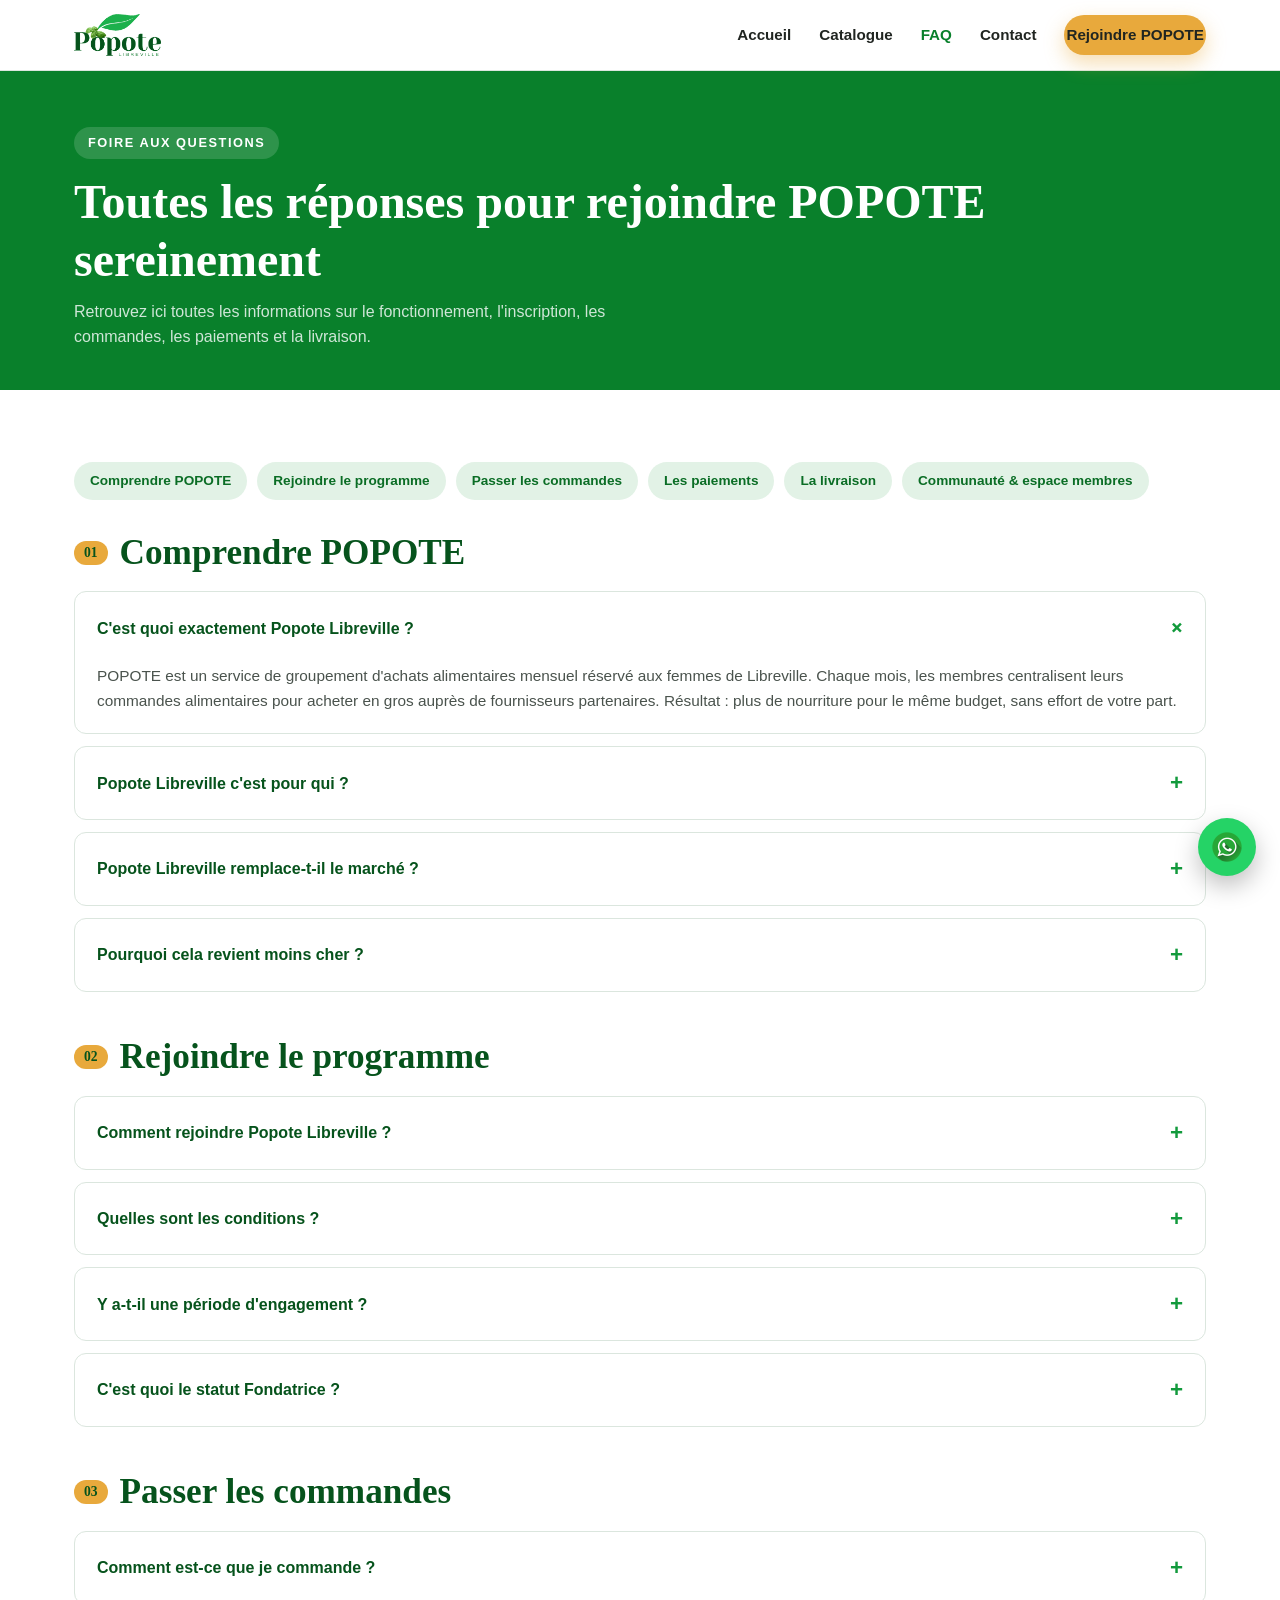
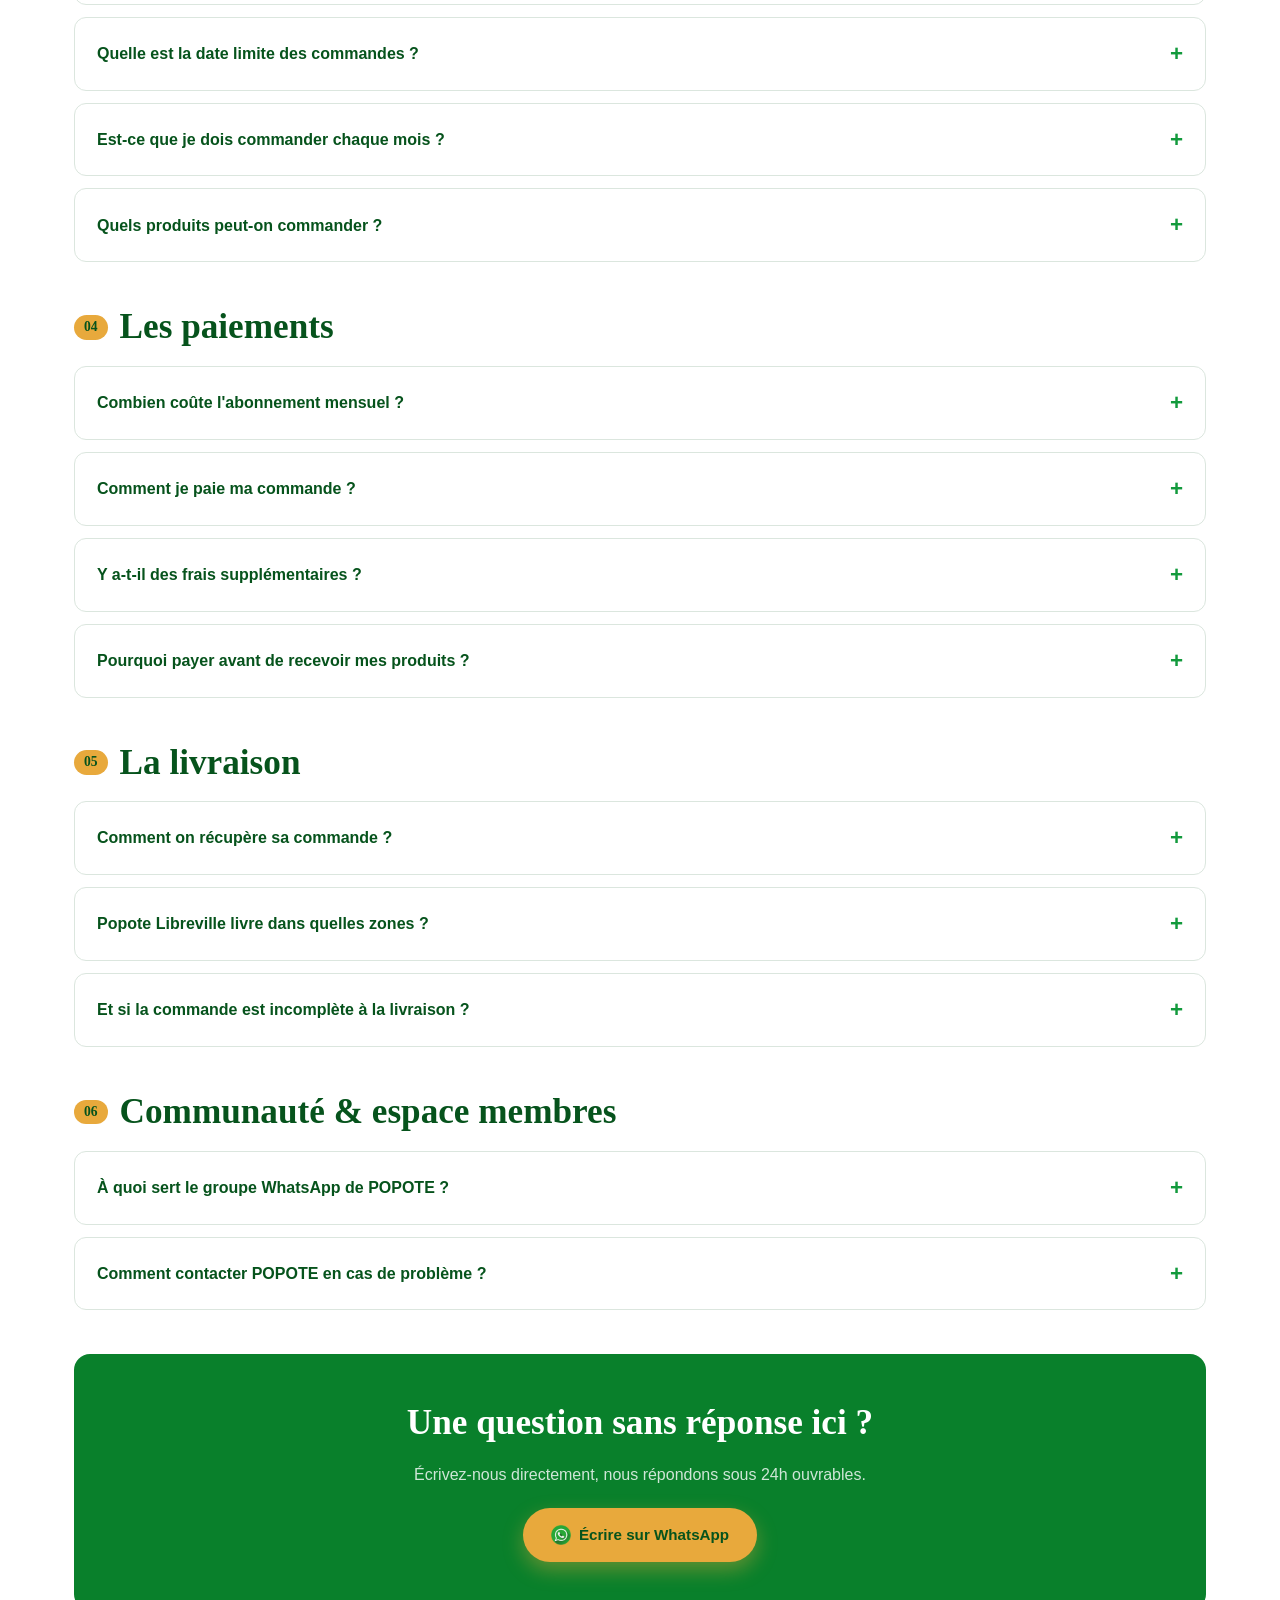
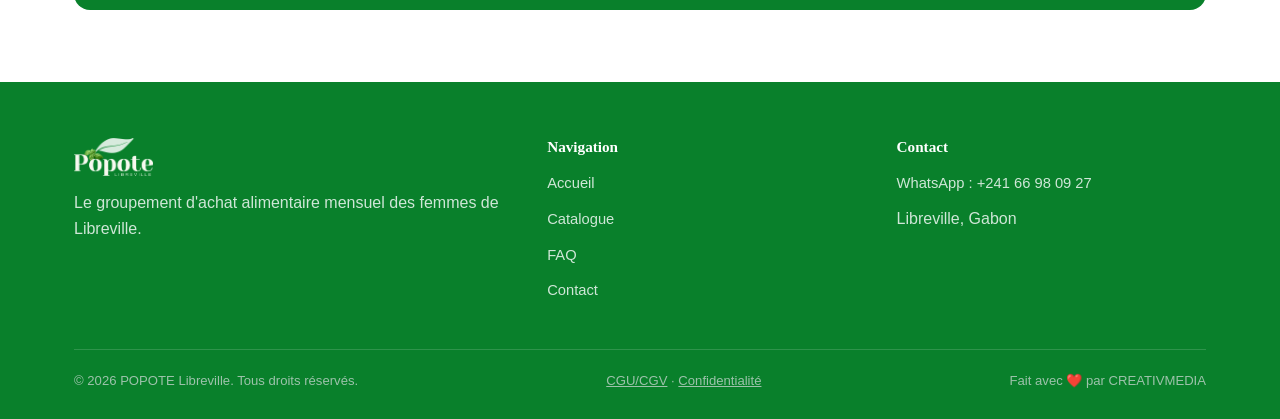
<file: faq.html>
<!DOCTYPE html>
<html lang="fr">
<head>
<meta charset="UTF-8">
<meta name="viewport" content="width=device-width, initial-scale=1.0">
<title>FAQ — Foire aux questions — POPOTE Libreville</title>
<meta name="description" content="Toutes les réponses pour rejoindre et utiliser POPOTE Libreville sereinement : inscription, commandes, paiements, livraison, communauté.">
<link rel="icon" href="data:image/svg+xml,%3Csvg xmlns='http://www.w3.org/2000/svg' viewBox='0 0 64 64'%3E%3Ccircle cx='32' cy='32' r='32' fill='%2306531c'/%3E%3Cpath d='M18 40 C18 24 34 14 50 12 C44 24 34 36 20 42 Z' fill='%231cb04c'/%3E%3C/svg%3E">
<link rel="stylesheet" href="assets/css/style.css?v=20261123">
</head>
<body>

<header class="site-header">
  <div class="container">
    <a href="index.html" class="logo" aria-label="POPOTE Libreville — accueil">
      <img src="assets/img/logo-header.png" alt="Popote Libreville" width="167" height="80">
    </a>

    <button class="nav-toggle" aria-label="Ouvrir le menu" aria-expanded="false">
      <span></span><span></span><span></span>
    </button>

    <nav class="nav">
      <a href="index.html">Accueil</a>
      <a href="catalogue.html">Catalogue</a>
      <a href="faq.html" aria-current="page">FAQ</a>
      <a href="contact.html">Contact</a>
      <a href="https://chat.whatsapp.com/FhwOE2wJzHiBa1dlqMgFWb?s=cl&amp;p=a&amp;mlu=1" class="btn btn-primary" target="_blank" rel="noopener">Rejoindre POPOTE</a>
    </nav>
  </div>
</header>

<main>

  <section class="page-hero">
    <div class="container">
      <span class="eyebrow" style="background:rgba(255,255,255,0.15); color:#fff;">Foire aux questions</span>
      <h1>Toutes les réponses pour rejoindre POPOTE sereinement</h1>
      <p>Retrouvez ici toutes les informations sur le fonctionnement, l'inscription, les commandes, les paiements et la livraison.</p>
    </div>
  </section>

  <section>
    <div class="container">

      <div class="faq-tabs">
        <a href="#comprendre">Comprendre POPOTE</a>
        <a href="#rejoindre">Rejoindre le programme</a>
        <a href="#commandes">Passer les commandes</a>
        <a href="#paiements">Les paiements</a>
        <a href="#livraison">La livraison</a>
        <a href="#communaute">Communauté &amp; espace membres</a>
      </div>

      <div class="faq-category" id="comprendre">
        <h2><span class="num-badge">01</span> Comprendre POPOTE</h2>

        <details class="faq-item" open>
          <summary>C'est quoi exactement Popote Libreville ?</summary>
          <div class="faq-answer">POPOTE est un service de groupement d'achats alimentaires mensuel réservé aux femmes de Libreville. Chaque mois, les membres centralisent leurs commandes alimentaires pour acheter en gros auprès de fournisseurs partenaires. Résultat : plus de nourriture pour le même budget, sans effort de votre part.</div>
        </details>

        <details class="faq-item">
          <summary>Popote Libreville c'est pour qui ?</summary>
          <div class="faq-answer">Pour toutes les femmes de Libreville qui gèrent les courses de leur foyer : fonctionnaires, enseignantes, infirmières, commerçantes, entrepreneures. Si vous achetez de la nourriture chaque mois et que vous voulez mieux gérer votre budget alimentaire sans y passer des heures, POPOTE est fait pour vous.</div>
        </details>

        <details class="faq-item">
          <summary>Popote Libreville remplace-t-il le marché ?</summary>
          <div class="faq-answer">Non. POPOTE complète vos achats. On s'occupe des produits alimentaires de base que vous achetez chaque mois : riz, huile, volaille, poisson, farine, etc. Pour les achats du quotidien hors POPOTE, vous continuez à aller au marché comme d'habitude. L'idée, c'est de vous faire économiser sur les grosses dépenses alimentaires fixes du mois afin que vos courses tiennent sur 1 mois.</div>
        </details>

        <details class="faq-item">
          <summary>Pourquoi cela revient moins cher ?</summary>
          <div class="faq-answer">Parce que POPOTE achète en gros, pour tout le monde en même temps. POPOTE négocie ces prix de gros et les répercute directement dans vos achats. Vous bénéficiez du pouvoir d'achat collectif d'un groupe, pas d'une seule personne.</div>
        </details>
      </div>

      <div class="faq-category" id="rejoindre">
        <h2><span class="num-badge">02</span> Rejoindre le programme</h2>

        <details class="faq-item">
          <summary>Comment rejoindre Popote Libreville ?</summary>
          <div class="faq-answer">C'est très simple. Vous remplissez le formulaire d'inscription disponible pour toutes les personnes intéressées. Une fois votre abonnement payé, vous êtes ajoutée au groupe WhatsApp POPOTE et vous pouvez commander dès le mois en cours si la clôture n'est pas encore passée.</div>
        </details>

        <details class="faq-item">
          <summary>Quelles sont les conditions ?</summary>
          <div class="faq-answer">Une seule : être une femme basée à Libreville avec un numéro WhatsApp actif et un compte Airtel Money ou Moov Money pour les paiements. Aucun revenu minimum requis, aucun document administratif demandé.</div>
        </details>

        <details class="faq-item">
          <summary>Y a-t-il une période d'engagement ?</summary>
          <div class="faq-answer">Aucun engagement. Vous pouvez arrêter à n'importe quel moment, sans pénalité, sans explication. Si vous ne commandez pas un mois, aucun produit ne vous est prélevé. L'abonnement mensuel reste dû uniquement si vous souhaitez conserver votre place dans le groupe et accéder aux bons plans du mois.</div>
        </details>

        <details class="faq-item">
          <summary>C'est quoi le statut Fondatrice ?</summary>
          <div class="faq-answer">
            Le statut Fondatrice est réservé à 10 membres et se mérite : il faut remplir 3 engagements pour l'obtenir.
            <ul>
              <li>🛒 Effectuer au moins 1 commande POPOTE</li>
              <li>👭 Parrainer 2 nouvelles membres</li>
              <li>💬 Participer activement à la communauté (sondages, discussions, consultations)</li>
            </ul>
            Une fois ces 3 engagements remplis, vous débloquez le statut Membre Fondatrice : abonnement à 1 000 FCFA à vie (au lieu de 3 500 FCFA), un badge exclusif « Membre Fondatrice POPOTE », un accès prioritaire aux catalogues et offres en quantités limitées, ainsi que des avantages ponctuels réservés aux Fondatrices (réductions, produits bonus, récompenses).
          </div>
        </details>
      </div>

      <div class="faq-category" id="commandes">
        <h2><span class="num-badge">03</span> Passer les commandes</h2>

        <details class="faq-item">
          <summary>Comment est-ce que je commande ?</summary>
          <div class="faq-answer">Vous recevez le catalogue dans le groupe WhatsApp POPOTE au début de chaque groupage (le 20 novembre pour le groupage de novembre – décembre 2026). Pendant la période de précommande (du 20 au 25 novembre), vous choisissez vos produits et quantités sur www.popotelibreville.com et vous envoyez votre liste. Un montant minimum de 50 000 FCFA par commande s'applique.</div>
        </details>

        <details class="faq-item">
          <summary>Quelle est la date limite des commandes ?</summary>
          <div class="faq-answer">Pour le groupage de novembre – décembre 2026, les précommandes sont ouvertes du 20 au 25 novembre. Les commandes sont ensuite confirmées et payées du 25 novembre au 5 décembre, sans exception. Aucune commande ne peut être ajoutée après la clôture des précommandes car on doit consolider toutes les demandes pour passer l'achat groupé. Cette règle protège tout le monde : elle garantit que les prix négociés restent valables pour l'ensemble du groupe.</div>
        </details>

        <details class="faq-item">
          <summary>Est-ce que je dois commander chaque mois ?</summary>
          <div class="faq-answer">Non. Vous ne commandez que si vous êtes dans le besoin de bénéficier des avantages de POPOTE, et aucun produit ne vous est facturé. Votre abonnement reste actif mais les achats restent facultatifs. Par contre, le principe du groupement repose sur le volume collectif : plus on est nombreuses à commander, meilleurs sont les prix. Commander régulièrement, même peu, profite à toute la communauté.</div>
        </details>

        <details class="faq-item">
          <summary>Quels produits peut-on commander ?</summary>
          <div class="faq-answer">Le catalogue mensuel comprend les produits alimentaires de base les plus consommés : riz, huile végétale et de palme, poulet congelé, poisson fumé ou séché, farine de blé, sucre, pâtes alimentaires, tomates en conserve, lait en poudre, et d'autres essentiels selon la saison. Le catalogue est envoyé chaque mois dans le groupe. Il peut légèrement varier selon les disponibilités fournisseurs.</div>
        </details>
      </div>

      <div class="faq-category" id="paiements">
        <h2><span class="num-badge">04</span> Les paiements</h2>

        <details class="faq-item">
          <summary>Combien coûte l'abonnement mensuel ?</summary>
          <div class="faq-answer">L'abonnement est de 3 500 FCFA par mois pour les membres standard. Il couvre l'organisation du service : gestion des commandes, suivi WhatsApp, coordination avec les fournisseurs, la livraison et frais administratifs. Les membres Fondatrices bénéficient d'un tarif réduit à vie de 1 000 FCFA/mois.</div>
        </details>

        <details class="faq-item">
          <summary>Comment je paie ma commande ?</summary>
          <div class="faq-answer">Tout se passe via Airtel Money sur le numéro officiel POPOTE (communiqué à l'inscription et épinglé dans le groupe). Les paiements se font du 25 novembre au 5 décembre. Après chaque paiement, vous nous transmettez la capture d'écran de la transaction en message privé ou dans le groupe. Pas de paiement reçu = commande non traitée, sans exception.</div>
        </details>

        <details class="faq-item">
          <summary>Y a-t-il des frais supplémentaires ?</summary>
          <div class="faq-answer">
            Votre facture se compose de deux éléments :
            <ul>
              <li>Abonnement mensuel : 3 500 FCFA (ou 1 000 FCFA pour les Fondatrices), livraison incluse</li>
              <li>Montant de votre commande : selon les produits et quantités choisis, avec un minimum de 50 000 FCFA par commande</li>
            </ul>
            <p>Une commission de 10% est par ailleurs appliquée sur l'ensemble du groupage une fois la consolidation des commandes fermée. Elle finance l'organisation du service et n'apparaît pas sur votre facture individuelle.</p>
          </div>
        </details>

        <details class="faq-item">
          <summary>Pourquoi payer avant de recevoir mes produits ?</summary>
          <div class="faq-answer">Parce que POPOTE achète exactement ce que ses membres ont commandé et payé. Si vous commandez sans payer, on ne peut pas inclure vos besoins dans l'achat groupé. Ce système de prépaiement protège tout le monde : il n'y a pas de dettes, pas d'impayés, et il garantit que chaque commande correspond à un besoin réel. C'est la même logique qu'un marché.</div>
        </details>
      </div>

      <div class="faq-category" id="livraison">
        <h2><span class="num-badge">05</span> La livraison</h2>

        <details class="faq-item">
          <summary>Comment on récupère sa commande ?</summary>
          <div class="faq-answer">
            Vous avez deux options au moment de votre commande :
            <ul>
              <li>Livraison à domicile (incluse dans votre abonnement) : votre commande est déposée à votre adresse aux dates de livraison annoncées (les 7 et 8 décembre pour le groupage de novembre – décembre 2026).</li>
              <li>Retrait au point relais (gratuit) : vous récupérez votre commande au point de regroupement choisi, aux jours et horaires indiqués. La coordinatrice vous enverra une notification quand c'est prêt.</li>
            </ul>
          </div>
        </details>

        <details class="faq-item">
          <summary>Popote Libreville livre dans quelles zones ?</summary>
          <div class="faq-answer">Les livraisons sont effectuées exclusivement dans certains quartiers de la commune de Libreville. D'autres quartiers seront ouverts progressivement selon la demande. Si vous êtes dans une zone non couverte, contactez-nous : si assez de membres sont dans votre zone, on ouvre un point de retrait dédié.</div>
        </details>

        <details class="faq-item">
          <summary>Et si la commande est incomplète à la livraison ?</summary>
          <div class="faq-answer">Si un produit commandé n'est pas disponible chez le fournisseur, vous en êtes informée avant la remise et vous avez le choix : soit le montant correspondant est crédité sur votre prochaine commande, soit il est remboursé directement sur votre Airtel Money sous 48h. Aucun produit manquant n'est jamais facturé. En cas de problème de qualité à la réception, vous nous contactez dans les 24h et on trouve une solution.</div>
        </details>
      </div>

      <div class="faq-category" id="communaute">
        <h2><span class="num-badge">06</span> Communauté &amp; espace membres</h2>

        <details class="faq-item">
          <summary>À quoi sert le groupe WhatsApp de POPOTE ?</summary>
          <div class="faq-answer">Le groupe WhatsApp est l'espace central de POPOTE. C'est là que vous recevez : le catalogue mensuel, le formulaire de commande, les confirmations de paiement, les informations sur les livraisons, les annonces du programme et les bons plans flash. Le groupe est strictement réservé aux membres actives. Les messages commerciaux extérieurs ou les discussions hors-sujet ne sont pas autorisés, pour garder l'espace utile et agréable.</div>
        </details>

        <details class="faq-item">
          <summary>Comment contacter POPOTE en cas de problème ?</summary>
          <div class="faq-answer">Vous envoyez un message direct au numéro WhatsApp officiel POPOTE (communiqué à l'inscription). Chaque demande reçoit une réponse sous 24h ouvrables. Pour les urgences liées à votre livraison, votre coordinatrice de quartier est joignable directement. POPOTE n'a pas de permanence téléphonique, mais toutes les demandes écrites sont traitées dans les délais indiqués.</div>
        </details>
      </div>

      <div class="cta-band" style="margin-top:40px;">
        <h2>Une question sans réponse ici ?</h2>
        <p>Écrivez-nous directement, nous répondons sous 24h ouvrables.</p>
        <div class="btn-row">
          <a href="https://wa.me/24166980927?text=Bonjour%20POPOTE%2C%20j%27ai%20une%20question%20!" class="btn btn-primary" target="_blank" rel="noopener">
            <img src="assets/img/whatsapp-icon.png" alt="" aria-hidden="true"> Écrire sur WhatsApp
          </a>
        </div>
      </div>

    </div>
  </section>

</main>

<footer class="site-footer">
  <div class="container">
    <div class="footer-grid">
      <div>
        <div class="footer-logo">
          <img src="assets/img/logo-footer.png" alt="Popote Libreville" width="167" height="80">
        </div>
        <p>Le groupement d'achat alimentaire mensuel des femmes de Libreville.</p>
      </div>
      <div>
        <h4>Navigation</h4>
        <ul>
          <li><a href="index.html">Accueil</a></li>
          <li><a href="catalogue.html">Catalogue</a></li>
          <li><a href="faq.html">FAQ</a></li>
          <li><a href="contact.html">Contact</a></li>
        </ul>
      </div>
      <div>
        <h4>Contact</h4>
        <ul>
          <li><a href="https://wa.me/24166980927" target="_blank" rel="noopener">WhatsApp : +241 66 98 09 27</a></li>
          <li>Libreville, Gabon</li>
        </ul>
      </div>
    </div>
    <div class="footer-bottom">
      <span>© <span id="year"></span> POPOTE Libreville. Tous droits réservés.</span>
      <span><a href="cgu.html">CGU/CGV</a> · <a href="confidentialite.html">Confidentialité</a></span>
      <span>Fait avec ❤️ par CREATIVMEDIA</span>
    </div>
  </div>
</footer>

<a href="https://wa.me/24166980927?text=Bonjour%20POPOTE%20!" class="wa-float" target="_blank" rel="noopener" aria-label="Contacter POPOTE sur WhatsApp">
  <img src="assets/img/whatsapp-icon.png" alt="">
</a>

<script src="assets/js/main.js?v=20261123"></script>
</body>
</html>
</file>
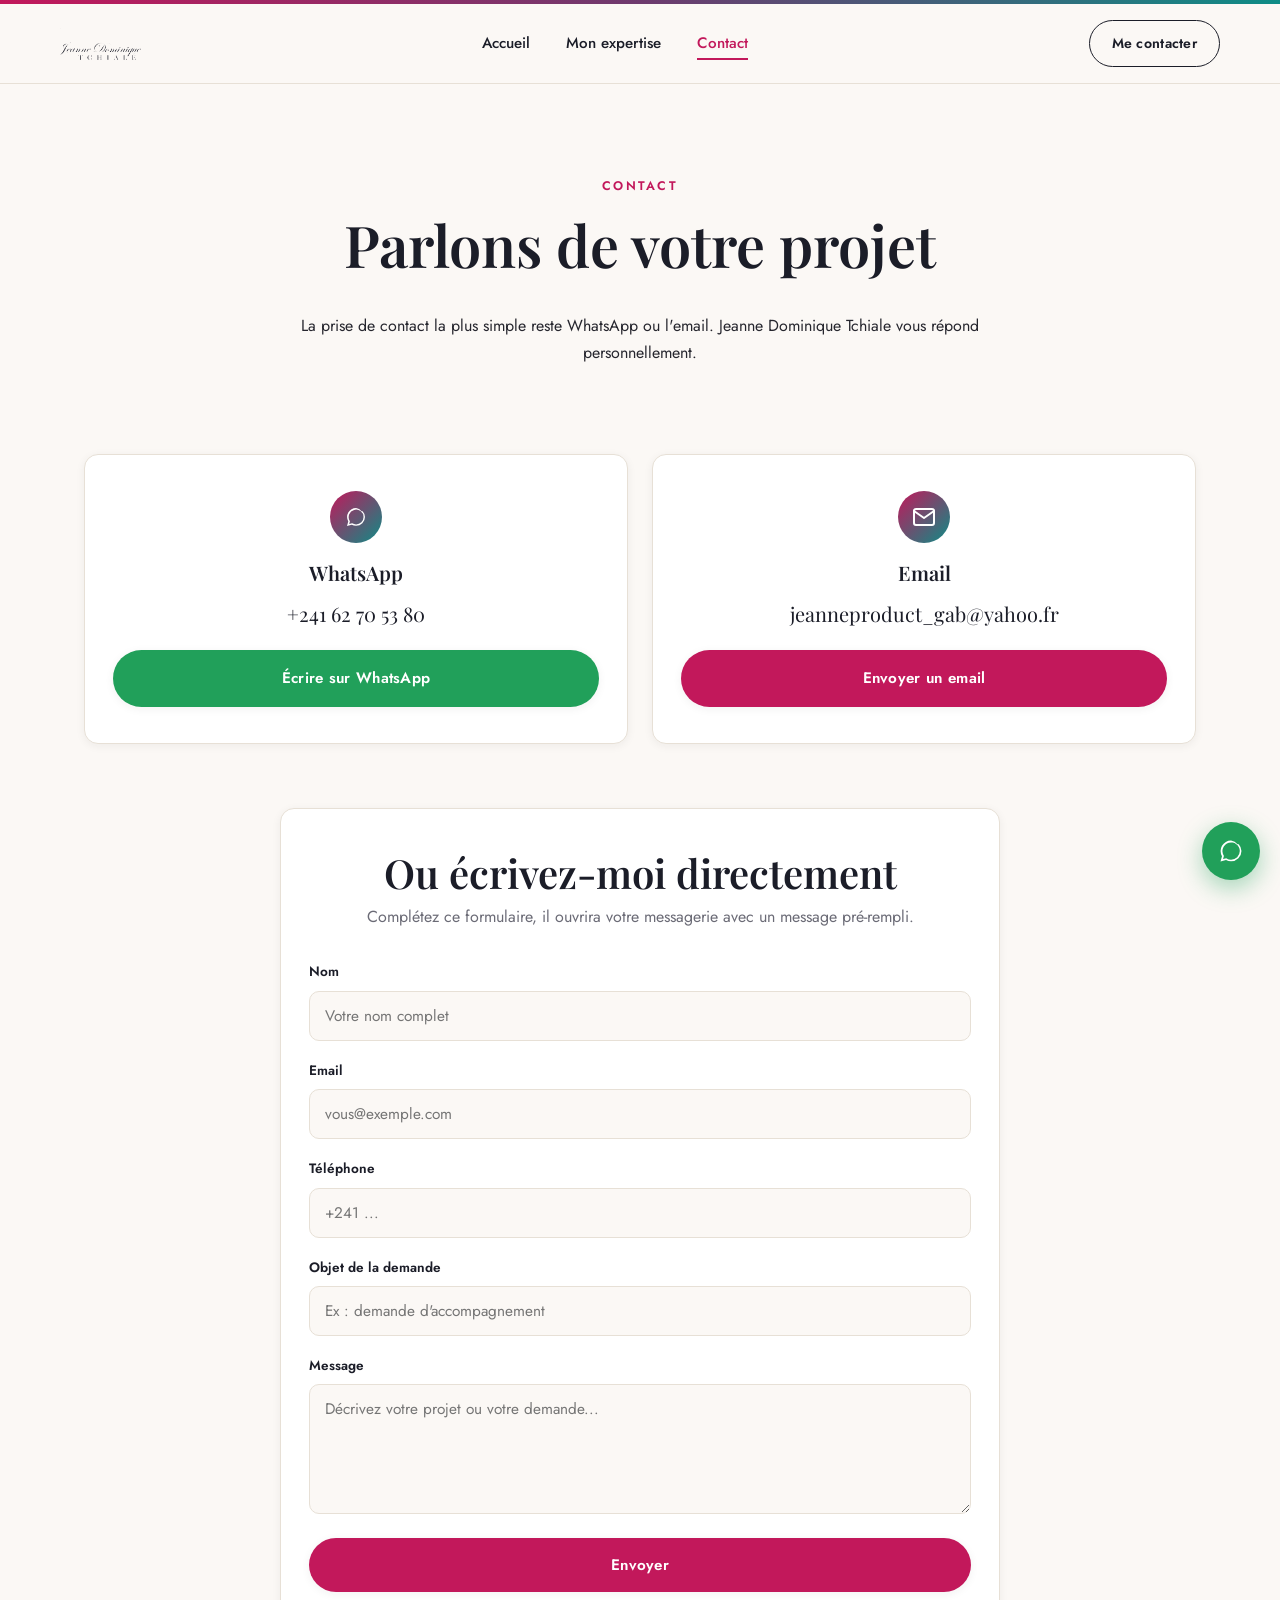
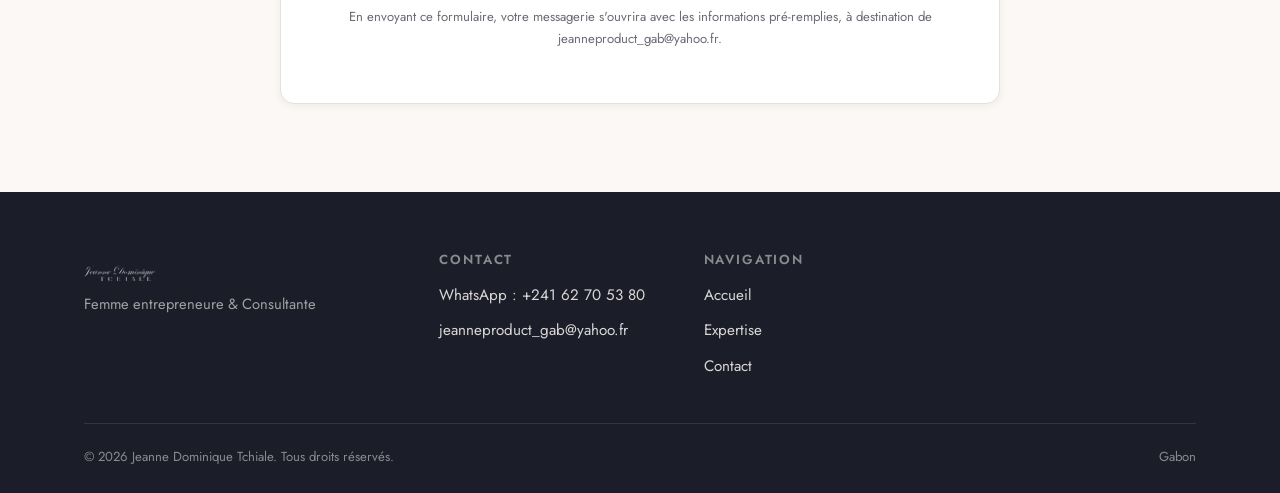
<file: jeanne-dominique-tchiale/contact.html>
<!DOCTYPE html>
<html lang="fr">
<head>
<meta charset="UTF-8">
<meta name="viewport" content="width=device-width, initial-scale=1.0">
<title>Contact — Jeanne Dominique Tchiale, Entrepreneure &amp; Consultante</title>
<meta name="description" content="Contactez Jeanne Dominique Tchiale par WhatsApp au +241 62 70 53 80 ou par email à jeanneproduct_gab@yahoo.fr. Parlons de votre projet.">
<meta name="keywords" content="Jeanne Dominique Tchiale, contact, consultante, Gabon, Libreville, WhatsApp">
<link rel="canonical" href="contact.html">

<meta property="og:type" content="website">
<meta property="og:title" content="Contact — Jeanne Dominique Tchiale">
<meta property="og:description" content="Parlons de votre projet, par WhatsApp ou par email.">
<meta property="og:image" content="assets/img/jeanne-portrait.jpg">
<meta property="og:locale" content="fr_FR">

<link rel="icon" type="image/svg+xml" href="assets/img/favicon.svg">
<link rel="preconnect" href="https://fonts.googleapis.com">
<link rel="preconnect" href="https://fonts.gstatic.com" crossorigin>
<link href="https://fonts.googleapis.com/css2?family=Playfair+Display:ital,wght@0,500;0,600;0,700;1,600&family=Jost:wght@400;500;600;700&family=Parisienne&display=swap" rel="stylesheet">
<link rel="stylesheet" href="assets/css/style.css">
</head>
<body>

<div class="top-bar"></div>

<header class="site-header">
  <div class="container nav">
    <a href="index.html" class="logo"><img class="logo-img" src="assets/img/jeanne-signature-dark.png" alt="Signature de Jeanne Dominique Tchiale"></a>

    <nav class="nav-links" id="navLinks">
      <a href="index.html">Accueil</a>
      <a href="expertise.html">Mon expertise</a>
      <a href="contact.html" class="active">Contact</a>
    </nav>

    <div class="nav-cta">
      <a href="contact.html" class="btn btn-outline">Me contacter</a>
      <button class="nav-toggle" id="navToggle" aria-label="Ouvrir le menu" aria-expanded="false" aria-controls="navLinks">
        <span></span>
      </button>
    </div>
  </div>
</header>

<main>

  <!-- HEADER -->
  <section class="section" style="padding-bottom:20px;">
    <div class="container">
      <div class="section-head center reveal is-visible" style="max-width:680px;">
        <span class="eyebrow">Contact</span>
        <h1>Parlons de votre projet</h1>
        <p>
          La prise de contact la plus simple reste WhatsApp ou l'email. Jeanne Dominique
          Tchiale vous répond personnellement.
        </p>
      </div>
    </div>
  </section>

  <!-- CONTACT CARDS -->
  <section class="section" style="padding-top:20px;">
    <div class="container">
      <div class="contact-cards reveal">
        <div class="contact-card">
          <div class="card-icon" style="margin:0 auto 18px;">
            <svg viewBox="0 0 24 24" fill="currentColor"><path d="M17.6 6.32A8.86 8.86 0 0 0 12.02 3a8.94 8.94 0 0 0-7.75 13.4L3 21l4.73-1.24a8.9 8.9 0 0 0 4.29 1.1h.01a8.94 8.94 0 0 0 8.93-8.93 8.86 8.86 0 0 0-2.36-5.61zM12.03 19.4a7.4 7.4 0 0 1-3.78-1.04l-.27-.16-2.8.74.75-2.73-.18-.28a7.44 7.44 0 1 1 13.8-3.93 7.45 7.45 0 0 1-7.52 7.4z"/></svg>
          </div>
          <h3>WhatsApp</h3>
          <p class="value">+241 62 70 53 80</p>
          <a href="https://wa.me/24162705380" target="_blank" rel="noopener" class="btn btn-whatsapp btn-block">Écrire sur WhatsApp</a>
        </div>

        <div class="contact-card">
          <div class="card-icon" style="margin:0 auto 18px;">
            <svg viewBox="0 0 24 24" fill="none" stroke="currentColor" stroke-width="2" stroke-linecap="round" stroke-linejoin="round"><path d="M4 4h16v16H4z" opacity="0"/><path d="M22 6l-10 7L2 6"/><rect x="2" y="4" width="20" height="16" rx="2"/></svg>
          </div>
          <h3>Email</h3>
          <p class="value">jeanneproduct_gab@yahoo.fr</p>
          <a href="mailto:jeanneproduct_gab@yahoo.fr" class="btn btn-primary btn-block">Envoyer un email</a>
        </div>
      </div>

      <!-- FORM -->
      <div class="contact-form reveal" style="max-width:720px;margin:0 auto;">
        <h2 style="text-align:center;margin-bottom:8px;">Ou écrivez-moi directement</h2>
        <p style="text-align:center;color:var(--text-light);margin-bottom:30px;">
          Complétez ce formulaire, il ouvrira votre messagerie avec un message pré-rempli.
        </p>

        <form id="contact-form" novalidate>
          <div class="form-grid">
            <div class="field">
              <label for="name">Nom</label>
              <input type="text" id="name" name="name" required placeholder="Votre nom complet">
            </div>
            <div class="field">
              <label for="email">Email</label>
              <input type="email" id="email" name="email" required placeholder="vous@exemple.com">
            </div>
            <div class="field">
              <label for="phone">Téléphone</label>
              <input type="tel" id="phone" name="phone" placeholder="+241 ...">
            </div>
            <div class="field">
              <label for="subject">Objet de la demande</label>
              <input type="text" id="subject" name="subject" placeholder="Ex : demande d'accompagnement">
            </div>
            <div class="field">
              <label for="message">Message</label>
              <textarea id="message" name="message" required placeholder="Décrivez votre projet ou votre demande..."></textarea>
            </div>
          </div>
          <div style="margin-top:24px;">
            <button type="submit" class="btn btn-primary btn-block">Envoyer</button>
          </div>
          <p class="form-note">
            En envoyant ce formulaire, votre messagerie s'ouvrira avec les informations pré-remplies,
            à destination de jeanneproduct_gab@yahoo.fr.
          </p>
          <div class="form-success">Votre messagerie va s'ouvrir avec votre message pré-rempli. Merci de le vérifier avant de l'envoyer.</div>
        </form>
      </div>
    </div>
  </section>

</main>

<footer class="site-footer">
  <div class="container">
    <div class="footer-grid">
      <div class="footer-brand">
        <a href="index.html" class="logo"><img class="logo-img" src="assets/img/jeanne-signature-light.png" alt="Signature de Jeanne Dominique Tchiale"></a>
        <p>Femme entrepreneure &amp; Consultante</p>
      </div>
      <div class="footer-col">
        <h4>Contact</h4>
        <a href="https://wa.me/24162705380" target="_blank" rel="noopener">WhatsApp : +241 62 70 53 80</a>
        <a href="mailto:jeanneproduct_gab@yahoo.fr">jeanneproduct_gab@yahoo.fr</a>
      </div>
      <div class="footer-col">
        <h4>Navigation</h4>
        <a href="index.html">Accueil</a>
        <a href="expertise.html">Expertise</a>
        <a href="contact.html">Contact</a>
      </div>
    </div>
    <div class="footer-bottom">
      <span>&copy; <span data-year></span> Jeanne Dominique Tchiale. Tous droits réservés.</span>
      <span>Gabon</span>
    </div>
  </div>
</footer>

<a href="https://wa.me/24162705380" target="_blank" rel="noopener" class="float-whatsapp" aria-label="Écrire sur WhatsApp">
  <svg viewBox="0 0 24 24" fill="currentColor"><path d="M17.6 6.32A8.86 8.86 0 0 0 12.02 3a8.94 8.94 0 0 0-7.75 13.4L3 21l4.73-1.24a8.9 8.9 0 0 0 4.29 1.1h.01a8.94 8.94 0 0 0 8.93-8.93 8.86 8.86 0 0 0-2.36-5.61zM12.03 19.4a7.4 7.4 0 0 1-3.78-1.04l-.27-.16-2.8.74.75-2.73-.18-.28a7.44 7.44 0 1 1 13.8-3.93 7.45 7.45 0 0 1-7.52 7.4z"/></svg>
</a>

<script src="assets/js/main.js"></script>
</body>
</html>
</file>
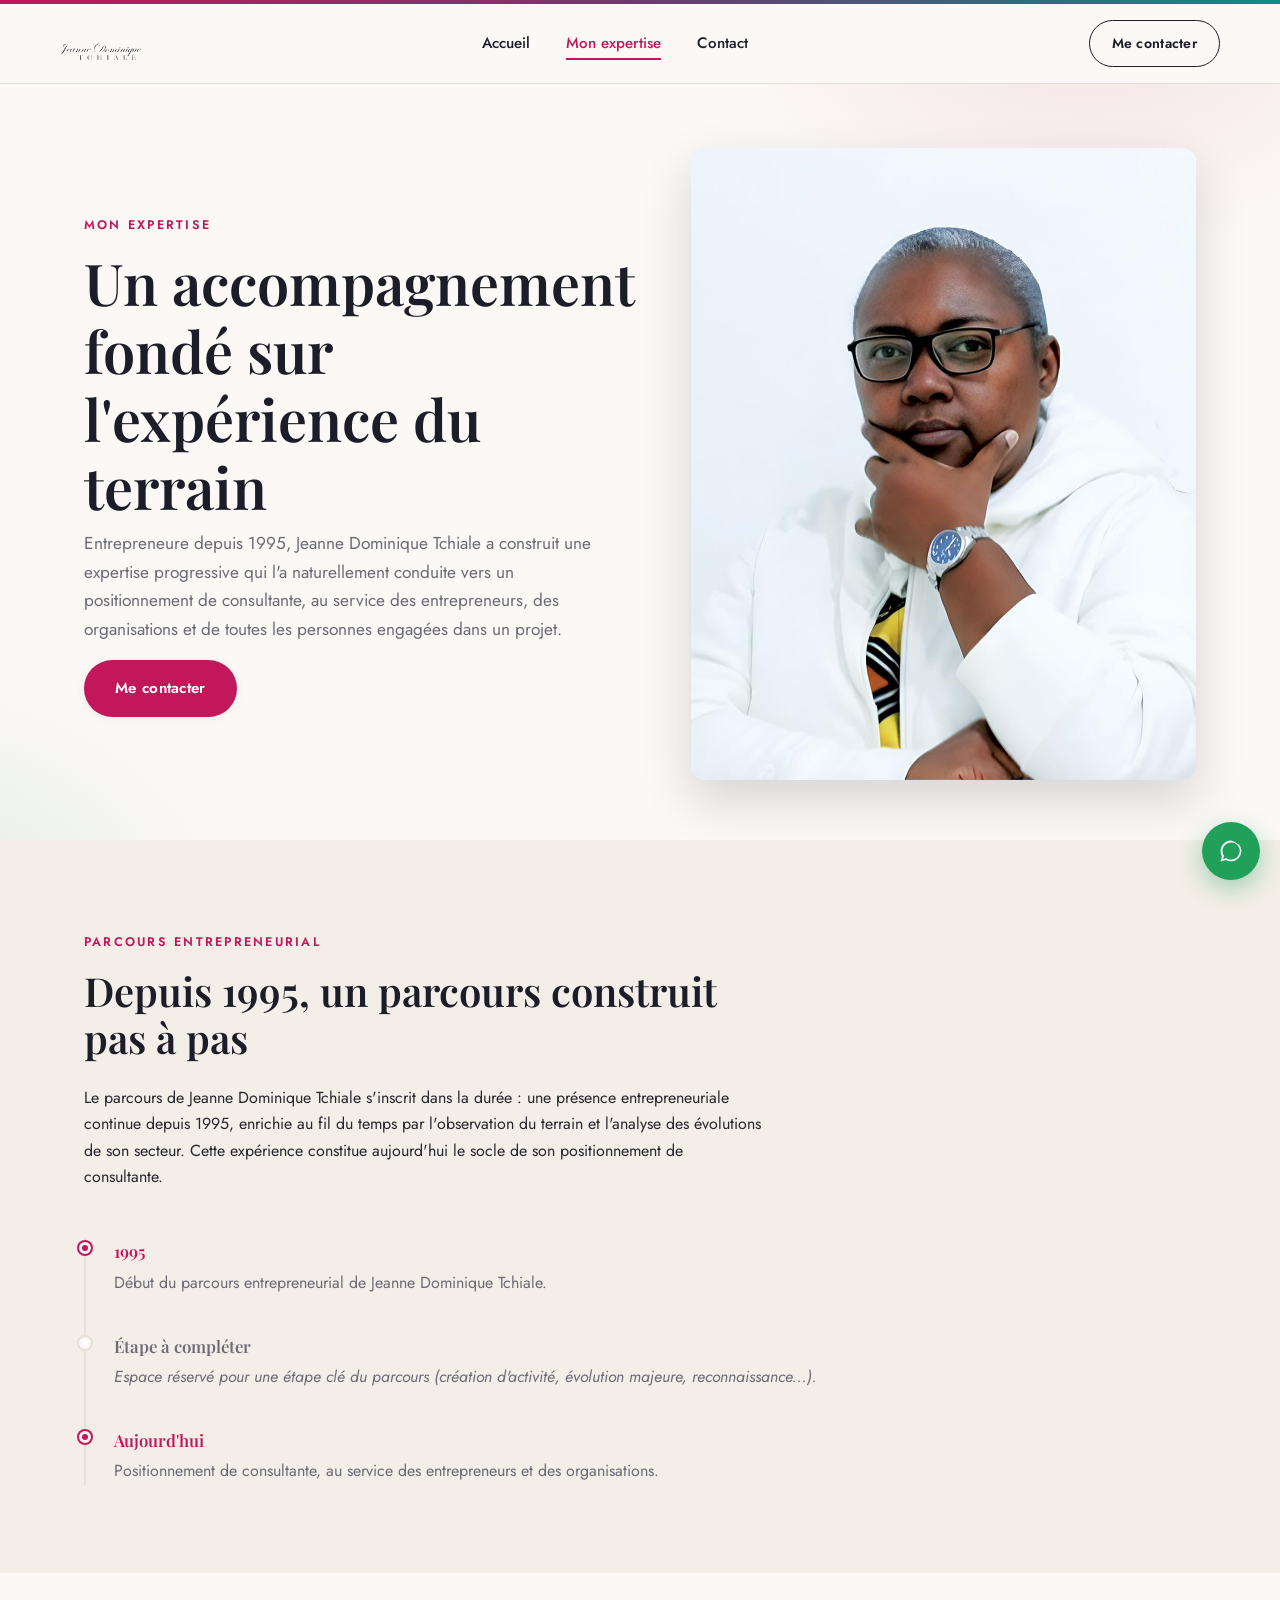
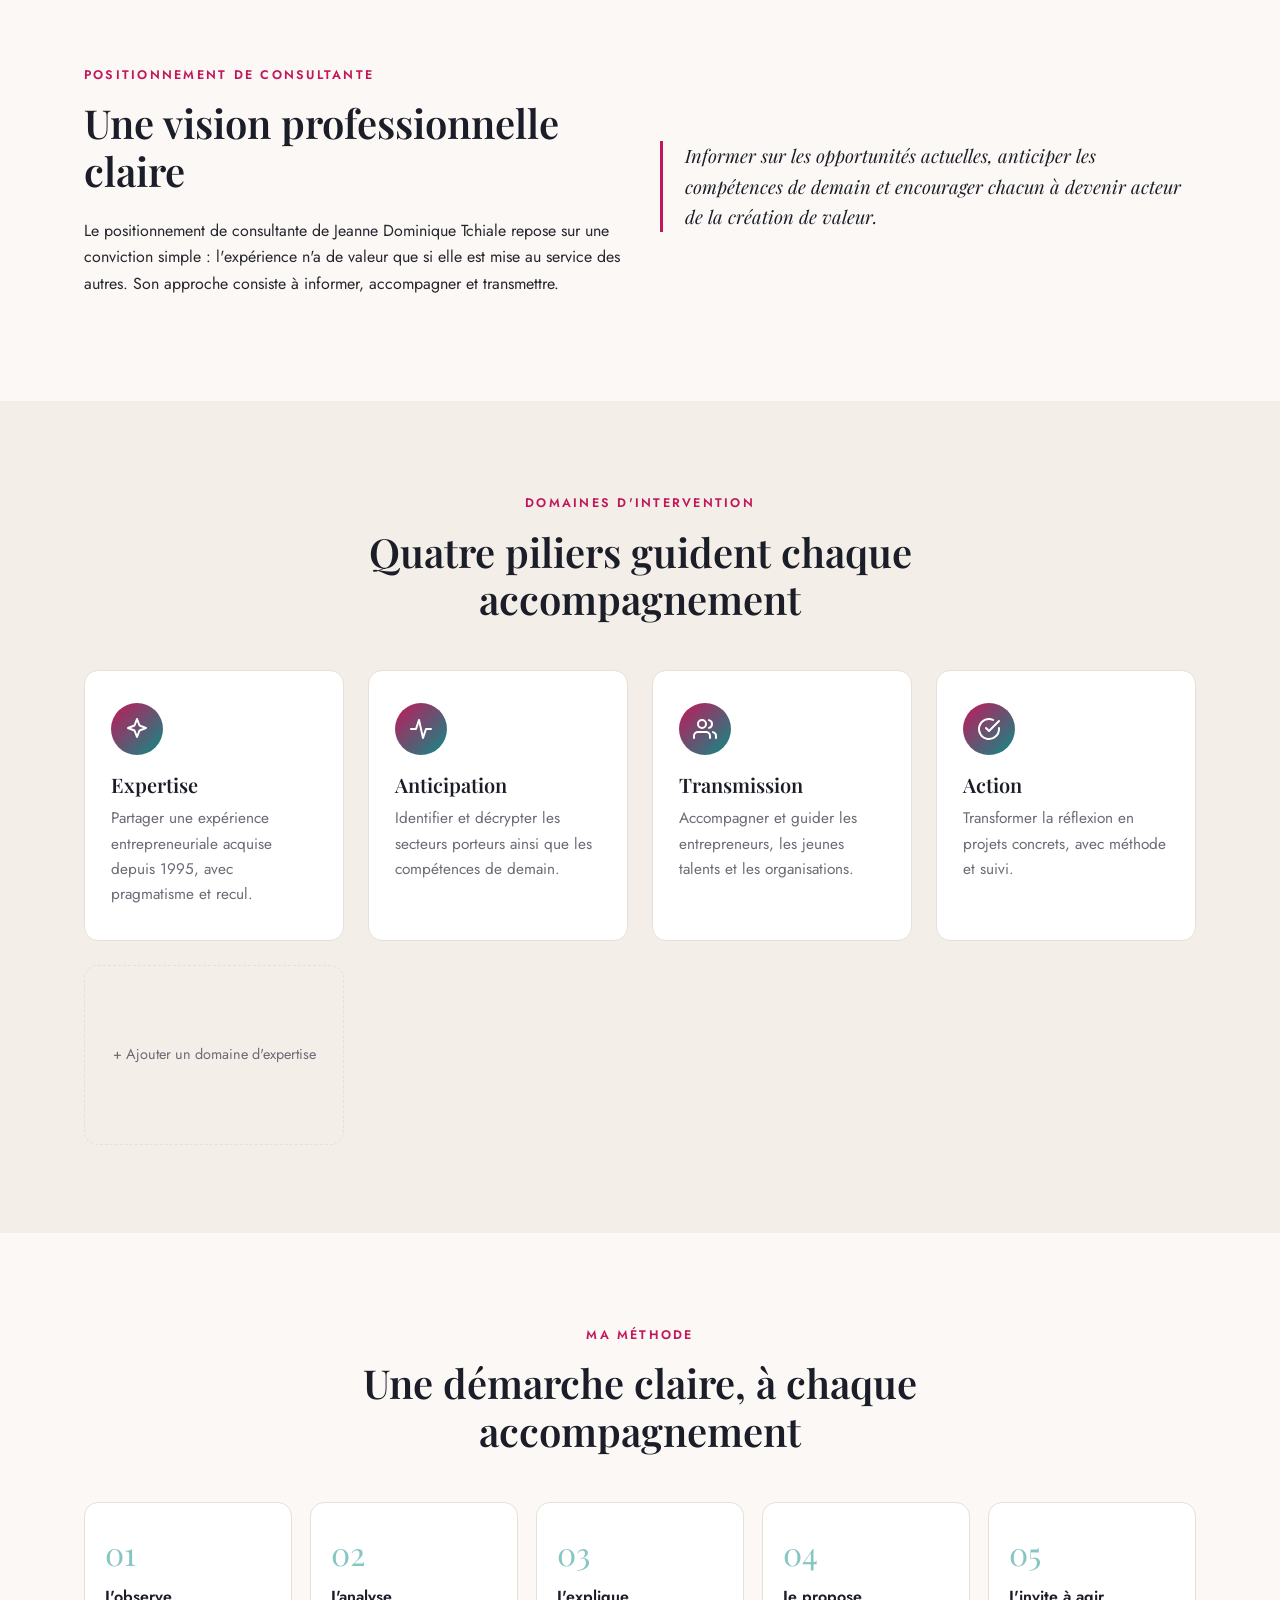
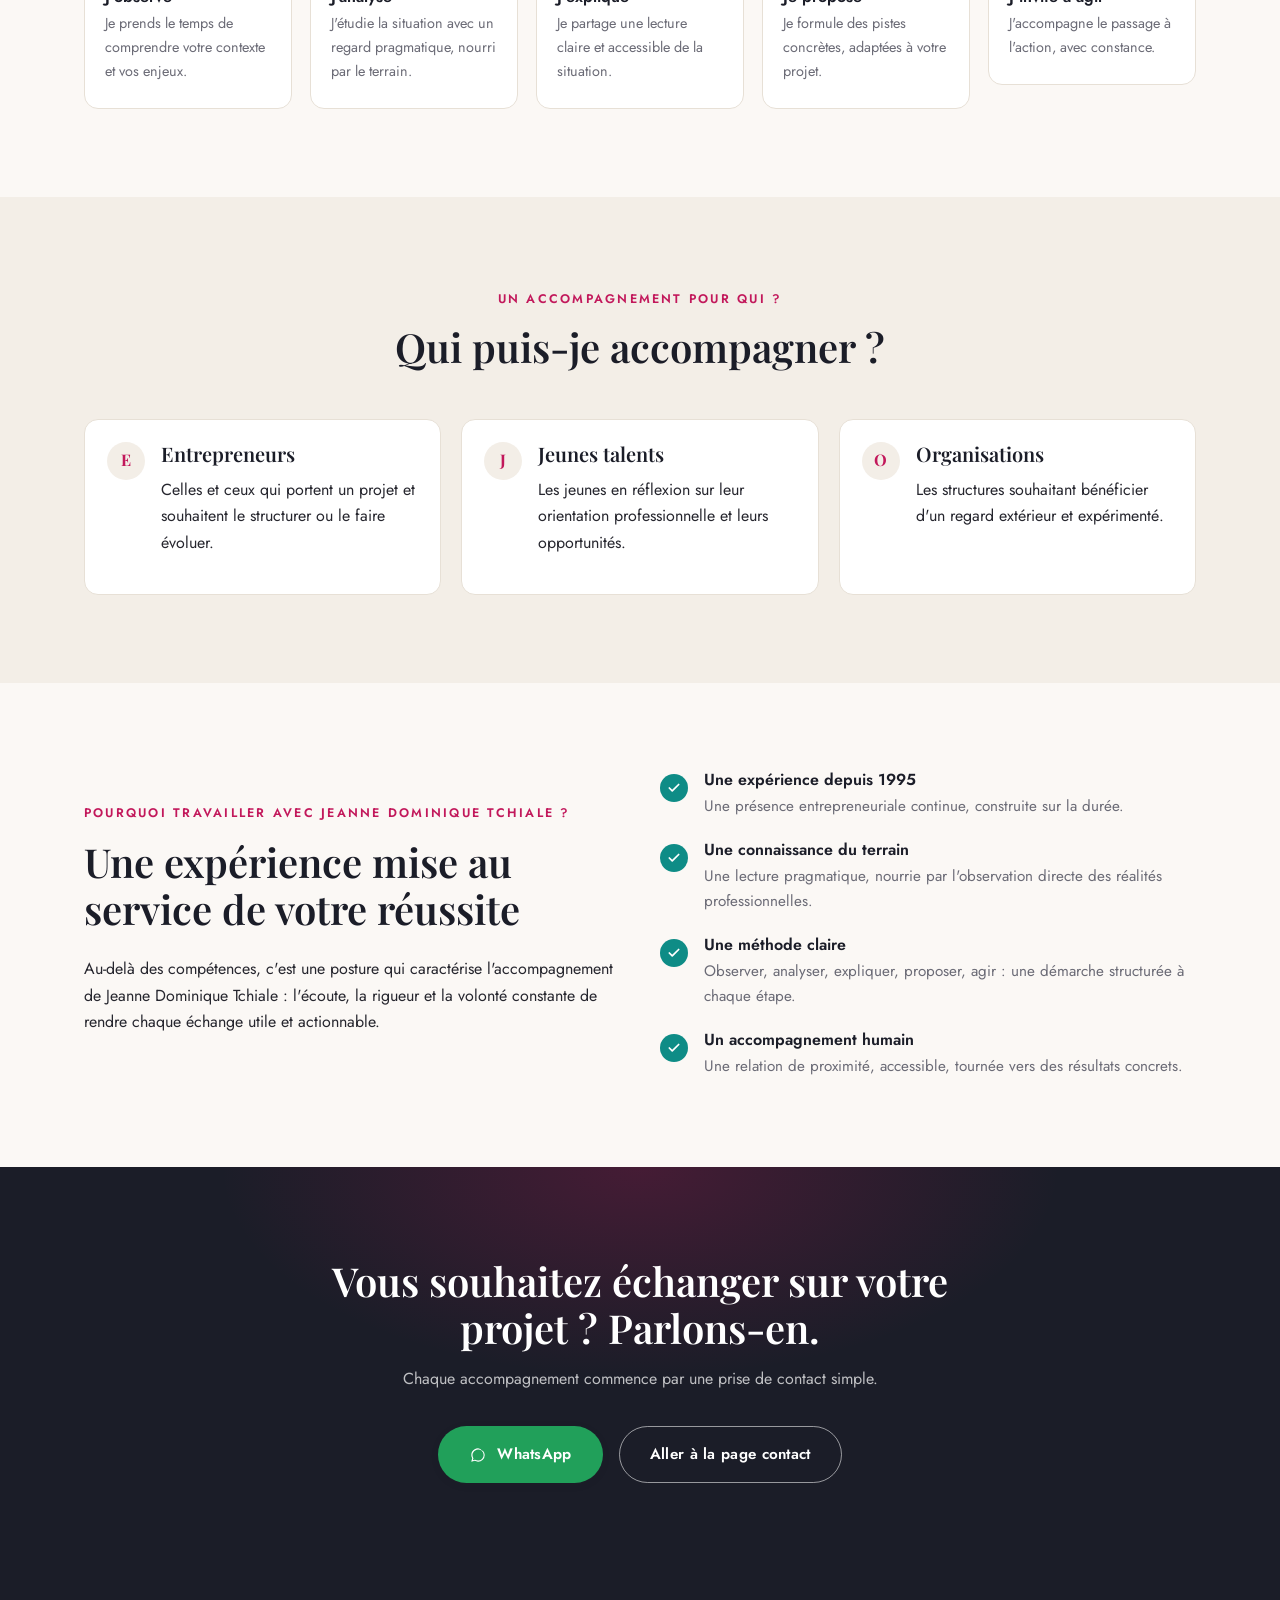
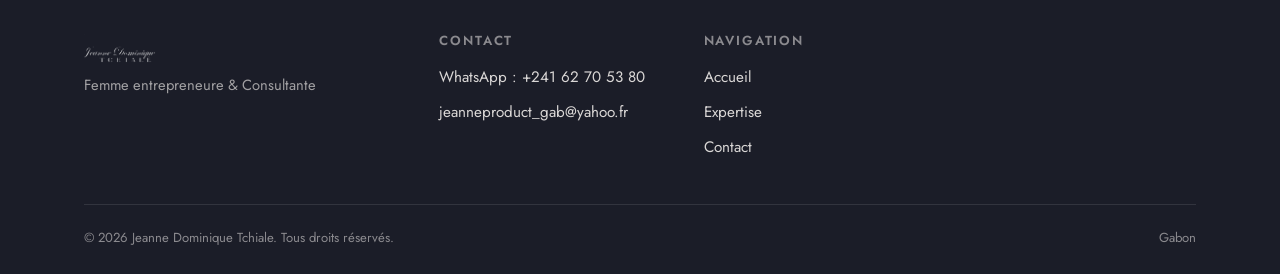
<file: jeanne-dominique-tchiale/expertise.html>
<!DOCTYPE html>
<html lang="fr">
<head>
<meta charset="UTF-8">
<meta name="viewport" content="width=device-width, initial-scale=1.0">
<title>Mon expertise — Jeanne Dominique Tchiale, Entrepreneure &amp; Consultante</title>
<meta name="description" content="Découvrez le parcours, le positionnement de consultante et les domaines d'intervention de Jeanne Dominique Tchiale, entrepreneure depuis 1995 au Gabon.">
<meta name="keywords" content="Jeanne Dominique Tchiale, expertise, consultante, entrepreneure, Gabon, Libreville">
<link rel="canonical" href="expertise.html">

<meta property="og:type" content="profile">
<meta property="og:title" content="Mon expertise — Jeanne Dominique Tchiale">
<meta property="og:description" content="Un accompagnement fondé sur l'expérience du terrain, depuis 1995.">
<meta property="og:image" content="assets/img/jeanne-portrait.jpg">
<meta property="og:locale" content="fr_FR">

<link rel="icon" type="image/svg+xml" href="assets/img/favicon.svg">
<link rel="preconnect" href="https://fonts.googleapis.com">
<link rel="preconnect" href="https://fonts.gstatic.com" crossorigin>
<link href="https://fonts.googleapis.com/css2?family=Playfair+Display:ital,wght@0,500;0,600;0,700;1,600&family=Jost:wght@400;500;600;700&family=Parisienne&display=swap" rel="stylesheet">
<link rel="stylesheet" href="assets/css/style.css">
</head>
<body>

<div class="top-bar"></div>

<header class="site-header">
  <div class="container nav">
    <a href="index.html" class="logo"><img class="logo-img" src="assets/img/jeanne-signature-dark.png" alt="Signature de Jeanne Dominique Tchiale"></a>

    <nav class="nav-links" id="navLinks">
      <a href="index.html">Accueil</a>
      <a href="expertise.html" class="active">Mon expertise</a>
      <a href="contact.html">Contact</a>
    </nav>

    <div class="nav-cta">
      <a href="contact.html" class="btn btn-outline">Me contacter</a>
      <button class="nav-toggle" id="navToggle" aria-label="Ouvrir le menu" aria-expanded="false" aria-controls="navLinks">
        <span></span>
      </button>
    </div>
  </div>
</header>

<main>

  <!-- HEADER PAGE -->
  <section class="hero" style="padding-bottom:60px;">
    <div class="container hero-grid">
      <div class="hero-text reveal is-visible">
        <span class="eyebrow">Mon expertise</span>
        <h1>Un accompagnement fondé sur l'expérience du terrain</h1>
        <p class="hero-lede">
          Entrepreneure depuis 1995, Jeanne Dominique Tchiale a construit une expertise
          progressive qui l'a naturellement conduite vers un positionnement de consultante,
          au service des entrepreneurs, des organisations et de toutes les personnes
          engagées dans un projet.
        </p>
        <div class="btn-row">
          <a href="contact.html" class="btn btn-primary">Me contacter</a>
        </div>
      </div>
      <div class="hero-portrait reveal">
        <img src="assets/img/jeanne-portrait.jpg" alt="Jeanne Dominique Tchiale, femme entrepreneure et consultante, dans le cadre de son activité professionnelle">
      </div>
    </div>
  </section>

  <!-- PARCOURS -->
  <section class="section section--sand">
    <div class="container">
      <div class="section-head reveal">
        <span class="eyebrow">Parcours entrepreneurial</span>
        <h2>Depuis 1995, un parcours construit pas à pas</h2>
        <p>
          Le parcours de Jeanne Dominique Tchiale s'inscrit dans la durée : une présence
          entrepreneuriale continue depuis 1995, enrichie au fil du temps par l'observation
          du terrain et l'analyse des évolutions de son secteur. Cette expérience constitue
          aujourd'hui le socle de son positionnement de consultante.
        </p>
      </div>

      <div class="timeline reveal">
        <div class="timeline-item">
          <div class="timeline-year">1995</div>
          <p>Début du parcours entrepreneurial de Jeanne Dominique Tchiale.</p>
        </div>
        <div class="timeline-item is-placeholder">
          <div class="timeline-year">Étape à compléter</div>
          <p>Espace réservé pour une étape clé du parcours (création d'activité, évolution majeure, reconnaissance...).</p>
        </div>
        <div class="timeline-item">
          <div class="timeline-year">Aujourd'hui</div>
          <p>Positionnement de consultante, au service des entrepreneurs et des organisations.</p>
        </div>
      </div>
    </div>
  </section>

  <!-- POSITIONNEMENT -->
  <section class="section">
    <div class="container split reveal">
      <div>
        <span class="eyebrow">Positionnement de consultante</span>
        <h2>Une vision professionnelle claire</h2>
        <p>
          Le positionnement de consultante de Jeanne Dominique Tchiale repose sur une
          conviction simple : l'expérience n'a de valeur que si elle est mise au service
          des autres. Son approche consiste à informer, accompagner et transmettre.
        </p>
      </div>
      <div class="quote-block">
        Informer sur les opportunités actuelles, anticiper les compétences de demain et
        encourager chacun à devenir acteur de la création de valeur.
      </div>
    </div>
  </section>

  <!-- DOMAINES D'INTERVENTION -->
  <section class="section section--sand">
    <div class="container">
      <div class="section-head center reveal">
        <span class="eyebrow">Domaines d'intervention</span>
        <h2>Quatre piliers guident chaque accompagnement</h2>
      </div>

      <div class="card-grid reveal">
        <div class="card">
          <div class="card-icon">
            <svg viewBox="0 0 24 24" fill="none" stroke="currentColor" stroke-width="2" stroke-linecap="round" stroke-linejoin="round"><path d="M12 2l2.5 6.5L21 11l-6.5 2.5L12 20l-2.5-6.5L3 11l6.5-2.5L12 2z"/></svg>
          </div>
          <h3>Expertise</h3>
          <p>Partager une expérience entrepreneuriale acquise depuis 1995, avec pragmatisme et recul.</p>
        </div>
        <div class="card">
          <div class="card-icon">
            <svg viewBox="0 0 24 24" fill="none" stroke="currentColor" stroke-width="2" stroke-linecap="round" stroke-linejoin="round"><path d="M2 12h5l3-9 4 18 3-9h5"/></svg>
          </div>
          <h3>Anticipation</h3>
          <p>Identifier et décrypter les secteurs porteurs ainsi que les compétences de demain.</p>
        </div>
        <div class="card">
          <div class="card-icon">
            <svg viewBox="0 0 24 24" fill="none" stroke="currentColor" stroke-width="2" stroke-linecap="round" stroke-linejoin="round"><path d="M17 21v-2a4 4 0 0 0-4-4H5a4 4 0 0 0-4 4v2"/><circle cx="9" cy="7" r="4"/><path d="M23 21v-2a4 4 0 0 0-3-3.87"/><path d="M16 3.13a4 4 0 0 1 0 7.75"/></svg>
          </div>
          <h3>Transmission</h3>
          <p>Accompagner et guider les entrepreneurs, les jeunes talents et les organisations.</p>
        </div>
        <div class="card">
          <div class="card-icon">
            <svg viewBox="0 0 24 24" fill="none" stroke="currentColor" stroke-width="2" stroke-linecap="round" stroke-linejoin="round"><path d="M22 11.08V12a10 10 0 1 1-5.93-9.14"/><polyline points="22 4 12 14.01 9 11.01"/></svg>
          </div>
          <h3>Action</h3>
          <p>Transformer la réflexion en projets concrets, avec méthode et suivi.</p>
        </div>
        <div class="card card--placeholder">
          + Ajouter un domaine d'expertise
        </div>
      </div>
    </div>
  </section>

  <!-- METHODE -->
  <section class="section">
    <div class="container">
      <div class="section-head center reveal">
        <span class="eyebrow">Ma méthode</span>
        <h2>Une démarche claire, à chaque accompagnement</h2>
      </div>

      <div class="method-row reveal">
        <div class="method-step">
          <span class="step-num">01</span>
          <h4>J'observe</h4>
          <p>Je prends le temps de comprendre votre contexte et vos enjeux.</p>
        </div>
        <div class="method-step">
          <span class="step-num">02</span>
          <h4>J'analyse</h4>
          <p>J'étudie la situation avec un regard pragmatique, nourri par le terrain.</p>
        </div>
        <div class="method-step">
          <span class="step-num">03</span>
          <h4>J'explique</h4>
          <p>Je partage une lecture claire et accessible de la situation.</p>
        </div>
        <div class="method-step">
          <span class="step-num">04</span>
          <h4>Je propose</h4>
          <p>Je formule des pistes concrètes, adaptées à votre projet.</p>
        </div>
        <div class="method-step">
          <span class="step-num">05</span>
          <h4>J'invite à agir</h4>
          <p>J'accompagne le passage à l'action, avec constance.</p>
        </div>
      </div>
    </div>
  </section>

  <!-- QUI ACCOMPAGNE-T-ELLE -->
  <section class="section section--sand">
    <div class="container">
      <div class="section-head center reveal">
        <span class="eyebrow">Un accompagnement pour qui ?</span>
        <h2>Qui puis-je accompagner ?</h2>
      </div>

      <div class="audience-grid reveal">
        <div class="audience-item">
          <span class="dot">E</span>
          <div>
            <h3>Entrepreneurs</h3>
            <p>Celles et ceux qui portent un projet et souhaitent le structurer ou le faire évoluer.</p>
          </div>
        </div>
        <div class="audience-item">
          <span class="dot">J</span>
          <div>
            <h3>Jeunes talents</h3>
            <p>Les jeunes en réflexion sur leur orientation professionnelle et leurs opportunités.</p>
          </div>
        </div>
        <div class="audience-item">
          <span class="dot">O</span>
          <div>
            <h3>Organisations</h3>
            <p>Les structures souhaitant bénéficier d'un regard extérieur et expérimenté.</p>
          </div>
        </div>
      </div>
    </div>
  </section>

  <!-- POURQUOI TRAVAILLER AVEC ELLE -->
  <section class="section">
    <div class="container split reverse reveal">
      <div>
        <div class="reasons">
          <div class="reason">
            <span class="check">
              <svg viewBox="0 0 24 24" fill="none" stroke="currentColor" stroke-width="3" stroke-linecap="round" stroke-linejoin="round"><polyline points="20 6 9 17 4 12"/></svg>
            </span>
            <div>
              <h4>Une expérience depuis 1995</h4>
              <p>Une présence entrepreneuriale continue, construite sur la durée.</p>
            </div>
          </div>
          <div class="reason">
            <span class="check">
              <svg viewBox="0 0 24 24" fill="none" stroke="currentColor" stroke-width="3" stroke-linecap="round" stroke-linejoin="round"><polyline points="20 6 9 17 4 12"/></svg>
            </span>
            <div>
              <h4>Une connaissance du terrain</h4>
              <p>Une lecture pragmatique, nourrie par l'observation directe des réalités professionnelles.</p>
            </div>
          </div>
          <div class="reason">
            <span class="check">
              <svg viewBox="0 0 24 24" fill="none" stroke="currentColor" stroke-width="3" stroke-linecap="round" stroke-linejoin="round"><polyline points="20 6 9 17 4 12"/></svg>
            </span>
            <div>
              <h4>Une méthode claire</h4>
              <p>Observer, analyser, expliquer, proposer, agir : une démarche structurée à chaque étape.</p>
            </div>
          </div>
          <div class="reason">
            <span class="check">
              <svg viewBox="0 0 24 24" fill="none" stroke="currentColor" stroke-width="3" stroke-linecap="round" stroke-linejoin="round"><polyline points="20 6 9 17 4 12"/></svg>
            </span>
            <div>
              <h4>Un accompagnement humain</h4>
              <p>Une relation de proximité, accessible, tournée vers des résultats concrets.</p>
            </div>
          </div>
        </div>
      </div>
      <div>
        <span class="eyebrow">Pourquoi travailler avec Jeanne Dominique Tchiale ?</span>
        <h2>Une expérience mise au service de votre réussite</h2>
        <p>
          Au-delà des compétences, c'est une posture qui caractérise l'accompagnement de
          Jeanne Dominique Tchiale : l'écoute, la rigueur et la volonté constante de rendre
          chaque échange utile et actionnable.
        </p>
      </div>
    </div>
  </section>

  <!-- CTA -->
  <section class="cta-band reveal">
    <div class="container">
      <h2>Vous souhaitez échanger sur votre projet ? Parlons-en.</h2>
      <p>Chaque accompagnement commence par une prise de contact simple.</p>
      <div class="btn-row">
        <a href="https://wa.me/24162705380" target="_blank" rel="noopener" class="btn btn-whatsapp">
          <svg viewBox="0 0 24 24" fill="currentColor"><path d="M17.6 6.32A8.86 8.86 0 0 0 12.02 3a8.94 8.94 0 0 0-7.75 13.4L3 21l4.73-1.24a8.9 8.9 0 0 0 4.29 1.1h.01a8.94 8.94 0 0 0 8.93-8.93 8.86 8.86 0 0 0-2.36-5.61zM12.03 19.4a7.4 7.4 0 0 1-3.78-1.04l-.27-.16-2.8.74.75-2.73-.18-.28a7.44 7.44 0 1 1 13.8-3.93 7.45 7.45 0 0 1-7.52 7.4z"/></svg>
          WhatsApp
        </a>
        <a href="contact.html" class="btn btn-outline-light">Aller à la page contact</a>
      </div>
    </div>
  </section>

</main>

<footer class="site-footer">
  <div class="container">
    <div class="footer-grid">
      <div class="footer-brand">
        <a href="index.html" class="logo"><img class="logo-img" src="assets/img/jeanne-signature-light.png" alt="Signature de Jeanne Dominique Tchiale"></a>
        <p>Femme entrepreneure &amp; Consultante</p>
      </div>
      <div class="footer-col">
        <h4>Contact</h4>
        <a href="https://wa.me/24162705380" target="_blank" rel="noopener">WhatsApp : +241 62 70 53 80</a>
        <a href="mailto:jeanneproduct_gab@yahoo.fr">jeanneproduct_gab@yahoo.fr</a>
      </div>
      <div class="footer-col">
        <h4>Navigation</h4>
        <a href="index.html">Accueil</a>
        <a href="expertise.html">Expertise</a>
        <a href="contact.html">Contact</a>
      </div>
    </div>
    <div class="footer-bottom">
      <span>&copy; <span data-year></span> Jeanne Dominique Tchiale. Tous droits réservés.</span>
      <span>Gabon</span>
    </div>
  </div>
</footer>

<a href="https://wa.me/24162705380" target="_blank" rel="noopener" class="float-whatsapp" aria-label="Écrire sur WhatsApp">
  <svg viewBox="0 0 24 24" fill="currentColor"><path d="M17.6 6.32A8.86 8.86 0 0 0 12.02 3a8.94 8.94 0 0 0-7.75 13.4L3 21l4.73-1.24a8.9 8.9 0 0 0 4.29 1.1h.01a8.94 8.94 0 0 0 8.93-8.93 8.86 8.86 0 0 0-2.36-5.61zM12.03 19.4a7.4 7.4 0 0 1-3.78-1.04l-.27-.16-2.8.74.75-2.73-.18-.28a7.44 7.44 0 1 1 13.8-3.93 7.45 7.45 0 0 1-7.52 7.4z"/></svg>
</a>

<script src="assets/js/main.js"></script>
</body>
</html>
</file>
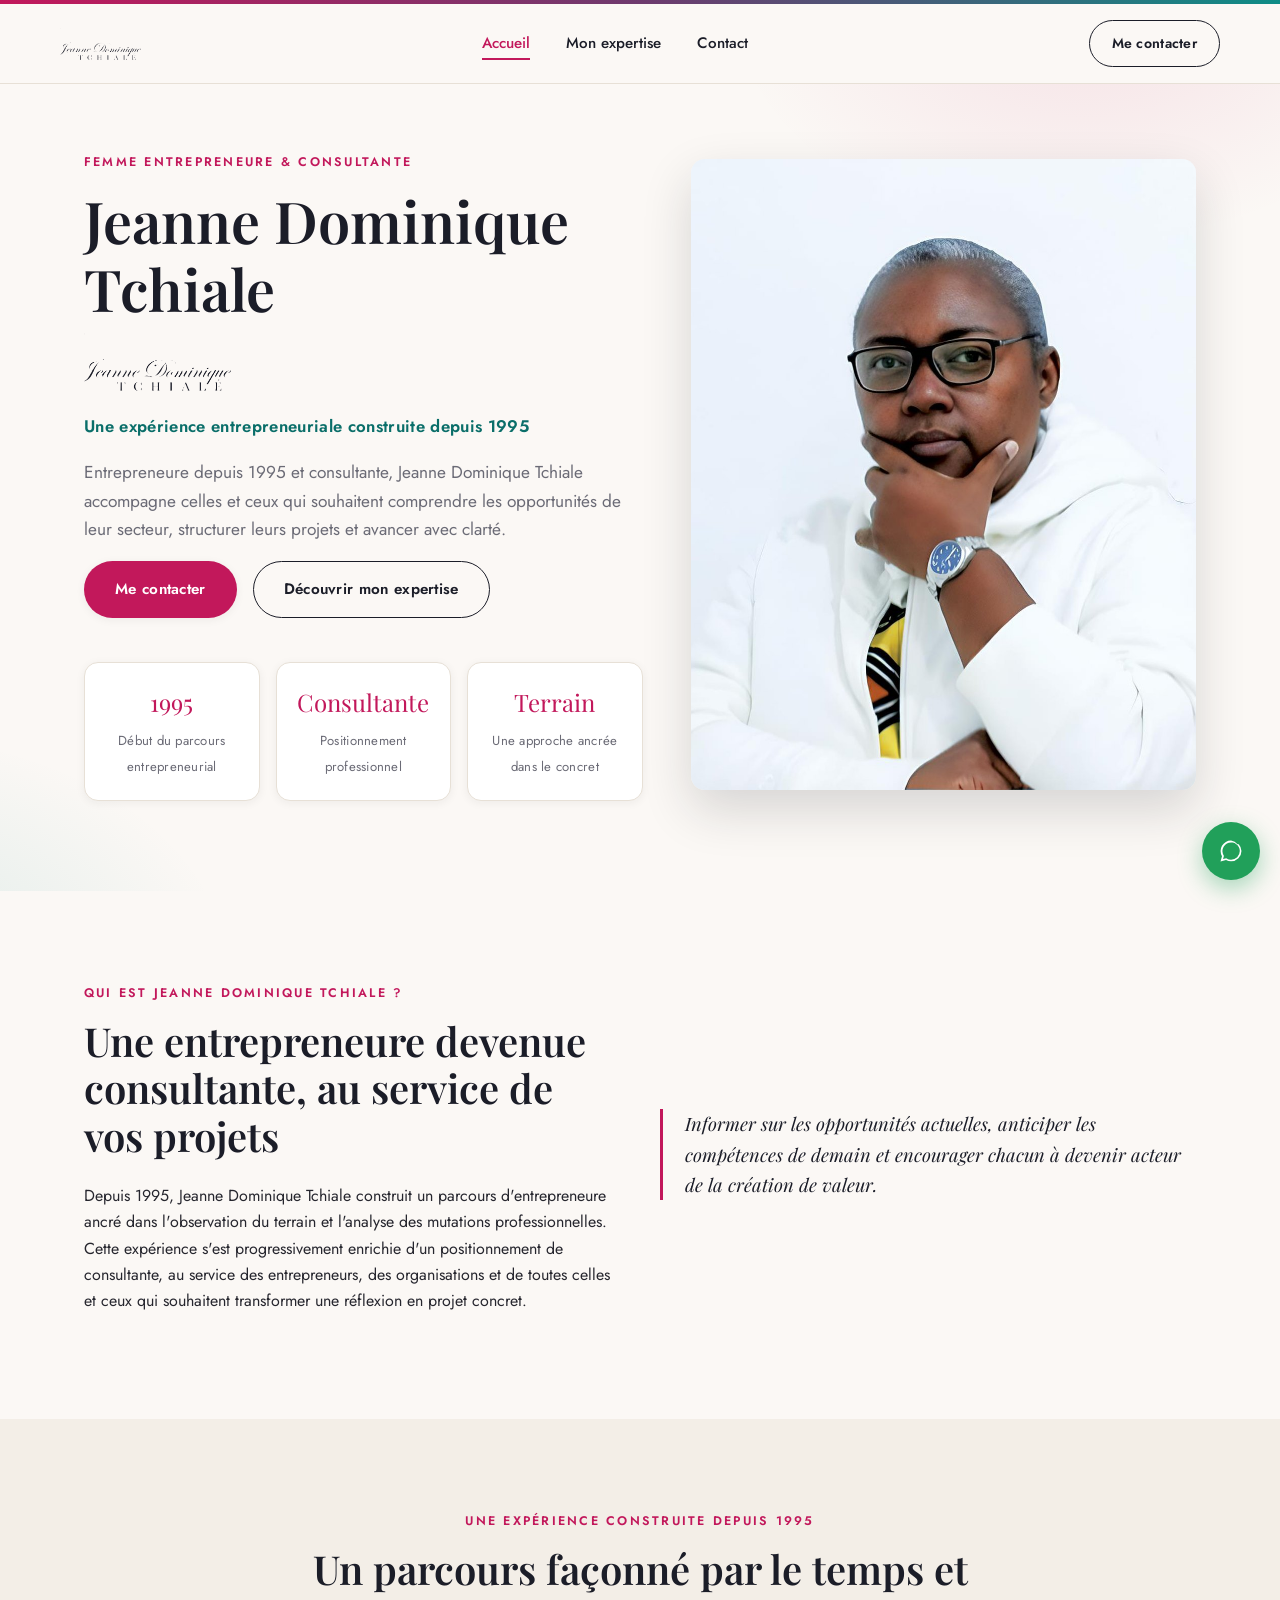
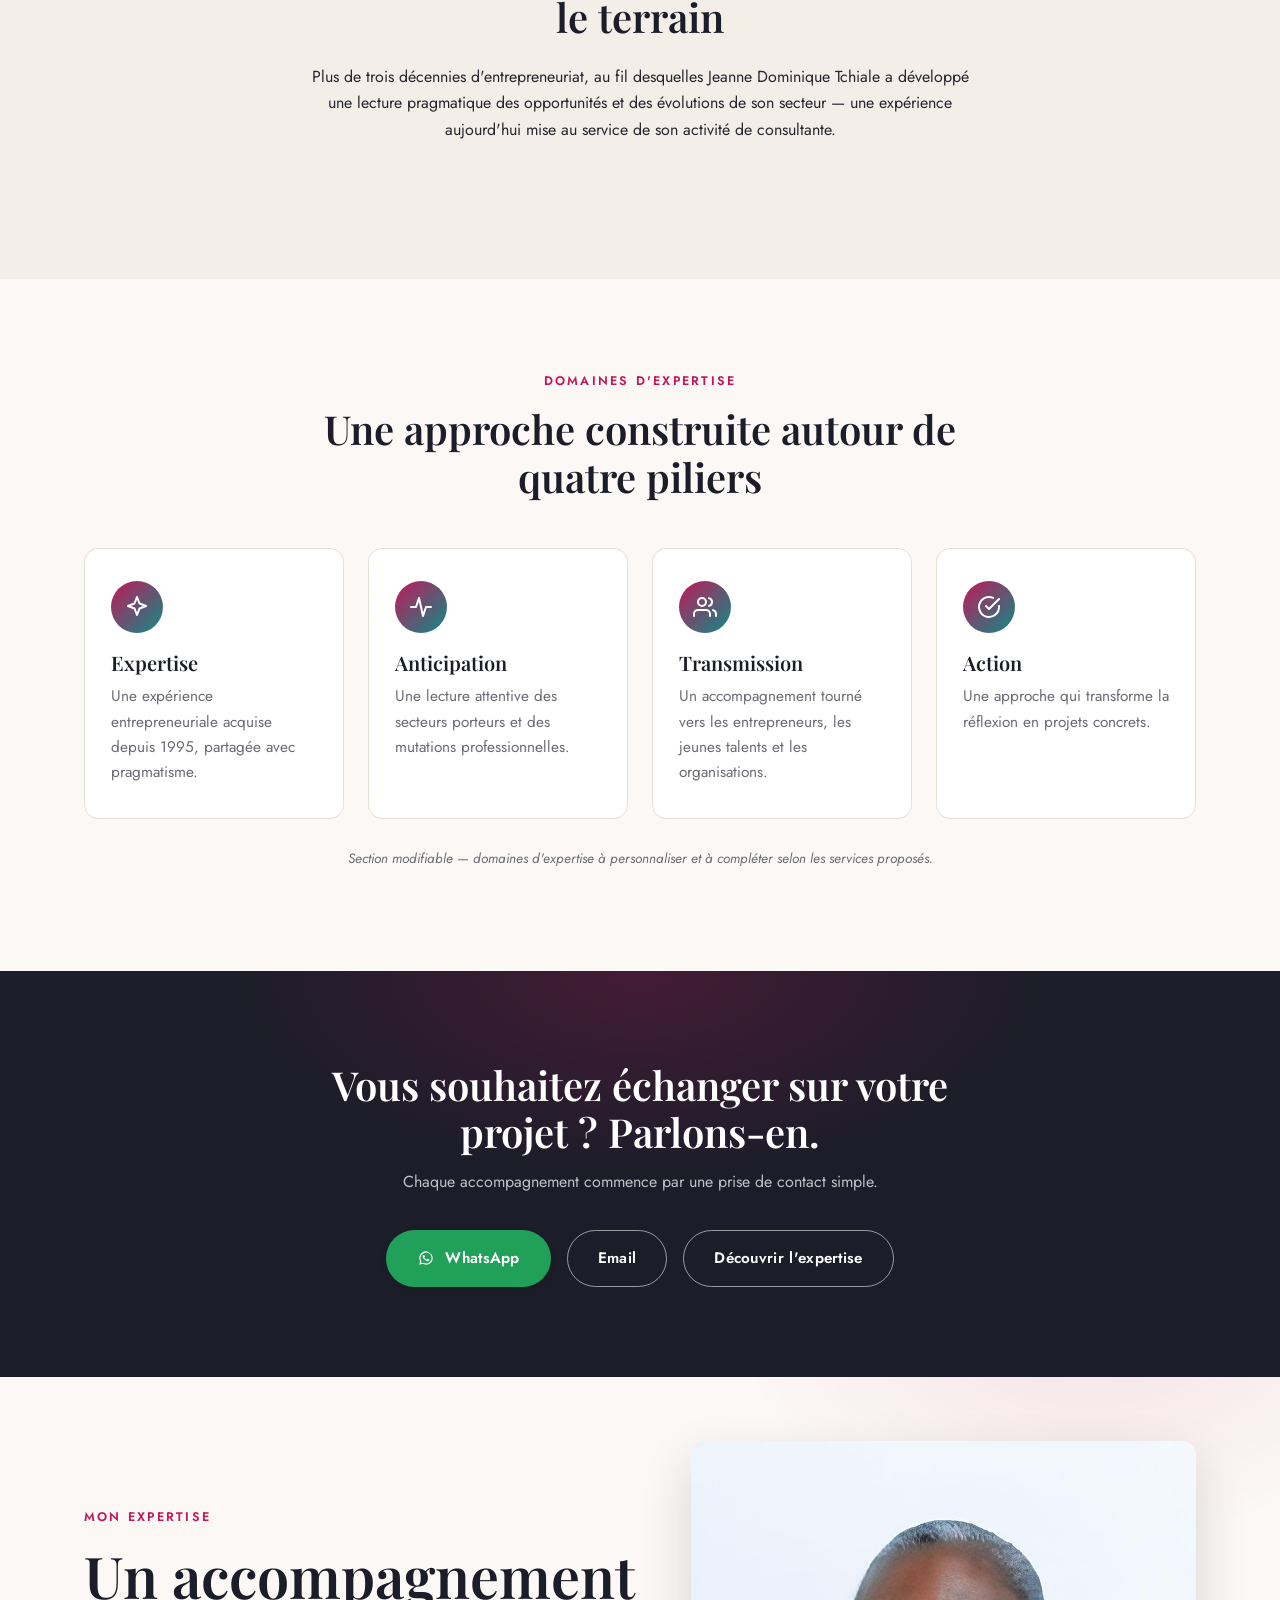
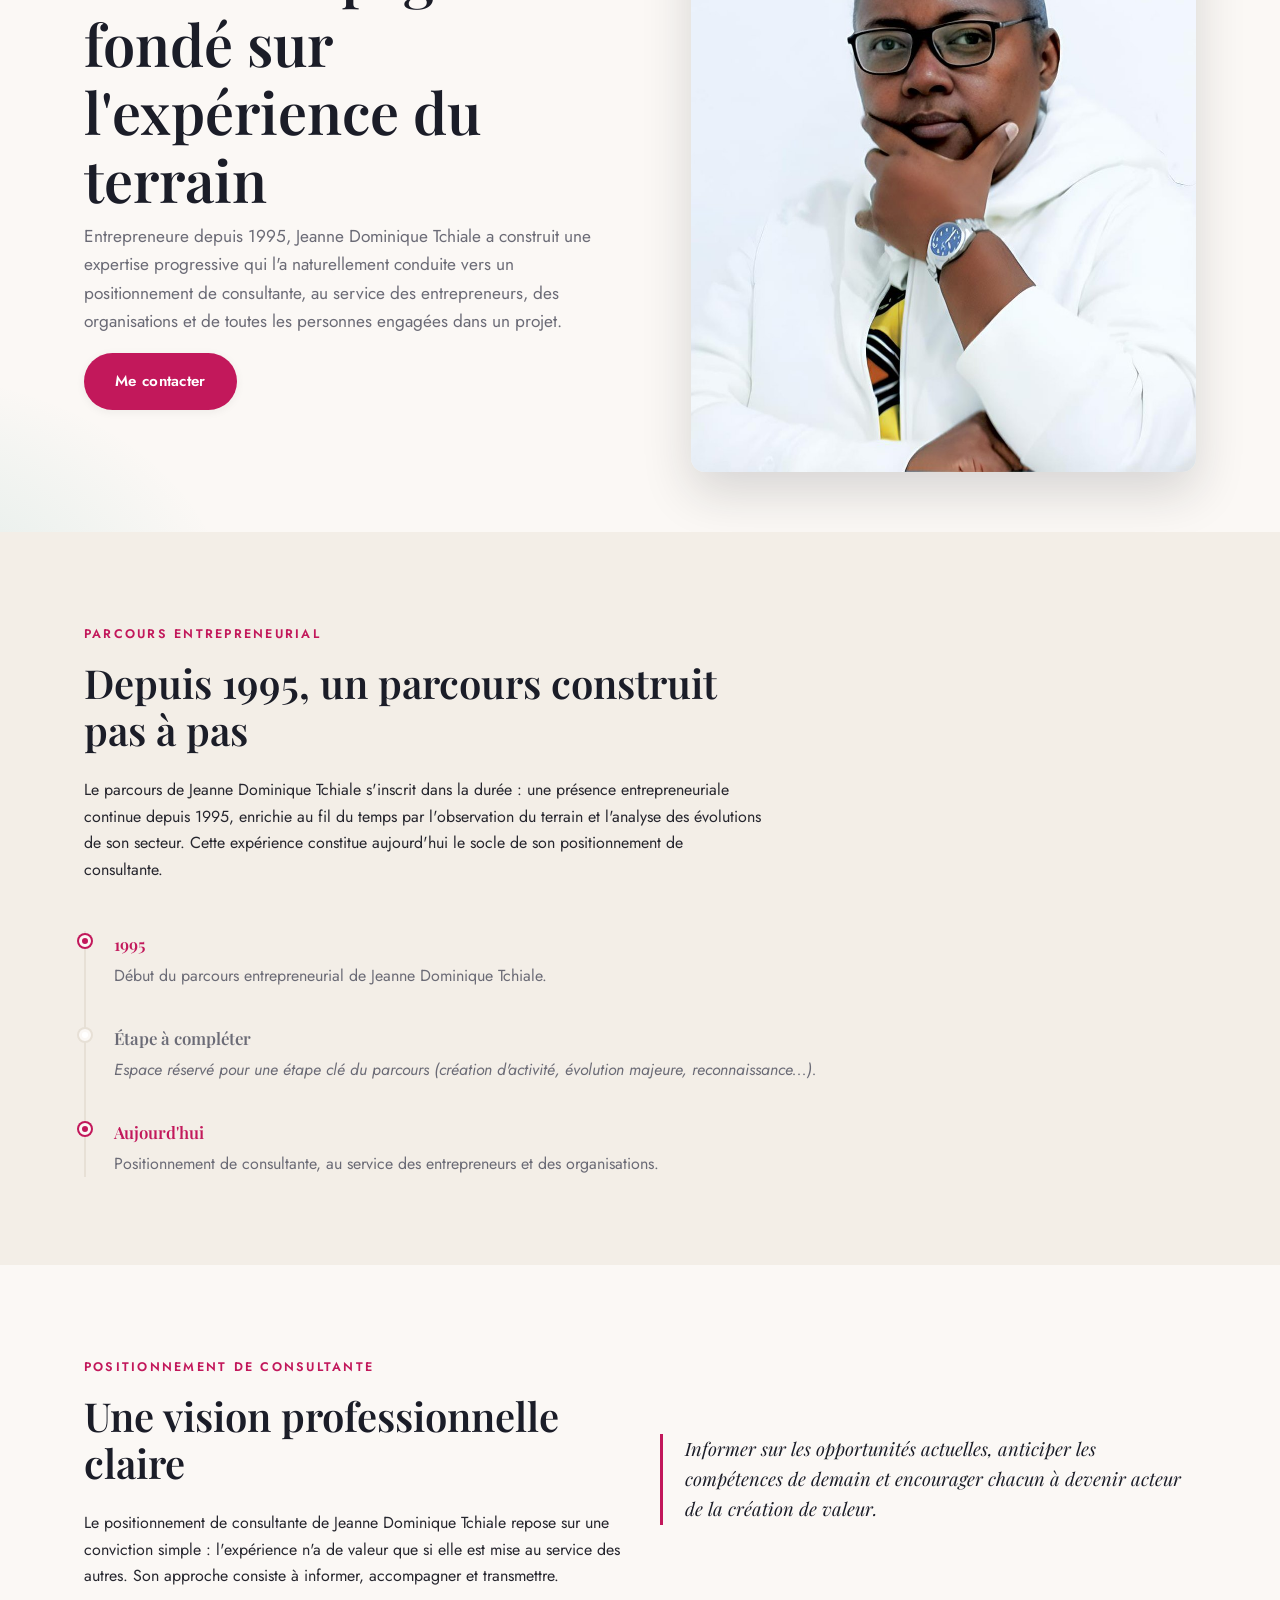
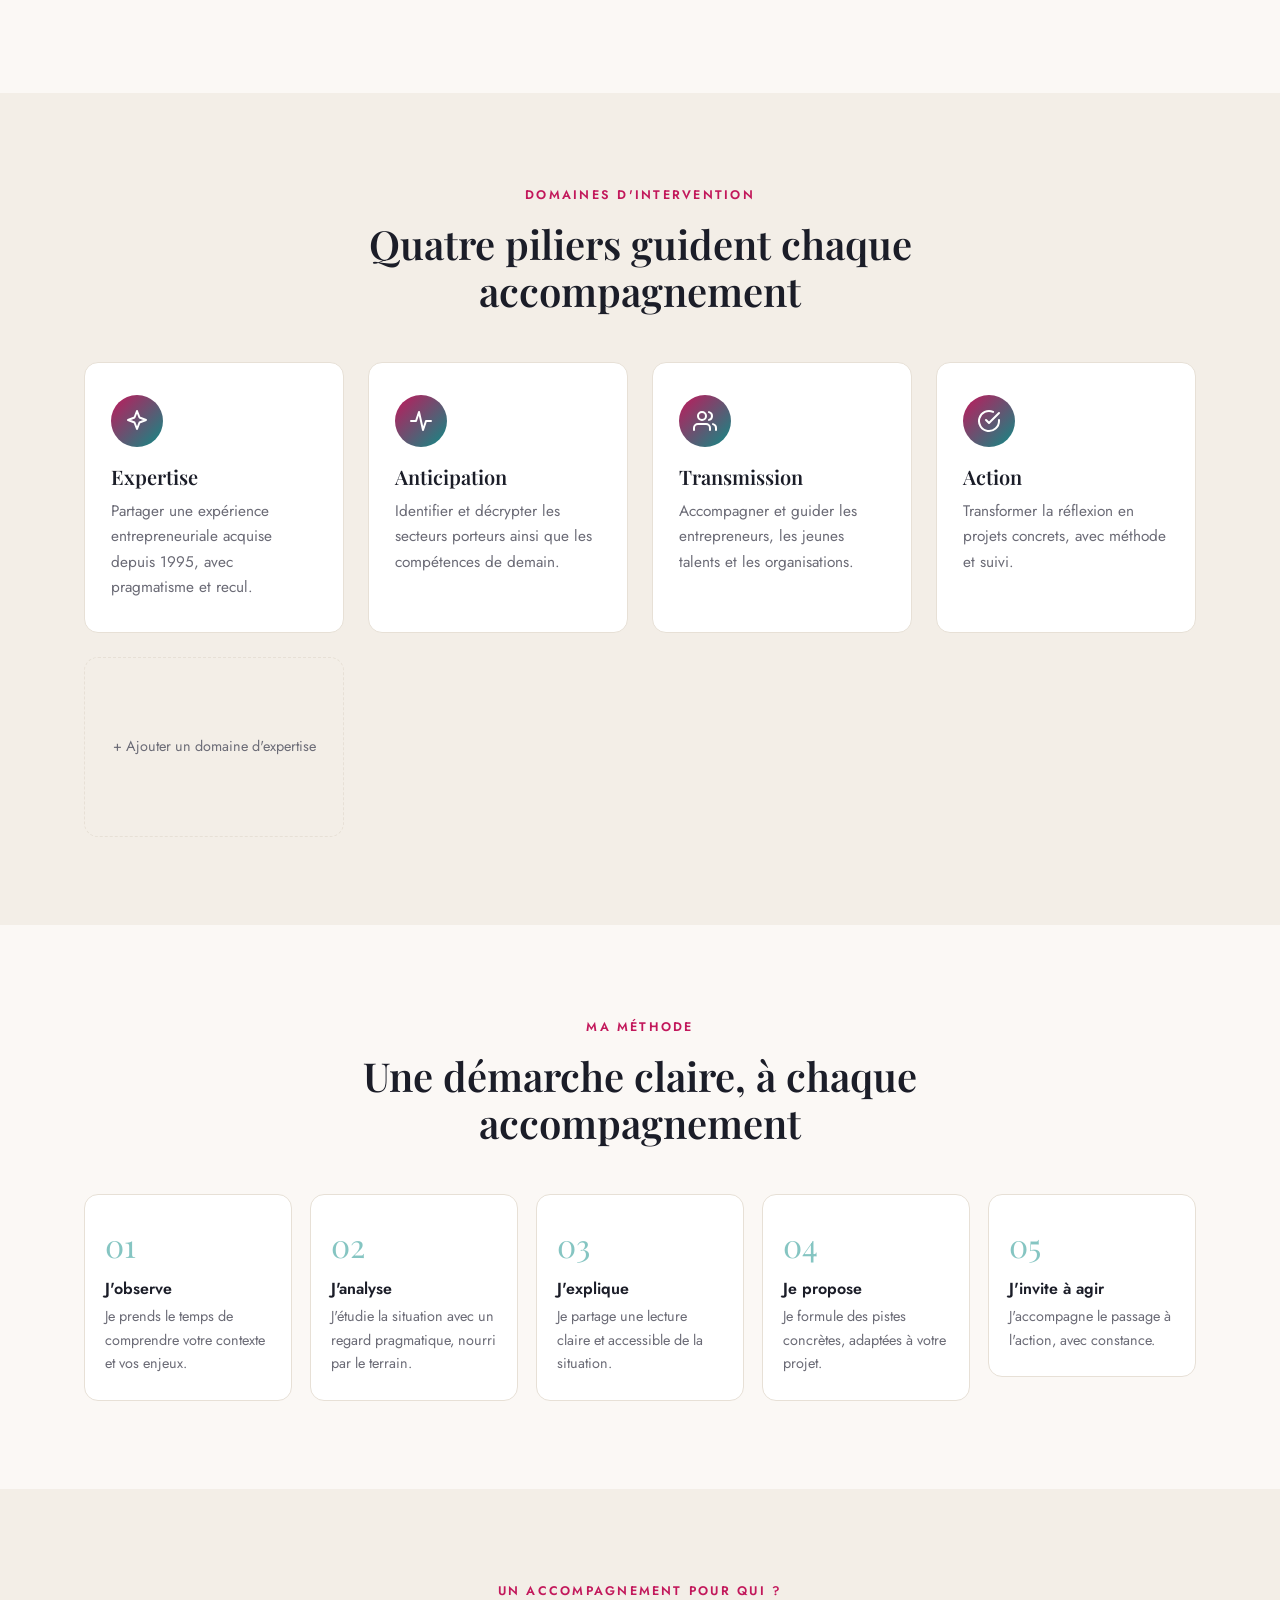
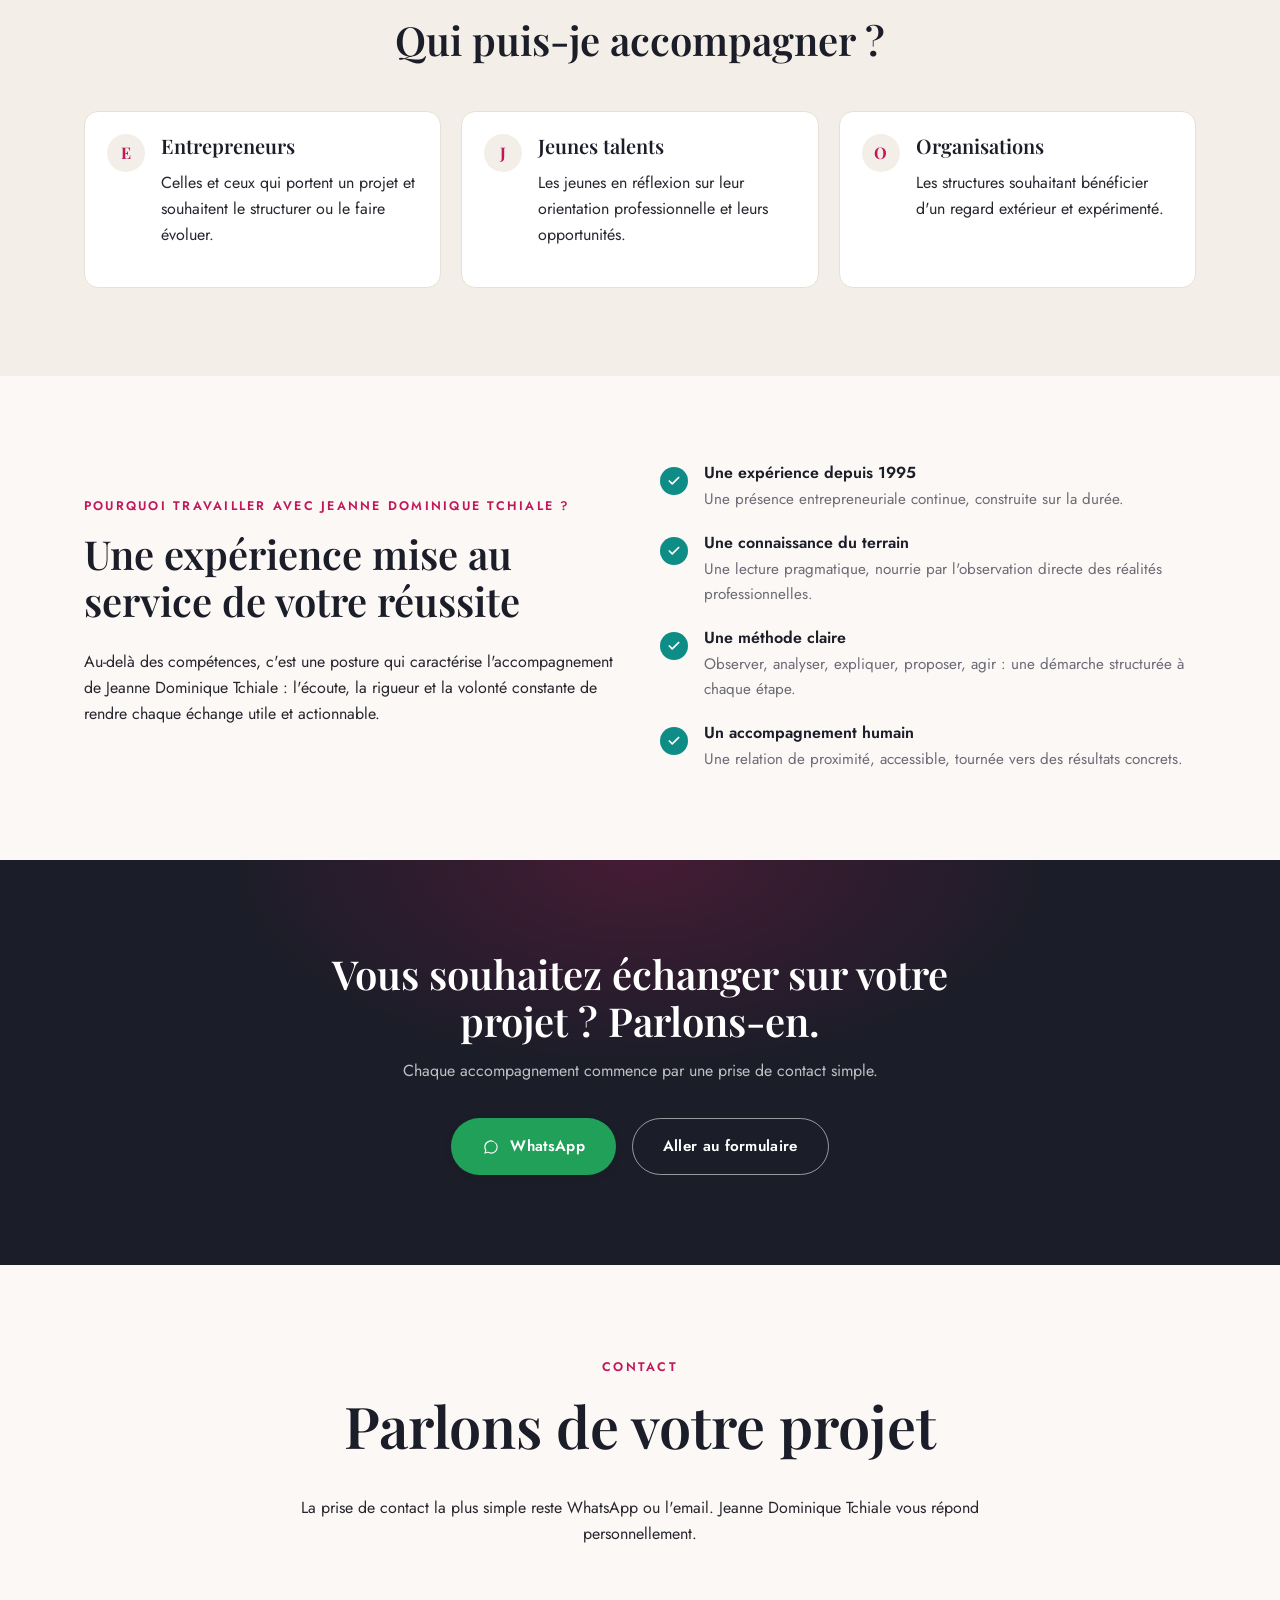
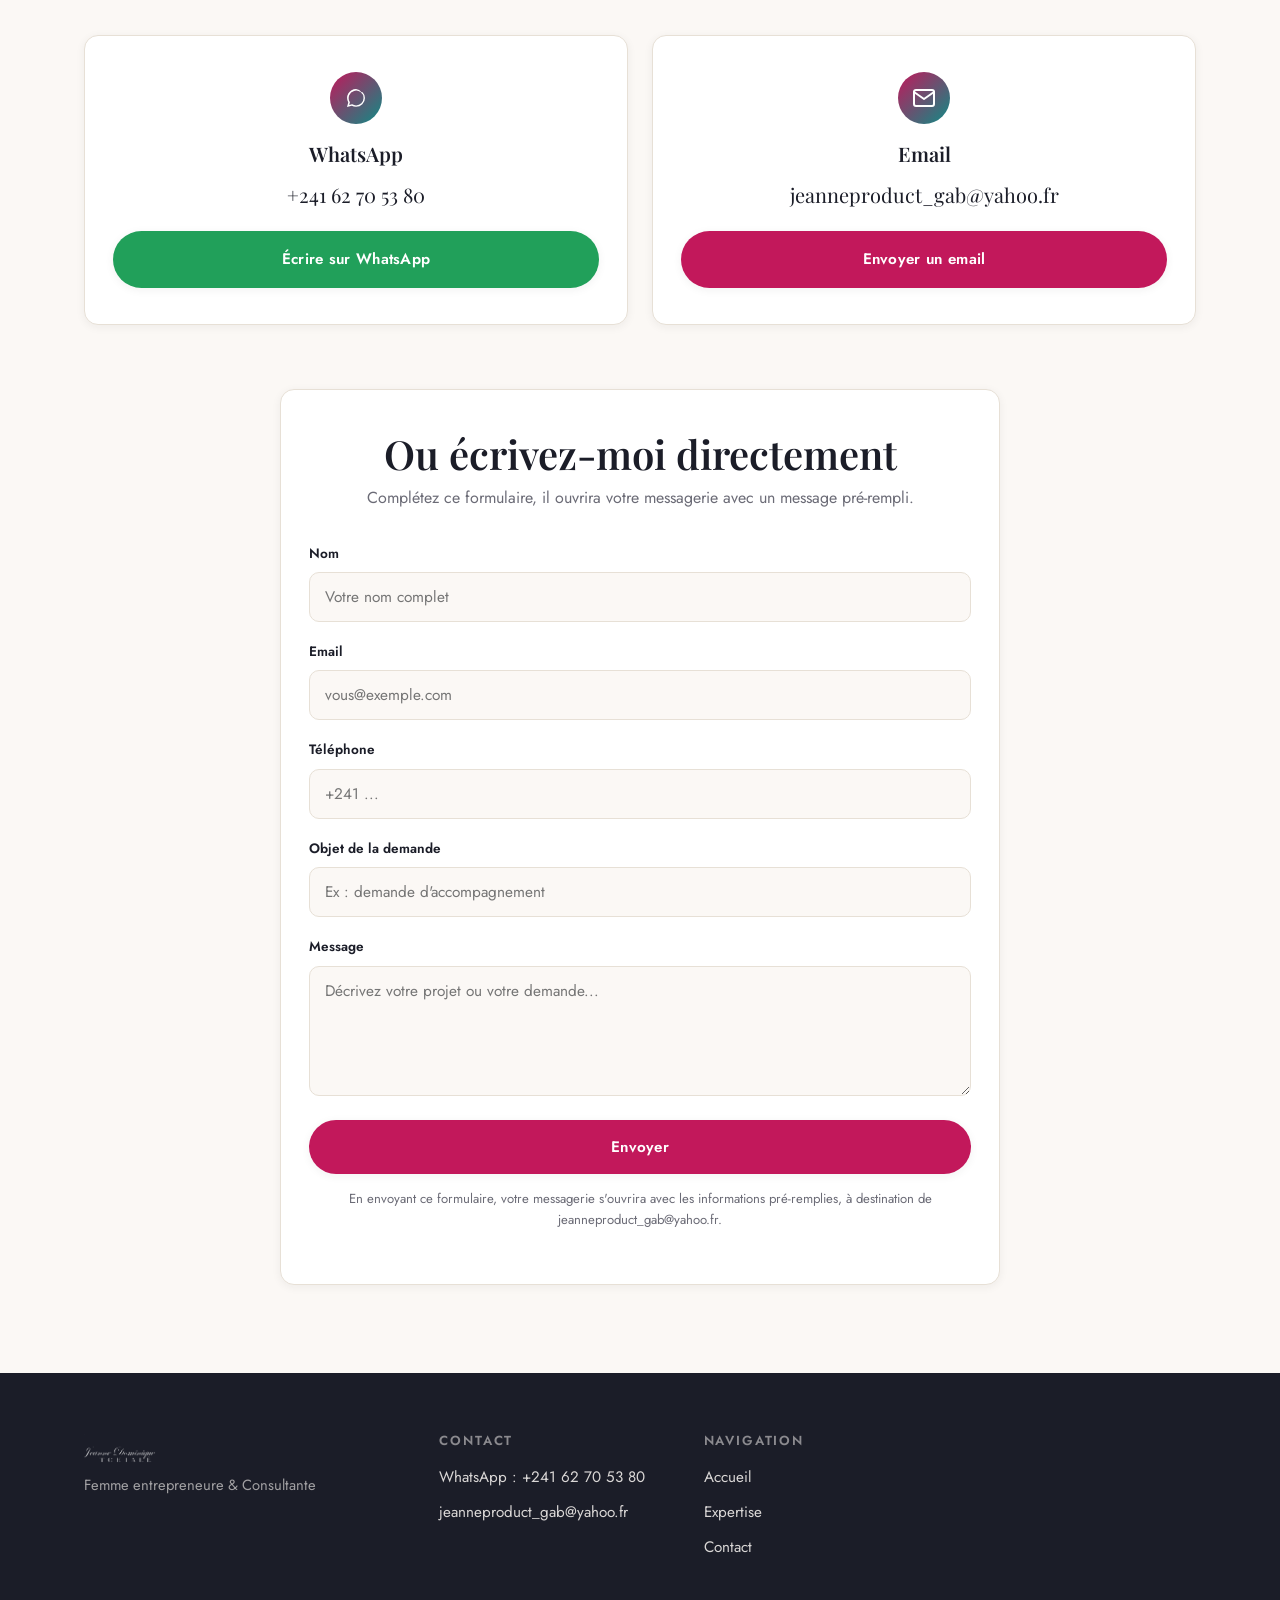
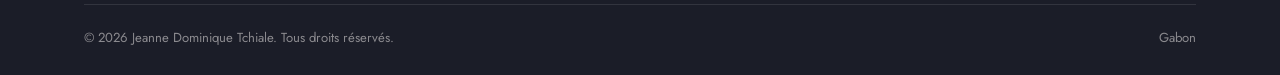
<file: jeanne-dominique-tchiale/jeanne-dominique-tchiale-site.html>
<!DOCTYPE html>
<html lang="fr">
<head>
<meta charset="UTF-8">
<meta name="viewport" content="width=device-width, initial-scale=1.0">
<title>Jeanne Dominique Tchiale — Femme entrepreneure &amp; Consultante depuis 1995</title>
<meta name="description" content="Jeanne Dominique Tchiale, femme entrepreneure depuis 1995 et consultante au Gabon. Parcours, expertise et prise de contact via WhatsApp ou email.">
<meta name="keywords" content="Jeanne Dominique Tchiale, entrepreneure, consultante, Gabon, Libreville">

<meta property="og:type" content="website">
<meta property="og:title" content="Jeanne Dominique Tchiale — Femme entrepreneure & Consultante">
<meta property="og:description" content="Une expérience entrepreneuriale construite depuis 1995, au service de votre projet.">
<meta property="og:locale" content="fr_FR">

<link rel="icon" type="image/svg+xml" href="data:image/svg+xml,%3Csvg xmlns='http://www.w3.org/2000/svg' viewBox='0 0 64 64'%3E%3Cdefs%3E%3ClinearGradient id='g' x1='0%25' y1='0%25' x2='100%25' y2='100%25'%3E%3Cstop offset='0%25' stop-color='%23C2185B'/%3E%3Cstop offset='100%25' stop-color='%230E8C86'/%3E%3C/linearGradient%3E%3C/defs%3E%3Crect width='64' height='64' rx='14' fill='%231B1D28'/%3E%3Crect width='64' height='4' fill='url(%23g)'/%3E%3Ctext x='32' y='42' font-family='Georgia,serif' font-size='26' font-weight='700' fill='%23FBF8F5' text-anchor='middle'%3EJDT%3C/text%3E%3C/svg%3E">

<link rel="preconnect" href="https://fonts.googleapis.com">
<link rel="preconnect" href="https://fonts.gstatic.com" crossorigin>
<link href="https://fonts.googleapis.com/css2?family=Playfair+Display:ital,wght@0,500;0,600;0,700;1,600&family=Jost:wght@400;500;600;700&family=Parisienne&display=swap" rel="stylesheet">

<script type="application/ld+json">
{
  "@context": "https://schema.org",
  "@type": "Person",
  "name": "Jeanne Dominique Tchiale",
  "jobTitle": "Femme entrepreneure & Consultante",
  "description": "Femme entrepreneure depuis 1995 et consultante, basée au Gabon.",
  "email": "mailto:jeanneproduct_gab@yahoo.fr",
  "address": { "@type": "PostalAddress", "addressCountry": "GA" }
}
</script>

<style>
/* =========================================================
   Jeanne Dominique Tchiale — Site vitrine (fichier unique)
   Palette officielle : Magenta / Turquoise / Noir Anthracite
   ========================================================= */

:root{
  --magenta: #C2185B;
  --magenta-dark: #93123F;
  --turquoise: #0E8C86;
  --turquoise-dark: #0A6E69;
  --anthracite: #1B1D28;
  --anthracite-soft: #2B2E3D;
  --cream: #FBF8F5;
  --sand: #F3EEE7;
  --text: #26262E;
  --text-light: #6B6B76;
  --border: #E7E0D6;
  --white: #FFFFFF;

  --font-serif: 'Playfair Display', Georgia, 'Times New Roman', serif;
  --font-sans: 'Jost', 'Segoe UI', system-ui, -apple-system, Arial, sans-serif;
  --font-script: 'Parisienne', 'Brush Script MT', cursive;

  --radius: 14px;
  --shadow-sm: 0 2px 10px rgba(27,29,40,0.06);
  --shadow-md: 0 10px 30px rgba(27,29,40,0.10);
  --shadow-lg: 0 20px 50px rgba(27,29,40,0.16);
  --gradient-brand: linear-gradient(90deg, var(--magenta) 0%, #6E3A6E 50%, var(--turquoise) 100%);
  --container: 1160px;
}

*, *::before, *::after{ box-sizing: border-box; }
html{ scroll-behavior: smooth; }

body{
  margin:0;
  font-family: var(--font-sans);
  color: var(--text);
  background: var(--cream);
  line-height: 1.65;
  -webkit-font-smoothing: antialiased;
  overflow-x: hidden;
}

img{ max-width:100%; display:block; }
a{ color:inherit; text-decoration:none; }
ul{ list-style:none; margin:0; padding:0; }
button{ font-family:inherit; cursor:pointer; }

h1,h2,h3,h4{
  font-family: var(--font-serif);
  color: var(--anthracite);
  line-height: 1.18;
  margin: 0 0 .6em;
  font-weight: 600;
}
h1{ font-size: clamp(2.1rem, 5.5vw, 3.6rem); }
h2{ font-size: clamp(1.6rem, 3.6vw, 2.5rem); }
h3{ font-size: 1.25rem; }
p{ margin: 0 0 1em; color: var(--text); }

.container{
  width: 100%;
  max-width: var(--container);
  margin: 0 auto;
  padding: 0 24px;
}

.eyebrow{
  display:inline-block;
  font-family: var(--font-sans);
  font-size: .78rem;
  letter-spacing: .18em;
  text-transform: uppercase;
  color: var(--magenta);
  font-weight: 600;
  margin-bottom: 14px;
}

.section{ padding: 88px 0; scroll-margin-top: 84px; }
.section--tight{ padding: 64px 0; }
.section--sand{ background: var(--sand); }

.section-head{ max-width: 680px; margin: 0 0 48px; }
.section-head.center{ margin-left:auto; margin-right:auto; text-align:center; }

/* ---------- Buttons ---------- */
.btn{
  display:inline-flex;
  align-items:center;
  gap:10px;
  padding: 15px 30px;
  border-radius: 999px;
  font-size: .95rem;
  font-weight: 600;
  letter-spacing:.02em;
  border: 1px solid transparent;
  transition: transform .25s ease, box-shadow .25s ease, background .25s ease, color .25s ease, border-color .25s ease;
  white-space: nowrap;
}
.btn:hover{ transform: translateY(-2px); }
.btn-primary{ background: var(--magenta); color: var(--white); box-shadow: var(--shadow-sm); }
.btn-primary:hover{ background: var(--magenta-dark); box-shadow: var(--shadow-md); }

.btn-outline{ background: transparent; color: var(--anthracite); border-color: var(--anthracite); }
.btn-outline:hover{ background: var(--anthracite); color: var(--white); }

.btn-outline-light{ background: transparent; color: var(--white); border-color: rgba(255,255,255,0.55); }
.btn-outline-light:hover{ background: var(--white); color: var(--anthracite); }

.btn-whatsapp{ background: #21A05A; color: var(--white); box-shadow: var(--shadow-sm); }
.btn-whatsapp:hover{ background:#1b8a4c; box-shadow: var(--shadow-md); }

.btn-block{ width:100%; justify-content:center; }
.btn svg{ width:18px; height:18px; flex-shrink:0; }
.btn-row{ display:flex; flex-wrap:wrap; gap: 16px; }

/* ---------- Header ---------- */
.top-bar{ height: 4px; background: var(--gradient-brand); }
.site-header{
  position: sticky;
  top:0;
  z-index: 100;
  background: rgba(251,248,245,0.97);
  border-bottom: 1px solid var(--border);
}
/* Pas de backdrop-filter/transform ici : ces propriétés créent un
   "containing block" pour les descendants en position fixed (dont
   le panneau .nav-links mobile), ce qui casserait son positionnement. */
.nav{ display:flex; align-items:center; justify-content: space-between; padding: 16px 0; }
.logo{
  font-family: var(--font-serif);
  font-style: italic;
  font-weight: 600;
  font-size: 1.25rem;
  letter-spacing: .01em;
  color: var(--anthracite);
}
.logo span{ color: var(--magenta); }
.logo-img{ height: 34px; width:auto; display:block; }
.footer-brand .logo-img{ height: 30px; }

.nav-links{ display:flex; align-items:center; gap: 36px; }
.nav-links a{ font-size: .95rem; font-weight: 500; color: var(--anthracite); position: relative; padding: 4px 0; }
.nav-links a::after{
  content:"";
  position:absolute;
  left:0; bottom:0;
  width:0%;
  height:2px;
  background: var(--magenta);
  transition: width .25s ease;
}
.nav-links a:hover::after,
.nav-links a.active::after{ width:100%; }
.nav-links a.active{ color: var(--magenta); }

.nav-cta{ display:flex; align-items:center; gap: 18px; }
.nav-cta .btn{ padding: 11px 22px; font-size:.88rem; }

.nav-toggle{ display:none; background:none; border:none; width: 40px; height: 40px; position: relative; z-index: 210; }
.nav-toggle span, .nav-toggle span::before, .nav-toggle span::after{
  content:"";
  display:block;
  width: 24px;
  height: 2px;
  background: var(--anthracite);
  position: absolute;
  left: 8px;
  transition: transform .25s ease, opacity .25s ease, top .25s ease;
}
.nav-toggle span{ top:19px; }
.nav-toggle span::before{ top:-8px; }
.nav-toggle span::after{ top:8px; }
.nav-toggle.is-open span{ background: transparent; }
.nav-toggle.is-open span::before{ top:0; transform: rotate(45deg); }
.nav-toggle.is-open span::after{ top:0; transform: rotate(-45deg); }

/* ---------- Hero ---------- */
.hero{ position: relative; padding: 64px 0 90px; overflow:hidden; scroll-margin-top: 84px; }
.hero::before{
  content:"";
  position:absolute;
  inset:0;
  background:
    radial-gradient(600px 400px at 85% -10%, rgba(194,24,91,0.10), transparent 60%),
    radial-gradient(600px 400px at -10% 110%, rgba(14,140,134,0.12), transparent 60%);
  pointer-events:none;
}
.hero-grid{ position: relative; display:grid; grid-template-columns: 1fr; gap: 48px; align-items:center; }
.hero-portrait{ order:-1; border-radius: var(--radius); overflow:hidden; box-shadow: var(--shadow-lg); position:relative; }
.hero-portrait svg{ width:100%; height:100%; display:block; aspect-ratio: 4/5; }
.hero-signature{ font-family: var(--font-script); font-size: 2rem; color: var(--magenta); margin: 4px 0 20px; }
.hero-signature-img{ height: 62px; width:auto; margin: 4px 0 20px; }
.hero-text h1{ margin-bottom: 8px; }
.hero-role{ font-family: var(--font-sans); font-size: 1.05rem; font-weight: 600; color: var(--turquoise-dark); letter-spacing:.02em; margin-bottom: 18px; }
.hero-lede{ font-size: 1.08rem; color: var(--text-light); max-width: 540px; }

.stat-row{ display:grid; grid-template-columns: repeat(3,1fr); gap: 16px; margin-top: 44px; }
.stat-card{ background: var(--white); border: 1px solid var(--border); border-radius: var(--radius); padding: 20px 16px; text-align:center; box-shadow: var(--shadow-sm); }
.stat-card .stat-num{ font-family: var(--font-serif); font-size: 1.5rem; color: var(--magenta); display:block; margin-bottom: 4px; }
.stat-card .stat-label{ font-size: .82rem; color: var(--text-light); letter-spacing:.02em; }

/* ---------- Intro split ---------- */
.split{ display:grid; grid-template-columns: 1fr; gap: 40px; align-items:center; }
.quote-block{
  border-left: 3px solid var(--magenta);
  padding-left: 22px;
  font-family: var(--font-serif);
  font-style: italic;
  font-size: 1.15rem;
  color: var(--anthracite);
}

/* ---------- Cards / expertise ---------- */
.card-grid{ display:grid; grid-template-columns: 1fr; gap: 24px; }
.card{
  background: var(--white);
  border: 1px solid var(--border);
  border-radius: var(--radius);
  padding: 32px 26px;
  transition: transform .3s ease, box-shadow .3s ease, border-color .3s ease;
}
.card:hover{ transform: translateY(-6px); box-shadow: var(--shadow-md); border-color: transparent; }
.card-icon{
  width: 52px; height:52px;
  border-radius: 50%;
  display:flex; align-items:center; justify-content:center;
  background: linear-gradient(135deg, var(--magenta), var(--turquoise));
  color:#fff;
  margin-bottom: 18px;
}
.card-icon svg{ width:24px; height:24px; }
.card h3{ margin-bottom: 10px; }
.card p{ color: var(--text-light); margin-bottom:0; font-size:.96rem; }

.card--placeholder{
  border-style: dashed;
  background: transparent;
  display:flex;
  align-items:center;
  justify-content:center;
  text-align:center;
  color: var(--text-light);
  font-size: .9rem;
  min-height: 180px;
}

/* ---------- Timeline ---------- */
.timeline{ position:relative; margin-top: 20px; padding-left: 28px; border-left: 2px solid var(--border); }
.timeline-item{ position:relative; padding-bottom: 36px; }
.timeline-item:last-child{ padding-bottom:0; }
.timeline-item::before{
  content:"";
  position:absolute;
  left:-35px; top:4px;
  width: 12px; height:12px;
  border-radius:50%;
  background: var(--magenta);
  border: 3px solid var(--cream);
  box-shadow: 0 0 0 2px var(--magenta);
}
.timeline-item.is-placeholder::before{ background: var(--white); box-shadow: 0 0 0 2px var(--border); }
.timeline-year{ font-family: var(--font-serif); color: var(--magenta); font-weight:600; font-size: 1.05rem; margin-bottom: 4px; }
.timeline-item.is-placeholder .timeline-year{ color: var(--text-light); }
.timeline-item p{ margin:0; color: var(--text-light); }
.timeline-item.is-placeholder p{ font-style: italic; }

/* ---------- Method steps ---------- */
.method-row{ display:grid; grid-template-columns: 1fr; gap: 18px; }
.method-step{ background: var(--white); border: 1px solid var(--border); border-radius: var(--radius); padding: 24px 20px; position:relative; }
.method-step .step-num{ font-family: var(--font-serif); font-size: 2rem; color: var(--turquoise); opacity:.5; display:block; margin-bottom: 8px; }
.method-step h4{ font-family: var(--font-sans); font-weight:600; font-size: 1rem; color: var(--anthracite); margin: 0 0 6px; }
.method-step p{ font-size:.9rem; color: var(--text-light); margin:0; }

/* ---------- Audience list ---------- */
.audience-grid{ display:grid; grid-template-columns: 1fr; gap: 20px; }
.audience-item{ display:flex; gap: 16px; align-items:flex-start; background: var(--white); border: 1px solid var(--border); border-radius: var(--radius); padding: 22px; }
.audience-item .dot{
  flex-shrink:0;
  width: 38px; height:38px;
  border-radius:50%;
  background: var(--sand);
  color: var(--magenta);
  display:flex; align-items:center; justify-content:center;
  font-family: var(--font-serif);
  font-weight:700;
}

/* ---------- Why work with ---------- */
.reasons{ display:grid; grid-template-columns: 1fr; gap: 22px; }
.reason{ display:flex; gap:16px; }
.reason .check{
  flex-shrink:0;
  width:28px;height:28px;
  border-radius:50%;
  background: var(--turquoise);
  color:#fff;
  display:flex;align-items:center;justify-content:center;
  margin-top:3px;
}
.reason .check svg{ width:14px;height:14px; }
.reason h4{ font-family: var(--font-sans); font-size:1rem; margin:0 0 4px; color:var(--anthracite); }
.reason p{ margin:0; color: var(--text-light); font-size:.95rem; }

/* ---------- CTA band ---------- */
.cta-band{
  text-align:center;
  padding: 90px 0;
  background: var(--anthracite);
  color: var(--white);
  position: relative;
  overflow:hidden;
}
.cta-band::before{
  content:"";
  position:absolute;
  inset:0;
  background: radial-gradient(700px 350px at 50% 0%, rgba(194,24,91,0.25), transparent 60%);
}
.cta-band .container{ position:relative; }
.cta-band h2{ color:#fff; max-width: 620px; margin: 0 auto 14px; }
.cta-band p{ color: rgba(255,255,255,0.72); max-width: 520px; margin: 0 auto 34px; }
.cta-band .btn-row{ justify-content:center; }

/* ---------- Contact ---------- */
.contact-cards{ display:grid; grid-template-columns: 1fr; gap: 24px; margin-bottom: 64px; }
.contact-card{ background: var(--white); border: 1px solid var(--border); border-radius: var(--radius); padding: 36px 28px; text-align:center; box-shadow: var(--shadow-sm); }
.contact-card .card-icon{ margin: 0 auto 18px; }
.contact-card .value{ font-family: var(--font-serif); font-size: 1.25rem; color: var(--anthracite); margin-bottom: 20px; word-break: break-word; }

.contact-form{ background: var(--white); border: 1px solid var(--border); border-radius: var(--radius); padding: 40px 28px; box-shadow: var(--shadow-sm); }
.form-grid{ display:grid; grid-template-columns: 1fr; gap: 18px; }
.field{ display:flex; flex-direction:column; gap:8px; }
.field label{ font-size:.85rem; font-weight:600; color: var(--anthracite); }
.field input, .field textarea{
  font-family: var(--font-sans);
  font-size: .96rem;
  padding: 13px 15px;
  border-radius: 10px;
  border: 1px solid var(--border);
  background: var(--cream);
  color: var(--text);
  transition: border-color .2s ease, box-shadow .2s ease;
}
.field input:focus, .field textarea:focus{ outline:none; border-color: var(--magenta); box-shadow: 0 0 0 3px rgba(194,24,91,0.12); }
.field textarea{ resize: vertical; min-height: 130px; }
.form-note{ font-size:.82rem; color: var(--text-light); margin-top:14px; text-align:center; }
.form-success{
  display:none;
  margin-top:18px;
  padding: 14px 16px;
  background: rgba(14,140,134,0.1);
  border: 1px solid var(--turquoise);
  border-radius: 10px;
  color: var(--turquoise-dark);
  font-size: .9rem;
}
.form-success.show{ display:block; }

/* ---------- Footer ---------- */
.site-footer{ background: var(--anthracite); color: rgba(251,248,245,0.75); padding: 60px 0 26px; }
.footer-grid{ display:grid; grid-template-columns: 1fr; gap: 36px; padding-bottom: 34px; border-bottom: 1px solid rgba(255,255,255,0.1); }
.footer-brand .logo{ color:#fff; }
.footer-brand p{ margin-top: 10px; color: rgba(251,248,245,0.6); font-size:.92rem; }
.footer-col h4{ font-family: var(--font-sans); font-size:.82rem; letter-spacing:.14em; text-transform:uppercase; color: rgba(251,248,245,0.5); margin: 0 0 16px; }
.footer-col a, .footer-col span{ display:block; color: rgba(251,248,245,0.85); font-size: .95rem; margin-bottom: 10px; }
.footer-col a:hover{ color: var(--turquoise); }
.footer-bottom{ padding-top: 22px; display:flex; flex-wrap:wrap; gap: 10px; justify-content:space-between; font-size: .82rem; color: rgba(251,248,245,0.5); }

/* ---------- Floating WhatsApp ---------- */
.float-whatsapp{
  position: fixed;
  right: 20px;
  bottom: 20px;
  z-index: 150;
  width: 58px; height: 58px;
  border-radius: 50%;
  background: #21A05A;
  color: #fff;
  display:flex;
  align-items:center;
  justify-content:center;
  box-shadow: 0 8px 24px rgba(33,160,90,0.4);
  transition: transform .25s ease;
}
.float-whatsapp:hover{ transform: scale(1.08); }
.float-whatsapp svg{ width:28px; height:28px; }

/* ---------- Reveal animation ---------- */
.reveal{ opacity:0; transform: translateY(24px); transition: opacity .7s ease, transform .7s ease; }
.reveal.is-visible{ opacity:1; transform:none; }

@media (prefers-reduced-motion: reduce){
  html{ scroll-behavior:auto; }
  .reveal{ opacity:1; transform:none; transition:none; }
}

/* ---------- Responsive ---------- */
@media (min-width: 620px){
  .stat-row{ grid-template-columns: repeat(3,1fr); }
  .card-grid{ grid-template-columns: repeat(2,1fr); }
  .contact-cards{ grid-template-columns: repeat(2,1fr); }
}
@media (min-width: 860px){
  .method-row{ grid-template-columns: repeat(5, 1fr); align-items: start; }
}
@media (min-width: 900px){
  .nav-links{ position:static; flex-direction:row; background:none; height:auto; padding:0; width:auto; }
  .nav-toggle{ display:none; }
  .hero-grid{ grid-template-columns: 1.05fr 0.95fr; }
  .hero-portrait{ order: 1; }
  .split{ grid-template-columns: 1fr 1fr; }
  .split.reverse{ direction: rtl; }
  .split.reverse > *{ direction: ltr; }
  .card-grid{ grid-template-columns: repeat(4,1fr); }
  .footer-grid{ grid-template-columns: 1.4fr 1fr 1fr 1fr; }
  .contact-cards{ grid-template-columns: repeat(2,1fr); }
  .audience-grid{ grid-template-columns: repeat(3,1fr); }
}
@media (max-width: 899px){
  .nav-links{
    position: fixed;
    inset: 0 0 0 30%;
    background: var(--anthracite);
    flex-direction: column;
    justify-content: center;
    align-items: flex-start;
    gap: 30px;
    padding: 40px;
    transform: translateX(100%);
    transition: transform .35s ease;
    z-index: 200;
  }
  .nav-links.is-open{ transform: translateX(0); }
  .nav-links a{ color: #fff; font-size: 1.15rem; }
  .nav-links a::after{ background: var(--magenta); }
  .nav-cta .btn-primary{ padding: 10px 18px; font-size:.82rem; }
  .nav-toggle{ display:block; }
  .nav-cta a.btn-outline{ display:none; }
}
@media (min-width: 620px) and (max-width: 899px){
  .card-grid{ grid-template-columns: repeat(2,1fr); }
}
</style>
</head>
<body>

<div class="top-bar"></div>

<header class="site-header">
  <div class="container nav">
    <a href="#accueil" class="logo"><img class="logo-img" src="[data-uri]" alt="Signature de Jeanne Dominique Tchiale"></a>

    <nav class="nav-links" id="navLinks">
      <a href="#accueil" data-nav="accueil">Accueil</a>
      <a href="#expertise" data-nav="expertise">Mon expertise</a>
      <a href="#contact" data-nav="contact">Contact</a>
    </nav>

    <div class="nav-cta">
      <a href="#contact" class="btn btn-outline">Me contacter</a>
      <button class="nav-toggle" id="navToggle" aria-label="Ouvrir le menu" aria-expanded="false" aria-controls="navLinks">
        <span></span>
      </button>
    </div>
  </div>
</header>

<main>

<!-- ============================================================ -->
<!-- ACCUEIL                                                       -->
<!-- ============================================================ -->
<div id="accueil">

  <section class="hero">
    <div class="container hero-grid">
      <div class="hero-text reveal is-visible">
        <span class="eyebrow">Femme entrepreneure &amp; Consultante</span>
        <h1>Jeanne Dominique Tchiale</h1>
        <img class="hero-signature-img" src="[data-uri]" alt="" aria-hidden="true">
        <p class="hero-role">Une expérience entrepreneuriale construite depuis 1995</p>
        <p class="hero-lede">
          Entrepreneure depuis 1995 et consultante, Jeanne Dominique Tchiale accompagne
          celles et ceux qui souhaitent comprendre les opportunités de leur secteur,
          structurer leurs projets et avancer avec clarté.
        </p>
        <div class="btn-row">
          <a href="#contact" class="btn btn-primary">Me contacter</a>
          <a href="#expertise" class="btn btn-outline">Découvrir mon expertise</a>
        </div>

        <div class="stat-row">
          <div class="stat-card">
            <span class="stat-num">1995</span>
            <span class="stat-label">Début du parcours entrepreneurial</span>
          </div>
          <div class="stat-card">
            <span class="stat-num">Consultante</span>
            <span class="stat-label">Positionnement professionnel</span>
          </div>
          <div class="stat-card">
            <span class="stat-num">Terrain</span>
            <span class="stat-label">Une approche ancrée dans le concret</span>
          </div>
        </div>
      </div>

      <div class="hero-portrait reveal">
        <img src="[data-uri]" alt="Portrait professionnel de Jeanne Dominique Tchiale, femme entrepreneure et consultante">
      </div>
    </div>
  </section>

  <section class="section">
    <div class="container split reveal">
      <div>
        <span class="eyebrow">Qui est Jeanne Dominique Tchiale ?</span>
        <h2>Une entrepreneure devenue consultante, au service de vos projets</h2>
        <p>
          Depuis 1995, Jeanne Dominique Tchiale construit un parcours d'entrepreneure ancré
          dans l'observation du terrain et l'analyse des mutations professionnelles. Cette
          expérience s'est progressivement enrichie d'un positionnement de consultante, au
          service des entrepreneurs, des organisations et de toutes celles et ceux qui
          souhaitent transformer une réflexion en projet concret.
        </p>
      </div>
      <div class="quote-block">
        Informer sur les opportunités actuelles, anticiper les compétences de demain et
        encourager chacun à devenir acteur de la création de valeur.
      </div>
    </div>
  </section>

  <section class="section section--sand">
    <div class="container">
      <div class="section-head center reveal">
        <span class="eyebrow">Une expérience construite depuis 1995</span>
        <h2>Un parcours façonné par le temps et le terrain</h2>
        <p>
          Plus de trois décennies d'entrepreneuriat, au fil desquelles Jeanne Dominique Tchiale
          a développé une lecture pragmatique des opportunités et des évolutions de son secteur —
          une expérience aujourd'hui mise au service de son activité de consultante.
        </p>
      </div>
    </div>
  </section>

  <section class="section">
    <div class="container">
      <div class="section-head center reveal">
        <span class="eyebrow">Domaines d'expertise</span>
        <h2>Une approche construite autour de quatre piliers</h2>
      </div>

      <div class="card-grid reveal">
        <div class="card">
          <div class="card-icon">
            <svg viewBox="0 0 24 24" fill="none" stroke="currentColor" stroke-width="2" stroke-linecap="round" stroke-linejoin="round"><path d="M12 2l2.5 6.5L21 11l-6.5 2.5L12 20l-2.5-6.5L3 11l6.5-2.5L12 2z"/></svg>
          </div>
          <h3>Expertise</h3>
          <p>Une expérience entrepreneuriale acquise depuis 1995, partagée avec pragmatisme.</p>
        </div>
        <div class="card">
          <div class="card-icon">
            <svg viewBox="0 0 24 24" fill="none" stroke="currentColor" stroke-width="2" stroke-linecap="round" stroke-linejoin="round"><path d="M2 12h5l3-9 4 18 3-9h5"/></svg>
          </div>
          <h3>Anticipation</h3>
          <p>Une lecture attentive des secteurs porteurs et des mutations professionnelles.</p>
        </div>
        <div class="card">
          <div class="card-icon">
            <svg viewBox="0 0 24 24" fill="none" stroke="currentColor" stroke-width="2" stroke-linecap="round" stroke-linejoin="round"><path d="M17 21v-2a4 4 0 0 0-4-4H5a4 4 0 0 0-4 4v2"/><circle cx="9" cy="7" r="4"/><path d="M23 21v-2a4 4 0 0 0-3-3.87"/><path d="M16 3.13a4 4 0 0 1 0 7.75"/></svg>
          </div>
          <h3>Transmission</h3>
          <p>Un accompagnement tourné vers les entrepreneurs, les jeunes talents et les organisations.</p>
        </div>
        <div class="card">
          <div class="card-icon">
            <svg viewBox="0 0 24 24" fill="none" stroke="currentColor" stroke-width="2" stroke-linecap="round" stroke-linejoin="round"><path d="M22 11.08V12a10 10 0 1 1-5.93-9.14"/><polyline points="22 4 12 14.01 9 11.01"/></svg>
          </div>
          <h3>Action</h3>
          <p>Une approche qui transforme la réflexion en projets concrets.</p>
        </div>
      </div>
      <p style="text-align:center;color:var(--text-light);font-size:.85rem;font-style:italic;margin-top:28px;">
        Section modifiable — domaines d'expertise à personnaliser et à compléter selon les services proposés.
      </p>
    </div>
  </section>

  <section class="cta-band reveal">
    <div class="container">
      <h2>Vous souhaitez échanger sur votre projet ? Parlons-en.</h2>
      <p>Chaque accompagnement commence par une prise de contact simple.</p>
      <div class="btn-row">
        <a href="https://wa.me/24162705380" target="_blank" rel="noopener" class="btn btn-whatsapp">
          <svg viewBox="0 0 24 24" fill="currentColor"><path d="M17.6 6.32A8.86 8.86 0 0 0 12.02 3a8.94 8.94 0 0 0-7.75 13.4L3 21l4.73-1.24a8.9 8.9 0 0 0 4.29 1.1h.01a8.94 8.94 0 0 0 8.93-8.93 8.86 8.86 0 0 0-2.36-5.61zM12.03 19.4a7.4 7.4 0 0 1-3.78-1.04l-.27-.16-2.8.74.75-2.73-.18-.28a7.44 7.44 0 1 1 13.8-3.93 7.45 7.45 0 0 1-7.52 7.4zm4.08-5.56c-.22-.11-1.31-.65-1.52-.72-.2-.08-.35-.11-.5.11-.15.22-.57.72-.7.87-.13.15-.26.16-.48.05-.22-.11-.94-.35-1.79-1.11-.66-.59-1.11-1.32-1.24-1.54-.13-.22-.01-.34.1-.45.1-.1.22-.26.33-.39.11-.13.15-.22.22-.37.07-.15.04-.28-.02-.39-.06-.11-.5-1.21-.69-1.66-.18-.43-.37-.37-.5-.38-.13-.01-.28-.01-.43-.01a.83.83 0 0 0-.6.28c-.2.22-.79.77-.79 1.87s.81 2.17.92 2.32c.11.15 1.6 2.44 3.87 3.42.54.23.96.37 1.29.48.54.17 1.03.15 1.42.09.43-.06 1.31-.53 1.5-1.05.18-.51.18-.95.13-1.05-.05-.1-.2-.16-.42-.27z"/></svg>
          WhatsApp
        </a>
        <a href="mailto:jeanneproduct_gab@yahoo.fr" class="btn btn-outline-light">Email</a>
        <a href="#expertise" class="btn btn-outline-light">Découvrir l'expertise</a>
      </div>
    </div>
  </section>

</div>

<!-- ============================================================ -->
<!-- EXPERTISE                                                     -->
<!-- ============================================================ -->
<div id="expertise">

  <section class="hero" style="padding-bottom:60px;">
    <div class="container hero-grid">
      <div class="hero-text reveal">
        <span class="eyebrow">Mon expertise</span>
        <h1>Un accompagnement fondé sur l'expérience du terrain</h1>
        <p class="hero-lede">
          Entrepreneure depuis 1995, Jeanne Dominique Tchiale a construit une expertise
          progressive qui l'a naturellement conduite vers un positionnement de consultante,
          au service des entrepreneurs, des organisations et de toutes les personnes
          engagées dans un projet.
        </p>
        <div class="btn-row">
          <a href="#contact" class="btn btn-primary">Me contacter</a>
        </div>
      </div>
      <div class="hero-portrait reveal">
        <img src="[data-uri]" alt="Jeanne Dominique Tchiale, femme entrepreneure et consultante, dans le cadre de son activité professionnelle">
      </div>
    </div>
  </section>

  <section class="section section--sand">
    <div class="container">
      <div class="section-head reveal">
        <span class="eyebrow">Parcours entrepreneurial</span>
        <h2>Depuis 1995, un parcours construit pas à pas</h2>
        <p>
          Le parcours de Jeanne Dominique Tchiale s'inscrit dans la durée : une présence
          entrepreneuriale continue depuis 1995, enrichie au fil du temps par l'observation
          du terrain et l'analyse des évolutions de son secteur. Cette expérience constitue
          aujourd'hui le socle de son positionnement de consultante.
        </p>
      </div>

      <div class="timeline reveal">
        <div class="timeline-item">
          <div class="timeline-year">1995</div>
          <p>Début du parcours entrepreneurial de Jeanne Dominique Tchiale.</p>
        </div>
        <div class="timeline-item is-placeholder">
          <div class="timeline-year">Étape à compléter</div>
          <p>Espace réservé pour une étape clé du parcours (création d'activité, évolution majeure, reconnaissance...).</p>
        </div>
        <div class="timeline-item">
          <div class="timeline-year">Aujourd'hui</div>
          <p>Positionnement de consultante, au service des entrepreneurs et des organisations.</p>
        </div>
      </div>
    </div>
  </section>

  <section class="section">
    <div class="container split reveal">
      <div>
        <span class="eyebrow">Positionnement de consultante</span>
        <h2>Une vision professionnelle claire</h2>
        <p>
          Le positionnement de consultante de Jeanne Dominique Tchiale repose sur une
          conviction simple : l'expérience n'a de valeur que si elle est mise au service
          des autres. Son approche consiste à informer, accompagner et transmettre.
        </p>
      </div>
      <div class="quote-block">
        Informer sur les opportunités actuelles, anticiper les compétences de demain et
        encourager chacun à devenir acteur de la création de valeur.
      </div>
    </div>
  </section>

  <section class="section section--sand">
    <div class="container">
      <div class="section-head center reveal">
        <span class="eyebrow">Domaines d'intervention</span>
        <h2>Quatre piliers guident chaque accompagnement</h2>
      </div>

      <div class="card-grid reveal">
        <div class="card">
          <div class="card-icon">
            <svg viewBox="0 0 24 24" fill="none" stroke="currentColor" stroke-width="2" stroke-linecap="round" stroke-linejoin="round"><path d="M12 2l2.5 6.5L21 11l-6.5 2.5L12 20l-2.5-6.5L3 11l6.5-2.5L12 2z"/></svg>
          </div>
          <h3>Expertise</h3>
          <p>Partager une expérience entrepreneuriale acquise depuis 1995, avec pragmatisme et recul.</p>
        </div>
        <div class="card">
          <div class="card-icon">
            <svg viewBox="0 0 24 24" fill="none" stroke="currentColor" stroke-width="2" stroke-linecap="round" stroke-linejoin="round"><path d="M2 12h5l3-9 4 18 3-9h5"/></svg>
          </div>
          <h3>Anticipation</h3>
          <p>Identifier et décrypter les secteurs porteurs ainsi que les compétences de demain.</p>
        </div>
        <div class="card">
          <div class="card-icon">
            <svg viewBox="0 0 24 24" fill="none" stroke="currentColor" stroke-width="2" stroke-linecap="round" stroke-linejoin="round"><path d="M17 21v-2a4 4 0 0 0-4-4H5a4 4 0 0 0-4 4v2"/><circle cx="9" cy="7" r="4"/><path d="M23 21v-2a4 4 0 0 0-3-3.87"/><path d="M16 3.13a4 4 0 0 1 0 7.75"/></svg>
          </div>
          <h3>Transmission</h3>
          <p>Accompagner et guider les entrepreneurs, les jeunes talents et les organisations.</p>
        </div>
        <div class="card">
          <div class="card-icon">
            <svg viewBox="0 0 24 24" fill="none" stroke="currentColor" stroke-width="2" stroke-linecap="round" stroke-linejoin="round"><path d="M22 11.08V12a10 10 0 1 1-5.93-9.14"/><polyline points="22 4 12 14.01 9 11.01"/></svg>
          </div>
          <h3>Action</h3>
          <p>Transformer la réflexion en projets concrets, avec méthode et suivi.</p>
        </div>
        <div class="card card--placeholder">
          + Ajouter un domaine d'expertise
        </div>
      </div>
    </div>
  </section>

  <section class="section">
    <div class="container">
      <div class="section-head center reveal">
        <span class="eyebrow">Ma méthode</span>
        <h2>Une démarche claire, à chaque accompagnement</h2>
      </div>

      <div class="method-row reveal">
        <div class="method-step">
          <span class="step-num">01</span>
          <h4>J'observe</h4>
          <p>Je prends le temps de comprendre votre contexte et vos enjeux.</p>
        </div>
        <div class="method-step">
          <span class="step-num">02</span>
          <h4>J'analyse</h4>
          <p>J'étudie la situation avec un regard pragmatique, nourri par le terrain.</p>
        </div>
        <div class="method-step">
          <span class="step-num">03</span>
          <h4>J'explique</h4>
          <p>Je partage une lecture claire et accessible de la situation.</p>
        </div>
        <div class="method-step">
          <span class="step-num">04</span>
          <h4>Je propose</h4>
          <p>Je formule des pistes concrètes, adaptées à votre projet.</p>
        </div>
        <div class="method-step">
          <span class="step-num">05</span>
          <h4>J'invite à agir</h4>
          <p>J'accompagne le passage à l'action, avec constance.</p>
        </div>
      </div>
    </div>
  </section>

  <section class="section section--sand">
    <div class="container">
      <div class="section-head center reveal">
        <span class="eyebrow">Un accompagnement pour qui ?</span>
        <h2>Qui puis-je accompagner ?</h2>
      </div>

      <div class="audience-grid reveal">
        <div class="audience-item">
          <span class="dot">E</span>
          <div>
            <h3>Entrepreneurs</h3>
            <p>Celles et ceux qui portent un projet et souhaitent le structurer ou le faire évoluer.</p>
          </div>
        </div>
        <div class="audience-item">
          <span class="dot">J</span>
          <div>
            <h3>Jeunes talents</h3>
            <p>Les jeunes en réflexion sur leur orientation professionnelle et leurs opportunités.</p>
          </div>
        </div>
        <div class="audience-item">
          <span class="dot">O</span>
          <div>
            <h3>Organisations</h3>
            <p>Les structures souhaitant bénéficier d'un regard extérieur et expérimenté.</p>
          </div>
        </div>
      </div>
    </div>
  </section>

  <section class="section">
    <div class="container split reverse reveal">
      <div>
        <div class="reasons">
          <div class="reason">
            <span class="check">
              <svg viewBox="0 0 24 24" fill="none" stroke="currentColor" stroke-width="3" stroke-linecap="round" stroke-linejoin="round"><polyline points="20 6 9 17 4 12"/></svg>
            </span>
            <div>
              <h4>Une expérience depuis 1995</h4>
              <p>Une présence entrepreneuriale continue, construite sur la durée.</p>
            </div>
          </div>
          <div class="reason">
            <span class="check">
              <svg viewBox="0 0 24 24" fill="none" stroke="currentColor" stroke-width="3" stroke-linecap="round" stroke-linejoin="round"><polyline points="20 6 9 17 4 12"/></svg>
            </span>
            <div>
              <h4>Une connaissance du terrain</h4>
              <p>Une lecture pragmatique, nourrie par l'observation directe des réalités professionnelles.</p>
            </div>
          </div>
          <div class="reason">
            <span class="check">
              <svg viewBox="0 0 24 24" fill="none" stroke="currentColor" stroke-width="3" stroke-linecap="round" stroke-linejoin="round"><polyline points="20 6 9 17 4 12"/></svg>
            </span>
            <div>
              <h4>Une méthode claire</h4>
              <p>Observer, analyser, expliquer, proposer, agir : une démarche structurée à chaque étape.</p>
            </div>
          </div>
          <div class="reason">
            <span class="check">
              <svg viewBox="0 0 24 24" fill="none" stroke="currentColor" stroke-width="3" stroke-linecap="round" stroke-linejoin="round"><polyline points="20 6 9 17 4 12"/></svg>
            </span>
            <div>
              <h4>Un accompagnement humain</h4>
              <p>Une relation de proximité, accessible, tournée vers des résultats concrets.</p>
            </div>
          </div>
        </div>
      </div>
      <div>
        <span class="eyebrow">Pourquoi travailler avec Jeanne Dominique Tchiale ?</span>
        <h2>Une expérience mise au service de votre réussite</h2>
        <p>
          Au-delà des compétences, c'est une posture qui caractérise l'accompagnement de
          Jeanne Dominique Tchiale : l'écoute, la rigueur et la volonté constante de rendre
          chaque échange utile et actionnable.
        </p>
      </div>
    </div>
  </section>

  <section class="cta-band reveal">
    <div class="container">
      <h2>Vous souhaitez échanger sur votre projet ? Parlons-en.</h2>
      <p>Chaque accompagnement commence par une prise de contact simple.</p>
      <div class="btn-row">
        <a href="https://wa.me/24162705380" target="_blank" rel="noopener" class="btn btn-whatsapp">
          <svg viewBox="0 0 24 24" fill="currentColor"><path d="M17.6 6.32A8.86 8.86 0 0 0 12.02 3a8.94 8.94 0 0 0-7.75 13.4L3 21l4.73-1.24a8.9 8.9 0 0 0 4.29 1.1h.01a8.94 8.94 0 0 0 8.93-8.93 8.86 8.86 0 0 0-2.36-5.61zM12.03 19.4a7.4 7.4 0 0 1-3.78-1.04l-.27-.16-2.8.74.75-2.73-.18-.28a7.44 7.44 0 1 1 13.8-3.93 7.45 7.45 0 0 1-7.52 7.4z"/></svg>
          WhatsApp
        </a>
        <a href="#contact" class="btn btn-outline-light">Aller au formulaire</a>
      </div>
    </div>
  </section>

</div>

<!-- ============================================================ -->
<!-- CONTACT                                                       -->
<!-- ============================================================ -->
<div id="contact">

  <section class="section" style="padding-bottom:20px;">
    <div class="container">
      <div class="section-head center reveal" style="max-width:680px;">
        <span class="eyebrow">Contact</span>
        <h1>Parlons de votre projet</h1>
        <p>
          La prise de contact la plus simple reste WhatsApp ou l'email. Jeanne Dominique
          Tchiale vous répond personnellement.
        </p>
      </div>
    </div>
  </section>

  <section class="section" style="padding-top:20px;">
    <div class="container">
      <div class="contact-cards reveal">
        <div class="contact-card">
          <div class="card-icon" style="margin:0 auto 18px;">
            <svg viewBox="0 0 24 24" fill="currentColor"><path d="M17.6 6.32A8.86 8.86 0 0 0 12.02 3a8.94 8.94 0 0 0-7.75 13.4L3 21l4.73-1.24a8.9 8.9 0 0 0 4.29 1.1h.01a8.94 8.94 0 0 0 8.93-8.93 8.86 8.86 0 0 0-2.36-5.61zM12.03 19.4a7.4 7.4 0 0 1-3.78-1.04l-.27-.16-2.8.74.75-2.73-.18-.28a7.44 7.44 0 1 1 13.8-3.93 7.45 7.45 0 0 1-7.52 7.4z"/></svg>
          </div>
          <h3>WhatsApp</h3>
          <p class="value">+241 62 70 53 80</p>
          <a href="https://wa.me/24162705380" target="_blank" rel="noopener" class="btn btn-whatsapp btn-block">Écrire sur WhatsApp</a>
        </div>

        <div class="contact-card">
          <div class="card-icon" style="margin:0 auto 18px;">
            <svg viewBox="0 0 24 24" fill="none" stroke="currentColor" stroke-width="2" stroke-linecap="round" stroke-linejoin="round"><path d="M22 6l-10 7L2 6"/><rect x="2" y="4" width="20" height="16" rx="2"/></svg>
          </div>
          <h3>Email</h3>
          <p class="value">jeanneproduct_gab@yahoo.fr</p>
          <a href="mailto:jeanneproduct_gab@yahoo.fr" class="btn btn-primary btn-block">Envoyer un email</a>
        </div>
      </div>

      <div class="contact-form reveal" style="max-width:720px;margin:0 auto;">
        <h2 style="text-align:center;margin-bottom:8px;">Ou écrivez-moi directement</h2>
        <p style="text-align:center;color:var(--text-light);margin-bottom:30px;">
          Complétez ce formulaire, il ouvrira votre messagerie avec un message pré-rempli.
        </p>

        <form id="contact-form" novalidate>
          <div class="form-grid">
            <div class="field">
              <label for="name">Nom</label>
              <input type="text" id="name" name="name" required placeholder="Votre nom complet">
            </div>
            <div class="field">
              <label for="email">Email</label>
              <input type="email" id="email" name="email" required placeholder="vous@exemple.com">
            </div>
            <div class="field">
              <label for="phone">Téléphone</label>
              <input type="tel" id="phone" name="phone" placeholder="+241 ...">
            </div>
            <div class="field">
              <label for="subject">Objet de la demande</label>
              <input type="text" id="subject" name="subject" placeholder="Ex : demande d'accompagnement">
            </div>
            <div class="field">
              <label for="message">Message</label>
              <textarea id="message" name="message" required placeholder="Décrivez votre projet ou votre demande..."></textarea>
            </div>
          </div>
          <div style="margin-top:24px;">
            <button type="submit" class="btn btn-primary btn-block">Envoyer</button>
          </div>
          <p class="form-note">
            En envoyant ce formulaire, votre messagerie s'ouvrira avec les informations pré-remplies,
            à destination de jeanneproduct_gab@yahoo.fr.
          </p>
          <div class="form-success">Votre messagerie va s'ouvrir avec votre message pré-rempli. Merci de le vérifier avant de l'envoyer.</div>
        </form>
      </div>
    </div>
  </section>

</div>

</main>

<footer class="site-footer">
  <div class="container">
    <div class="footer-grid">
      <div class="footer-brand">
        <a href="#accueil" class="logo"><img class="logo-img" src="[data-uri]" alt="Signature de Jeanne Dominique Tchiale"></a>
        <p>Femme entrepreneure &amp; Consultante</p>
      </div>
      <div class="footer-col">
        <h4>Contact</h4>
        <a href="https://wa.me/24162705380" target="_blank" rel="noopener">WhatsApp : +241 62 70 53 80</a>
        <a href="mailto:jeanneproduct_gab@yahoo.fr">jeanneproduct_gab@yahoo.fr</a>
      </div>
      <div class="footer-col">
        <h4>Navigation</h4>
        <a href="#accueil">Accueil</a>
        <a href="#expertise">Expertise</a>
        <a href="#contact">Contact</a>
      </div>
    </div>
    <div class="footer-bottom">
      <span>&copy; <span data-year></span> Jeanne Dominique Tchiale. Tous droits réservés.</span>
      <span>Gabon</span>
    </div>
  </div>
</footer>

<a href="https://wa.me/24162705380" target="_blank" rel="noopener" class="float-whatsapp" aria-label="Écrire sur WhatsApp">
  <svg viewBox="0 0 24 24" fill="currentColor"><path d="M17.6 6.32A8.86 8.86 0 0 0 12.02 3a8.94 8.94 0 0 0-7.75 13.4L3 21l4.73-1.24a8.9 8.9 0 0 0 4.29 1.1h.01a8.94 8.94 0 0 0 8.93-8.93 8.86 8.86 0 0 0-2.36-5.61zM12.03 19.4a7.4 7.4 0 0 1-3.78-1.04l-.27-.16-2.8.74.75-2.73-.18-.28a7.44 7.44 0 1 1 13.8-3.93 7.45 7.45 0 0 1-7.52 7.4z"/></svg>
</a>

<script>
(function () {
  "use strict";

  // Menu mobile
  var toggle = document.querySelector(".nav-toggle");
  var links = document.querySelector(".nav-links");
  if (toggle && links) {
    toggle.addEventListener("click", function () {
      var isOpen = links.classList.toggle("is-open");
      toggle.classList.toggle("is-open", isOpen);
      toggle.setAttribute("aria-expanded", isOpen ? "true" : "false");
      document.body.style.overflow = isOpen ? "hidden" : "";
    });
    links.querySelectorAll("a").forEach(function (a) {
      a.addEventListener("click", function () {
        links.classList.remove("is-open");
        toggle.classList.remove("is-open");
        toggle.setAttribute("aria-expanded", "false");
        document.body.style.overflow = "";
      });
    });
  }

  // Apparition progressive des sections au scroll
  var revealEls = document.querySelectorAll(".reveal");
  if ("IntersectionObserver" in window && revealEls.length) {
    var revealObserver = new IntersectionObserver(
      function (entries) {
        entries.forEach(function (entry) {
          if (entry.isIntersecting) {
            entry.target.classList.add("is-visible");
            revealObserver.unobserve(entry.target);
          }
        });
      },
      { threshold: 0.15, rootMargin: "0px 0px -40px 0px" }
    );
    revealEls.forEach(function (el) { revealObserver.observe(el); });
  } else {
    revealEls.forEach(function (el) { el.classList.add("is-visible"); });
  }

  // Suivi de la section active dans le menu (scroll spy)
  var navAnchors = document.querySelectorAll(".nav-links a[data-nav]");
  var pageSections = ["accueil", "expertise", "contact"]
    .map(function (id) { return document.getElementById(id); })
    .filter(Boolean);
  if ("IntersectionObserver" in window && navAnchors.length && pageSections.length) {
    var spyObserver = new IntersectionObserver(
      function (entries) {
        entries.forEach(function (entry) {
          if (entry.isIntersecting) {
            navAnchors.forEach(function (a) {
              a.classList.toggle("active", a.getAttribute("data-nav") === entry.target.id);
            });
          }
        });
      },
      { rootMargin: "-45% 0px -50% 0px", threshold: 0 }
    );
    pageSections.forEach(function (section) { spyObserver.observe(section); });
  }

  // Année dynamique dans le footer
  var yearEl = document.querySelector("[data-year]");
  if (yearEl) { yearEl.textContent = new Date().getFullYear(); }

  // Formulaire de contact -> ouverture d'un email pré-rempli
  var form = document.querySelector("#contact-form");
  if (form) {
    form.addEventListener("submit", function (e) {
      e.preventDefault();
      var name = form.querySelector("#name").value.trim();
      var email = form.querySelector("#email").value.trim();
      var phone = form.querySelector("#phone").value.trim();
      var subject = form.querySelector("#subject").value.trim() || "Prise de contact via le site";
      var message = form.querySelector("#message").value.trim();

      var body =
        "Nom : " + name + "\n" +
        "Email : " + email + "\n" +
        "Téléphone : " + (phone || "Non renseigné") + "\n\n" +
        message;

      var mailto =
        "mailto:jeanneproduct_gab@yahoo.fr" +
        "?subject=" + encodeURIComponent(subject) +
        "&body=" + encodeURIComponent(body);

      var successEl = form.querySelector(".form-success");
      if (successEl) { successEl.classList.add("show"); }

      window.location.href = mailto;
    });
  }
})();
</script>
</body>
</html>
</file>
<file: assets/css/style.css>
/* ===== POPOTE Libreville — styles ===== */

:root {
  --green-logo: #09802b;
  --green-900: #06531c;
  --green-800: #0a6d25;
  --green-700: #09802b;
  --green-600: #129a3c;
  --green-500: #1cb04c;
  --green-100: #e2f2e6;
  --green-50: #f3faf5;
  --sage: #d7eadd;
  --cream: #f8f9f0;
  --gold: #e8a93c;
  --gold-dark: #c98f27;
  --gold-deep: #a6690e;
  --ink: #202521;
  --ink-soft: #4a534d;
  --white: #ffffff;
  --border: #dbe6de;
  --shadow: 0 10px 30px rgba(14, 61, 36, 0.1);
  --radius: 16px;
  --max-width: 1180px;
  --cat-yellow: #ffc727;
  --cat-bg-section: #eaf4ec;
  --cat-text: #13221a;
}

* { box-sizing: border-box; }

html { scroll-behavior: smooth; }

body {
  margin: 0;
  font-family: "Segoe UI", Calibri, Arial, sans-serif;
  color: var(--ink);
  background: var(--white);
  line-height: 1.6;
}

h1, h2, h3, h4 {
  font-family: Cambria, "Times New Roman", serif;
  color: var(--green-900);
  line-height: 1.2;
  margin: 0 0 0.5em;
}

h1 { font-size: clamp(2rem, 4vw, 3rem); }
h2 { font-size: clamp(1.6rem, 3vw, 2.2rem); }
h3 { font-size: 1.3rem; }

p { margin: 0 0 1em; color: var(--ink-soft); }

a { color: inherit; }

img { max-width: 100%; display: block; }

.container {
  width: 100%;
  max-width: var(--max-width);
  margin: 0 auto;
  padding: 0 24px;
}

section { padding: 72px 0; }

.section-tight { padding: 48px 0; }

.eyebrow {
  display: inline-block;
  font-size: 0.8rem;
  font-weight: 700;
  letter-spacing: 0.12em;
  text-transform: uppercase;
  color: var(--green-600);
  background: var(--green-100);
  padding: 6px 14px;
  border-radius: 999px;
  margin-bottom: 14px;
}

.section-head {
  max-width: 640px;
  margin: 0 0 40px;
}

.bg-cream { background: var(--cream); }
.bg-green { background: var(--green-700); color: var(--green-50); }
.bg-green h1, .bg-green h2, .bg-green h3 { color: var(--white); }
.bg-green p { color: #cfe6d7; }

/* ---- Header ---- */
.site-header {
  position: sticky;
  top: 0;
  z-index: 50;
  background: rgba(255, 255, 255, 0.95);
  backdrop-filter: blur(6px);
  border-bottom: 1px solid var(--border);
}

.site-header .container {
  display: flex;
  align-items: center;
  justify-content: space-between;
  padding-top: 14px;
  padding-bottom: 14px;
}

.logo {
  display: flex;
  align-items: center;
  gap: 10px;
  text-decoration: none;
}

.logo img { height: 42px; width: auto; display: block; }

.logo-text { display: flex; flex-direction: column; line-height: 1; }
.logo-text strong {
  font-family: Cambria, serif;
  font-size: 1.4rem;
  color: var(--green-800);
}
.logo-text span {
  font-size: 0.6rem;
  letter-spacing: 0.2em;
  color: var(--green-600);
  font-weight: 600;
}

.nav {
  display: flex;
  align-items: center;
  gap: 28px;
}

.nav a {
  text-decoration: none;
  font-weight: 600;
  font-size: 0.95rem;
  color: var(--ink);
  position: relative;
  padding: 6px 0;
}

.nav a[aria-current="page"] { color: var(--green-700); }

.nav-toggle {
  display: none;
  background: none;
  border: none;
  cursor: pointer;
  padding: 8px;
}
.nav-toggle span {
  display: block;
  width: 24px;
  height: 2px;
  background: var(--green-800);
  margin: 5px 0;
  border-radius: 2px;
}

/* ---- Buttons ---- */
.btn {
  display: inline-flex;
  align-items: center;
  gap: 8px;
  padding: 13px 26px;
  border-radius: 999px;
  font-weight: 700;
  font-size: 0.95rem;
  text-decoration: none;
  border: 2px solid transparent;
  cursor: pointer;
  transition: transform 0.15s ease, box-shadow 0.15s ease;
}
.btn:hover { transform: translateY(-2px); }

.btn-primary {
  background: var(--gold);
  color: var(--green-900);
  box-shadow: 0 8px 20px rgba(232, 169, 60, 0.4);
}
.btn-primary:hover { background: var(--gold-dark); }

.btn-green {
  background: var(--green-700);
  color: var(--white);
  box-shadow: 0 8px 20px rgba(28, 107, 60, 0.3);
}
.btn-green:hover { background: var(--green-800); }

.btn-outline {
  background: transparent;
  border-color: var(--white);
  color: var(--white);
}
.btn-outline:hover { background: rgba(255,255,255,0.12); }

.btn-outline-green {
  background: transparent;
  border-color: var(--green-700);
  color: var(--green-700);
}
.btn-outline-green:hover { background: var(--green-100); }

.btn img, .btn svg { height: 20px; width: 20px; }

/* ---- Hero ---- */
.hero {
  position: relative;
  padding: 80px 0 100px;
  background: linear-gradient(180deg, var(--green-50) 0%, var(--white) 100%);
  overflow: hidden;
}
/* Photo en arrière-plan, fondue vers la gauche (texte) et vers le bas */
.hero::before {
  content: "";
  position: absolute;
  top: 0;
  right: 0;
  bottom: 0;
  width: 58%;
  background: url("../img/caddie-produits.webp?v=20261123") center 70% / cover no-repeat;
  -webkit-mask-image: linear-gradient(90deg, transparent 0%, #000 45%), linear-gradient(0deg, transparent 0%, #000 22%);
  -webkit-mask-composite: source-in;
  mask-image: linear-gradient(90deg, transparent 0%, #000 45%), linear-gradient(0deg, transparent 0%, #000 22%);
  mask-composite: intersect;
}
.hero .container { position: relative; z-index: 1; }
.hero .container > div { max-width: 600px; }

.hero h1 { margin-bottom: 18px; }
.hero-lead { font-size: 1.15rem; max-width: 520px; }

.hero-actions {
  display: flex;
  flex-wrap: wrap;
  gap: 14px;
  margin-top: 28px;
}

.hero-stats {
  display: flex;
  gap: 28px;
  margin-top: 40px;
  flex-wrap: wrap;
}
.hero-stats div strong {
  display: block;
  font-family: Cambria, serif;
  font-size: 1.6rem;
  color: var(--green-800);
}
.hero-stats div span { font-size: 0.85rem; color: var(--ink-soft); }

/* ---- Steps ---- */
.steps-grid {
  display: grid;
  grid-template-columns: repeat(4, 1fr);
  gap: 24px;
}

.step-card {
  background: var(--white);
  border: 1px solid var(--border);
  border-radius: var(--radius);
  padding: 28px 22px;
  box-shadow: var(--shadow);
}
.step-number {
  width: 40px;
  height: 40px;
  border-radius: 50%;
  background: var(--green-700);
  color: var(--white);
  display: flex;
  align-items: center;
  justify-content: center;
  font-weight: 700;
  font-family: Cambria, serif;
  margin-bottom: 16px;
}
.step-card h3 { margin-bottom: 8px; }
.step-card p { margin: 0; font-size: 0.95rem; }

/* ---- Benefits ---- */
.benefits-grid {
  display: grid;
  grid-template-columns: repeat(3, 1fr);
  gap: 24px;
}
.benefit-card {
  padding: 26px;
  background: var(--white);
  border-radius: var(--radius);
  border: 1px solid var(--border);
}
.benefit-icon {
  width: 48px;
  height: 48px;
  border-radius: 12px;
  background: var(--green-100);
  display: flex;
  align-items: center;
  justify-content: center;
  font-size: 1.4rem;
  margin-bottom: 14px;
}
.benefit-card h3 { margin-bottom: 6px; font-size: 1.1rem; }
.benefit-card p { font-size: 0.95rem; margin: 0; }

/* ---- Founder banner ---- */
.founder-banner {
  display: grid;
  grid-template-columns: auto 1fr auto;
  align-items: center;
  gap: 24px;
  background: var(--green-700);
  color: var(--white);
  border-radius: var(--radius);
  padding: 32px 36px;
}
.founder-banner .badge {
  background: var(--gold);
  color: var(--green-900);
  font-weight: 800;
  font-family: Cambria, serif;
  font-size: 1.1rem;
  padding: 10px 18px;
  border-radius: 12px;
  text-align: center;
  white-space: nowrap;
}
.founder-banner h3 { color: var(--white); margin-bottom: 6px; }
.founder-banner p { color: #cfe6d7; margin: 0; }

.founder-groups {
  display: grid;
  grid-template-columns: 1fr 1fr;
  gap: 32px;
  margin-top: 32px;
}
.founder-group h4 {
  font-family: Cambria, serif;
  color: var(--green-900);
  font-size: 1.05rem;
  margin-bottom: 14px;
}
.founder-item {
  display: flex;
  gap: 14px;
  padding: 14px 0;
  border-bottom: 1px dashed var(--border);
}
.founder-item:last-child { border-bottom: none; }
.founder-item .num {
  flex-shrink: 0;
  width: 30px;
  height: 30px;
  border-radius: 50%;
  background: var(--green-100);
  color: var(--green-700);
  display: flex;
  align-items: center;
  justify-content: center;
  font-weight: 700;
  font-family: Cambria, serif;
  font-size: 0.9rem;
}
.founder-item strong { display: block; margin-bottom: 4px; color: var(--green-900); font-size: 0.98rem; }
.founder-item p { margin: 0; font-size: 0.9rem; }
.founder-principle {
  text-align: center;
  margin: 28px 0 0;
  font-weight: 700;
  color: var(--green-800);
}

/* ---- Catalogue preview / cards ---- */
.cat-preview-grid {
  display: grid;
  grid-template-columns: repeat(4, 1fr);
  gap: 20px;
}
.cat-preview-card {
  background: var(--cream);
  border-radius: var(--radius);
  padding: 24px;
  text-align: center;
  border: 1px solid var(--border);
}
.cat-preview-card .emoji { font-size: 2rem; margin-bottom: 10px; }
.cat-preview-card h3 { font-size: 1rem; margin-bottom: 4px; }
.cat-preview-card p { font-size: 0.85rem; margin: 0; }

.product-list { list-style: none; margin: 12px 0 0; padding: 0; }
.product-list li {
  display: flex;
  justify-content: space-between;
  gap: 10px;
  padding: 8px 0;
  border-bottom: 1px dashed var(--border);
  font-size: 0.92rem;
  color: var(--ink-soft);
  text-align: left;
}
.product-list li:last-child { border-bottom: none; }
.product-list .unit { color: var(--green-700); font-weight: 600; font-size: 0.82rem; }

/* ---- Cost breakdown ---- */
.cost-grid {
  display: grid;
  grid-template-columns: repeat(4, 1fr);
  gap: 18px;
}
.cost-card {
  border: 1px solid var(--border);
  border-radius: var(--radius);
  padding: 24px;
  background: var(--white);
}
.cost-card strong {
  display: block;
  font-family: Cambria, serif;
  font-size: 1.5rem;
  color: var(--gold-deep);
  margin-bottom: 6px;
}
.cost-card span { font-size: 0.85rem; color: var(--ink-soft); }

.timeline {
  display: grid;
  grid-template-columns: repeat(3, 1fr);
  gap: 16px;
  margin-top: 20px;
}
.timeline-item {
  background: var(--white);
  border: 1px solid var(--border);
  border-radius: var(--radius);
  padding: 20px;
  position: relative;
}
.timeline-item .day {
  font-family: Cambria, serif;
  font-size: 1.6rem;
  color: var(--green-800);
  font-weight: 700;
}
.timeline-item p { margin: 6px 0 0; font-size: 0.88rem; }
.timeline-4 { grid-template-columns: repeat(4, 1fr); }
.timeline-4 .timeline-item .day { font-size: 1.25rem; }

/* ---- FAQ ---- */
.faq-tabs {
  display: flex;
  flex-wrap: wrap;
  gap: 10px;
  margin-bottom: 32px;
}
.faq-tabs a {
  text-decoration: none;
  background: var(--green-100);
  color: var(--green-800);
  font-weight: 700;
  font-size: 0.85rem;
  padding: 8px 16px;
  border-radius: 999px;
}
.faq-tabs a:hover { background: var(--green-500); color: var(--white); }

.faq-category { margin-bottom: 44px; }
.faq-category h2 {
  display: flex;
  align-items: center;
  gap: 12px;
}
.faq-category h2 .num-badge {
  background: var(--gold);
  color: var(--green-900);
  font-size: 0.85rem;
  padding: 4px 10px;
  border-radius: 999px;
  font-family: Cambria, serif;
}

details.faq-item {
  background: var(--white);
  border: 1px solid var(--border);
  border-radius: 12px;
  margin-bottom: 12px;
  padding: 0;
  overflow: hidden;
}
details.faq-item summary {
  cursor: pointer;
  list-style: none;
  padding: 18px 22px;
  font-weight: 700;
  color: var(--green-900);
  display: flex;
  justify-content: space-between;
  align-items: center;
  gap: 16px;
}
details.faq-item summary::-webkit-details-marker { display: none; }
details.faq-item summary::after {
  content: "+";
  font-size: 1.4rem;
  color: var(--green-600);
  flex-shrink: 0;
  transition: transform 0.2s ease;
}
details.faq-item[open] summary::after { transform: rotate(45deg); }
details.faq-item .faq-answer {
  padding: 0 22px 20px;
  color: var(--ink-soft);
  font-size: 0.96rem;
}
details.faq-item .faq-answer ul { margin: 8px 0 0; padding-left: 20px; }
details.faq-item .faq-answer p { margin: 8px 0 0; }
details.faq-item .faq-answer p:first-child { margin-top: 0; }

/* ---- Contact ---- */
.contact-grid {
  display: grid;
  grid-template-columns: 1fr 1fr;
  gap: 32px;
  align-items: start;
}
.contact-card {
  background: var(--white);
  border: 1px solid var(--border);
  border-radius: var(--radius);
  padding: 28px;
  display: flex;
  gap: 18px;
  align-items: flex-start;
  margin-bottom: 20px;
  box-shadow: var(--shadow);
}
.contact-card .icon {
  width: 46px;
  height: 46px;
  border-radius: 12px;
  background: var(--green-100);
  display: flex;
  align-items: center;
  justify-content: center;
  font-size: 1.3rem;
  flex-shrink: 0;
}
.contact-card h3 { margin-bottom: 4px; }
.contact-card p { margin: 0; }
.contact-card a.link { color: var(--green-700); font-weight: 700; text-decoration: none; }

.map-frame {
  border-radius: var(--radius);
  overflow: hidden;
  border: 1px solid var(--border);
  box-shadow: var(--shadow);
}
.map-frame iframe { width: 100%; height: 360px; border: 0; display: block; }

.zone-list { display: flex; flex-wrap: wrap; gap: 8px; margin-top: 12px; }
.zone-list span {
  background: var(--green-100);
  color: var(--green-800);
  font-size: 0.82rem;
  font-weight: 700;
  padding: 6px 12px;
  border-radius: 999px;
}

/* ---- CTA band ---- */
.cta-band {
  background: var(--green-700);
  color: var(--white);
  border-radius: var(--radius);
  padding: 48px;
  text-align: center;
}
.cta-band h2 { color: var(--white); }
.cta-band p { color: #cfe6d7; }
.cta-band .btn-row { display: flex; justify-content: center; gap: 16px; flex-wrap: wrap; margin-top: 20px; }

/* ---- Footer ---- */
.site-footer {
  background: var(--green-700);
  color: #cfe6d7;
  padding: 56px 0 28px;
}
.footer-grid {
  display: grid;
  grid-template-columns: 1.4fr 1fr 1fr;
  gap: 40px;
  margin-bottom: 36px;
}
.footer-grid h4 { color: var(--white); font-size: 0.95rem; margin-bottom: 14px; }
.footer-grid p { color: #cfe6d7; }
.footer-grid ul { list-style: none; margin: 0; padding: 0; }
.footer-grid ul li { margin-bottom: 10px; }
.footer-grid a { text-decoration: none; color: #cfe6d7; font-size: 0.92rem; }
.footer-grid a:hover { color: var(--white); }
.footer-logo { display: flex; align-items: center; gap: 10px; margin-bottom: 14px; }
.footer-logo img { height: 38px; width: auto; display: block; }
.footer-bottom {
  border-top: 1px solid rgba(255,255,255,0.15);
  padding-top: 20px;
  font-size: 0.82rem;
  display: flex;
  justify-content: space-between;
  flex-wrap: wrap;
  gap: 10px;
  color: #9dc2ab;
}
.footer-bottom a { color: #9dc2ab; }
.footer-bottom a:hover { color: var(--white); }

/* ---- Floating WhatsApp button ---- */
.wa-float {
  position: fixed;
  bottom: 24px;
  right: 24px;
  z-index: 60;
  background: #25D366;
  width: 58px;
  height: 58px;
  border-radius: 50%;
  display: flex;
  align-items: center;
  justify-content: center;
  box-shadow: 0 10px 24px rgba(0,0,0,0.25);
  text-decoration: none;
}
.wa-float img { width: 30px; height: 30px; }

/* ---- Utilities ---- */
.two-col {
  display: grid;
  grid-template-columns: 1fr 1fr;
  gap: 48px;
  align-items: center;
}
.tag-list { display: flex; flex-wrap: wrap; gap: 10px; margin: 16px 0; }
.tag-list span {
  background: var(--green-100);
  color: var(--green-800);
  font-size: 0.85rem;
  font-weight: 600;
  padding: 6px 14px;
  border-radius: 999px;
}

.page-hero {
  padding: 56px 0 40px;
  background: var(--green-700);
  color: var(--white);
}
.page-hero h1 { color: var(--white); margin-bottom: 10px; }
.page-hero p { color: #cfe6d7; max-width: 600px; margin: 0; }

/* ---- Pages légales (politique de confidentialité, etc.) ---- */
.legal-content { max-width: 760px; margin: 0 auto; }
.legal-content h2 {
  font-size: 1.15rem;
  margin: 40px 0 12px;
  padding-top: 8px;
  border-top: 1px solid var(--border);
}
.legal-content h2:first-of-type { margin-top: 0; padding-top: 0; border-top: none; }
.legal-content p { margin: 0 0 12px; }
.legal-content ul, .legal-content ol { margin: 0 0 12px; padding-left: 22px; }
.legal-content li { margin-bottom: 6px; color: var(--ink-soft); }
.legal-content a { color: var(--green-700); text-decoration: underline; }
.legal-closing { margin-top: 28px; color: var(--green-800); }
.legal-toc {
  background: var(--cream);
  border: 1px solid var(--border);
  border-radius: 14px;
  padding: 20px 24px;
  margin-bottom: 36px;
}
.legal-toc strong { display: block; margin-bottom: 10px; color: var(--green-900); }
.legal-toc ol {
  columns: 2;
  gap: 24px;
  margin: 0;
  padding-left: 20px;
}
.legal-toc li { margin-bottom: 6px; font-size: 0.9rem; break-inside: avoid; }
.legal-toc a { color: var(--ink-soft); text-decoration: none; }
.legal-toc a:hover { color: var(--green-700); text-decoration: underline; }
@media (max-width: 600px) { .legal-toc ol { columns: 1; } }

/* ---- Responsive ---- */
@media (max-width: 900px) {
  .hero { padding-top: 280px; }
  .hero::before {
    left: 0;
    bottom: auto;
    width: 100%;
    height: 340px;
    background-position: center 75%;
    -webkit-mask-image: linear-gradient(180deg, #000 55%, transparent 100%);
    mask-image: linear-gradient(180deg, #000 55%, transparent 100%);
  }
  .steps-grid, .benefits-grid, .cat-preview-grid, .cost-grid, .timeline { grid-template-columns: repeat(2, 1fr); }
  .founder-banner { grid-template-columns: 1fr; text-align: center; }
  .founder-groups { grid-template-columns: 1fr; gap: 24px; }
  .contact-grid, .two-col { grid-template-columns: 1fr; }
  .footer-grid { grid-template-columns: 1fr; }
}

@media (max-width: 720px) {
  .nav { position: fixed; top: 70px; left: 0; right: 0; background: var(--white); flex-direction: column; align-items: flex-start; padding: 20px 24px; gap: 18px; border-bottom: 1px solid var(--border); transform: translateY(-130%); transition: transform 0.25s ease; }
  .nav.open { transform: translateY(0); }
  .nav-toggle { display: block; }
  .nav .btn { width: 100%; justify-content: center; }
  .steps-grid, .benefits-grid, .cat-preview-grid, .cost-grid, .timeline { grid-template-columns: 1fr; }
  .founder-banner .badge { justify-self: center; }
  section { padding: 48px 0; }
}
</file>
<file: creativmedia/assets/css/style.css>
/* =========================================================
   CRÉATIV'MEDIA — Landing page Offre Rentrée 2026
   Design system
   ========================================================= */

:root {
  --navy-950: #061933;
  --navy-900: #0b2c52;
  --navy-800: #0e3a6b;
  --blue-700: #0f5c99;
  --blue-600: #1874c4;
  --blue-500: #2f93dd;
  --blue-100: #e4f0fb;
  --red-600: #e11d2e;
  --red-500: #ff3b3b;
  --red-100: #ffe3e5;
  --yellow-500: #f5b800;
  --yellow-400: #ffcf33;
  --yellow-100: #fff6d9;
  --white: #ffffff;
  --gray-50: #f6f8fb;
  --gray-100: #eef2f7;
  --gray-200: #dde5ee;
  --gray-400: #94a3b8;
  --gray-500: #5b6b82;
  --gray-700: #33465e;
  --ink: #0b2340;

  --radius-sm: 10px;
  --radius-md: 16px;
  --radius-lg: 24px;
  --radius-pill: 999px;

  --shadow-sm: 0 2px 10px rgba(11, 44, 82, 0.08);
  --shadow-md: 0 10px 30px rgba(11, 44, 82, 0.12);
  --shadow-lg: 0 24px 60px rgba(11, 44, 82, 0.18);

  --container: 1180px;
  --header-h: 76px;
}

/* ---------- Reset ---------- */
* { box-sizing: border-box; }
html { scroll-behavior: smooth; }
body, h1, h2, h3, h4, p, figure, blockquote, dl, dd { margin: 0; }
ul { margin: 0; padding: 0; }
img { max-width: 100%; display: block; }
button { font: inherit; }
a { color: inherit; text-decoration: none; }

body {
  font-family: "Inter", "Segoe UI", system-ui, -apple-system, sans-serif;
  color: var(--ink);
  background: var(--white);
  line-height: 1.5;
  -webkit-font-smoothing: antialiased;
}

.container {
  width: 100%;
  max-width: var(--container);
  margin: 0 auto;
  padding: 0 24px;
}

section { position: relative; }

h1, h2, h3, h4 {
  font-weight: 800;
  line-height: 1.15;
  letter-spacing: -0.01em;
}

.eyebrow {
  display: inline-flex;
  align-items: center;
  gap: 8px;
  font-size: 13px;
  font-weight: 700;
  letter-spacing: 0.08em;
  text-transform: uppercase;
  color: var(--blue-600);
}
.eyebrow::before {
  content: "";
  width: 22px;
  height: 3px;
  background: var(--red-600);
  border-radius: 2px;
}

.section-head {
  max-width: 720px;
  margin: 0 auto 48px;
  text-align: center;
}
.section-head h2 {
  font-size: clamp(28px, 4vw, 40px);
  color: var(--navy-900);
  margin-top: 12px;
}
.section-head p {
  margin-top: 14px;
  color: var(--gray-500);
  font-size: 17px;
}
.section-head.align-left {
  margin: 0 0 48px;
  text-align: left;
}

.section-pad { padding: 96px 0; }
@media (max-width: 720px) {
  .section-pad { padding: 64px 0; }
}

.bg-alt { background: var(--gray-50); }
.bg-navy {
  background: linear-gradient(160deg, var(--navy-900), var(--navy-950));
  color: var(--white);
}
.bg-navy .section-head h2 { color: var(--white); }
.bg-navy .section-head p { color: rgba(255,255,255,0.72); }

/* ---------- Icon sprite sizing ---------- */
.icon {
  width: 24px;
  height: 24px;
  stroke: currentColor;
  fill: none;
  flex-shrink: 0;
}
.icon-fill { fill: currentColor; stroke: none; }

/* ---------- Buttons ---------- */
.btn {
  display: inline-flex;
  align-items: center;
  justify-content: center;
  gap: 10px;
  padding: 15px 28px;
  border-radius: var(--radius-pill);
  font-weight: 700;
  font-size: 15px;
  letter-spacing: 0.01em;
  border: 2px solid transparent;
  cursor: pointer;
  transition: transform 0.15s ease, box-shadow 0.15s ease, background 0.2s ease, color 0.2s ease;
  white-space: nowrap;
}
.btn .icon { width: 20px; height: 20px; }
.btn:active { transform: translateY(1px); }

.btn-red {
  background: var(--red-600);
  color: var(--white);
  box-shadow: 0 12px 24px rgba(225, 29, 46, 0.28);
}
.btn-red:hover { background: #c8121f; box-shadow: 0 14px 30px rgba(225, 29, 46, 0.36); }

.btn-yellow {
  background: var(--yellow-500);
  color: var(--navy-950);
  box-shadow: 0 12px 24px rgba(245, 184, 0, 0.3);
}
.btn-yellow:hover { background: #e0a800; }

.btn-white {
  background: var(--white);
  color: var(--navy-900);
}
.btn-white:hover { background: var(--gray-100); }

.btn-outline {
  background: transparent;
  border-color: rgba(11, 44, 82, 0.25);
  color: var(--navy-900);
}
.btn-outline:hover { border-color: var(--blue-600); color: var(--blue-600); }

.btn-outline-white {
  background: transparent;
  border-color: rgba(255,255,255,0.4);
  color: var(--white);
}
.btn-outline-white:hover { border-color: var(--white); background: rgba(255,255,255,0.08); }

.btn-whatsapp {
  background: #22c35e;
  color: var(--white);
  box-shadow: 0 12px 24px rgba(34, 195, 94, 0.3);
}
.btn-whatsapp:hover { background: #1ba851; }

.btn-block { width: 100%; }
.btn-lg { padding: 18px 34px; font-size: 16px; }

/* ---------- Header ---------- */
.site-header {
  position: fixed;
  top: 0;
  left: 0;
  right: 0;
  height: var(--header-h);
  display: flex;
  align-items: center;
  background: rgba(255, 255, 255, 0.92);
  backdrop-filter: saturate(180%) blur(12px);
  z-index: 900;
  border-bottom: 1px solid transparent;
  transition: box-shadow 0.25s ease, border-color 0.25s ease;
}
.site-header.is-scrolled {
  box-shadow: 0 6px 24px rgba(11, 44, 82, 0.08);
  border-color: var(--gray-200);
}
.site-header .container {
  display: flex;
  align-items: center;
  justify-content: space-between;
  gap: 24px;
}
.brand { display: flex; align-items: center; }
.brand img { height: 34px; width: auto; }

.main-nav { display: flex; }
.main-nav ul { display: flex; gap: 32px; list-style: none; }
.main-nav a {
  font-weight: 600;
  font-size: 15px;
  color: var(--gray-700);
  position: relative;
  padding: 8px 0;
}
.main-nav a:hover { color: var(--blue-600); }
.main-nav a::after {
  content: "";
  position: absolute;
  left: 0; right: 0; bottom: 0;
  height: 2px;
  background: var(--red-600);
  transform: scaleX(0);
  transition: transform 0.2s ease;
}
.main-nav a:hover::after { transform: scaleX(1); }

.header-actions { display: flex; align-items: center; gap: 14px; }
.hamburger {
  display: none;
  width: 42px;
  height: 42px;
  border-radius: var(--radius-sm);
  border: 1px solid var(--gray-200);
  background: var(--white);
  align-items: center;
  justify-content: center;
  cursor: pointer;
}

.mobile-nav {
  position: fixed;
  inset: var(--header-h) 0 0 0;
  background: var(--white);
  z-index: 890;
  padding: 24px;
  display: none;
  flex-direction: column;
  gap: 6px;
  overflow-y: auto;
}
.mobile-nav.is-open { display: flex; }
.mobile-nav a {
  display: block;
  padding: 16px 12px;
  font-size: 18px;
  font-weight: 700;
  color: var(--navy-900);
  border-bottom: 1px solid var(--gray-100);
}
.mobile-nav .btn { margin-top: 18px; white-space: normal; text-align: center; }

@media (max-width: 900px) {
  .main-nav { display: none; }
  .header-actions .btn-header { padding: 12px; border-radius: 50%; }
  .header-actions .btn-header .label { display: none; }
  .header-actions .btn-header .icon { width: 20px; height: 20px; }
  .hamburger { display: flex; }
}

/* ---------- Hero ---------- */
.hero {
  padding: calc(var(--header-h) + 56px) 0 80px;
  background:
    radial-gradient(1100px 560px at 82% -10%, rgba(255, 207, 51, 0.16), transparent 60%),
    radial-gradient(900px 500px at -10% 110%, rgba(225, 29, 46, 0.14), transparent 55%),
    linear-gradient(160deg, var(--navy-900) 0%, var(--navy-950) 65%);
  color: var(--white);
  overflow: hidden;
}
.hero .container {
  display: grid;
  grid-template-columns: 1.05fr 0.95fr;
  gap: 56px;
  align-items: center;
}
.hero-badge {
  display: inline-flex;
  align-items: center;
  gap: 8px;
  background: var(--red-600);
  color: var(--white);
  font-weight: 800;
  font-size: 13px;
  letter-spacing: 0.06em;
  text-transform: uppercase;
  padding: 9px 18px;
  border-radius: var(--radius-pill);
  box-shadow: 0 10px 24px rgba(225, 29, 46, 0.35);
}
.hero h1 {
  margin-top: 22px;
  font-size: clamp(32px, 4.4vw, 52px);
  letter-spacing: -0.02em;
}
.hero h1 .accent { color: var(--yellow-400); }
.hero-sub {
  margin-top: 22px;
  font-size: 19px;
  color: rgba(255,255,255,0.85);
  max-width: 560px;
}
.hero-note {
  margin-top: 14px;
  font-size: 15px;
  color: rgba(255,255,255,0.62);
  max-width: 560px;
}
.hero-benefits {
  display: flex;
  flex-wrap: wrap;
  gap: 12px;
  margin-top: 28px;
}
.hero-benefits li {
  list-style: none;
  display: flex;
  align-items: center;
  gap: 8px;
  background: rgba(255,255,255,0.08);
  border: 1px solid rgba(255,255,255,0.14);
  padding: 10px 16px;
  border-radius: var(--radius-pill);
  font-size: 14px;
  font-weight: 600;
}
.hero-actions {
  display: flex;
  flex-wrap: wrap;
  gap: 14px;
  margin-top: 34px;
}

/* Hero visual composition */
.hero-visual { position: relative; height: 460px; }
.hv-glow {
  position: absolute;
  width: 340px; height: 340px;
  background: radial-gradient(circle, rgba(47,147,221,0.35), transparent 70%);
  border-radius: 50%;
  top: 10%; left: 10%;
  filter: blur(4px);
}
.hv-laptop {
  position: absolute;
  left: 0; top: 34px;
  width: 66%;
  border-radius: 14px 14px 4px 4px;
  background: #0e2a4d;
  border: 1px solid rgba(255,255,255,0.12);
  box-shadow: var(--shadow-lg);
  overflow: hidden;
}
.hv-laptop .screen-bar {
  display: flex;
  align-items: center;
  gap: 6px;
  padding: 10px 14px;
  background: #142f52;
}
.hv-laptop .screen-bar span { width: 8px; height: 8px; border-radius: 50%; background: rgba(255,255,255,0.25); }
.hv-laptop .screen {
  background: var(--white);
  padding: 18px;
}
.hv-site-hero {
  background: linear-gradient(120deg, var(--blue-700), var(--navy-900));
  border-radius: 10px;
  padding: 20px;
  color: var(--white);
}
.hv-site-hero .l1 { width: 60%; height: 12px; background: rgba(255,255,255,0.85); border-radius: 4px; }
.hv-site-hero .l2 { width: 85%; height: 8px; background: rgba(255,255,255,0.4); border-radius: 4px; margin-top: 10px; }
.hv-site-hero .chip { display:inline-block; margin-top: 14px; background: var(--yellow-500); color: var(--navy-950); font-size: 11px; font-weight: 800; padding: 6px 12px; border-radius: var(--radius-pill); }
.hv-site-rows { display: grid; grid-template-columns: repeat(3,1fr); gap: 10px; margin-top: 14px; }
.hv-site-rows div { height: 42px; background: var(--gray-100); border-radius: 8px; }

.hv-phone {
  position: absolute;
  right: 4%;
  bottom: 0;
  width: 190px;
  border-radius: 28px;
  background: #0e2a4d;
  border: 6px solid #0a1f3a;
  box-shadow: var(--shadow-lg);
  overflow: hidden;
}
.hv-phone .notch { height: 18px; background: #0a1f3a; border-radius: 0 0 12px 12px; width: 50%; margin: 0 auto; }
.hv-phone .app { background: var(--white); padding: 14px 12px 18px; min-height: 300px; }
.hv-phone .app-top { display:flex; align-items:center; gap:8px; font-size: 11px; font-weight: 800; color: var(--navy-900); }
.hv-phone .dot-fb { width: 20px; height: 20px; border-radius: 50%; background: var(--blue-600); }
.hv-phone .ad-card { margin-top: 12px; background: var(--gray-50); border-radius: 10px; padding: 10px; }
.hv-phone .ad-card .bar { height: 60px; border-radius: 8px; background: linear-gradient(120deg, var(--yellow-400), var(--red-500)); }
.hv-phone .ad-card p { font-size: 11px; margin-top: 8px; color: var(--gray-500); }
.hv-phone .stat-row { display:flex; justify-content: space-between; margin-top: 14px; }
.hv-phone .stat-row div b { display:block; font-size: 15px; color: var(--navy-900); }
.hv-phone .stat-row div span { font-size: 10px; color: var(--gray-500); text-transform: uppercase; letter-spacing: .04em; }

.hv-floating-card {
  position: absolute;
  background: var(--white);
  color: var(--ink);
  border-radius: var(--radius-md);
  padding: 12px 16px;
  box-shadow: var(--shadow-md);
  display: flex;
  align-items: center;
  gap: 10px;
  font-size: 13px;
  font-weight: 700;
  animation: floaty 5s ease-in-out infinite;
}
.hv-floating-card .icon-wrap {
  width: 34px; height: 34px;
  border-radius: 10px;
  display: flex; align-items: center; justify-content: center;
  flex-shrink: 0;
}
.hv-card-lead { top: 4%; right: 30%; }
.hv-card-lead .icon-wrap { background: var(--yellow-100); color: var(--yellow-500); }
.hv-card-growth { bottom: 14%; left: 4%; animation-delay: 1.2s; }
.hv-card-growth .icon-wrap { background: var(--red-100); color: var(--red-600); }
.hv-card-badge {
  position: absolute;
  left: 50%;
  bottom: -18px;
  transform: translateX(-50%);
  background: var(--white);
  color: var(--navy-900);
  padding: 10px 20px;
  border-radius: var(--radius-pill);
  font-size: 12px;
  font-weight: 800;
  box-shadow: var(--shadow-md);
  white-space: nowrap;
  display: flex;
  align-items: center;
  gap: 8px;
}
.hv-card-badge .icon { width: 16px; height: 16px; color: var(--blue-600); }

@keyframes floaty {
  0%, 100% { transform: translateY(0); }
  50% { transform: translateY(-10px); }
}

@media (max-width: 980px) {
  .hero .container { grid-template-columns: 1fr; }
  .hero-visual { height: 380px; margin-top: 20px; }
}
@media (max-width: 560px) {
  .hero { padding-top: calc(var(--header-h) + 32px); }
  .hero-visual { height: 320px; }
  .hv-phone { width: 150px; }
}

/* ---------- Scroll reveal (opt-in only once JS confirms it can restore visibility) ---------- */
.js .reveal { opacity: 0; transform: translateY(24px); transition: opacity 0.6s ease, transform 0.6s ease; }
.js .reveal.is-visible { opacity: 1; transform: translateY(0); }

/* ---------- Problem cards ---------- */
.problem-grid {
  display: grid;
  grid-template-columns: repeat(4, 1fr);
  gap: 20px;
}
.problem-card {
  background: var(--white);
  border: 1px solid var(--gray-200);
  border-radius: var(--radius-md);
  padding: 26px 22px;
  text-align: left;
}
.problem-card .x-icon {
  width: 42px; height: 42px;
  border-radius: 12px;
  background: var(--red-100);
  color: var(--red-600);
  display: flex; align-items: center; justify-content: center;
  margin-bottom: 16px;
}
.problem-card h3 { font-size: 16px; color: var(--navy-900); }
.problem-transition {
  margin-top: 44px;
  text-align: center;
  font-size: clamp(19px, 2.4vw, 24px);
  font-weight: 800;
  color: var(--navy-900);
  background: var(--yellow-100);
  border-radius: var(--radius-md);
  padding: 26px 24px;
}
@media (max-width: 980px) { .problem-grid { grid-template-columns: repeat(2, 1fr); } }
@media (max-width: 560px) { .problem-grid { grid-template-columns: 1fr; } }

/* ---------- Offer cards (leviers) ---------- */
.offer-grid {
  display: grid;
  grid-template-columns: repeat(3, 1fr);
  gap: 24px;
}
.offer-card {
  background: var(--white);
  border-radius: var(--radius-lg);
  padding: 34px 28px;
  border: 1px solid var(--gray-200);
  box-shadow: var(--shadow-sm);
  transition: transform 0.25s ease, box-shadow 0.25s ease;
}
.offer-card:hover { transform: translateY(-6px); box-shadow: var(--shadow-md); }
.offer-num {
  font-size: 13px;
  font-weight: 800;
  color: var(--gray-400);
  letter-spacing: 0.08em;
}
.offer-icon {
  width: 56px; height: 56px;
  border-radius: 16px;
  display: flex; align-items: center; justify-content: center;
  margin: 14px 0 20px;
  color: var(--white);
}
.offer-card:nth-child(1) .offer-icon { background: linear-gradient(135deg, var(--blue-600), var(--blue-700)); }
.offer-card:nth-child(2) .offer-icon { background: linear-gradient(135deg, var(--red-500), var(--red-600)); }
.offer-card:nth-child(3) .offer-icon { background: linear-gradient(135deg, var(--yellow-400), var(--yellow-500)); color: var(--navy-950); }
.offer-card h3 { font-size: 21px; color: var(--navy-900); }
.offer-card > p { margin-top: 12px; color: var(--gray-500); font-size: 15px; }
.offer-list { margin-top: 20px; display: flex; flex-direction: column; gap: 10px; }
.offer-list li {
  list-style: none;
  display: flex;
  align-items: flex-start;
  gap: 10px;
  font-size: 14px;
  color: var(--gray-700);
}
.offer-list .icon { width: 16px; height: 16px; margin-top: 3px; color: var(--blue-600); flex-shrink: 0; }

@media (max-width: 980px) { .offer-grid { grid-template-columns: 1fr; } }

/* ---------- Pricing ---------- */
.pricing-grid {
  display: grid;
  grid-template-columns: repeat(2, 1fr);
  gap: 28px;
  max-width: 920px;
  margin: 0 auto;
  align-items: stretch;
}
.pricing-card {
  background: var(--white);
  border: 2px solid var(--gray-200);
  border-radius: var(--radius-lg);
  padding: 36px 32px;
  position: relative;
  display: flex;
  flex-direction: column;
}
.pricing-card.is-popular {
  border-color: var(--blue-700);
  background: linear-gradient(170deg, #0f3d6d, var(--navy-950));
  color: var(--white);
  box-shadow: var(--shadow-lg);
  transform: translateY(-8px);
}
.pricing-badge {
  position: absolute;
  top: -14px;
  left: 32px;
  font-size: 12px;
  font-weight: 800;
  letter-spacing: 0.04em;
  text-transform: uppercase;
  padding: 7px 16px;
  border-radius: var(--radius-pill);
  background: var(--red-600);
  color: var(--white);
  box-shadow: 0 8px 18px rgba(225,29,46,0.3);
}
.pricing-card.is-popular .pricing-badge { background: var(--yellow-500); color: var(--navy-950); }
.pricing-name { font-size: 13px; font-weight: 800; letter-spacing: 0.08em; text-transform: uppercase; color: var(--blue-600); margin-top: 10px; }
.pricing-card.is-popular .pricing-name { color: var(--yellow-400); }
.pricing-card h3 { font-size: 24px; margin-top: 8px; color: var(--navy-900); }
.pricing-card.is-popular h3 { color: var(--white); }
.pricing-price {
  margin-top: 18px;
  font-size: clamp(30px, 4vw, 38px);
  font-weight: 800;
  color: var(--navy-900);
}
.pricing-card.is-popular .pricing-price { color: var(--white); }
.pricing-price span { font-size: 16px; font-weight: 700; margin-left: 6px; opacity: 0.7; }
.pricing-included {
  display: inline-flex;
  align-items: center;
  gap: 6px;
  margin-top: 14px;
  background: var(--yellow-100);
  color: #7a5b00;
  font-size: 12px;
  font-weight: 800;
  letter-spacing: 0.02em;
  padding: 8px 14px;
  border-radius: var(--radius-pill);
  width: fit-content;
}
.pricing-card.is-popular .pricing-included { background: rgba(255,207,51,0.16); color: var(--yellow-400); }
.pricing-list { margin-top: 24px; display: flex; flex-direction: column; gap: 12px; flex-grow: 1; }
.pricing-list li {
  list-style: none;
  display: flex;
  align-items: flex-start;
  gap: 10px;
  font-size: 14.5px;
}
.pricing-list .icon { width: 18px; height: 18px; margin-top: 2px; color: var(--blue-600); flex-shrink: 0; }
.pricing-card.is-popular .pricing-list .icon { color: var(--yellow-400); }
.pricing-card .btn { margin-top: 28px; }
.pricing-note {
  max-width: 760px;
  margin: 32px auto 0;
  text-align: center;
  font-size: 13px;
  color: var(--gray-500);
  line-height: 1.6;
}

@media (max-width: 820px) {
  .pricing-grid { grid-template-columns: 1fr; }
  .pricing-card.is-popular { transform: none; }
}

/* ---------- Target cards ---------- */
.target-grid {
  display: grid;
  grid-template-columns: repeat(3, 1fr);
  gap: 20px;
}
.target-card {
  background: var(--white);
  border: 1px solid var(--gray-200);
  border-radius: var(--radius-md);
  padding: 26px 24px;
  text-align: left;
  transition: border-color 0.2s ease, transform 0.2s ease;
}
.target-card:hover { border-color: var(--blue-600); transform: translateY(-4px); }
.target-icon {
  width: 48px; height: 48px;
  border-radius: 12px;
  background: var(--blue-100);
  color: var(--blue-700);
  display: flex; align-items: center; justify-content: center;
  margin-bottom: 14px;
}
.target-card h3 { font-size: 17px; color: var(--navy-900); }
.target-card p { margin-top: 8px; font-size: 14px; color: var(--gray-500); }
@media (max-width: 980px) { .target-grid { grid-template-columns: repeat(2, 1fr); } }
@media (max-width: 560px) { .target-grid { grid-template-columns: 1fr; } }

/* ---------- Process timeline ---------- */
.process-timeline {
  display: grid;
  grid-template-columns: repeat(4, 1fr);
  gap: 24px;
  position: relative;
}
.process-timeline::before {
  content: "";
  position: absolute;
  top: 28px;
  left: 6%;
  right: 6%;
  height: 2px;
  background: var(--gray-200);
}
.process-step { position: relative; text-align: left; }
.process-step .step-num {
  width: 56px; height: 56px;
  border-radius: 50%;
  background: var(--navy-900);
  color: var(--white);
  display: flex; align-items: center; justify-content: center;
  font-weight: 800;
  font-size: 18px;
  position: relative;
  z-index: 2;
  box-shadow: var(--shadow-sm);
}
.process-step:nth-child(2) .step-num { background: var(--blue-700); }
.process-step:nth-child(3) .step-num { background: var(--red-600); }
.process-step:nth-child(4) .step-num { background: var(--yellow-500); color: var(--navy-950); }
.process-step h3 { margin-top: 18px; font-size: 17px; color: var(--navy-900); }
.process-step p { margin-top: 8px; font-size: 14px; color: var(--gray-500); }
.process-cta { text-align: center; margin-top: 48px; }

@media (max-width: 900px) {
  .process-timeline { grid-template-columns: 1fr; gap: 32px; }
  .process-timeline::before { display: none; }
}

/* ---------- Why us ---------- */
.why-grid {
  display: grid;
  grid-template-columns: repeat(4, 1fr);
  gap: 20px;
}
.why-card {
  background: var(--white);
  border-radius: var(--radius-md);
  padding: 28px 22px;
  border: 1px solid var(--gray-200);
}
.why-icon {
  width: 48px; height: 48px;
  border-radius: 12px;
  display: flex; align-items: center; justify-content: center;
  color: var(--white);
  margin-bottom: 16px;
}
.why-card:nth-child(1) .why-icon { background: var(--yellow-500); color: var(--navy-950); }
.why-card:nth-child(2) .why-icon { background: var(--red-600); }
.why-card:nth-child(3) .why-icon { background: var(--blue-700); }
.why-card:nth-child(4) .why-icon { background: var(--navy-900); }
.why-card h3 { font-size: 16px; color: var(--navy-900); }
.why-card p { margin-top: 8px; font-size: 14px; color: var(--gray-500); }
.why-statement {
  margin-top: 48px;
  text-align: center;
  font-size: clamp(20px, 2.6vw, 27px);
  font-weight: 800;
  color: var(--navy-900);
  line-height: 1.4;
}
@media (max-width: 980px) { .why-grid { grid-template-columns: repeat(2, 1fr); } }
@media (max-width: 560px) { .why-grid { grid-template-columns: 1fr; } }

/* ---------- Before / After ---------- */
.ba-grid {
  display: grid;
  grid-template-columns: 1fr 1fr;
  gap: 0;
  border-radius: var(--radius-lg);
  overflow: hidden;
  box-shadow: var(--shadow-md);
  position: relative;
}
.ba-grid::before {
  content: "";
  position: absolute;
  top: 0; bottom: 0; left: 50%;
  width: 6px;
  margin-left: -3px;
  background: linear-gradient(180deg, var(--blue-600), var(--red-600));
  z-index: 1;
}
@media (max-width: 780px) {
  .ba-grid::before { display: none; }
}
.ba-col { padding: 40px 36px; }
.ba-before { background: var(--gray-100); color: var(--gray-700); }
.ba-after { background: linear-gradient(160deg, var(--navy-900), var(--navy-950)); color: var(--white); }
.ba-label {
  display: inline-flex;
  align-items: center;
  gap: 8px;
  font-size: 12px;
  font-weight: 800;
  letter-spacing: 0.08em;
  text-transform: uppercase;
  padding: 7px 14px;
  border-radius: var(--radius-pill);
}
.ba-before .ba-label { background: var(--gray-200); color: var(--gray-500); }
.ba-after .ba-label { background: var(--red-600); color: var(--white); }
.ba-col ul { margin-top: 22px; display: flex; flex-direction: column; gap: 14px; }
.ba-col li { list-style: none; display: flex; align-items: flex-start; gap: 10px; font-size: 15px; }
.ba-before li .icon { color: var(--gray-400); width: 18px; height: 18px; margin-top: 2px; }
.ba-after li .icon { color: var(--yellow-400); width: 18px; height: 18px; margin-top: 2px; }
@media (max-width: 780px) { .ba-grid { grid-template-columns: 1fr; } }

/* ---------- Contact / conversion form ---------- */
.contact-wrap {
  display: grid;
  grid-template-columns: 0.9fr 1.1fr;
  gap: 48px;
  align-items: start;
}
.contact-intro h2 { font-size: clamp(26px, 3.6vw, 36px); color: var(--white); }
.contact-intro p { margin-top: 16px; color: rgba(255,255,255,0.75); font-size: 16px; max-width: 440px; }
.contact-perks { margin-top: 28px; display: flex; flex-direction: column; gap: 14px; }
.contact-perks li { list-style: none; display: flex; align-items: center; gap: 10px; font-size: 14.5px; color: rgba(255,255,255,0.85); }
.contact-perks .icon { color: var(--yellow-400); width: 18px; height: 18px; flex-shrink: 0; }
.contact-whatsapp-hint {
  margin-top: 32px;
  display: flex;
  align-items: center;
  gap: 14px;
  background: rgba(255,255,255,0.08);
  border: 1px solid rgba(255,255,255,0.14);
  border-radius: var(--radius-md);
  padding: 16px 18px;
}
.contact-whatsapp-hint .icon-wrap {
  width: 40px; height: 40px; border-radius: 50%;
  background: #22c35e; color: var(--white);
  display: flex; align-items: center; justify-content: center;
  flex-shrink: 0;
}
.contact-whatsapp-hint p { font-size: 13.5px; color: rgba(255,255,255,0.8); }
.contact-whatsapp-hint a { font-weight: 700; color: var(--yellow-400); }

.contact-card {
  background: var(--white);
  border-radius: var(--radius-lg);
  padding: 36px;
  box-shadow: var(--shadow-lg);
  color: var(--ink);
}
.form-row { display: grid; grid-template-columns: 1fr 1fr; gap: 16px; }
.form-group { margin-bottom: 18px; }
.form-group label { display: block; font-size: 13px; font-weight: 700; color: var(--navy-900); margin-bottom: 7px; }
.form-group input,
.form-group select,
.form-group textarea {
  width: 100%;
  padding: 13px 14px;
  border-radius: var(--radius-sm);
  border: 1.5px solid var(--gray-200);
  font-size: 14.5px;
  font-family: inherit;
  color: var(--ink);
  background: var(--gray-50);
  transition: border-color 0.2s ease, background 0.2s ease;
}
.form-group input:focus,
.form-group select:focus,
.form-group textarea:focus {
  outline: none;
  border-color: var(--blue-600);
  background: var(--white);
}
.form-group textarea { min-height: 90px; resize: vertical; }
.radio-group { display: flex; flex-direction: column; gap: 10px; }
.radio-pill {
  display: flex;
  align-items: center;
  gap: 10px;
  padding: 12px 14px;
  border: 1.5px solid var(--gray-200);
  border-radius: var(--radius-sm);
  font-size: 13.5px;
  font-weight: 600;
  cursor: pointer;
  transition: border-color 0.2s ease, background 0.2s ease;
}
.radio-pill:hover { border-color: var(--blue-500); }
.radio-pill input { width: auto; margin: 0; accent-color: var(--blue-600); }
.radio-pill.is-checked { border-color: var(--blue-600); background: var(--blue-100); }
.form-required-note { font-size: 12px; color: var(--gray-400); margin-top: -4px; margin-bottom: 18px; }

.form-success {
  display: none;
  text-align: center;
  padding: 28px 12px;
}
.form-success.is-visible { display: block; }
.contact-card.is-submitted .contact-form { display: none; }
.form-success .icon-wrap {
  width: 64px; height: 64px;
  border-radius: 50%;
  background: var(--yellow-100);
  color: var(--yellow-500);
  display: flex; align-items: center; justify-content: center;
  margin: 0 auto 18px;
}
.form-success h3 { font-size: 20px; color: var(--navy-900); }
.form-success p { margin-top: 10px; color: var(--gray-500); font-size: 14.5px; }
.form-success .btn { margin-top: 22px; }

@media (max-width: 980px) {
  .contact-wrap { grid-template-columns: 1fr; }
}
@media (max-width: 560px) {
  .form-row { grid-template-columns: 1fr; }
  .contact-card { padding: 26px 20px; }
}

/* ---------- Inline WhatsApp CTA strips ---------- */
.wa-strip {
  margin-top: 56px;
  background: var(--white);
  border: 1.5px dashed var(--gray-200);
  border-radius: var(--radius-lg);
  padding: 26px 30px;
  display: flex;
  align-items: center;
  justify-content: space-between;
  gap: 20px;
  flex-wrap: wrap;
}
.wa-strip p { font-size: 15px; font-weight: 700; color: var(--navy-900); }
.wa-strip span { display: block; font-weight: 400; font-size: 13px; color: var(--gray-500); margin-top: 4px; }
.bg-navy .wa-strip { background: rgba(255,255,255,0.06); border-color: rgba(255,255,255,0.18); }
.bg-navy .wa-strip p { color: var(--white); }
.bg-navy .wa-strip span { color: rgba(255,255,255,0.65); }

/* ---------- FAQ ---------- */
.faq-list { max-width: 760px; margin: 0 auto; display: flex; flex-direction: column; gap: 12px; }
.faq-item {
  background: var(--white);
  border: 1px solid var(--gray-200);
  border-radius: var(--radius-md);
  overflow: hidden;
}
.faq-question {
  width: 100%;
  display: flex;
  align-items: center;
  justify-content: space-between;
  gap: 16px;
  padding: 20px 22px;
  background: none;
  border: none;
  text-align: left;
  font-size: 15.5px;
  font-weight: 700;
  color: var(--navy-900);
  cursor: pointer;
  list-style: none;
}
.faq-question::-webkit-details-marker { display: none; }
.faq-question .chevron { transition: transform 0.25s ease; color: var(--blue-600); flex-shrink: 0; }
.faq-item[open] .faq-question .chevron { transform: rotate(180deg); }
.faq-answer-inner { padding: 0 22px 20px; color: var(--gray-500); font-size: 14.5px; line-height: 1.65; }

/* ---------- Final CTA ---------- */
.final-cta {
  background: linear-gradient(150deg, var(--navy-900), var(--navy-950));
  color: var(--white);
  text-align: center;
  padding: 96px 0;
  position: relative;
  overflow: hidden;
}
.final-cta::before {
  content: "";
  position: absolute;
  width: 500px; height: 500px;
  background: radial-gradient(circle, rgba(225,29,46,0.28), transparent 70%);
  top: -180px; right: -140px;
}
.final-cta::after {
  content: "";
  position: absolute;
  width: 420px; height: 420px;
  background: radial-gradient(circle, rgba(255,207,51,0.2), transparent 70%);
  bottom: -180px; left: -120px;
}
.final-cta .container { position: relative; z-index: 1; }
.final-cta h2 { font-size: clamp(28px, 4.6vw, 44px); }
.final-cta p { margin: 20px auto 0; max-width: 620px; color: rgba(255,255,255,0.78); font-size: 17px; }
.final-cta .cta-actions { display: flex; justify-content: center; gap: 16px; flex-wrap: wrap; margin-top: 36px; }

/* ---------- Footer ---------- */
.site-footer { background: var(--navy-950); color: rgba(255,255,255,0.75); padding: 64px 0 28px; }
.footer-grid {
  display: grid;
  grid-template-columns: 1.4fr 1fr 1fr 1fr;
  gap: 40px;
}
.footer-brand img { height: 32px; }
.footer-brand p { margin-top: 14px; font-size: 14px; max-width: 260px; color: rgba(255,255,255,0.6); }
.footer-social { display: flex; gap: 10px; margin-top: 20px; }
.footer-social button {
  width: 38px; height: 38px;
  border-radius: 50%;
  background: rgba(255,255,255,0.08);
  border: 1px solid rgba(255,255,255,0.14);
  color: var(--white);
  display: flex; align-items: center; justify-content: center;
  cursor: default;
}
.footer-social .icon { width: 17px; height: 17px; }
.footer-col h4 { font-size: 13px; text-transform: uppercase; letter-spacing: 0.06em; color: var(--white); margin-bottom: 18px; }
.footer-col ul { display: flex; flex-direction: column; gap: 12px; }
.footer-col li { font-size: 14px; }
.footer-col a { color: rgba(255,255,255,0.7); }
.footer-col a:hover { color: var(--yellow-400); }
.footer-contact-item { display: flex; align-items: flex-start; gap: 10px; }
.footer-contact-item .icon { width: 17px; height: 17px; margin-top: 2px; color: var(--yellow-400); flex-shrink: 0; }
.footer-qr { display: flex; align-items: center; gap: 14px; }
.footer-qr img { width: 84px; height: 84px; border-radius: 10px; background: var(--white); padding: 6px; }
.footer-qr p { font-size: 13px; color: rgba(255,255,255,0.65); max-width: 150px; }
.footer-bottom {
  margin-top: 48px;
  padding-top: 24px;
  border-top: 1px solid rgba(255,255,255,0.1);
  display: flex;
  justify-content: space-between;
  align-items: center;
  flex-wrap: wrap;
  gap: 12px;
}
.footer-tagline { font-size: 13px; font-weight: 800; letter-spacing: 0.06em; }
.footer-tagline .dot-y { color: var(--yellow-400); }
.footer-tagline .dot-r { color: var(--red-500); }
.footer-copy { font-size: 13px; color: rgba(255,255,255,0.5); }

@media (max-width: 900px) {
  .footer-grid { grid-template-columns: 1fr 1fr; }
}
@media (max-width: 560px) {
  .footer-grid { grid-template-columns: 1fr; gap: 32px; }
  .footer-bottom { flex-direction: column; text-align: center; }
}

/* ---------- Floating WhatsApp button ---------- */
.wa-float {
  position: fixed;
  bottom: 22px;
  right: 22px;
  z-index: 950;
  display: flex;
  align-items: center;
  gap: 10px;
  background: #22c35e;
  color: var(--white);
  padding: 14px 20px;
  border-radius: var(--radius-pill);
  box-shadow: 0 14px 30px rgba(0,0,0,0.25);
  font-weight: 700;
  font-size: 14px;
  transition: transform 0.2s ease;
}
.wa-float:hover { transform: translateY(-3px); }
.wa-float .icon { width: 22px; height: 22px; }
@media (max-width: 640px) {
  .wa-float { right: 16px; bottom: 16px; padding: 14px; }
  .wa-float .label { display: none; }
}

/* ---------- Utilities ---------- */
.visually-hidden {
  position: absolute;
  width: 1px; height: 1px;
  overflow: hidden;
  clip: rect(0,0,0,0);
  white-space: nowrap;
}
.skip-link {
  position: absolute;
  left: -999px;
  top: 0;
  background: var(--navy-900);
  color: var(--white);
  padding: 10px 16px;
  z-index: 1000;
}
.skip-link:focus { left: 12px; top: 12px; }
</file>
<file: jeanne-dominique-tchiale/assets/css/style.css>
/* =========================================================
   Jeanne Dominique Tchiale — Site vitrine
   Palette officielle : Magenta / Turquoise / Noir Anthracite
   ========================================================= */

:root{
  --magenta: #C2185B;
  --magenta-dark: #93123F;
  --turquoise: #0E8C86;
  --turquoise-dark: #0A6E69;
  --anthracite: #1B1D28;
  --anthracite-soft: #2B2E3D;
  --cream: #FBF8F5;
  --sand: #F3EEE7;
  --text: #26262E;
  --text-light: #6B6B76;
  --border: #E7E0D6;
  --white: #FFFFFF;

  --font-serif: 'Playfair Display', Georgia, 'Times New Roman', serif;
  --font-sans: 'Jost', 'Segoe UI', system-ui, -apple-system, Arial, sans-serif;
  --font-script: 'Parisienne', 'Brush Script MT', cursive;

  --radius: 14px;
  --shadow-sm: 0 2px 10px rgba(27,29,40,0.06);
  --shadow-md: 0 10px 30px rgba(27,29,40,0.10);
  --shadow-lg: 0 20px 50px rgba(27,29,40,0.16);
  --gradient-brand: linear-gradient(90deg, var(--magenta) 0%, #6E3A6E 50%, var(--turquoise) 100%);
  --container: 1160px;
}

*, *::before, *::after{ box-sizing: border-box; }
html{ scroll-behavior: smooth; }

body{
  margin:0;
  font-family: var(--font-sans);
  color: var(--text);
  background: var(--cream);
  line-height: 1.65;
  -webkit-font-smoothing: antialiased;
  overflow-x: hidden;
}

img{ max-width:100%; display:block; }
a{ color:inherit; text-decoration:none; }
ul{ list-style:none; margin:0; padding:0; }
button{ font-family:inherit; cursor:pointer; }

h1,h2,h3,h4{
  font-family: var(--font-serif);
  color: var(--anthracite);
  line-height: 1.18;
  margin: 0 0 .6em;
  font-weight: 600;
}
h1{ font-size: clamp(2.1rem, 5.5vw, 3.6rem); }
h2{ font-size: clamp(1.6rem, 3.6vw, 2.5rem); }
h3{ font-size: 1.25rem; }
p{ margin: 0 0 1em; color: var(--text); }

.container{
  width: 100%;
  max-width: var(--container);
  margin: 0 auto;
  padding: 0 24px;
}

.eyebrow{
  display:inline-block;
  font-family: var(--font-sans);
  font-size: .78rem;
  letter-spacing: .18em;
  text-transform: uppercase;
  color: var(--magenta);
  font-weight: 600;
  margin-bottom: 14px;
}

.section{ padding: 88px 0; }
.section--tight{ padding: 64px 0; }
.section--dark{ background: var(--anthracite); color: var(--sand); }
.section--dark h2, .section--dark h3{ color: var(--white); }
.section--dark p{ color: rgba(251,248,245,0.78); }
.section--sand{ background: var(--sand); }

.section-head{ max-width: 680px; margin: 0 0 48px; }
.section-head.center{ margin-left:auto; margin-right:auto; text-align:center; }

/* ---------- Buttons ---------- */
.btn{
  display:inline-flex;
  align-items:center;
  gap:10px;
  padding: 15px 30px;
  border-radius: 999px;
  font-size: .95rem;
  font-weight: 600;
  letter-spacing:.02em;
  border: 1px solid transparent;
  transition: transform .25s ease, box-shadow .25s ease, background .25s ease, color .25s ease, border-color .25s ease;
  white-space: nowrap;
}
.btn:hover{ transform: translateY(-2px); }
.btn-primary{
  background: var(--magenta);
  color: var(--white);
  box-shadow: var(--shadow-sm);
}
.btn-primary:hover{ background: var(--magenta-dark); box-shadow: var(--shadow-md); }

.btn-outline{
  background: transparent;
  color: var(--anthracite);
  border-color: var(--anthracite);
}
.btn-outline:hover{ background: var(--anthracite); color: var(--white); }

.btn-outline-light{
  background: transparent;
  color: var(--white);
  border-color: rgba(255,255,255,0.55);
}
.btn-outline-light:hover{ background: var(--white); color: var(--anthracite); }

.btn-whatsapp{
  background: #21A05A;
  color: var(--white);
  box-shadow: var(--shadow-sm);
}
.btn-whatsapp:hover{ background:#1b8a4c; box-shadow: var(--shadow-md); }

.btn-block{ width:100%; justify-content:center; }
.btn svg{ width:18px; height:18px; flex-shrink:0; }

.btn-row{ display:flex; flex-wrap:wrap; gap: 16px; }

/* ---------- Header ---------- */
.top-bar{
  height: 4px;
  background: var(--gradient-brand);
}
.site-header{
  position: sticky;
  top:0;
  z-index: 100;
  background: rgba(251,248,245,0.97);
  border-bottom: 1px solid var(--border);
}
/* Pas de backdrop-filter/transform ici : ces propriétés créent un
   "containing block" pour les descendants en position fixed (dont
   le panneau .nav-links mobile), ce qui casserait son positionnement. */
.nav{
  display:flex;
  align-items:center;
  justify-content: space-between;
  padding: 16px 0;
}
.logo{
  font-family: var(--font-serif);
  font-style: italic;
  font-weight: 600;
  font-size: 1.25rem;
  letter-spacing: .01em;
  color: var(--anthracite);
}
.logo span{ color: var(--magenta); }
.logo-img{ height: 34px; width:auto; display:block; }
.footer-brand .logo-img{ height: 30px; }

.nav-links{
  display:flex;
  align-items:center;
  gap: 36px;
}
.nav-links a{
  font-size: .95rem;
  font-weight: 500;
  color: var(--anthracite);
  position: relative;
  padding: 4px 0;
}
.nav-links a::after{
  content:"";
  position:absolute;
  left:0; bottom:0;
  width:0%;
  height:2px;
  background: var(--magenta);
  transition: width .25s ease;
}
.nav-links a:hover::after,
.nav-links a.active::after{ width:100%; }
.nav-links a.active{ color: var(--magenta); }

.nav-cta{ display:flex; align-items:center; gap: 18px; }
.nav-cta .btn{ padding: 11px 22px; font-size:.88rem; }

.nav-toggle{
  display:none;
  background:none;
  border:none;
  width: 40px; height: 40px;
  position: relative;
  z-index: 210;
}
.nav-toggle span, .nav-toggle span::before, .nav-toggle span::after{
  content:"";
  display:block;
  width: 24px;
  height: 2px;
  background: var(--anthracite);
  position: absolute;
  left: 8px;
  transition: transform .25s ease, opacity .25s ease, top .25s ease;
}
.nav-toggle span{ top:19px; }
.nav-toggle span::before{ top:-8px; }
.nav-toggle span::after{ top:8px; }
.nav-toggle.is-open span{ background: transparent; }
.nav-toggle.is-open span::before{ top:0; transform: rotate(45deg); }
.nav-toggle.is-open span::after{ top:0; transform: rotate(-45deg); }

/* ---------- Hero ---------- */
.hero{
  position: relative;
  padding: 64px 0 90px;
  overflow:hidden;
}
.hero::before{
  content:"";
  position:absolute;
  inset:0;
  background:
    radial-gradient(600px 400px at 85% -10%, rgba(194,24,91,0.10), transparent 60%),
    radial-gradient(600px 400px at -10% 110%, rgba(14,140,134,0.12), transparent 60%);
  pointer-events:none;
}
.hero-grid{
  position: relative;
  display:grid;
  grid-template-columns: 1fr;
  gap: 48px;
  align-items:center;
}
.hero-portrait{
  order:-1;
  border-radius: var(--radius);
  overflow:hidden;
  box-shadow: var(--shadow-lg);
  position:relative;
}
.hero-portrait img{ width:100%; height:100%; object-fit:cover; aspect-ratio: 4/5; }
.hero-signature{
  font-family: var(--font-script);
  font-size: 2rem;
  color: var(--magenta);
  margin: 4px 0 20px;
}
.hero-signature-img{
  height: 62px;
  width: auto;
  margin: 4px 0 20px;
}
.hero-text h1{ margin-bottom: 8px; }
.hero-role{
  font-family: var(--font-sans);
  font-size: 1.05rem;
  font-weight: 600;
  color: var(--turquoise-dark);
  letter-spacing:.02em;
  margin-bottom: 18px;
}
.hero-lede{
  font-size: 1.08rem;
  color: var(--text-light);
  max-width: 540px;
}

.stat-row{
  display:grid;
  grid-template-columns: repeat(3,1fr);
  gap: 16px;
  margin-top: 44px;
}
.stat-card{
  background: var(--white);
  border: 1px solid var(--border);
  border-radius: var(--radius);
  padding: 20px 16px;
  text-align:center;
  box-shadow: var(--shadow-sm);
}
.stat-card .stat-num{
  font-family: var(--font-serif);
  font-size: 1.5rem;
  color: var(--magenta);
  display:block;
  margin-bottom: 4px;
}
.stat-card .stat-label{
  font-size: .82rem;
  color: var(--text-light);
  letter-spacing:.02em;
}

/* ---------- Intro split ---------- */
.split{
  display:grid;
  grid-template-columns: 1fr;
  gap: 40px;
  align-items:center;
}
.quote-block{
  border-left: 3px solid var(--magenta);
  padding-left: 22px;
  font-family: var(--font-serif);
  font-style: italic;
  font-size: 1.15rem;
  color: var(--anthracite);
}

/* ---------- Cards / expertise ---------- */
.card-grid{
  display:grid;
  grid-template-columns: 1fr;
  gap: 24px;
}
.card{
  background: var(--white);
  border: 1px solid var(--border);
  border-radius: var(--radius);
  padding: 32px 26px;
  transition: transform .3s ease, box-shadow .3s ease, border-color .3s ease;
}
.card:hover{
  transform: translateY(-6px);
  box-shadow: var(--shadow-md);
  border-color: transparent;
}
.card-icon{
  width: 52px; height:52px;
  border-radius: 50%;
  display:flex; align-items:center; justify-content:center;
  background: linear-gradient(135deg, var(--magenta), var(--turquoise));
  color:#fff;
  margin-bottom: 18px;
}
.card-icon svg{ width:24px; height:24px; }
.card h3{ margin-bottom: 10px; }
.card p{ color: var(--text-light); margin-bottom:0; font-size:.96rem; }

.card--placeholder{
  border-style: dashed;
  background: transparent;
  display:flex;
  align-items:center;
  justify-content:center;
  text-align:center;
  color: var(--text-light);
  font-size: .9rem;
  min-height: 180px;
}

/* ---------- Timeline ---------- */
.timeline{
  position:relative;
  margin-top: 20px;
  padding-left: 28px;
  border-left: 2px solid var(--border);
}
.timeline-item{
  position:relative;
  padding-bottom: 36px;
}
.timeline-item:last-child{ padding-bottom:0; }
.timeline-item::before{
  content:"";
  position:absolute;
  left:-35px; top:4px;
  width: 12px; height:12px;
  border-radius:50%;
  background: var(--magenta);
  border: 3px solid var(--cream);
  box-shadow: 0 0 0 2px var(--magenta);
}
.timeline-item.is-placeholder::before{ background: var(--white); box-shadow: 0 0 0 2px var(--border); }
.timeline-year{
  font-family: var(--font-serif);
  color: var(--magenta);
  font-weight:600;
  font-size: 1.05rem;
  margin-bottom: 4px;
}
.timeline-item.is-placeholder .timeline-year{ color: var(--text-light); }
.timeline-item p{ margin:0; color: var(--text-light); }
.timeline-item.is-placeholder p{ font-style: italic; }

/* ---------- Method steps ---------- */
.method-row{
  display:grid;
  grid-template-columns: 1fr;
  gap: 18px;
  counter-reset: step;
}
.method-step{
  background: var(--white);
  border: 1px solid var(--border);
  border-radius: var(--radius);
  padding: 24px 20px;
  position:relative;
}
.method-step .step-num{
  font-family: var(--font-serif);
  font-size: 2rem;
  color: var(--turquoise);
  opacity:.5;
  display:block;
  margin-bottom: 8px;
}
.method-step h4{
  font-family: var(--font-sans);
  font-weight:600;
  font-size: 1rem;
  color: var(--anthracite);
  margin: 0 0 6px;
}
.method-step p{ font-size:.9rem; color: var(--text-light); margin:0; }
.method-arrow{
  display:none;
  text-align:center;
  color: var(--border);
  font-size: 1.4rem;
}

/* ---------- Audience list ---------- */
.audience-grid{
  display:grid;
  grid-template-columns: 1fr;
  gap: 20px;
}
.audience-item{
  display:flex;
  gap: 16px;
  align-items:flex-start;
  background: var(--white);
  border: 1px solid var(--border);
  border-radius: var(--radius);
  padding: 22px;
}
.audience-item .dot{
  flex-shrink:0;
  width: 38px; height:38px;
  border-radius:50%;
  background: var(--sand);
  color: var(--magenta);
  display:flex; align-items:center; justify-content:center;
  font-family: var(--font-serif);
  font-weight:700;
}

/* ---------- Why work with ---------- */
.reasons{
  display:grid;
  grid-template-columns: 1fr;
  gap: 22px;
}
.reason{
  display:flex;
  gap:16px;
}
.reason .check{
  flex-shrink:0;
  width:28px;height:28px;
  border-radius:50%;
  background: var(--turquoise);
  color:#fff;
  display:flex;align-items:center;justify-content:center;
  margin-top:3px;
}
.reason .check svg{ width:14px;height:14px; }
.reason h4{ font-family: var(--font-sans); font-size:1rem; margin:0 0 4px; color:var(--anthracite); }
.reason p{ margin:0; color: var(--text-light); font-size:.95rem; }

/* ---------- CTA band ---------- */
.cta-band{
  text-align:center;
  padding: 90px 0;
  background: var(--anthracite);
  color: var(--white);
  position: relative;
  overflow:hidden;
}
.cta-band::before{
  content:"";
  position:absolute;
  inset:0;
  background: radial-gradient(700px 350px at 50% 0%, rgba(194,24,91,0.25), transparent 60%);
}
.cta-band .container{ position:relative; }
.cta-band h2{ color:#fff; max-width: 620px; margin: 0 auto 14px; }
.cta-band p{ color: rgba(255,255,255,0.72); max-width: 520px; margin: 0 auto 34px; }
.cta-band .btn-row{ justify-content:center; }

/* ---------- Contact page ---------- */
.contact-cards{
  display:grid;
  grid-template-columns: 1fr;
  gap: 24px;
  margin-bottom: 64px;
}
.contact-card{
  background: var(--white);
  border: 1px solid var(--border);
  border-radius: var(--radius);
  padding: 36px 28px;
  text-align:center;
  box-shadow: var(--shadow-sm);
}
.contact-card .card-icon{ margin: 0 auto 18px; }
.contact-card .value{
  font-family: var(--font-serif);
  font-size: 1.25rem;
  color: var(--anthracite);
  margin-bottom: 20px;
  word-break: break-word;
}

.contact-form{
  background: var(--white);
  border: 1px solid var(--border);
  border-radius: var(--radius);
  padding: 40px 28px;
  box-shadow: var(--shadow-sm);
}
.form-grid{
  display:grid;
  grid-template-columns: 1fr;
  gap: 18px;
}
.field{ display:flex; flex-direction:column; gap:8px; }
.field label{ font-size:.85rem; font-weight:600; color: var(--anthracite); }
.field input, .field textarea{
  font-family: var(--font-sans);
  font-size: .96rem;
  padding: 13px 15px;
  border-radius: 10px;
  border: 1px solid var(--border);
  background: var(--cream);
  color: var(--text);
  transition: border-color .2s ease, box-shadow .2s ease;
}
.field input:focus, .field textarea:focus{
  outline:none;
  border-color: var(--magenta);
  box-shadow: 0 0 0 3px rgba(194,24,91,0.12);
}
.field textarea{ resize: vertical; min-height: 130px; }
.form-note{ font-size:.82rem; color: var(--text-light); margin-top:14px; text-align:center; }
.form-success{
  display:none;
  margin-top:18px;
  padding: 14px 16px;
  background: rgba(14,140,134,0.1);
  border: 1px solid var(--turquoise);
  border-radius: 10px;
  color: var(--turquoise-dark);
  font-size: .9rem;
}
.form-success.show{ display:block; }

/* ---------- Footer ---------- */
.site-footer{
  background: var(--anthracite);
  color: rgba(251,248,245,0.75);
  padding: 60px 0 26px;
}
.footer-grid{
  display:grid;
  grid-template-columns: 1fr;
  gap: 36px;
  padding-bottom: 34px;
  border-bottom: 1px solid rgba(255,255,255,0.1);
}
.footer-brand .logo{ color:#fff; }
.footer-brand p{ margin-top: 10px; color: rgba(251,248,245,0.6); font-size:.92rem; }
.footer-col h4{
  font-family: var(--font-sans);
  font-size:.82rem;
  letter-spacing:.14em;
  text-transform:uppercase;
  color: rgba(251,248,245,0.5);
  margin: 0 0 16px;
}
.footer-col a, .footer-col span{
  display:block;
  color: rgba(251,248,245,0.85);
  font-size: .95rem;
  margin-bottom: 10px;
}
.footer-col a:hover{ color: var(--turquoise); }
.footer-bottom{
  padding-top: 22px;
  display:flex;
  flex-wrap:wrap;
  gap: 10px;
  justify-content:space-between;
  font-size: .82rem;
  color: rgba(251,248,245,0.5);
}

/* ---------- Floating WhatsApp ---------- */
.float-whatsapp{
  position: fixed;
  right: 20px;
  bottom: 20px;
  z-index: 150;
  width: 58px; height: 58px;
  border-radius: 50%;
  background: #21A05A;
  color: #fff;
  display:flex;
  align-items:center;
  justify-content:center;
  box-shadow: 0 8px 24px rgba(33,160,90,0.4);
  transition: transform .25s ease;
}
.float-whatsapp:hover{ transform: scale(1.08); }
.float-whatsapp svg{ width:28px; height:28px; }

/* ---------- Reveal animation ---------- */
.reveal{
  opacity:0;
  transform: translateY(24px);
  transition: opacity .7s ease, transform .7s ease;
}
.reveal.is-visible{ opacity:1; transform:none; }

@media (prefers-reduced-motion: reduce){
  html{ scroll-behavior:auto; }
  .reveal{ opacity:1; transform:none; transition:none; }
}

/* ---------- Responsive ---------- */
@media (min-width: 620px){
  .stat-row{ grid-template-columns: repeat(3,1fr); }
  .card-grid{ grid-template-columns: repeat(2,1fr); }
  .contact-cards{ grid-template-columns: repeat(2,1fr); }
}

@media (min-width: 860px){
  .method-row{
    grid-template-columns: repeat(5, 1fr);
    align-items: start;
  }
}

@media (min-width: 900px){
  .nav-links{
    position:static;
    flex-direction:row;
    background:none;
    height:auto;
    padding:0;
    width:auto;
  }
  .nav-toggle{ display:none; }

  .hero-grid{ grid-template-columns: 1.05fr 0.95fr; }
  .hero-portrait{ order: 1; }
  .split{ grid-template-columns: 1fr 1fr; }
  .split.reverse{ direction: rtl; }
  .split.reverse > *{ direction: ltr; }
  .card-grid{ grid-template-columns: repeat(4,1fr); }
  .footer-grid{ grid-template-columns: 1.4fr 1fr 1fr 1fr; }
  .contact-cards{ grid-template-columns: repeat(2,1fr); }
  .audience-grid{ grid-template-columns: repeat(3,1fr); }
}

@media (max-width: 899px){
  .nav-links{
    position: fixed;
    inset: 0 0 0 30%;
    background: var(--anthracite);
    flex-direction: column;
    justify-content: center;
    align-items: flex-start;
    gap: 30px;
    padding: 40px;
    transform: translateX(100%);
    transition: transform .35s ease;
    z-index: 200;
  }
  .nav-links.is-open{ transform: translateX(0); }
  .nav-links a{ color: #fff; font-size: 1.15rem; }
  .nav-links a::after{ background: var(--magenta); }
  .nav-cta .btn-primary{ padding: 10px 18px; font-size:.82rem; }
  .nav-toggle{ display:block; }
  .nav-cta a.btn-outline{ display:none; }
}

@media (min-width: 620px) and (max-width: 899px){
  .card-grid{ grid-template-columns: repeat(2,1fr); }
}
</file>
<file: assets/css/catalogue.css>
/* ===== POPOTE — Page Catalogue (générée depuis le JSON) ===== */

.cat-family-section { scroll-margin-top: 150px; }

/* ---- Hero catalogue ---- */
.cat-hero {
  position: relative;
  overflow: hidden;
  background: var(--green-logo);
  color: var(--white);
  padding: 48px 0 110px;
  text-align: center;
}
.cat-hero .container { position: relative; z-index: 1; }
.cat-hero-circle {
  position: absolute;
  left: -140px;
  bottom: -220px;
  width: 460px;
  height: 460px;
  border-radius: 50%;
  background: #0b8f33;
}
.cat-hero-ring {
  position: absolute;
  right: -150px;
  top: 40px;
  width: 360px;
  height: 360px;
  border-radius: 50%;
  border: 24px solid #f2c12e;
  opacity: 0.9;
}
.cat-hero img.cat-logo {
  height: 64px;
  width: auto;
  margin: 0 auto 16px;
  display: block;
}
.cat-hero-kicker {
  margin: 0 0 6px;
  font-size: 0.8rem;
  font-weight: 800;
  letter-spacing: 0.32em;
  text-transform: uppercase;
  color: #d9ecdd;
}
.cat-hero h1 {
  color: var(--white);
  margin-bottom: 6px;
  font-size: clamp(2rem, 5vw, 3rem);
}
.cat-hero h1 span { color: var(--cat-yellow); }
.cat-hero .slogan {
  color: var(--cat-yellow);
  font-style: italic;
  font-weight: 700;
  font-size: 1.05rem;
  margin-bottom: 22px;
}
.cat-hero-stats {
  list-style: none;
  margin: 0 auto 26px;
  padding: 0;
  display: flex;
  flex-wrap: wrap;
  justify-content: center;
  gap: 10px;
}
.cat-hero-stats li {
  background: rgba(255, 255, 255, 0.12);
  border: 1px solid rgba(255, 255, 255, 0.22);
  border-radius: 999px;
  padding: 7px 16px;
  font-size: 0.88rem;
  color: #e9f5ec;
}
.cat-hero-stats strong { color: var(--white); font-size: 1rem; margin-right: 2px; }
.cat-hero .cat-hero-actions {
  display: flex;
  flex-wrap: wrap;
  justify-content: center;
  gap: 14px;
}
.cat-hero .btn-yellow {
  background: var(--cat-yellow);
  color: var(--cat-text);
  box-shadow: 0 8px 20px rgba(255, 199, 39, 0.35);
}
.cat-hero .btn-yellow:hover { background: #ffd454; }
.cat-hero .btn-outline-light {
  background: transparent;
  color: var(--white);
  border: 2px solid rgba(255, 255, 255, 0.7);
}
.cat-hero .btn-outline-light:hover { background: rgba(255, 255, 255, 0.12); }
.cat-hero .btn-outline-light img { width: 18px; height: 18px; }

/* ---- Bannière période du groupage ---- */
.cat-period { padding: 0; margin-top: -78px; position: relative; z-index: 2; }
.cat-period-card {
  background: var(--white);
  border-radius: 20px;
  box-shadow: 0 18px 40px rgba(6, 83, 28, 0.16);
  padding: 26px 30px 28px;
  border-top: 6px solid var(--cat-yellow);
}
.cat-period-head {
  display: flex;
  flex-wrap: wrap;
  align-items: flex-end;
  justify-content: space-between;
  gap: 14px 24px;
  margin-bottom: 26px;
}
.cat-period-kicker {
  display: inline-block;
  font-size: 0.72rem;
  font-weight: 800;
  letter-spacing: 0.16em;
  text-transform: uppercase;
  color: var(--green-logo);
  background: var(--green-100);
  padding: 4px 10px;
  border-radius: 999px;
}
.cat-period h2 { margin: 8px 0 2px; color: var(--green-900); font-size: clamp(1.4rem, 3vw, 1.9rem); }
.cat-period-range { margin: 0; color: var(--ink-soft); font-size: 0.92rem; }
.cat-period-status {
  margin: 0;
  background: var(--cat-yellow);
  color: var(--cat-text);
  font-weight: 800;
  font-size: 0.92rem;
  padding: 10px 18px;
  border-radius: 12px;
  max-width: 460px;
}
.cat-period-steps {
  list-style: none;
  margin: 0;
  padding: 0;
  display: grid;
  grid-template-columns: repeat(4, 1fr);
  position: relative;
}
.cat-period-steps li {
  position: relative;
  text-align: center;
  padding: 0 6px;
  display: flex;
  flex-direction: column;
  align-items: center;
  gap: 3px;
  font-size: 0.82rem;
  color: var(--ink-soft);
}
/* trait entre les étapes */
.cat-period-steps li::before {
  content: "";
  position: absolute;
  top: 9px;
  left: -50%;
  width: 100%;
  height: 4px;
  background: var(--green-100);
  z-index: 0;
}
.cat-period-steps li:first-child::before { display: none; }
.cat-period-steps .dot {
  position: relative;
  z-index: 1;
  width: 22px;
  height: 22px;
  border-radius: 50%;
  background: var(--white);
  border: 4px solid var(--green-100);
  margin-bottom: 6px;
}
.cat-period-steps strong { color: var(--green-900); font-size: 0.92rem; }
.cat-period-steps li.done::before, .cat-period-steps li.current::before { background: var(--green-logo); }
.cat-period-steps li.done .dot { background: var(--green-logo); border-color: var(--green-logo); }
.cat-period-steps li.current .dot {
  background: var(--cat-yellow);
  border-color: var(--green-logo);
  box-shadow: 0 0 0 6px rgba(255, 199, 39, 0.35);
}
.cat-period-steps li.current strong { color: var(--green-logo); }
.cat-period-steps li.current span:last-child { color: var(--cat-text); font-weight: 700; }

/* ---- Comment commander ---- */
.cat-how { padding: 64px 0 56px; background: var(--white); }
.cat-how-grid {
  display: grid;
  grid-template-columns: 1fr 1fr;
  gap: 20px;
  margin-top: 24px;
}
.cat-how-card {
  background: var(--cat-bg-section);
  border-radius: var(--radius);
  padding: 24px;
}
.cat-how-card .letter {
  display: inline-flex;
  align-items: center;
  justify-content: center;
  width: 36px;
  height: 36px;
  border-radius: 50%;
  background: var(--green-logo);
  color: var(--white);
  font-family: Cambria, serif;
  font-weight: 700;
  margin-bottom: 12px;
}
.cat-how-card h3 { margin-bottom: 8px; font-size: 1.05rem; }
.cat-how-card p { margin: 0; font-size: 0.94rem; }

.cat-minimum {
  display: flex;
  flex-wrap: wrap;
  justify-content: center;
  align-items: baseline;
  gap: 8px;
  margin: 28px auto 0;
  width: fit-content;
  background: var(--cat-yellow);
  color: var(--cat-text);
  padding: 12px 26px;
  border-radius: 14px;
  font-weight: 700;
}
.cat-minimum strong { font-family: Cambria, serif; font-size: 1.35rem; color: var(--green-900); }

/* ---- Packs alimentaires ---- */
.cat-packs { padding-top: 0; }
.cat-packs-tabs {
  display: flex;
  gap: 8px;
  overflow-x: auto;
  padding-bottom: 6px;
  margin: 24px 0 24px;
}
.cat-pack-tab {
  flex-shrink: 0;
  white-space: nowrap;
  background: var(--green-100);
  color: var(--green-800);
  font-weight: 700;
  font-size: 0.9rem;
  padding: 10px 18px;
  border-radius: 999px;
  border: none;
  cursor: pointer;
  min-height: 44px;
  transition: background-color 0.2s ease, color 0.2s ease;
}
.cat-pack-tab.active, .cat-pack-tab:hover { background: var(--green-logo); color: var(--white); }
.cat-packs-grid {
  display: grid;
  grid-template-columns: repeat(auto-fit, minmax(300px, 1fr));
  gap: 20px;
}
.cat-pack-card {
  background: var(--white);
  border: 1px solid var(--border);
  border-radius: var(--radius);
  overflow: hidden;
  display: flex;
  flex-direction: column;
  box-shadow: var(--shadow);
}
.cat-pack-images {
  display: grid;
  grid-template-columns: repeat(3, 1fr);
  background: var(--cream);
}
.cat-pack-images img { width: 100%; aspect-ratio: 1 / 1; object-fit: cover; display: block; }
.cat-pack-body { padding: 16px 18px 20px; display: flex; flex-direction: column; gap: 8px; }
.cat-pack-letter {
  display: inline-flex;
  align-items: center;
  justify-content: center;
  width: 28px;
  height: 28px;
  border-radius: 50%;
  background: var(--green-logo);
  color: var(--white);
  font-weight: 700;
  font-size: 0.85rem;
}
.cat-pack-body h3 { font-size: 1.05rem; margin: 2px 0 0; }
.cat-pack-price { margin: 4px 0 0; font-size: 0.92rem; color: var(--ink); }
.cat-pack-price strong { color: var(--green-800); font-size: 1.1rem; }
.cat-pack-sub { margin: 0; font-size: 0.78rem; color: var(--ink-soft); }
.cat-pack-detail { margin-top: 6px; font-size: 0.85rem; }
.cat-pack-detail summary { cursor: pointer; font-weight: 700; color: var(--green-700); padding: 4px 0; }
.cat-pack-detail ul { list-style: none; margin: 8px 0 0; padding: 0; display: flex; flex-direction: column; gap: 5px; }
.cat-pack-detail li { color: var(--ink-soft); font-size: 0.82rem; line-height: 1.4; }
.cat-pack-add { margin-top: 10px; width: 100%; justify-content: center; }
.cat-pack-add.added { background: var(--green-800); }
.cat-packs-note { margin: 24px 0 0; font-size: 0.8rem; color: var(--ink-soft); }

@media (max-width: 900px) {
  .cat-packs-grid { grid-template-columns: 1fr; }
}

/* ---- Barre de filtres (sticky) ---- */
.cat-filterbar {
  position: sticky;
  top: 70px;
  z-index: 40;
  background: var(--white);
  border-bottom: 1px solid var(--border);
  padding: 14px 0;
  box-shadow: 0 4px 14px rgba(0,0,0,0.04);
}
.cat-filterbar .container {
  display: flex;
  flex-direction: column;
  gap: 12px;
}
.cat-tabs {
  display: flex;
  gap: 8px;
  overflow-x: auto;
  padding-bottom: 4px;
  scrollbar-width: thin;
}
.cat-tabs::-webkit-scrollbar { height: 5px; }
.cat-tabs::-webkit-scrollbar-thumb { background: var(--border); border-radius: 10px; }
.cat-tab {
  flex-shrink: 0;
  white-space: nowrap;
  background: var(--green-100);
  color: var(--green-800);
  font-weight: 700;
  font-size: 0.85rem;
  padding: 10px 16px;
  border-radius: 999px;
  text-decoration: none;
  min-height: 44px;
  display: inline-flex;
  align-items: center;
  transition: background-color 0.2s ease, color 0.2s ease;
}
.cat-tab.active, .cat-tab:hover { background: var(--green-logo); color: var(--white); }

.cat-search-row {
  display: flex;
  flex-wrap: wrap;
  align-items: center;
  gap: 14px;
}
.cat-search {
  flex: 1 1 260px;
  min-height: 44px;
  padding: 10px 16px;
  border-radius: 999px;
  border: 1px solid var(--border);
  font-size: 0.95rem;
  font-family: inherit;
}
.cat-search:focus { outline: 2px solid var(--green-500); outline-offset: 1px; }
.cat-count {
  font-size: 0.85rem;
  font-weight: 700;
  color: var(--green-800);
  white-space: nowrap;
}

/* ---- Familles & grille produits ---- */
.cat-products { padding: 40px 0 10px; }
.cat-family-section { margin-bottom: 40px; scroll-margin-top: 150px; }
.cat-family-title {
  display: flex;
  align-items: center;
  gap: 12px;
  margin-bottom: 20px;
}
.cat-family-title .num {
  width: 34px;
  height: 34px;
  border-radius: 50%;
  background: var(--cat-yellow);
  color: var(--cat-text);
  display: flex;
  align-items: center;
  justify-content: center;
  font-weight: 700;
  font-family: Cambria, serif;
  flex-shrink: 0;
}
.cat-family-title h2 { color: var(--green-900); margin: 0; font-size: 1.3rem; }
.cat-family-title .count {
  margin-left: auto;
  font-size: 0.8rem;
  font-weight: 700;
  color: var(--green-800);
  background: var(--green-100);
  padding: 4px 12px;
  border-radius: 999px;
  white-space: nowrap;
}
.cat-family-title { padding-bottom: 12px; border-bottom: 2px solid var(--green-100); }

.cat-grid {
  display: grid;
  grid-template-columns: repeat(2, 1fr);
  gap: 16px;
}

.cat-card {
  background: var(--white);
  border: 1px solid var(--border);
  border-radius: var(--radius);
  overflow: hidden;
  display: flex;
  flex-direction: column;
  box-shadow: 0 4px 14px rgba(14, 61, 36, 0.06);
  transition: transform 0.2s ease, box-shadow 0.2s ease;
}
.cat-card:hover { transform: translateY(-3px); box-shadow: var(--shadow); }
.cat-card-banner {
  background: var(--green-800);
  color: var(--white);
  font-weight: 700;
  font-size: 0.78rem;
  text-transform: uppercase;
  text-align: center;
  padding: 10px 10px;
  line-height: 1.25;
}
.cat-card-photo {
  position: relative;
  background: linear-gradient(180deg, #ffffff 0%, #f4f8f5 100%);
  aspect-ratio: 1 / 1;
  display: flex;
  align-items: center;
  justify-content: center;
  padding: 10px;
}
.cat-card-photo img {
  position: absolute;
  inset: 10px;
  width: calc(100% - 20px);
  height: calc(100% - 20px);
  object-fit: contain;
}
.cat-badge-format {
  position: absolute;
  bottom: 8px;
  left: 8px;
  background: var(--green-900);
  color: var(--white);
  font-size: 0.7rem;
  font-weight: 700;
  padding: 4px 9px;
  border-radius: 999px;
}
.cat-illustratif {
  text-align: center;
  font-size: 0.7rem;
  color: var(--ink-soft);
  font-style: italic;
  padding: 4px 8px 0;
}
.cat-card-body { padding: 10px 12px 14px; display: flex; flex-direction: column; gap: 4px; flex: 1; }
.cat-ref { font-size: 0.72rem; color: var(--ink-soft); font-weight: 600; }
.cat-cond { font-size: 0.82rem; color: var(--cat-text); margin-bottom: 4px; }
.cat-price-box {
  background: var(--cat-yellow);
  border-radius: 10px;
  padding: 8px 10px;
  margin: 4px 0 10px;
  text-align: center;
}
.cat-price-label { font-size: 0.62rem; font-weight: 800; letter-spacing: 0.08em; color: var(--cat-text); display: block; }
.cat-price-amount { font-family: Cambria, serif; font-weight: 700; font-size: 1.05rem; color: var(--cat-text); }
.cat-price-unit { font-size: 0.68rem; font-weight: 700; color: var(--cat-text); }
.cat-card-meta { display: flex; justify-content: space-between; align-items: baseline; gap: 8px; }
.cat-card-meta .cat-ref { white-space: nowrap; }
.cat-card-meta .cat-cond { text-align: right; }
.cat-card-actions { display: flex; gap: 8px; margin-top: auto; align-items: center; }
.cat-btn-order {
  flex: none;
  display: inline-flex;
  align-items: center;
  justify-content: center;
  width: 44px;
  height: 44px;
  border-radius: 50%;
  background: #25d366;
  text-decoration: none;
}
.cat-btn-order:hover { background: #1eb457; }
.cat-btn-order img { width: 20px; height: 20px; }
.cat-btn-add {
  flex: 1;
  background: var(--green-logo);
  border: none;
  color: var(--white);
  font-weight: 700;
  font-size: 0.82rem;
  padding: 9px 12px;
  border-radius: 999px;
  cursor: pointer;
  min-height: 44px;
}
.cat-btn-add:hover { background: var(--green-900); }
.cat-btn-add.added { background: var(--green-900); }

.cat-empty {
  text-align: center;
  padding: 40px 20px;
  color: var(--ink-soft);
}

/* ---- Ma liste : bouton flottant + panneau ---- */
.cat-list-float {
  position: fixed;
  bottom: 24px;
  left: 24px;
  z-index: 70;
  background: var(--cat-yellow);
  color: var(--cat-text);
  border: none;
  font-weight: 800;
  font-size: 0.95rem;
  padding: 14px 20px;
  border-radius: 999px;
  box-shadow: 0 10px 24px rgba(0,0,0,0.2);
  cursor: pointer;
  display: none;
  min-height: 48px;
  align-items: center;
  gap: 8px;
}
.cat-list-float.visible { display: inline-flex; }

.cat-list-overlay {
  position: fixed;
  inset: 0;
  background: rgba(6, 25, 13, 0.45);
  z-index: 80;
  display: none;
}
.cat-list-overlay.open { display: block; }

.cat-list-panel {
  position: fixed;
  right: 0;
  top: 0;
  bottom: 0;
  width: min(420px, 92vw);
  background: var(--white);
  z-index: 90;
  box-shadow: -10px 0 30px rgba(0,0,0,0.2);
  transform: translateX(100%);
  transition: transform 0.25s ease;
  display: flex;
  flex-direction: column;
}
.cat-list-panel.open { transform: translateX(0); }
.cat-list-header {
  padding: 18px 20px;
  border-bottom: 1px solid var(--border);
  display: flex;
  align-items: center;
  justify-content: space-between;
}
.cat-list-header h3 { margin: 0; font-size: 1.1rem; }
.cat-list-close {
  background: none;
  border: none;
  font-size: 1.4rem;
  cursor: pointer;
  color: var(--ink-soft);
  min-width: 44px;
  min-height: 44px;
}
.cat-list-items { flex: 1; overflow-y: auto; padding: 10px 20px; }
.cat-list-item {
  border-bottom: 1px dashed var(--border);
  padding: 14px 0;
}
.cat-list-item-head { display: flex; justify-content: space-between; align-items: flex-start; gap: 10px; }
.cat-list-item-head strong { font-size: 0.9rem; }
.cat-list-remove {
  background: none;
  border: none;
  color: #b94a3a;
  font-size: 0.78rem;
  font-weight: 700;
  cursor: pointer;
  padding: 4px 6px;
}
.cat-list-options { display: flex; flex-wrap: wrap; gap: 10px; margin-top: 8px; align-items: center; }
.cat-list-options label { font-size: 0.82rem; display: flex; align-items: center; gap: 4px; }
.cat-list-qty {
  width: 56px;
  padding: 6px 8px;
  border-radius: 8px;
  border: 1px solid var(--border);
  font-size: 0.85rem;
}
.cat-list-mode-fixed { font-size: 0.82rem; color: var(--ink-soft); font-style: italic; }
.cat-list-item-price {
  display: block;
  margin-top: 6px;
  font-size: 0.85rem;
  font-weight: 700;
  color: var(--green-800);
}
.cat-list-empty { padding: 30px 20px; text-align: center; color: var(--ink-soft); font-size: 0.9rem; }
.cat-list-footer { padding: 16px 20px 20px; border-top: 1px solid var(--border); }
.cat-list-note { font-size: 0.78rem; color: var(--ink-soft); margin: 0 0 12px; }
.cat-list-send {
  width: 100%;
  display: flex;
  align-items: center;
  justify-content: center;
  gap: 8px;
  background: #25D366;
  color: var(--white);
  font-weight: 700;
  font-size: 0.95rem;
  font-family: inherit;
  padding: 13px;
  border: none;
  border-radius: 999px;
  text-decoration: none;
  cursor: pointer;
  min-height: 44px;
}
.cat-list-send img { width: 20px; height: 20px; }

.cat-list-pdf {
  width: 100%;
  display: flex;
  align-items: center;
  justify-content: center;
  gap: 8px;
  background: var(--white);
  border: 1.5px solid var(--green-logo);
  color: var(--green-logo);
  font-weight: 700;
  font-size: 0.9rem;
  padding: 12px;
  border-radius: 999px;
  cursor: pointer;
  min-height: 44px;
  margin-bottom: 10px;
}
.cat-list-pdf:hover { background: var(--green-100); }

/* ---- Identification de l'adhérente ---- */
.cat-id-panel {
  position: fixed;
  right: 0;
  top: 0;
  bottom: 0;
  width: min(440px, 92vw);
  background: var(--white);
  z-index: 95;
  box-shadow: -10px 0 30px rgba(0,0,0,0.2);
  transform: translateX(100%);
  transition: transform 0.25s ease;
  display: flex;
  flex-direction: column;
  overflow-y: auto;
}
.cat-id-panel.open { transform: translateX(0); }
.cat-id-form { padding: 20px; display: flex; flex-direction: column; gap: 14px; }
.cat-id-label {
  display: flex;
  flex-direction: column;
  gap: 5px;
  font-size: 0.85rem;
  font-weight: 700;
  color: var(--green-900);
}
.cat-id-input {
  font-family: inherit;
  font-size: 0.92rem;
  font-weight: 400;
  color: var(--ink);
  padding: 10px 12px;
  border: 1px solid var(--border);
  border-radius: 10px;
  min-height: 44px;
  resize: vertical;
}
.cat-id-input:focus { outline: 2px solid var(--green-500); outline-offset: 1px; }
.cat-id-checkbox {
  display: flex;
  gap: 10px;
  align-items: flex-start;
  font-size: 0.82rem;
  color: var(--ink-soft);
  line-height: 1.4;
}
.cat-id-checkbox input { margin-top: 3px; flex-shrink: 0; width: 18px; height: 18px; }
.cat-id-privacy { font-size: 0.76rem; color: var(--ink-soft); margin: 0; }
.cat-id-error {
  background: #fde8e6;
  color: #b94a3a;
  font-size: 0.82rem;
  font-weight: 700;
  padding: 10px 12px;
  border-radius: 8px;
  margin: 0;
}
.cat-id-submit { width: 100%; justify-content: center; min-height: 44px; }

/* ---- Fonctionnement des achats groupés ---- */
.cat-fonctionnement { background: var(--cat-bg-section); padding: 56px 0; }
.cat-fct-grid {
  display: grid;
  grid-template-columns: repeat(2, 1fr);
  gap: 20px;
  margin-top: 24px;
}
.cat-fct-card {
  background: var(--white);
  border-radius: var(--radius);
  padding: 22px;
}
.cat-fct-card h3 { font-size: 1rem; margin-bottom: 8px; color: var(--green-900); }
.cat-fct-card p, .cat-fct-card ul { margin: 0; font-size: 0.9rem; }
.cat-fct-card ul { padding-left: 18px; }
.cat-fct-example {
  background: var(--green-100);
  border-radius: 10px;
  padding: 10px 14px;
  font-size: 0.86rem;
  margin-top: 8px;
}

/* ---- Contacts ---- */
.cat-contacts {
  background: var(--green-900);
  color: var(--white);
  padding: 40px 0;
}
.cat-contacts-grid {
  display: grid;
  grid-template-columns: 1fr 1fr;
  gap: 20px;
}
.cat-contact-item {
  display: flex;
  gap: 14px;
  align-items: flex-start;
}
.cat-contact-item .icon { font-size: 1.4rem; }
.cat-contact-item h4 { color: var(--white); margin: 0 0 4px; font-size: 1rem; }
.cat-contact-item p { color: #cfe6d7; margin: 0 0 10px; font-size: 0.9rem; }

.cat-tag-footer {
  text-align: center;
  padding: 18px 16px;
  font-size: 0.82rem;
  color: var(--ink-soft);
  background: var(--cat-bg-section);
}

/* ---- Responsive ---- */
@media (min-width: 640px) {
  .cat-grid { grid-template-columns: repeat(3, 1fr); }
}
@media (min-width: 1000px) {
  .cat-grid { grid-template-columns: repeat(4, 1fr); }
}

@media (max-width: 900px) {
  .cat-how-grid { grid-template-columns: 1fr; }
  .cat-fct-grid { grid-template-columns: 1fr; }
  .cat-contacts-grid { grid-template-columns: 1fr; }
}

@media (max-width: 720px) {
  .cat-filterbar { top: 64px; }
  .cat-period-card { padding: 22px 18px; }
  .cat-period-steps { grid-template-columns: 1fr; gap: 14px; }
  .cat-period-steps li { flex-direction: row; flex-wrap: wrap; text-align: left; align-items: center; column-gap: 10px; padding: 0; }
  .cat-period-steps li::before { display: none; }
  .cat-period-steps .dot { margin: 0; }
  .cat-period-steps li span:last-child { flex-basis: 100%; padding-left: 32px; }
  .cat-hero { padding-bottom: 96px; }
  .cat-hero-ring { display: none; }
  .cat-list-float { left: 16px; bottom: 16px; }
}
</file>
